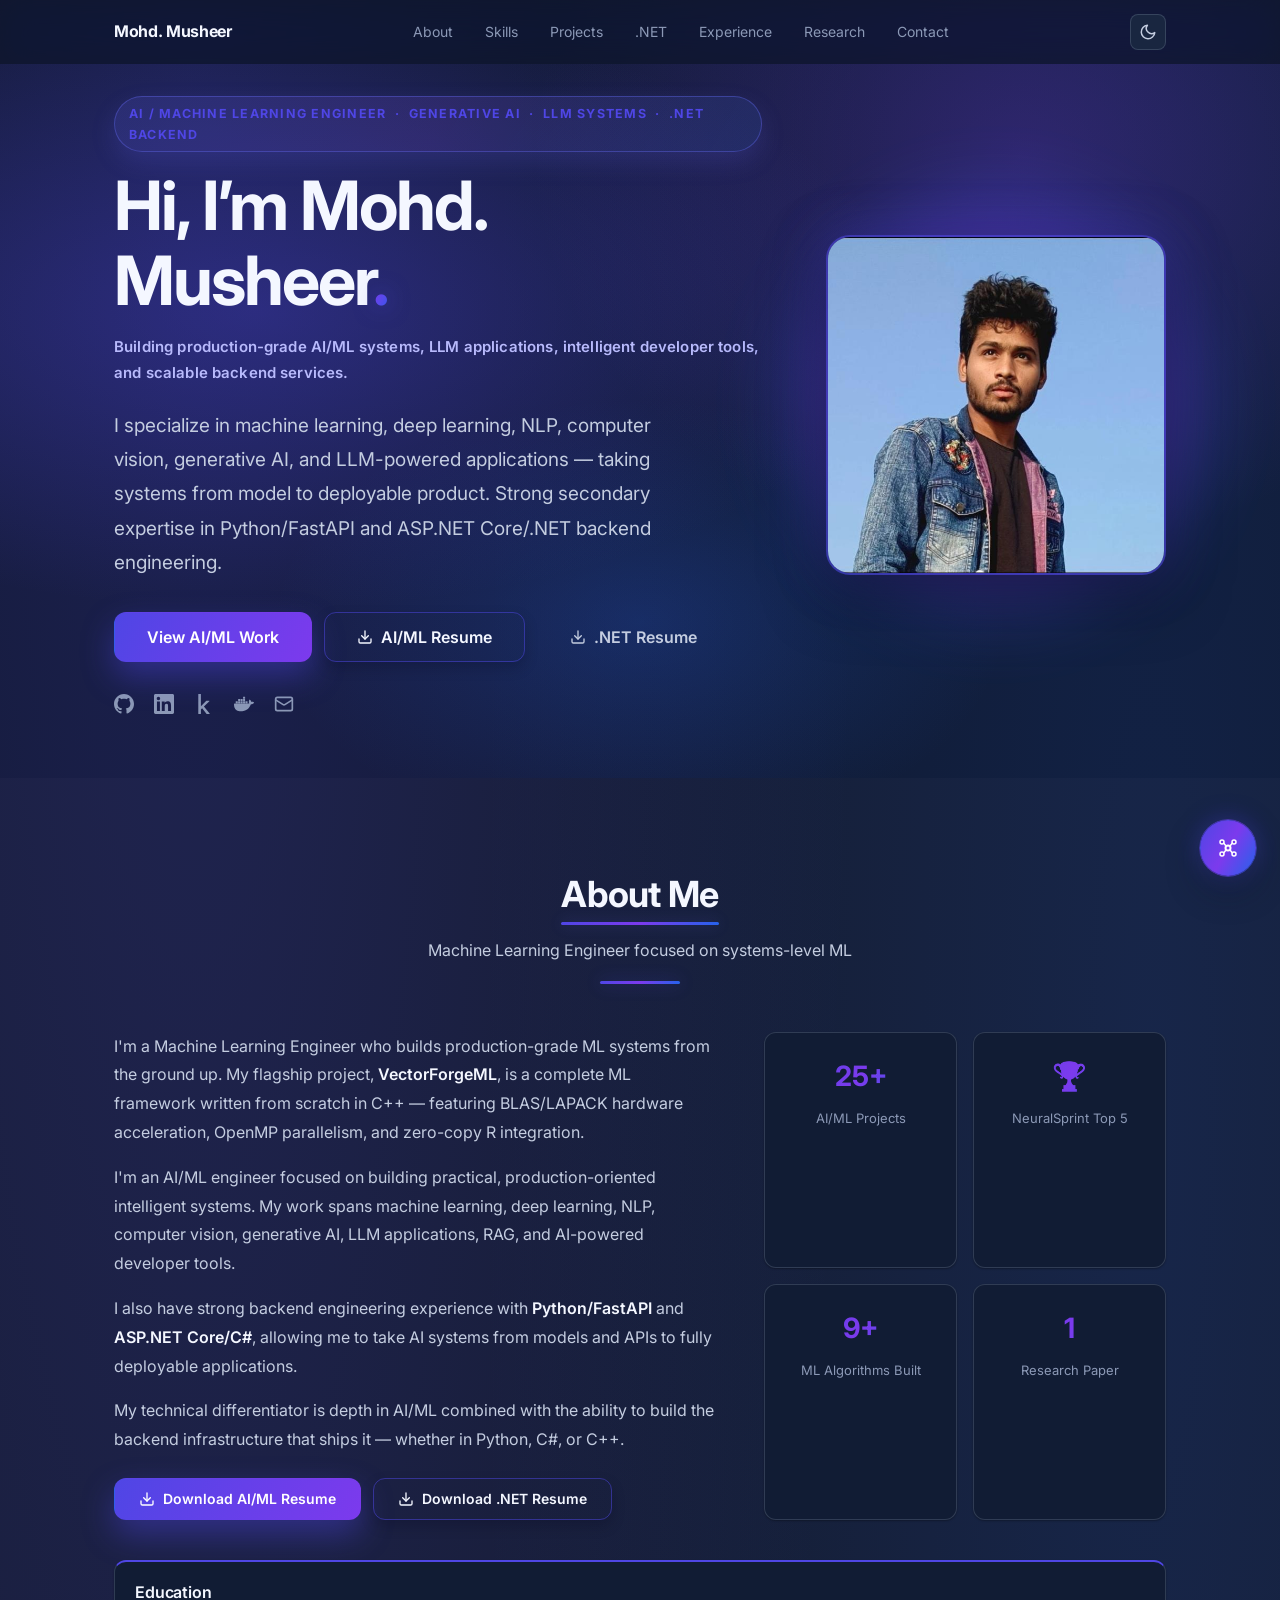
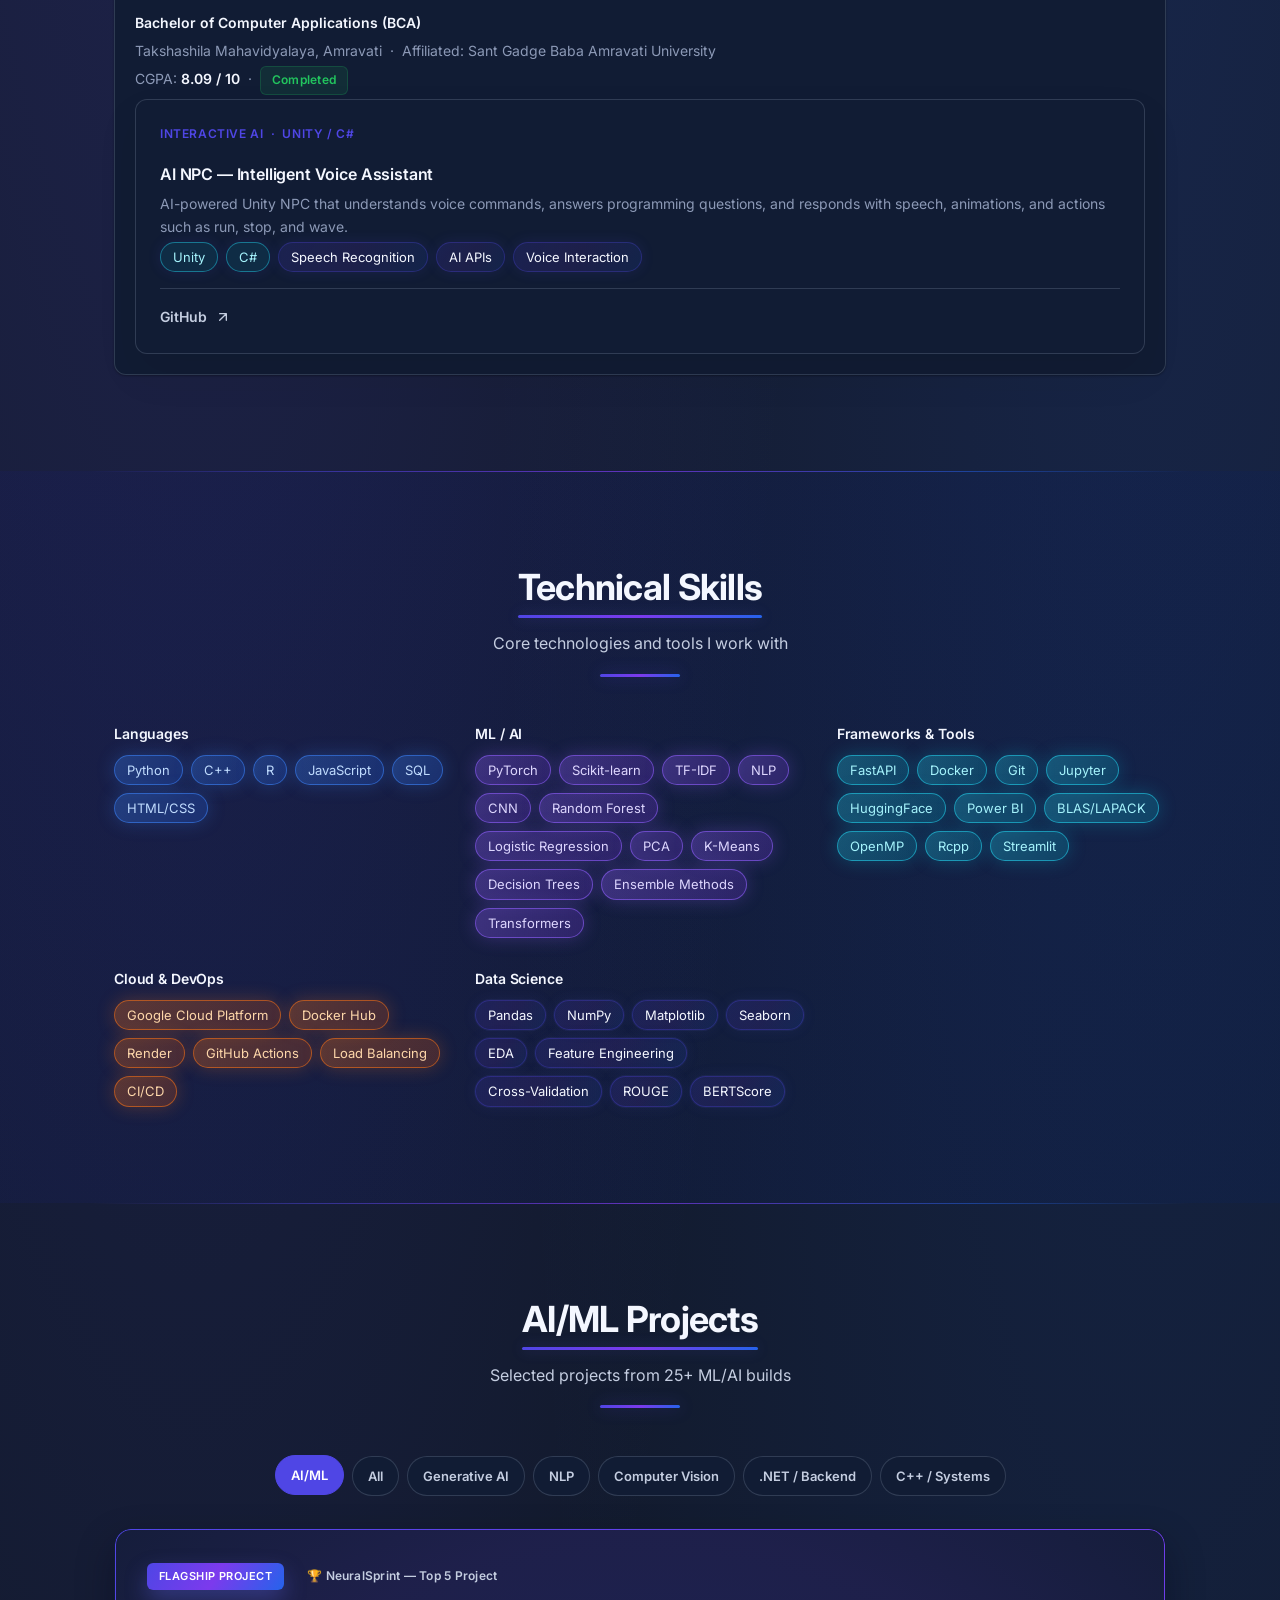
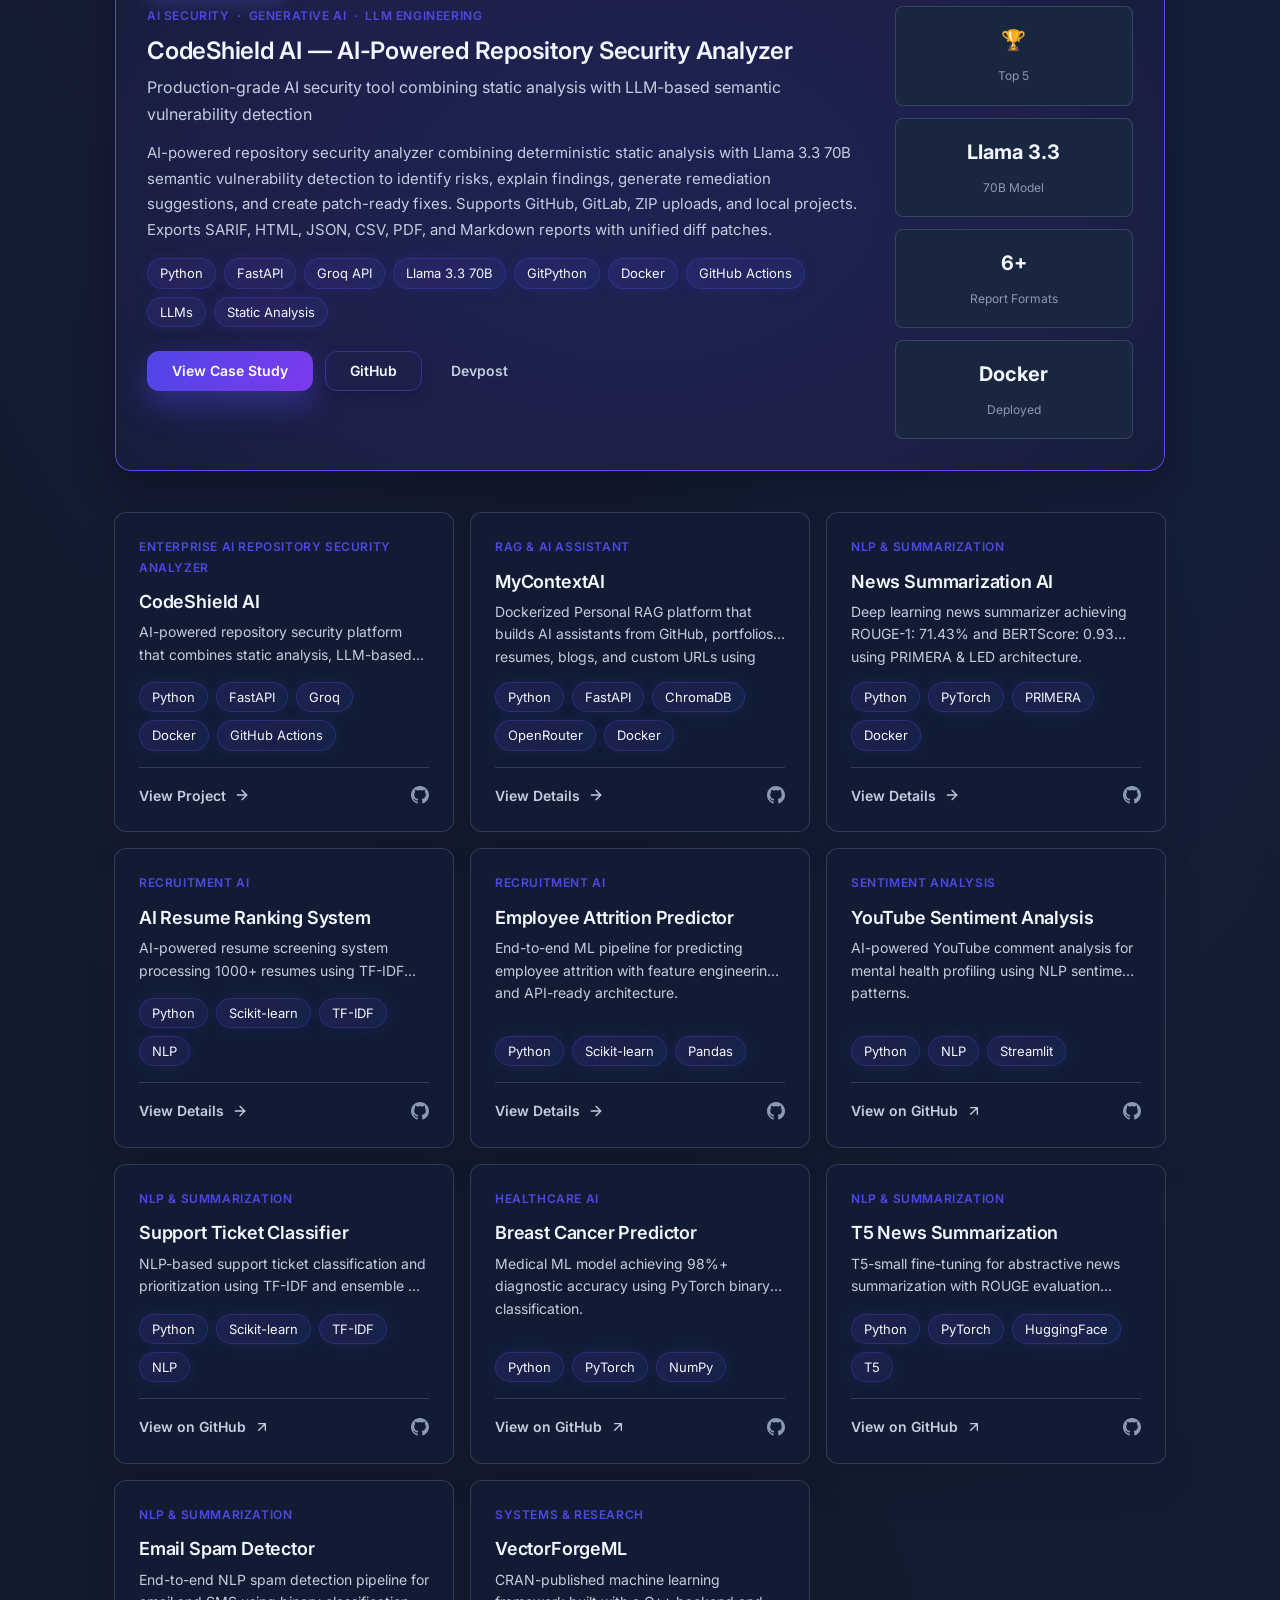
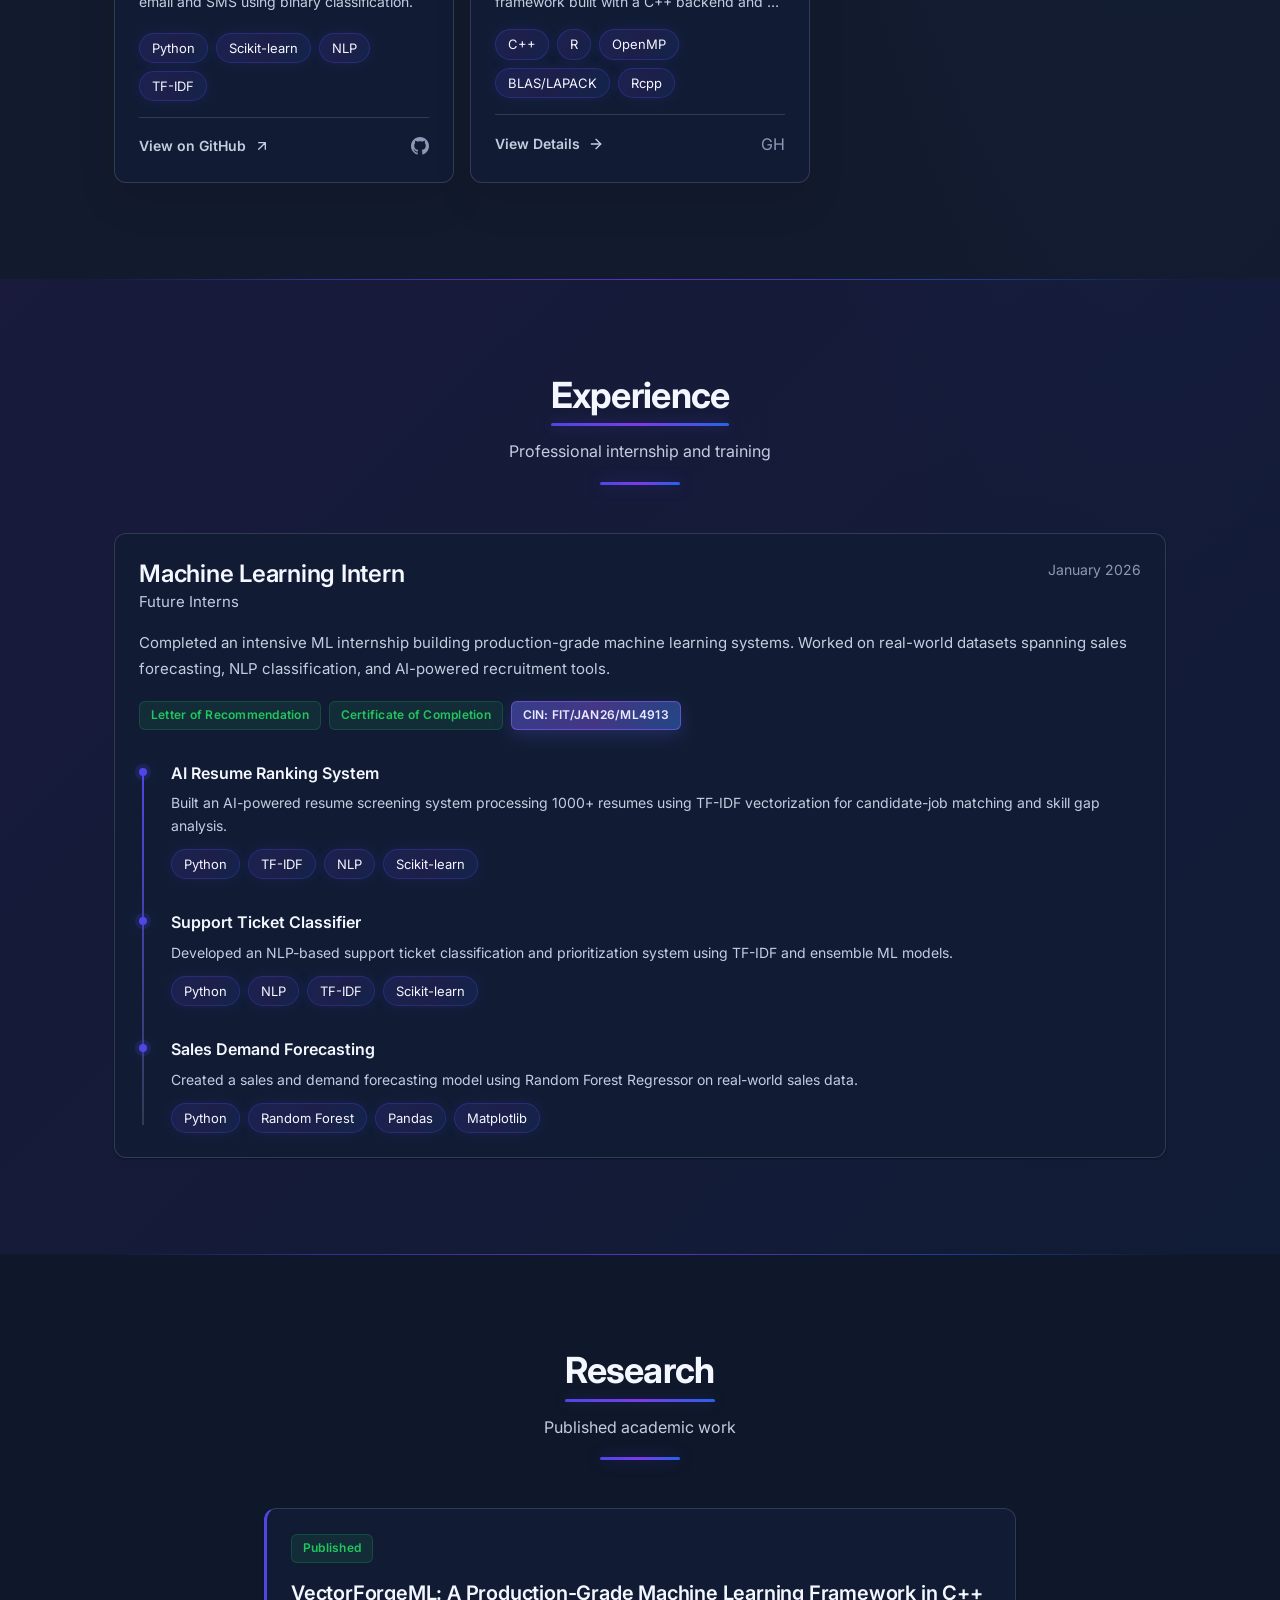
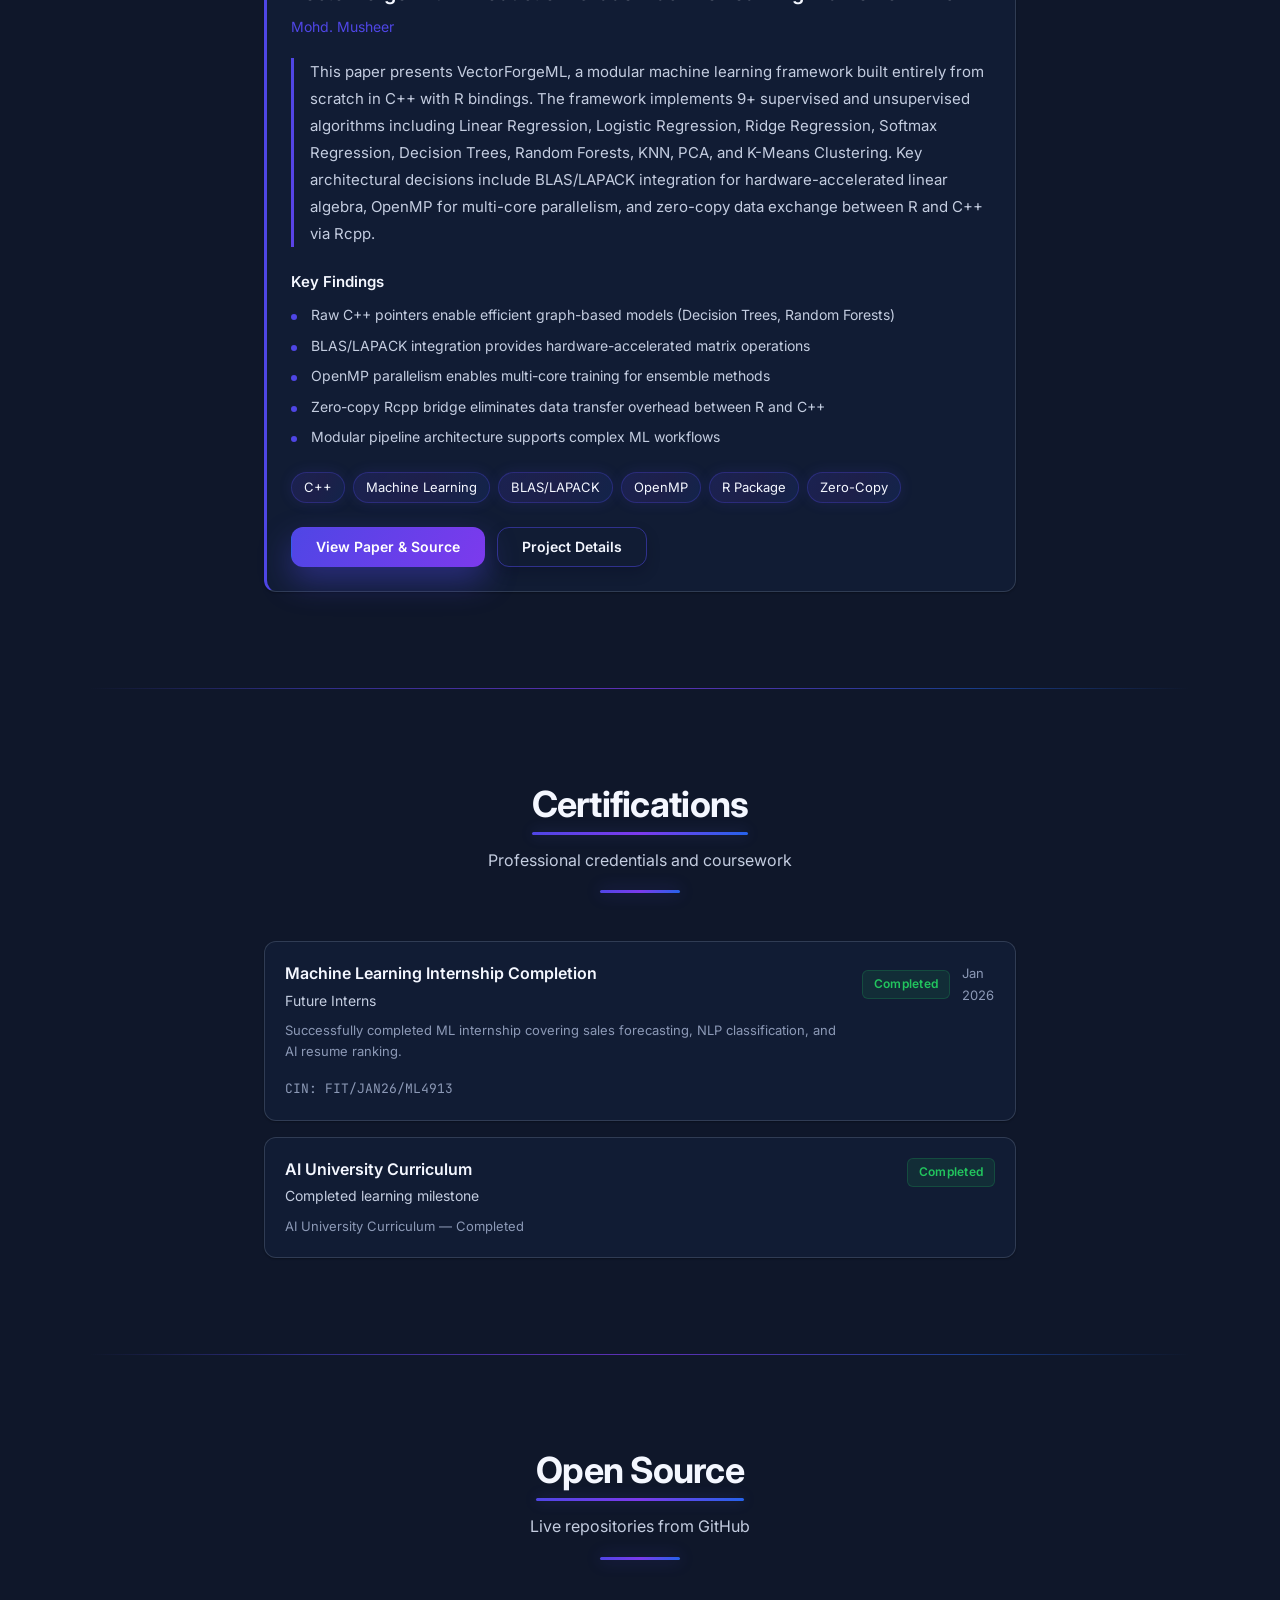
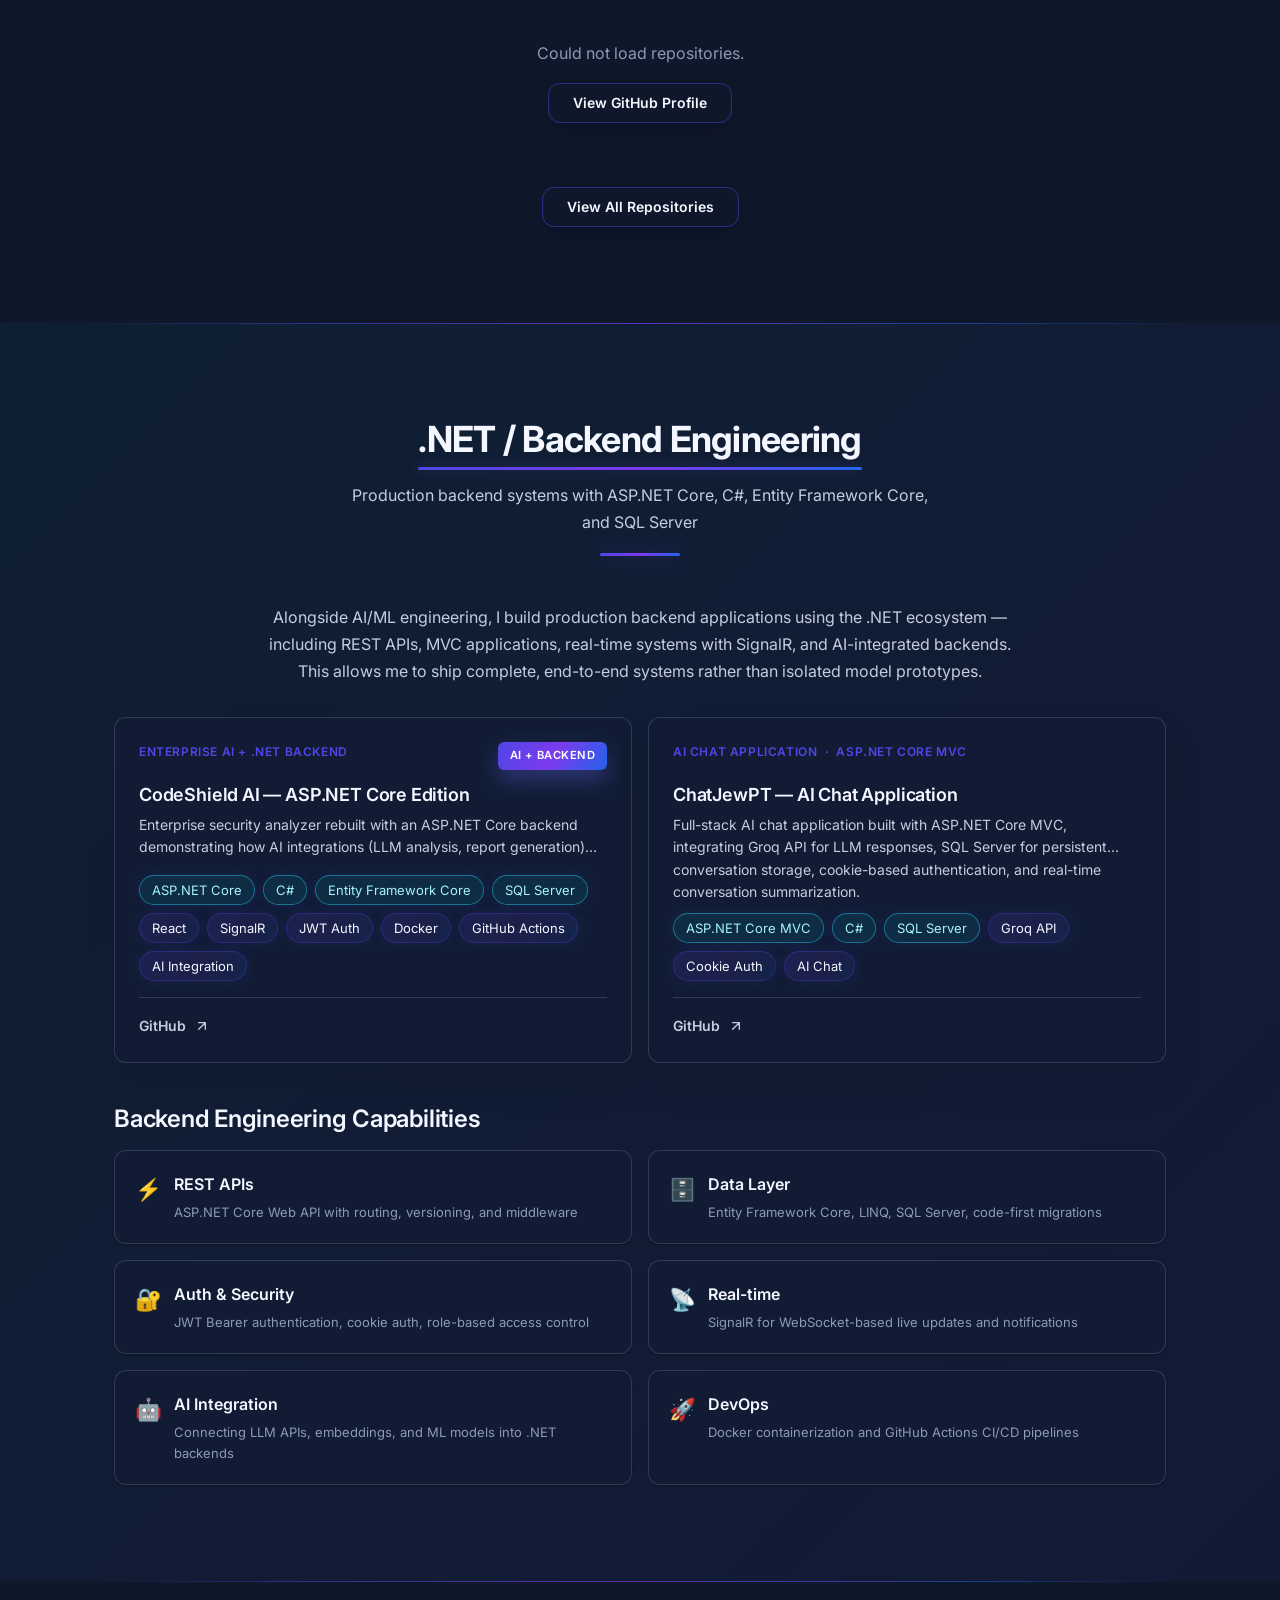
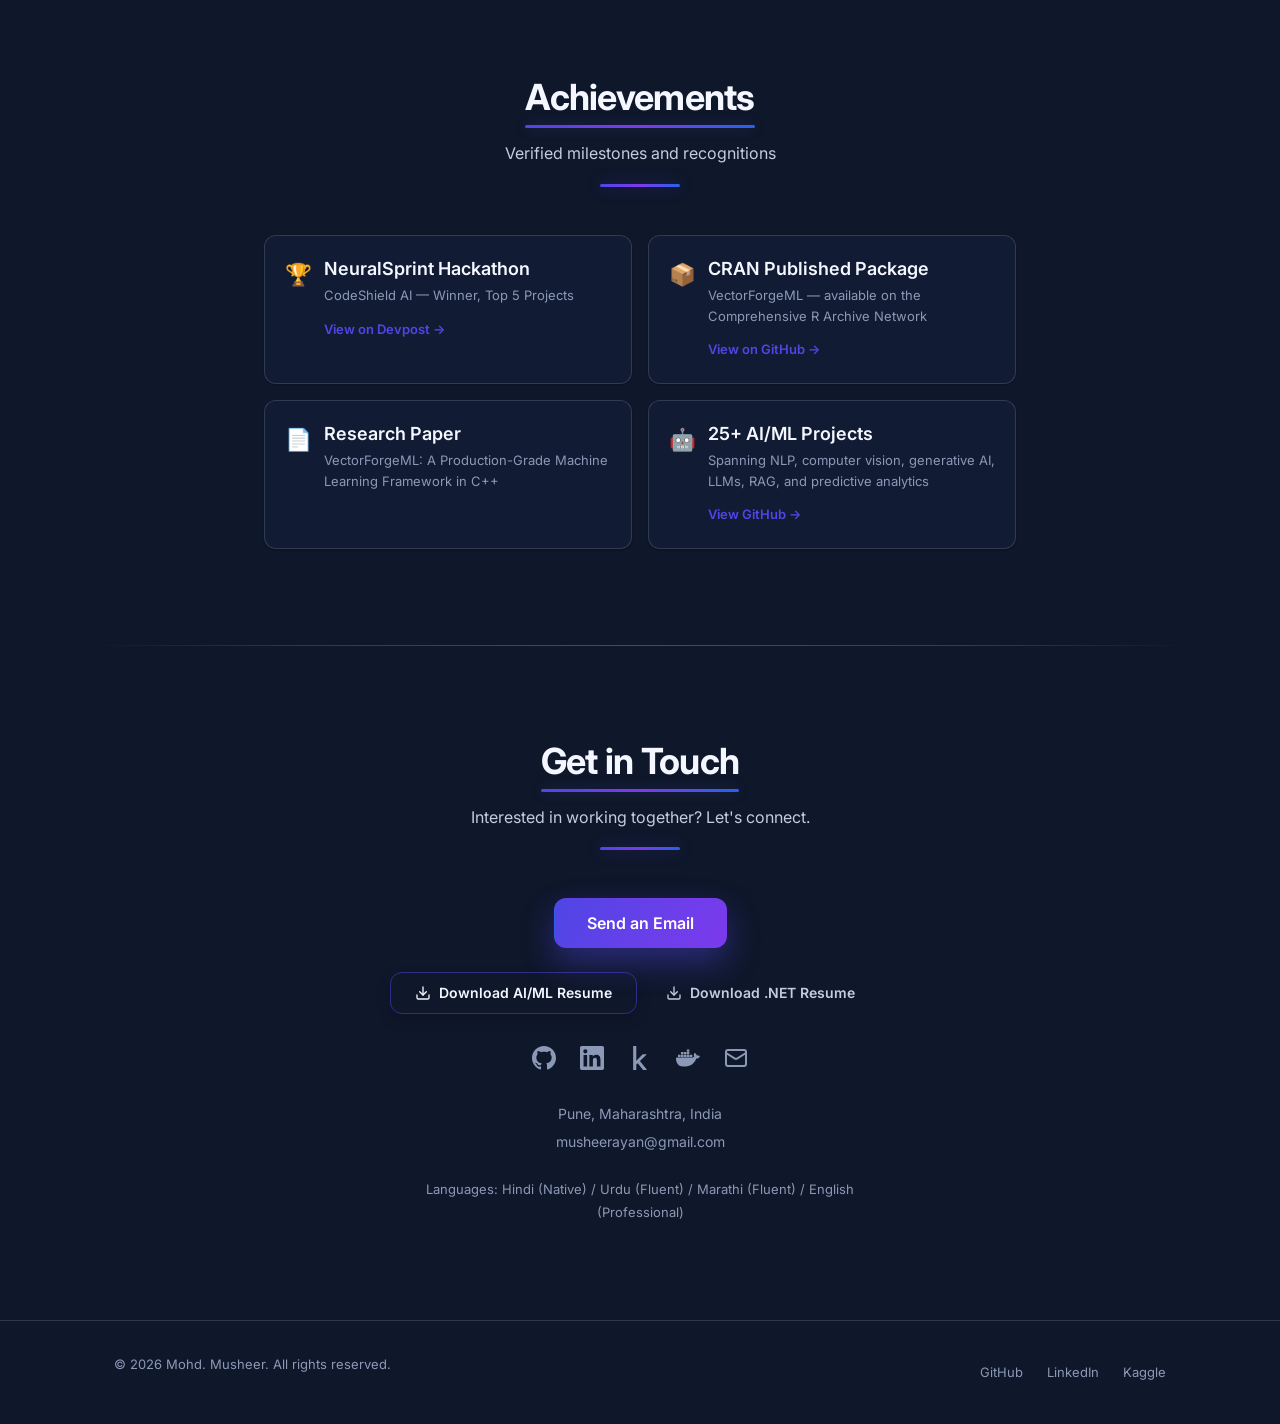
<file: index.html>
<!DOCTYPE html>
<html lang="en">

<head>
  <meta name="google-site-verification" content="2v3Vm_I7QxuozVMOxr_PA8rxeDSKzvWGS5AEVMY4oEE" />
  <meta charset="UTF-8">
  <meta name="viewport" content="width=device-width, initial-scale=1.0">

  <!-- Primary Meta Tags -->
  <title>Mohd. Musheer | AI/ML Engineer | Generative AI &amp; LLM Engineer</title>
  <meta name="title" content="Mohd. Musheer | AI/ML Engineer | Generative AI &amp; LLM Engineer">
  <meta name="description"
    content="Mohd. Musheer is an AI/ML Engineer building production-grade machine learning, Generative AI, LLM, RAG, NLP, computer vision, and .NET backend systems. Creator of VectorForgeML. Winner — NeuralSprint Top 5.">
  <meta name="keywords"
    content="Mohd Musheer, AI Engineer, Machine Learning Engineer, Generative AI Engineer, LLM Engineer, RAG Engineer, NLP Engineer, ASP.NET Core Developer, .NET Developer, C# Developer, Python ML, PyTorch, FastAPI, VectorForgeML, CodeShield AI, MyContextAI, musheer.me, Maharashtra ML Engineer, Indian AI Engineer, Hugging Face, Computer Vision, OpenCV">
  <meta name="author" content="Mohd. Musheer">
  <meta name="robots" content="index, follow, max-snippet:-1, max-image-preview:large, max-video-preview:-1">
  <link rel="canonical" href="https://musheer.me/">
  <meta name="theme-color" content="#4F46E5">

  <!-- Open Graph -->
  <meta property="og:type" content="website">
  <meta property="og:url" content="https://musheer.me/">
  <meta property="og:title" content="Mohd. Musheer | AI/ML Engineer | Generative AI &amp; LLM Engineer">
  <meta property="og:description"
    content="AI/ML Engineer building production-grade ML, Generative AI, LLM, RAG, NLP, Computer Vision systems and scalable .NET backend applications. Creator of VectorForgeML.">
  <meta property="og:image" content="https://musheer.me/assets/images/profilePhoto.png">
  <meta property="og:image:width" content="400">
  <meta property="og:image:height" content="400">
  <meta property="og:image:alt" content="Mohd. Musheer — AI/ML Engineer">
  <meta property="og:locale" content="en_US">
  <meta property="og:site_name" content="Mohd. Musheer — AI/ML Engineer Portfolio">

  <!-- Twitter -->
  <meta name="twitter:card" content="summary_large_image">
  <meta name="twitter:url" content="https://musheer.me/">
  <meta name="twitter:title" content="Mohd. Musheer | AI/ML Engineer | Generative AI &amp; LLM Engineer">
  <meta name="twitter:description"
    content="AI/ML Engineer building production-grade ML, GenAI, LLM, RAG, NLP, and .NET backend systems.">
  <meta name="twitter:image" content="https://musheer.me/assets/images/profilePhoto.png">
  <meta name="twitter:image:alt" content="Mohd. Musheer — AI/ML Engineer">

  <!-- Favicon -->
  <link rel="icon" type="image/svg+xml" href="./assets/icons/favicon.svg">

  <!-- Google Fonts -->
  <link rel="preconnect" href="https://fonts.googleapis.com">
  <link rel="preconnect" href="https://fonts.gstatic.com" crossorigin>
  <link
    href="https://fonts.googleapis.com/css2?family=Inter:wght@400;500;600;700&family=JetBrains+Mono:wght@400&display=swap"
    rel="stylesheet">

  <!-- Stylesheet -->
  <link rel="stylesheet" href="./style.css">

  <!-- Structured Data -->
  <script type="application/ld+json">
  {
    "@context": "https://schema.org",
    "@type": "Person",
    "name": "Mohd. Musheer",
    "alternateName": ["Mohd Musheer", "Mohammed Musheer", "Musheer"],
    "url": "https://musheer.me",
    "jobTitle": "AI / Machine Learning Engineer",
    "description": "AI/ML Engineer building production-grade machine learning, Generative AI, LLM applications, RAG systems, NLP, computer vision, and .NET backend systems. Creator of VectorForgeML and CodeShield AI, a NeuralSprint Top 5 project.",
    "image": "https://musheer.me/assets/images/profilePhoto.png",
    "email": "musheerayan@gmail.com",
    "nationality": { "@type": "Country", "name": "India" },
    "address": {
      "@type": "PostalAddress",
      "addressLocality": "Pune",
      "addressRegion": "Maharashtra",
      "addressCountry": "India"
    },
    "sameAs": [
      "https://github.com/mohd-musheer",
      "https://www.linkedin.com/in/mohdmusheer",
      "https://www.kaggle.com/almusheer",
      "https://hub.docker.com/u/mohdmusheer",
      "https://devpost.com/mohd-musheer"
    ],
    "knowsAbout": [
      "Machine Learning", "Deep Learning", "Generative AI", "Large Language Models", "RAG",
      "NLP", "Computer Vision", "AI Agents", "Python", "PyTorch", "Hugging Face Transformers",
      "FastAPI", "Docker", "C#", "ASP.NET Core", "Entity Framework Core", "SQL Server",
      "C++", "R", "BLAS/LAPACK", "OpenMP", "Rcpp", "Scikit-learn", "OpenCV",
      "ChromaDB", "PostgreSQL", "GitHub Actions", "CI/CD"
    ],
    "hasOccupation": {
      "@type": "Occupation",
      "name": "AI / Machine Learning Engineer",
      "occupationalCategory": "15-2051.00",
      "skills": "Machine Learning, Generative AI, LLMs, RAG, NLP, Computer Vision, Python, PyTorch, FastAPI, ASP.NET Core, C#, Docker"
    },
    "alumniOf": {
      "@type": "CollegeOrUniversity",
      "name": "Takshashila Mahavidyalaya, Amravati",
      "address": {
        "@type": "PostalAddress",
        "addressLocality": "Amravati",
        "addressRegion": "Maharashtra",
        "addressCountry": "India"
      }
    },
    "mainEntityOfPage": { "@type": "WebPage", "@id": "https://musheer.me/" }
  }
  </script>

  <!-- Website Structured Data -->
  <script type="application/ld+json">
  {
    "@context": "https://schema.org",
    "@type": "WebSite",
    "name": "Mohd. Musheer — AI/ML Engineer Portfolio",
    "alternateName": ["Musheer Portfolio", "Mohd Musheer Portfolio"],
    "url": "https://musheer.me",
    "description": "Portfolio of Mohd. Musheer — AI/ML Engineer specializing in Generative AI, LLMs, RAG, NLP, Computer Vision, and .NET backend engineering.",
    "author": { "@type": "Person", "name": "Mohd. Musheer" }
  }
  </script>
</head>

<body>

  <!-- ======== NAVIGATION ======== -->
  <nav class="nav" id="nav">
    <div class="container nav-inner">
      <a href="/" class="nav-logo">Mohd. Musheer</a>
      <div class="nav-links" id="nav-links">
        <a href="#about" class="nav-link">About</a>
        <a href="#skills" class="nav-link">Skills</a>
        <a href="#projects" class="nav-link">Projects</a>
        <a href="#dotnet" class="nav-link">.NET</a>
        <a href="#experience" class="nav-link">Experience</a>
        <a href="#research" class="nav-link">Research</a>
        <a href="#contact" class="nav-link">Contact</a>
      </div>
      <div class="nav-right">
        <button class="theme-toggle" id="theme-toggle" aria-label="Toggle theme">
          <svg class="theme-icon-moon" xmlns="http://www.w3.org/2000/svg" width="18" height="18" viewBox="0 0 24 24"
            fill="none" stroke="currentColor" stroke-width="2" stroke-linecap="round" stroke-linejoin="round">
            <path d="M21 12.79A9 9 0 1 1 11.21 3 7 7 0 0 0 21 12.79z" />
          </svg>
          <svg class="theme-icon-sun" xmlns="http://www.w3.org/2000/svg" width="18" height="18" viewBox="0 0 24 24"
            fill="none" stroke="currentColor" stroke-width="2" stroke-linecap="round" stroke-linejoin="round">
            <circle cx="12" cy="12" r="5" />
            <line x1="12" y1="1" x2="12" y2="3" />
            <line x1="12" y1="21" x2="12" y2="23" />
            <line x1="4.22" y1="4.22" x2="5.64" y2="5.64" />
            <line x1="18.36" y1="18.36" x2="19.78" y2="19.78" />
            <line x1="1" y1="12" x2="3" y2="12" />
            <line x1="21" y1="12" x2="23" y2="12" />
            <line x1="4.22" y1="19.78" x2="5.64" y2="18.36" />
            <line x1="18.36" y1="5.64" x2="19.78" y2="4.22" />
          </svg>
        </button>
        <button class="hamburger" id="hamburger" aria-label="Toggle menu" aria-expanded="false">
          <span></span><span></span><span></span>
        </button>
      </div>
    </div>
    <div class="mobile-menu" id="mobile-menu">
      <a href="#about" class="mobile-link">About</a>
      <a href="#skills" class="mobile-link">Skills</a>
      <a href="#projects" class="mobile-link">Projects</a>
      <a href="#dotnet" class="mobile-link">.NET</a>
      <a href="#experience" class="mobile-link">Experience</a>
      <a href="#research" class="mobile-link">Research</a>
      <a href="#contact" class="mobile-link">Contact</a>
    </div>
  </nav>

  <main>

    <!-- ======== HERO ======== -->
    <section class="hero" id="hero">
      <div class="container hero-inner">
        <div class="hero-content">
          <span class="hero-label">AI / Machine Learning Engineer &nbsp;&middot;&nbsp; Generative AI
            &nbsp;&middot;&nbsp; LLM Systems &nbsp;&middot;&nbsp; .NET Backend</span>
          <h1 class="hero-headline">Hi, I&rsquo;m Mohd. Musheer<span class="accent">.</span></h1>
          <p class="hero-sub">Building production-grade AI/ML systems, LLM applications, intelligent developer tools,
            and scalable backend services.</p>
          <p class="hero-summary">I specialize in machine learning, deep learning, NLP, computer vision, generative AI,
            and LLM-powered applications &mdash; taking systems from model to deployable product. Strong secondary
            expertise in Python/FastAPI and ASP.NET Core/.NET backend engineering.</p>
          <div class="hero-actions">
            <a href="#projects" class="btn btn-primary btn-lg" id="hero-view-work">View AI/ML Work</a>
            <a href="./assets/resumes/Mohd_Musheer_AI_ML_Resume.pdf" class="btn btn-outline btn-lg"
              id="hero-aiml-resume" target="_blank" rel="noopener noreferrer" download="Mohd_Musheer_AI_ML_Resume.pdf">
              <svg xmlns="http://www.w3.org/2000/svg" width="16" height="16" viewBox="0 0 24 24" fill="none"
                stroke="currentColor" stroke-width="2" stroke-linecap="round" stroke-linejoin="round"
                aria-hidden="true">
                <path d="M21 15v4a2 2 0 0 1-2 2H5a2 2 0 0 1-2-2v-4" />
                <polyline points="7 10 12 15 17 10" />
                <line x1="12" y1="15" x2="12" y2="3" />
              </svg>
              AI/ML Resume
            </a>
            <a href="./assets/resumes/Mohd_Musheer_DotNet_Resume.pdf" class="btn btn-ghost btn-lg"
              id="hero-dotnet-resume" target="_blank" rel="noopener noreferrer"
              download="Mohd_Musheer_DotNet_Resume.pdf">
              <svg xmlns="http://www.w3.org/2000/svg" width="16" height="16" viewBox="0 0 24 24" fill="none"
                stroke="currentColor" stroke-width="2" stroke-linecap="round" stroke-linejoin="round"
                aria-hidden="true">
                <path d="M21 15v4a2 2 0 0 1-2 2H5a2 2 0 0 1-2-2v-4" />
                <polyline points="7 10 12 15 17 10" />
                <line x1="12" y1="15" x2="12" y2="3" />
              </svg>
              .NET Resume
            </a>
          </div>
          <div class="hero-socials">
            <a href="https://github.com/mohd-musheer" target="_blank" rel="noopener" aria-label="GitHub"><svg
                xmlns="http://www.w3.org/2000/svg" width="20" height="20" viewBox="0 0 24 24" fill="currentColor">
                <path
                  d="M12 0c-6.626 0-12 5.373-12 12 0 5.302 3.438 9.8 8.207 11.387.599.111.793-.261.793-.577v-2.234c-3.338.726-4.033-1.416-4.033-1.416-.546-1.387-1.333-1.756-1.333-1.756-1.089-.745.083-.729.083-.729 1.205.084 1.839 1.237 1.839 1.237 1.07 1.834 2.807 1.304 3.492.997.107-.775.418-1.305.762-1.604-2.665-.305-5.467-1.334-5.467-5.931 0-1.311.469-2.381 1.236-3.221-.124-.303-.535-1.524.117-3.176 0 0 1.008-.322 3.301 1.23.957-.266 1.983-.399 3.003-.404 1.02.005 2.047.138 3.006.404 2.291-1.552 3.297-1.23 3.297-1.23.653 1.653.242 2.874.118 3.176.77.84 1.235 1.911 1.235 3.221 0 4.609-2.807 5.624-5.479 5.921.43.372.823 1.102.823 2.222v3.293c0 .319.192.694.801.576 4.765-1.589 8.199-6.086 8.199-11.386 0-6.627-5.373-12-12-12z" />
              </svg></a>
            <a href="https://www.linkedin.com/in/mohdmusheer" target="_blank" rel="noopener" aria-label="LinkedIn"><svg
                xmlns="http://www.w3.org/2000/svg" width="20" height="20" viewBox="0 0 24 24" fill="currentColor">
                <path
                  d="M20.447 20.452h-3.554v-5.569c0-1.328-.027-3.037-1.852-3.037-1.853 0-2.136 1.445-2.136 2.939v5.667H9.351V9h3.414v1.561h.046c.477-.9 1.637-1.85 3.37-1.85 3.601 0 4.267 2.37 4.267 5.455v6.286zM5.337 7.433c-1.144 0-2.063-.926-2.063-2.065 0-1.138.92-2.063 2.063-2.063 1.14 0 2.064.925 2.064 2.063 0 1.139-.925 2.065-2.064 2.065zm1.782 13.019H3.555V9h3.564v11.452zM22.225 0H1.771C.792 0 0 .774 0 1.729v20.542C0 23.227.792 24 1.771 24h20.451C23.2 24 24 23.227 24 22.271V1.729C24 .774 23.2 0 22.222 0h.003z" />
              </svg></a>
            <a href="https://www.kaggle.com/almusheer" target="_blank" rel="noopener" aria-label="Kaggle"><svg
                xmlns="http://www.w3.org/2000/svg" width="20" height="20" viewBox="0 0 24 24" fill="currentColor">
                <path
                  d="M18.825 23.859c-.022.092-.117.141-.281.141h-3.139c-.187 0-.351-.082-.492-.248l-5.178-6.589-1.448 1.374v5.111c0 .235-.117.352-.351.352H5.505c-.236 0-.354-.117-.354-.352V.353c0-.233.118-.353.354-.353h2.431c.234 0 .351.12.351.353v14.343l6.203-6.272c.165-.165.33-.246.495-.246h3.239c.144 0 .236.06.281.18.046.149.034.238-.036.27l-6.555 6.344 6.836 8.507c.095.104.117.208.075.323z" />
              </svg></a>
            <a href="https://hub.docker.com/u/mohdmusheer" target="_blank" rel="noopener" aria-label="Docker Hub"><svg
                xmlns="http://www.w3.org/2000/svg" width="20" height="20" viewBox="0 0 24 24" fill="currentColor">
                <path
                  d="M13.983 11.078h2.119a.186.186 0 00.186-.185V9.006a.186.186 0 00-.186-.186h-2.119a.185.185 0 00-.185.185v1.888c0 .102.083.185.185.185m-2.954-5.43h2.118a.186.186 0 00.186-.186V3.574a.186.186 0 00-.186-.185h-2.118a.185.185 0 00-.185.185v1.888c0 .102.082.185.185.186m0 2.716h2.118a.187.187 0 00.186-.186V6.29a.186.186 0 00-.186-.185h-2.118a.185.185 0 00-.185.185v1.887c0 .102.082.185.185.186m-2.93 0h2.12a.186.186 0 00.184-.186V6.29a.185.185 0 00-.185-.185H8.1a.185.185 0 00-.185.185v1.887c0 .102.083.185.185.186m-2.964 0h2.119a.186.186 0 00.185-.186V6.29a.186.186 0 00-.185-.185H5.136a.186.186 0 00-.186.185v1.887c0 .102.084.185.186.186m5.893 2.715h2.118a.186.186 0 00.186-.185V9.006a.186.186 0 00-.186-.186h-2.118a.185.185 0 00-.185.185v1.888c0 .102.082.185.185.185m-2.93 0h2.12a.185.185 0 00.184-.185V9.006a.185.185 0 00-.184-.186h-2.12a.185.185 0 00-.184.185v1.888c0 .102.083.185.185.185m-2.964 0h2.119a.186.186 0 00.185-.185V9.006a.186.186 0 00-.185-.186H5.136a.186.186 0 00-.186.185v1.888c0 .102.084.185.186.185m-2.92 0h2.12a.185.185 0 00.184-.185V9.006a.185.185 0 00-.184-.186h-2.12a.186.186 0 00-.186.186v1.887c0 .102.084.185.186.185M23.763 9.89c-.065-.051-.672-.51-1.954-.51-.338.001-.676.03-1.01.087-.248-1.7-1.653-2.53-1.716-2.566l-.344-.199-.226.327c-.284.438-.49.922-.612 1.43-.23.97-.09 1.882.403 2.661-.595.332-1.55.413-1.744.42H.751a.751.751 0 00-.75.748 11.376 11.376 0 00.692 4.062c.545 1.428 1.355 2.48 2.41 3.124 1.18.723 3.1 1.137 5.275 1.137.983.003 1.963-.086 2.93-.266a12.248 12.248 0 003.823-1.389c.98-.567 1.86-1.288 2.61-2.136 1.252-1.418 1.998-2.997 2.553-4.4h.221c1.372 0 2.215-.549 2.68-1.009.309-.293.55-.65.707-1.046l.098-.288Z" />
              </svg></a>
            <a href="mailto:musheerayan@gmail.com" aria-label="Email"><svg xmlns="http://www.w3.org/2000/svg" width="20"
                height="20" viewBox="0 0 24 24" fill="none" stroke="currentColor" stroke-width="2"
                stroke-linecap="round" stroke-linejoin="round">
                <rect x="2" y="4" width="20" height="16" rx="2" />
                <path d="m22 7-8.97 5.7a1.94 1.94 0 0 1-2.06 0L2 7" />
              </svg></a>
          </div>
        </div>
        <div class="hero-photo-wrapper">
          <div class="hero-photo-glow"></div>
          <div class="hero-photo">
            <img src="./assets/images/profilePhoto.png" alt="Mohd. Musheer — AI/ML Engineer" width="400" height="400"
              loading="eager">
          </div>
        </div>
      </div>
    </section>

    <!-- ======== ABOUT ======== -->
    <section class="section about" id="about">
      <div class="container">
        <div class="section-header">
          <h2>About Me</h2>
          <p>Machine Learning Engineer focused on systems-level ML</p>
          <div class="section-rule"></div>
        </div>
        <div class="about-content reveal">
          <div class="about-text">
            <p>I'm a Machine Learning Engineer who builds production-grade ML systems from the ground up. My flagship
              project, <strong>VectorForgeML</strong>, is a complete ML framework written from scratch in C++ —
              featuring BLAS/LAPACK hardware acceleration, OpenMP parallelism, and zero-copy R integration.</p>
            <p>I'm an AI/ML engineer focused on building practical, production-oriented intelligent systems. My work
              spans machine learning, deep learning, NLP, computer vision, generative AI, LLM applications, RAG, and
              AI-powered developer tools.</p>
            <p>I also have strong backend engineering experience with <strong>Python/FastAPI</strong> and
              <strong>ASP.NET Core/C#</strong>, allowing me to take AI systems from models and APIs to fully deployable
              applications.</p>
            <p>My technical differentiator is depth in AI/ML combined with the ability to build the backend
              infrastructure that ships it &mdash; whether in Python, C#, or C++.</p>
            <div class="about-resume-row">
              <a href="./assets/resumes/Mohd_Musheer_AI_ML_Resume.pdf" class="btn btn-primary" id="about-aiml-resume"
                target="_blank" rel="noopener noreferrer" download="Mohd_Musheer_AI_ML_Resume.pdf">
                <svg xmlns="http://www.w3.org/2000/svg" width="15" height="15" viewBox="0 0 24 24" fill="none"
                  stroke="currentColor" stroke-width="2" stroke-linecap="round" stroke-linejoin="round"
                  aria-hidden="true">
                  <path d="M21 15v4a2 2 0 0 1-2 2H5a2 2 0 0 1-2-2v-4" />
                  <polyline points="7 10 12 15 17 10" />
                  <line x1="12" y1="15" x2="12" y2="3" />
                </svg>
                Download AI/ML Resume
              </a>
              <a href="./assets/resumes/Mohd_Musheer_DotNet_Resume.pdf" class="btn btn-outline" id="about-dotnet-resume"
                target="_blank" rel="noopener noreferrer" download="Mohd_Musheer_DotNet_Resume.pdf">
                <svg xmlns="http://www.w3.org/2000/svg" width="15" height="15" viewBox="0 0 24 24" fill="none"
                  stroke="currentColor" stroke-width="2" stroke-linecap="round" stroke-linejoin="round"
                  aria-hidden="true">
                  <path d="M21 15v4a2 2 0 0 1-2 2H5a2 2 0 0 1-2-2v-4" />
                  <polyline points="7 10 12 15 17 10" />
                  <line x1="12" y1="15" x2="12" y2="3" />
                </svg>
                Download .NET Resume
              </a>
            </div>
          </div>
          <div class="about-stats">
            <div class="stat-card reveal-child">
              <span class="stat-value">25+</span>
              <span class="stat-label">AI/ML Projects</span>
            </div>
            <div class="stat-card reveal-child">
              <span class="stat-value">&#x1F3C6;</span>
              <span class="stat-label">NeuralSprint Top 5</span>
            </div>
            <div class="stat-card reveal-child">
              <span class="stat-value">9+</span>
              <span class="stat-label">ML Algorithms Built</span>
            </div>
            <div class="stat-card reveal-child">
              <span class="stat-value">1</span>
              <span class="stat-label">Research Paper</span>
            </div>
          </div>
        </div>
        <div class="about-education reveal">
          <h3>Education</h3>
          <p><strong>Bachelor of Computer Applications (BCA)</strong></p>
          <p>Takshashila Mahavidyalaya, Amravati &nbsp;&middot;&nbsp; Affiliated: Sant Gadge Baba Amravati University
          </p>
          <p>CGPA: <strong>8.09 / 10</strong> &nbsp;&middot;&nbsp; <span class="badge badge-success">Completed</span>
          </p>
          <article class="card dotnet-card reveal-child">
            <div class="dotnet-card-header">
              <span class="card-category">Interactive AI &nbsp;&middot;&nbsp; Unity / C#</span>
            </div>
            <h3 class="card-title">AI NPC &mdash; Intelligent Voice Assistant</h3>
            <p class="card-desc">AI-powered Unity NPC that understands voice commands, answers programming questions,
              and responds with speech, animations, and actions such as run, stop, and wave.</p>
            <div class="dotnet-stack-pills">
              <span class="tag tag-dotnet">Unity</span><span class="tag tag-dotnet">C#</span>
              <span class="tag">Speech Recognition</span><span class="tag">AI APIs</span>
              <span class="tag">Voice Interaction</span>
            </div>
            <div class="card-footer">
              <a href="https://github.com/mohd-musheer/AI-NPC-Unity" class="card-link" target="_blank" rel="noopener">GitHub <svg
                  xmlns="http://www.w3.org/2000/svg" width="16" height="16" viewBox="0 0 24 24" fill="none"
                  stroke="currentColor" stroke-width="2" stroke-linecap="round" stroke-linejoin="round">
                  <path d="M7 17l9.2-9.2M17 17V7H7" />
                </svg></a>
            </div>
          </article>
        </div>
      </div>
    </section>

    <!-- ======== SKILLS ======== -->
    <section class="section skills" id="skills">
      <div class="container">
        <div class="section-header">
          <h2>Technical Skills</h2>
          <p>Core technologies and tools I work with</p>
          <div class="section-rule"></div>
        </div>
        <div class="skills-grid reveal">
          <div class="reveal-child skill-group skill-group-languages">
            <h3 class="skill-group-title">Languages</h3>
            <div class="skill-tags">
              <span class="tag">Python</span>
              <span class="tag">C++</span>
              <span class="tag">R</span>
              <span class="tag">JavaScript</span>
              <span class="tag">SQL</span>
              <span class="tag">HTML/CSS</span>
            </div>
          </div>
          <div class="reveal-child skill-group skill-group-ml">
            <h3 class="skill-group-title">ML / AI</h3>
            <div class="skill-tags">
              <span class="tag">PyTorch</span>
              <span class="tag">Scikit-learn</span>
              <span class="tag">TF-IDF</span>
              <span class="tag">NLP</span>
              <span class="tag">CNN</span>
              <span class="tag">Random Forest</span>
              <span class="tag">Logistic Regression</span>
              <span class="tag">PCA</span>
              <span class="tag">K-Means</span>
              <span class="tag">Decision Trees</span>
              <span class="tag">Ensemble Methods</span>
              <span class="tag">Transformers</span>
            </div>
          </div>
          <div class="reveal-child skill-group skill-group-frameworks">
            <h3 class="skill-group-title">Frameworks & Tools</h3>
            <div class="skill-tags">
              <span class="tag">FastAPI</span>
              <span class="tag">Docker</span>
              <span class="tag">Git</span>
              <span class="tag">Jupyter</span>
              <span class="tag">HuggingFace</span>
              <span class="tag">Power BI</span>
              <span class="tag">BLAS/LAPACK</span>
              <span class="tag">OpenMP</span>
              <span class="tag">Rcpp</span>
              <span class="tag">Streamlit</span>
            </div>
          </div>
          <div class="reveal-child skill-group skill-group-devops">
            <h3 class="skill-group-title">Cloud & DevOps</h3>
            <div class="skill-tags">
              <span class="tag">Google Cloud Platform</span>
              <span class="tag">Docker Hub</span>
              <span class="tag">Render</span>
              <span class="tag">GitHub Actions</span>
              <span class="tag">Load Balancing</span>
              <span class="tag">CI/CD</span>
            </div>
          </div>
          <div class="reveal-child skill-group">
            <h3 class="skill-group-title">Data Science</h3>
            <div class="skill-tags">
              <span class="tag">Pandas</span>
              <span class="tag">NumPy</span>
              <span class="tag">Matplotlib</span>
              <span class="tag">Seaborn</span>
              <span class="tag">EDA</span>
              <span class="tag">Feature Engineering</span>
              <span class="tag">Cross-Validation</span>
              <span class="tag">ROUGE</span>
              <span class="tag">BERTScore</span>
            </div>
          </div>
        </div>
      </div>
    </section>

    <!-- ======== PROJECTS ======== -->
    <section class="section projects" id="projects">
      <div class="container">
        <div class="section-header">
          <h2>AI/ML Projects</h2>
          <p>Selected projects from 25+ ML/AI builds</p>
          <div class="section-rule"></div>
        </div>

        <!-- Filter Tabs -->
        <div class="project-filters" role="tablist" aria-label="Filter projects by category">
          <button class="filter-btn active" data-filter="aiml" role="tab" aria-selected="true">AI/ML</button>
          <button class="filter-btn" data-filter="all" role="tab" aria-selected="false">All</button>
          <button class="filter-btn" data-filter="genai" role="tab" aria-selected="false">Generative AI</button>
          <button class="filter-btn" data-filter="nlp" role="tab" aria-selected="false">NLP</button>
          <button class="filter-btn" data-filter="cv" role="tab" aria-selected="false">Computer Vision</button>
          <button class="filter-btn" data-filter="dotnet" role="tab" aria-selected="false">.NET / Backend</button>
          <button class="filter-btn" data-filter="systems" role="tab" aria-selected="false">C++ / Systems</button>
        </div>

        <!-- Featured: CodeShield AI -->
        <div class="project-featured reveal" data-category="aiml genai">
          <div class="project-featured-badge">
            <span class="badge badge-flagship">Flagship Project</span>
            <span class="badge badge-hackathon" style="margin-left: 8px;">&#x1F3C6; NeuralSprint &mdash; Top 5
              Project</span>
          </div>
          <div class="project-featured-inner">
            <div class="project-featured-info">
              <span class="card-category" style="margin-bottom:0.5rem;display:block;">AI Security &nbsp;&middot;&nbsp;
                Generative AI &nbsp;&middot;&nbsp; LLM Engineering</span>
              <h3>CodeShield AI &mdash; AI-Powered Repository Security Analyzer</h3>
              <p class="project-tagline">Production-grade AI security tool combining static analysis with LLM-based
                semantic vulnerability detection</p>
              <p class="project-desc">AI-powered repository security analyzer combining deterministic static analysis
                with Llama 3.3 70B semantic vulnerability detection to identify risks, explain findings, generate
                remediation suggestions, and create patch-ready fixes. Supports GitHub, GitLab, ZIP uploads, and local
                projects. Exports SARIF, HTML, JSON, CSV, PDF, and Markdown reports with unified diff patches.</p>
              <div class="project-tags">
                <span class="tag">Python</span><span class="tag">FastAPI</span>
                <span class="tag">Groq API</span><span class="tag">Llama 3.3 70B</span>
                <span class="tag">GitPython</span><span class="tag">Docker</span>
                <span class="tag">GitHub Actions</span><span class="tag">LLMs</span>
                <span class="tag">Static Analysis</span>
              </div>
              <div class="project-actions">
                <a href="./projects/codeshield-ai.html" class="btn btn-primary">View Case Study</a>
                <a href="https://github.com/mohd-musheer/CodeShield-AI" class="btn btn-outline" target="_blank"
                  rel="noopener">GitHub</a>
                <a href="https://devpost.com/software/codeshield-ai-bmkfu2" class="btn btn-ghost" target="_blank"
                  rel="noopener">Devpost</a>
              </div>
            </div>
            <div class="project-featured-metrics">
              <div class="metric"><span class="metric-val">&#x1F3C6;</span><span class="metric-label">Top 5</span></div>
              <div class="metric"><span class="metric-val">Llama 3.3</span><span class="metric-label">70B Model</span>
              </div>
              <div class="metric"><span class="metric-val">6+</span><span class="metric-label">Report Formats</span>
              </div>
              <div class="metric"><span class="metric-val">Docker</span><span class="metric-label">Deployed</span></div>
            </div>
          </div>
        </div>

        <!-- Project Grid -->
        <div class="project-grid reveal" id="project-grid">

          <!-- MyContextAI -->
          <article class="card project-card reveal-child" data-category="aiml genai dotnet">
            <span class="card-category">Enterprise AI Repository Security Analyzer</span>
            <h3 class="card-title">CodeShield AI</h3>
            <p class="card-desc">AI-powered repository security platform that combines static analysis, LLM-based
              semantic vulnerability detection, cross-file reasoning, and automated security reporting for GitHub,
              GitLab, ZIP archives, and local projects.</p>
            <div class="card-tags">
              <span class="tag">Python</span>
              <span class="tag">FastAPI</span>
              <span class="tag">Groq</span>
              <span class="tag">Docker</span>
              <span class="tag">GitHub Actions</span>
            </div>
            <div class="card-footer">
              <a href="./projects/codeshield-ai.html" class="card-link">View Project <svg
                  xmlns="http://www.w3.org/2000/svg" width="16" height="16" viewBox="0 0 24 24" fill="none"
                  stroke="currentColor" stroke-width="2" stroke-linecap="round" stroke-linejoin="round">
                  <path d="M5 12h14" />
                  <path d="m12 5 7 7-7 7" />
                </svg></a>
              <a href="https://github.com/mohd-musheer/CodeShield-AI" target="_blank" rel="noopener" class="card-icon"
                aria-label="CodeShield AI on GitHub"><svg xmlns="http://www.w3.org/2000/svg" width="18" height="18"
                  viewBox="0 0 24 24" fill="currentColor">
                  <path
                    d="M12 0c-6.626 0-12 5.373-12 12 0 5.302 3.438 9.8 8.207 11.387.599.111.793-.261.793-.577v-2.234c-3.338.726-4.033-1.416-4.033-1.416-.546-1.387-1.333-1.756-1.333-1.756-1.089-.745.083-.729.083-.729 1.205.084 1.839 1.237 1.839 1.237 1.07 1.834 2.807 1.304 3.492.997.107-.775.418-1.305.762-1.604-2.665-.305-5.467-1.334-5.467-5.931 0-1.311.469-2.381 1.236-3.221-.124-.303-.535-1.524.117-3.176 0 0 1.008-.322 3.301 1.23.957-.266 1.983-.399 3.003-.404 1.02.005 2.047.138 3.006.404 2.291-1.552 3.297-1.23 3.297-1.23.653 1.653.242 2.874.118 3.176.77.84 1.235 1.911 1.235 3.221 0 4.609-2.807 5.624-5.479 5.921.43.372.823 1.102.823 2.222v3.293c0 .319.192.694.801.576 4.765-1.589 8.199-6.086 8.199-11.386 0-6.627-5.373-12-12-12z" />
                </svg></a>
            </div>
          </article>

          <!-- MyContextAI -->
          <article class="card project-card reveal-child" data-category="aiml genai">
            <span class="card-category">RAG & AI Assistant</span>

            <h3 class="card-title">MyContextAI</h3>

            <p class="card-desc">
              Dockerized Personal RAG platform that builds AI assistants from GitHub,
              portfolios, resumes, blogs, and custom URLs using ChromaDB semantic retrieval.
            </p>

            <div class="card-tags">
              <span class="tag">Python</span>
              <span class="tag">FastAPI</span>
              <span class="tag">ChromaDB</span>
              <span class="tag">OpenRouter</span>
              <span class="tag">Docker</span>
            </div>

            <div class="card-footer">
              <a href="./projects/mycontextai.html" class="card-link">
                View Details
                <svg xmlns="http://www.w3.org/2000/svg" width="16" height="16" viewBox="0 0 24 24" fill="none"
                  stroke="currentColor" stroke-width="2" stroke-linecap="round" stroke-linejoin="round">
                  <path d="M5 12h14" />
                  <path d="m12 5 7 7-7 7" />
                </svg>
              </a>

              <a href="https://github.com/mohd-musheer/MyContextAI" target="_blank" rel="noopener" class="card-icon"
                aria-label="GitHub">
                <svg xmlns="http://www.w3.org/2000/svg" width="18" height="18" viewBox="0 0 24 24" fill="currentColor">
                  <path d="M12 0c-6.626 0-12 5.373-12 12
                  0 5.302 3.438 9.8 8.207 11.387.599.111.793-.261.793-.577v-2.234
                  c-3.338.726-4.033-1.416-4.033-1.416-.546-1.387-1.333-1.756-1.333-1.756
                  -1.089-.745.083-.729.083-.729
                  1.205.084 1.839 1.237 1.839 1.237
                  1.07 1.834 2.807 1.304 3.492.997
                  .107-.775.418-1.305.762-1.604
                  -2.665-.305-5.467-1.334-5.467-5.931
                  0-1.311.469-2.381 1.236-3.221
                  -.124-.303-.535-1.524.117-3.176
                  0 0 1.008-.322 3.301 1.23
                  .957-.266 1.983-.399 3.003-.404
                  1.02.005 2.047.138 3.006.404
                  2.291-1.552 3.297-1.23 3.297-1.23
                  .653 1.653.242 2.874.118 3.176
                  .77.84 1.235 1.911 1.235 3.221
                  0 4.609-2.807 5.624-5.479 5.921
                  .43.372.823 1.102.823 2.222v3.293
                  c0 .319.192.694.801.576
                  4.765-1.589 8.199-6.086
                  8.199-11.386
                  0-6.627-5.373-12-12-12z" />
                </svg>
              </a>
            </div>
          </article>

          <!-- News Summarization AI -->
          <article class="card project-card reveal-child" data-category="aiml nlp">
            <span class="card-category">NLP & Summarization</span>
            <h3 class="card-title">News Summarization AI</h3>
            <p class="card-desc">Deep learning news summarizer achieving ROUGE-1: 71.43% and BERTScore: 0.93 using
              PRIMERA &amp; LED architecture.</p>
            <div class="card-tags">
              <span class="tag">Python</span>
              <span class="tag">PyTorch</span>
              <span class="tag">PRIMERA</span>
              <span class="tag">Docker</span>
            </div>
            <div class="card-footer">
              <a href="./projects/indian-news-summarizer.html" class="card-link">View Details <svg
                  xmlns="http://www.w3.org/2000/svg" width="16" height="16" viewBox="0 0 24 24" fill="none"
                  stroke="currentColor" stroke-width="2" stroke-linecap="round" stroke-linejoin="round">
                  <path d="M5 12h14" />
                  <path d="m12 5 7 7-7 7" />
                </svg></a>
              <a href="https://github.com/mohd-musheer/News-Summarization-AI" target="_blank" rel="noopener"
                class="card-icon" aria-label="GitHub"><svg xmlns="http://www.w3.org/2000/svg" width="18" height="18"
                  viewBox="0 0 24 24" fill="currentColor">
                  <path
                    d="M12 0c-6.626 0-12 5.373-12 12 0 5.302 3.438 9.8 8.207 11.387.599.111.793-.261.793-.577v-2.234c-3.338.726-4.033-1.416-4.033-1.416-.546-1.387-1.333-1.756-1.333-1.756-1.089-.745.083-.729.083-.729 1.205.084 1.839 1.237 1.839 1.237 1.07 1.834 2.807 1.304 3.492.997.107-.775.418-1.305.762-1.604-2.665-.305-5.467-1.334-5.467-5.931 0-1.311.469-2.381 1.236-3.221-.124-.303-.535-1.524.117-3.176 0 0 1.008-.322 3.301 1.23.957-.266 1.983-.399 3.003-.404 1.02.005 2.047.138 3.006.404 2.291-1.552 3.297-1.23 3.297-1.23.653 1.653.242 2.874.118 3.176.77.84 1.235 1.911 1.235 3.221 0 4.609-2.807 5.624-5.479 5.921.43.372.823 1.102.823 2.222v3.293c0 .319.192.694.801.576 4.765-1.589 8.199-6.086 8.199-11.386 0-6.627-5.373-12-12-12z" />
                </svg></a>
            </div>
          </article>

          <!-- AI Resume Ranking System -->
          <article class="card project-card reveal-child" data-category="aiml ml nlp">
            <span class="card-category">Recruitment AI</span>
            <h3 class="card-title">AI Resume Ranking System</h3>
            <p class="card-desc">AI-powered resume screening system processing 1000+ resumes using TF-IDF vectorization
              for candidate-job matching.</p>
            <div class="card-tags">
              <span class="tag">Python</span>
              <span class="tag">Scikit-learn</span>
              <span class="tag">TF-IDF</span>
              <span class="tag">NLP</span>
            </div>
            <div class="card-footer">
              <a href="./projects/resume-ranker.html" class="card-link">View Details <svg
                  xmlns="http://www.w3.org/2000/svg" width="16" height="16" viewBox="0 0 24 24" fill="none"
                  stroke="currentColor" stroke-width="2" stroke-linecap="round" stroke-linejoin="round">
                  <path d="M5 12h14" />
                  <path d="m12 5 7 7-7 7" />
                </svg></a>
              <a href="https://github.com/mohd-musheer/AI-Resume-Rranking-System" target="_blank" rel="noopener"
                class="card-icon" aria-label="GitHub"><svg xmlns="http://www.w3.org/2000/svg" width="18" height="18"
                  viewBox="0 0 24 24" fill="currentColor">
                  <path
                    d="M12 0c-6.626 0-12 5.373-12 12 0 5.302 3.438 9.8 8.207 11.387.599.111.793-.261.793-.577v-2.234c-3.338.726-4.033-1.416-4.033-1.416-.546-1.387-1.333-1.756-1.333-1.756-1.089-.745.083-.729.083-.729 1.205.084 1.839 1.237 1.839 1.237 1.07 1.834 2.807 1.304 3.492.997.107-.775.418-1.305.762-1.604-2.665-.305-5.467-1.334-5.467-5.931 0-1.311.469-2.381 1.236-3.221-.124-.303-.535-1.524.117-3.176 0 0 1.008-.322 3.301 1.23.957-.266 1.983-.399 3.003-.404 1.02.005 2.047.138 3.006.404 2.291-1.552 3.297-1.23 3.297-1.23.653 1.653.242 2.874.118 3.176.77.84 1.235 1.911 1.235 3.221 0 4.609-2.807 5.624-5.479 5.921.43.372.823 1.102.823 2.222v3.293c0 .319.192.694.801.576 4.765-1.589 8.199-6.086 8.199-11.386 0-6.627-5.373-12-12-12z" />
                </svg></a>
            </div>
          </article>

          <!-- Employee Attrition Model -->
          <article class="card project-card reveal-child" data-category="aiml ml">
            <span class="card-category">Recruitment AI</span>
            <h3 class="card-title">Employee Attrition Predictor</h3>
            <p class="card-desc">End-to-end ML pipeline for predicting employee attrition with feature engineering and
              API-ready architecture.</p>
            <div class="card-tags">
              <span class="tag">Python</span>
              <span class="tag">Scikit-learn</span>
              <span class="tag">Pandas</span>
            </div>
            <div class="card-footer">
              <a href="./projects/attrition-predictor.html" class="card-link">View Details <svg
                  xmlns="http://www.w3.org/2000/svg" width="16" height="16" viewBox="0 0 24 24" fill="none"
                  stroke="currentColor" stroke-width="2" stroke-linecap="round" stroke-linejoin="round">
                  <path d="M5 12h14" />
                  <path d="m12 5 7 7-7 7" />
                </svg></a>
              <a href="https://github.com/mohd-musheer/Employee-Attrition-Model" target="_blank" rel="noopener"
                class="card-icon" aria-label="GitHub"><svg xmlns="http://www.w3.org/2000/svg" width="18" height="18"
                  viewBox="0 0 24 24" fill="currentColor">
                  <path
                    d="M12 0c-6.626 0-12 5.373-12 12 0 5.302 3.438 9.8 8.207 11.387.599.111.793-.261.793-.577v-2.234c-3.338.726-4.033-1.416-4.033-1.416-.546-1.387-1.333-1.756-1.333-1.756-1.089-.745.083-.729.083-.729 1.205.084 1.839 1.237 1.839 1.237 1.07 1.834 2.807 1.304 3.492.997.107-.775.418-1.305.762-1.604-2.665-.305-5.467-1.334-5.467-5.931 0-1.311.469-2.381 1.236-3.221-.124-.303-.535-1.524.117-3.176 0 0 1.008-.322 3.301 1.23.957-.266 1.983-.399 3.003-.404 1.02.005 2.047.138 3.006.404 2.291-1.552 3.297-1.23 3.297-1.23.653 1.653.242 2.874.118 3.176.77.84 1.235 1.911 1.235 3.221 0 4.609-2.807 5.624-5.479 5.921.43.372.823 1.102.823 2.222v3.293c0 .319.192.694.801.576 4.765-1.589 8.199-6.086 8.199-11.386 0-6.627-5.373-12-12-12z" />
                </svg></a>
            </div>
          </article>

          <!-- YouTube Sentiment -->
          <article class="card project-card reveal-child" data-category="aiml nlp">
            <span class="card-category">Sentiment Analysis</span>
            <h3 class="card-title">YouTube Sentiment Analysis</h3>
            <p class="card-desc">AI-powered YouTube comment analysis for mental health profiling using NLP sentiment
              patterns.</p>
            <div class="card-tags">
              <span class="tag">Python</span>
              <span class="tag">NLP</span>
              <span class="tag">Streamlit</span>
            </div>
            <div class="card-footer">
              <a href="https://github.com/mohd-musheer/YouTube-Comments-Sentiment-Analysis" target="_blank"
                rel="noopener" class="card-link">View on GitHub <svg xmlns="http://www.w3.org/2000/svg" width="16"
                  height="16" viewBox="0 0 24 24" fill="none" stroke="currentColor" stroke-width="2"
                  stroke-linecap="round" stroke-linejoin="round">
                  <path d="M7 17l9.2-9.2M17 17V7H7" />
                </svg></a>
              <a href="https://github.com/mohd-musheer/YouTube-Comments-Sentiment-Analysis" target="_blank"
                rel="noopener" class="card-icon" aria-label="GitHub"><svg xmlns="http://www.w3.org/2000/svg" width="18"
                  height="18" viewBox="0 0 24 24" fill="currentColor">
                  <path
                    d="M12 0c-6.626 0-12 5.373-12 12 0 5.302 3.438 9.8 8.207 11.387.599.111.793-.261.793-.577v-2.234c-3.338.726-4.033-1.416-4.033-1.416-.546-1.387-1.333-1.756-1.333-1.756-1.089-.745.083-.729.083-.729 1.205.084 1.839 1.237 1.839 1.237 1.07 1.834 2.807 1.304 3.492.997.107-.775.418-1.305.762-1.604-2.665-.305-5.467-1.334-5.467-5.931 0-1.311.469-2.381 1.236-3.221-.124-.303-.535-1.524.117-3.176 0 0 1.008-.322 3.301 1.23.957-.266 1.983-.399 3.003-.404 1.02.005 2.047.138 3.006.404 2.291-1.552 3.297-1.23 3.297-1.23.653 1.653.242 2.874.118 3.176.77.84 1.235 1.911 1.235 3.221 0 4.609-2.807 5.624-5.479 5.921.43.372.823 1.102.823 2.222v3.293c0 .319.192.694.801.576 4.765-1.589 8.199-6.086 8.199-11.386 0-6.627-5.373-12-12-12z" />
                </svg></a>
            </div>
          </article>

          <!-- Support Ticket Classifier -->
          <article class="card project-card reveal-child" data-category="aiml nlp">
            <span class="card-category">NLP & Summarization</span>
            <h3 class="card-title">Support Ticket Classifier</h3>
            <p class="card-desc">NLP-based support ticket classification and prioritization using TF-IDF and ensemble ML
              models.</p>
            <div class="card-tags">
              <span class="tag">Python</span>
              <span class="tag">Scikit-learn</span>
              <span class="tag">TF-IDF</span>
              <span class="tag">NLP</span>
            </div>
            <div class="card-footer">
              <a href="https://github.com/mohd-musheer/Support-Ticket-Classifier" target="_blank" rel="noopener"
                class="card-link">View on GitHub <svg xmlns="http://www.w3.org/2000/svg" width="16" height="16"
                  viewBox="0 0 24 24" fill="none" stroke="currentColor" stroke-width="2" stroke-linecap="round"
                  stroke-linejoin="round">
                  <path d="M7 17l9.2-9.2M17 17V7H7" />
                </svg></a>
              <a href="https://github.com/mohd-musheer/Support-Ticket-Classifier" target="_blank" rel="noopener"
                class="card-icon" aria-label="GitHub"><svg xmlns="http://www.w3.org/2000/svg" width="18" height="18"
                  viewBox="0 0 24 24" fill="currentColor">
                  <path
                    d="M12 0c-6.626 0-12 5.373-12 12 0 5.302 3.438 9.8 8.207 11.387.599.111.793-.261.793-.577v-2.234c-3.338.726-4.033-1.416-4.033-1.416-.546-1.387-1.333-1.756-1.333-1.756-1.089-.745.083-.729.083-.729 1.205.084 1.839 1.237 1.839 1.237 1.07 1.834 2.807 1.304 3.492.997.107-.775.418-1.305.762-1.604-2.665-.305-5.467-1.334-5.467-5.931 0-1.311.469-2.381 1.236-3.221-.124-.303-.535-1.524.117-3.176 0 0 1.008-.322 3.301 1.23.957-.266 1.983-.399 3.003-.404 1.02.005 2.047.138 3.006.404 2.291-1.552 3.297-1.23 3.297-1.23.653 1.653.242 2.874.118 3.176.77.84 1.235 1.911 1.235 3.221 0 4.609-2.807 5.624-5.479 5.921.43.372.823 1.102.823 2.222v3.293c0 .319.192.694.801.576 4.765-1.589 8.199-6.086 8.199-11.386 0-6.627-5.373-12-12-12z" />
                </svg></a>
            </div>
          </article>



          <!-- Breast Cancer Predictor -->
          <article class="card project-card reveal-child" data-category="aiml cv">
            <span class="card-category">Healthcare AI</span>
            <h3 class="card-title">Breast Cancer Predictor</h3>
            <p class="card-desc">Medical ML model achieving 98%+ diagnostic accuracy using PyTorch binary
              classification.</p>
            <div class="card-tags">
              <span class="tag">Python</span>
              <span class="tag">PyTorch</span>
              <span class="tag">NumPy</span>
            </div>
            <div class="card-footer">
              <a href="https://github.com/mohd-musheer/PyTorch-Breast-Cancer-Predictor" target="_blank" rel="noopener"
                class="card-link">View on GitHub <svg xmlns="http://www.w3.org/2000/svg" width="16" height="16"
                  viewBox="0 0 24 24" fill="none" stroke="currentColor" stroke-width="2" stroke-linecap="round"
                  stroke-linejoin="round">
                  <path d="M7 17l9.2-9.2M17 17V7H7" />
                </svg></a>
              <a href="https://github.com/mohd-musheer/PyTorch-Breast-Cancer-Predictor" target="_blank" rel="noopener"
                class="card-icon" aria-label="GitHub"><svg xmlns="http://www.w3.org/2000/svg" width="18" height="18"
                  viewBox="0 0 24 24" fill="currentColor">
                  <path
                    d="M12 0c-6.626 0-12 5.373-12 12 0 5.302 3.438 9.8 8.207 11.387.599.111.793-.261.793-.577v-2.234c-3.338.726-4.033-1.416-4.033-1.416-.546-1.387-1.333-1.756-1.333-1.756-1.089-.745.083-.729.083-.729 1.205.084 1.839 1.237 1.839 1.237 1.07 1.834 2.807 1.304 3.492.997.107-.775.418-1.305.762-1.604-2.665-.305-5.467-1.334-5.467-5.931 0-1.311.469-2.381 1.236-3.221-.124-.303-.535-1.524.117-3.176 0 0 1.008-.322 3.301 1.23.957-.266 1.983-.399 3.003-.404 1.02.005 2.047.138 3.006.404 2.291-1.552 3.297-1.23 3.297-1.23.653 1.653.242 2.874.118 3.176.77.84 1.235 1.911 1.235 3.221 0 4.609-2.807 5.624-5.479 5.921.43.372.823 1.102.823 2.222v3.293c0 .319.192.694.801.576 4.765-1.589 8.199-6.086 8.199-11.386 0-6.627-5.373-12-12-12z" />
                </svg></a>
            </div>
          </article>

          <!-- T5 Summarization -->
          <article class="card project-card reveal-child" data-category="aiml nlp">
            <span class="card-category">NLP & Summarization</span>
            <h3 class="card-title">T5 News Summarization</h3>
            <p class="card-desc">T5-small fine-tuning for abstractive news summarization with ROUGE evaluation metrics.
            </p>
            <div class="card-tags">
              <span class="tag">Python</span>
              <span class="tag">PyTorch</span>
              <span class="tag">HuggingFace</span>
              <span class="tag">T5</span>
            </div>
            <div class="card-footer">
              <a href="https://github.com/mohd-musheer/T5-News-Summarization-Finetuning" target="_blank" rel="noopener"
                class="card-link">View on GitHub <svg xmlns="http://www.w3.org/2000/svg" width="16" height="16"
                  viewBox="0 0 24 24" fill="none" stroke="currentColor" stroke-width="2" stroke-linecap="round"
                  stroke-linejoin="round">
                  <path d="M7 17l9.2-9.2M17 17V7H7" />
                </svg></a>
              <a href="https://github.com/mohd-musheer/T5-News-Summarization-Finetuning" target="_blank" rel="noopener"
                class="card-icon" aria-label="GitHub"><svg xmlns="http://www.w3.org/2000/svg" width="18" height="18"
                  viewBox="0 0 24 24" fill="currentColor">
                  <path
                    d="M12 0c-6.626 0-12 5.373-12 12 0 5.302 3.438 9.8 8.207 11.387.599.111.793-.261.793-.577v-2.234c-3.338.726-4.033-1.416-4.033-1.416-.546-1.387-1.333-1.756-1.333-1.756-1.089-.745.083-.729.083-.729 1.205.084 1.839 1.237 1.839 1.237 1.07 1.834 2.807 1.304 3.492.997.107-.775.418-1.305.762-1.604-2.665-.305-5.467-1.334-5.467-5.931 0-1.311.469-2.381 1.236-3.221-.124-.303-.535-1.524.117-3.176 0 0 1.008-.322 3.301 1.23.957-.266 1.983-.399 3.003-.404 1.02.005 2.047.138 3.006.404 2.291-1.552 3.297-1.23 3.297-1.23.653 1.653.242 2.874.118 3.176.77.84 1.235 1.911 1.235 3.221 0 4.609-2.807 5.624-5.479 5.921.43.372.823 1.102.823 2.222v3.293c0 .319.192.694.801.576 4.765-1.589 8.199-6.086 8.199-11.386 0-6.627-5.373-12-12-12z" />
                </svg></a>
            </div>
          </article>

          <!-- Email Spam Detector -->
          <article class="card project-card reveal-child" data-category="aiml nlp">
            <span class="card-category">NLP & Summarization</span>
            <h3 class="card-title">Email Spam Detector</h3>
            <p class="card-desc">End-to-end NLP spam detection pipeline for email and SMS using binary classification.
            </p>
            <div class="card-tags">
              <span class="tag">Python</span>
              <span class="tag">Scikit-learn</span>
              <span class="tag">NLP</span>
              <span class="tag">TF-IDF</span>
            </div>
            <div class="card-footer">
              <a href="https://github.com/mohd-musheer/Email-Spam-Detector" target="_blank" rel="noopener"
                class="card-link">View on GitHub <svg xmlns="http://www.w3.org/2000/svg" width="16" height="16"
                  viewBox="0 0 24 24" fill="none" stroke="currentColor" stroke-width="2" stroke-linecap="round"
                  stroke-linejoin="round">
                  <path d="M7 17l9.2-9.2M17 17V7H7" />
                </svg></a>
              <a href="https://github.com/mohd-musheer/Email-Spam-Detector" target="_blank" rel="noopener"
                class="card-icon" aria-label="GitHub"><svg xmlns="http://www.w3.org/2000/svg" width="18" height="18"
                  viewBox="0 0 24 24" fill="currentColor">
                  <path
                    d="M12 0c-6.626 0-12 5.373-12 12 0 5.302 3.438 9.8 8.207 11.387.599.111.793-.261.793-.577v-2.234c-3.338.726-4.033-1.416-4.033-1.416-.546-1.387-1.333-1.756-1.333-1.756-1.089-.745.083-.729.083-.729 1.205.084 1.839 1.237 1.839 1.237 1.07 1.834 2.807 1.304 3.492.997.107-.775.418-1.305.762-1.604-2.665-.305-5.467-1.334-5.467-5.931 0-1.311.469-2.381 1.236-3.221-.124-.303-.535-1.524.117-3.176 0 0 1.008-.322 3.301 1.23.957-.266 1.983-.399 3.003-.404 1.02.005 2.047.138 3.006.404 2.291-1.552 3.297-1.23 3.297-1.23.653 1.653.242 2.874.118 3.176.77.84 1.235 1.911 1.235 3.221 0 4.609-2.807 5.624-5.479 5.921.43.372.823 1.102.823 2.222v3.293c0 .319.192.694.801.576 4.765-1.589 8.199-6.086 8.199-11.386 0-6.627-5.373-12-12-12z" />
                </svg></a>
            </div>
          </article>

          <!-- VectorForgeML -->
          <article class="card project-card reveal-child" data-category="aiml systems">
            <span class="card-category">Systems &amp; Research</span>
            <h3 class="card-title">VectorForgeML</h3>
            <p class="card-desc">CRAN-published machine learning framework built with a C++ backend and R
              integration, focused on algorithms, performance optimization, and research.</p>
            <div class="card-tags">
              <span class="tag">C++</span><span class="tag">R</span><span class="tag">OpenMP</span>
              <span class="tag">BLAS/LAPACK</span><span class="tag">Rcpp</span>
            </div>
            <div class="card-footer">
              <a href="./projects/vectorforgeml.html" class="card-link">View Details <svg
                  xmlns="http://www.w3.org/2000/svg" width="16" height="16" viewBox="0 0 24 24" fill="none"
                  stroke="currentColor" stroke-width="2" stroke-linecap="round" stroke-linejoin="round">
                  <path d="M5 12h14" /><path d="m12 5 7 7-7 7" />
                </svg></a>
              <a href="https://github.com/mohd-musheer/VectorForgeML" target="_blank" rel="noopener" class="card-icon"
                aria-label="VectorForgeML on GitHub"><span aria-hidden="true">GH</span></a>
            </div>
          </article>



        </div>
      </div>
    </section>

    <!-- ======== EXPERIENCE ======== -->
    <section class="section internship" id="experience">
      <div class="container">
        <div class="section-header">
          <h2>Experience</h2>
          <p>Professional internship and training</p>
          <div class="section-rule"></div>
        </div>
        <div class="internship-card reveal">
          <div class="internship-header">
            <div>
              <h3>Machine Learning Intern</h3>
              <p class="internship-company">Future Interns</p>
            </div>
            <span class="internship-date">January 2026</span>
          </div>
          <p class="internship-desc">Completed an intensive ML internship building production-grade machine learning
            systems. Worked on real-world datasets spanning sales forecasting, NLP classification, and AI-powered
            recruitment tools.</p>
          <div class="internship-badges">
            <span class="badge badge-success">Letter of Recommendation</span>
            <span class="badge badge-success">Certificate of Completion</span>
            <span class="badge badge-accent">CIN: FIT/JAN26/ML4913</span>
          </div>
          <div class="timeline">
            <div class="timeline-item">
              <div class="timeline-dot"></div>
              <div class="timeline-content">
                <h4>AI Resume Ranking System</h4>
                <p>Built an AI-powered resume screening system processing 1000+ resumes using TF-IDF vectorization for
                  candidate-job matching and skill gap analysis.</p>
                <div class="card-tags">
                  <span class="tag">Python</span>
                  <span class="tag">TF-IDF</span>
                  <span class="tag">NLP</span>
                  <span class="tag">Scikit-learn</span>
                </div>
              </div>
            </div>
            <div class="timeline-item">
              <div class="timeline-dot"></div>
              <div class="timeline-content">
                <h4>Support Ticket Classifier</h4>
                <p>Developed an NLP-based support ticket classification and prioritization system using TF-IDF and
                  ensemble ML models.</p>
                <div class="card-tags">
                  <span class="tag">Python</span>
                  <span class="tag">NLP</span>
                  <span class="tag">TF-IDF</span>
                  <span class="tag">Scikit-learn</span>
                </div>
              </div>
            </div>
            <div class="timeline-item">
              <div class="timeline-dot"></div>
              <div class="timeline-content">
                <h4>Sales Demand Forecasting</h4>
                <p>Created a sales and demand forecasting model using Random Forest Regressor on real-world sales data.
                </p>
                <div class="card-tags">
                  <span class="tag">Python</span>
                  <span class="tag">Random Forest</span>
                  <span class="tag">Pandas</span>
                  <span class="tag">Matplotlib</span>
                </div>
              </div>
            </div>
          </div>
        </div>
      </div>
    </section>

    <!-- ======== RESEARCH ======== -->
    <section class="section research" id="research">
      <div class="container container-narrow">
        <div class="section-header">
          <h2>Research</h2>
          <p>Published academic work</p>
          <div class="section-rule"></div>
        </div>
        <article class="research-card reveal">
          <span class="badge badge-success">Published</span>
          <h3>VectorForgeML: A Production-Grade Machine Learning Framework in C++</h3>
          <p class="research-author">Mohd. Musheer</p>
          <blockquote class="research-abstract">This paper presents VectorForgeML, a modular machine learning framework
            built entirely from scratch in C++ with R bindings. The framework implements 9+ supervised and unsupervised
            algorithms including Linear Regression, Logistic Regression, Ridge Regression, Softmax Regression, Decision
            Trees, Random Forests, KNN, PCA, and K-Means Clustering. Key architectural decisions include BLAS/LAPACK
            integration for hardware-accelerated linear algebra, OpenMP for multi-core parallelism, and zero-copy data
            exchange between R and C++ via Rcpp.</blockquote>
          <div class="research-findings">
            <h4>Key Findings</h4>
            <ul>
              <li>Raw C++ pointers enable efficient graph-based models (Decision Trees, Random Forests)</li>
              <li>BLAS/LAPACK integration provides hardware-accelerated matrix operations</li>
              <li>OpenMP parallelism enables multi-core training for ensemble methods</li>
              <li>Zero-copy Rcpp bridge eliminates data transfer overhead between R and C++</li>
              <li>Modular pipeline architecture supports complex ML workflows</li>
            </ul>
          </div>
          <div class="research-keywords">
            <span class="tag">C++</span>
            <span class="tag">Machine Learning</span>
            <span class="tag">BLAS/LAPACK</span>
            <span class="tag">OpenMP</span>
            <span class="tag">R Package</span>
            <span class="tag">Zero-Copy</span>
          </div>
          <div class="research-actions">
            <a href="https://github.com/mohd-musheer/VectorForgeML" class="btn btn-primary" target="_blank"
              rel="noopener">View Paper & Source</a>
            <a href="./projects/vectorforgeml.html" class="btn btn-outline">Project Details</a>
          </div>
        </article>
      </div>
    </section>

    <!-- ======== CERTIFICATIONS ======== -->
    <section class="section certifications" id="certifications">
      <div class="container container-narrow">
        <div class="section-header">
          <h2>Certifications</h2>
          <p>Professional credentials and coursework</p>
          <div class="section-rule"></div>
        </div>
        <div class="cert-list reveal">
          <div class="cert-item reveal-child">
            <div class="cert-info">
              <h4>Machine Learning Internship Completion</h4>
              <p class="cert-issuer">Future Interns</p>
              <p class="cert-desc">Successfully completed ML internship covering sales forecasting, NLP classification,
                and AI resume ranking.</p>
              <span class="cert-credential">CIN: FIT/JAN26/ML4913</span>
            </div>
            <div class="cert-meta">
              <span class="badge badge-success">Completed</span>
              <span class="cert-date">Jan 2026</span>
            </div>
          </div>
          <div class="cert-item reveal-child">
            <div class="cert-info">
              <h4>AI University Curriculum</h4>
              <p class="cert-issuer">Completed learning milestone</p>
              <p class="cert-desc">AI University Curriculum &mdash; Completed</p>
            </div>
            <div class="cert-meta">
              <span class="badge badge-success">Completed</span>
            </div>
          </div>
        </div>
      </div>
    </section>

    <!-- ======== GITHUB ======== -->
    <section class="section github" id="github">
      <div class="container">
        <div class="section-header">
          <h2>Open Source</h2>
          <p>Live repositories from GitHub</p>
          <div class="section-rule"></div>
        </div>
        <div class="github-grid" id="github-repos">
          <div class="skeleton-card" aria-hidden="true"></div>
          <div class="skeleton-card" aria-hidden="true"></div>
          <div class="skeleton-card" aria-hidden="true"></div>
          <div class="skeleton-card" aria-hidden="true"></div>
          <div class="skeleton-card" aria-hidden="true"></div>
          <div class="skeleton-card" aria-hidden="true"></div>
          <div class="skeleton-card" aria-hidden="true"></div>
          <div class="skeleton-card" aria-hidden="true"></div>
        </div>
        <div class="github-fallback" id="github-fallback" hidden>
          <p>Could not load repositories.</p>
          <a href="https://github.com/mohd-musheer?tab=repositories" class="btn btn-outline" target="_blank"
            rel="noopener">View GitHub Profile</a>
        </div>
        <div class="github-cta">
          <a href="https://github.com/mohd-musheer" class="btn btn-outline" target="_blank" rel="noopener">View All
            Repositories</a>
        </div>
      </div>
    </section>

    <!-- ======== .NET / BACKEND ENGINEERING ======== -->
    <section class="section dotnet-section" id="dotnet">
      <div class="container">
        <div class="section-header">
          <h2>.NET / Backend Engineering</h2>
          <p>Production backend systems with ASP.NET Core, C#, Entity Framework Core, and SQL Server</p>
          <div class="section-rule"></div>
        </div>
        <div class="dotnet-intro reveal">
          <p>Alongside AI/ML engineering, I build production backend applications using the .NET ecosystem &mdash;
            including REST APIs, MVC applications, real-time systems with SignalR, and AI-integrated backends. This
            allows me to ship complete, end-to-end systems rather than isolated model prototypes.</p>
        </div>
        <div class="dotnet-grid reveal">
          <article class="card dotnet-card reveal-child">
            <div class="dotnet-card-header">
              <span class="card-category">Enterprise AI + .NET Backend</span>
              <span class="badge badge-flagship" style="font-size:0.7rem;">AI + Backend</span>
            </div>
            <h3 class="card-title">CodeShield AI &mdash; ASP.NET Core Edition</h3>
            <p class="card-desc">Enterprise security analyzer rebuilt with an ASP.NET Core backend demonstrating how AI
              integrations (LLM analysis, report generation) layer onto production .NET architecture with Entity
              Framework Core, SQL Server, React frontend, SignalR real-time updates, JWT authentication, Docker, and
              GitHub Actions CI/CD.</p>
            <div class="dotnet-stack-pills">
              <span class="tag tag-dotnet">ASP.NET Core</span><span class="tag tag-dotnet">C#</span>
              <span class="tag tag-dotnet">Entity Framework Core</span><span class="tag tag-dotnet">SQL Server</span>
              <span class="tag">React</span><span class="tag">SignalR</span><span class="tag">JWT Auth</span>
              <span class="tag">Docker</span><span class="tag">GitHub Actions</span><span class="tag">AI
                Integration</span>
            </div>
            <div class="card-footer">
              <a href="https://github.com/mohd-musheer/CodeShield-AI" class="card-link" target="_blank"
                rel="noopener">GitHub <svg xmlns="http://www.w3.org/2000/svg" width="16" height="16" viewBox="0 0 24 24"
                  fill="none" stroke="currentColor" stroke-width="2" stroke-linecap="round" stroke-linejoin="round">
                  <path d="M7 17l9.2-9.2M17 17V7H7" />
                </svg></a>
            </div>
          </article>
          <article class="card dotnet-card reveal-child">
            <div class="dotnet-card-header">
              <span class="card-category">AI Chat Application &nbsp;&middot;&nbsp; ASP.NET Core MVC</span>
            </div>
            <h3 class="card-title">ChatJewPT &mdash; AI Chat Application</h3>
            <p class="card-desc">Full-stack AI chat application built with ASP.NET Core MVC, integrating Groq API for
              LLM responses, SQL Server for persistent conversation storage, cookie-based authentication, and real-time
              conversation summarization.</p>
            <div class="dotnet-stack-pills">
              <span class="tag tag-dotnet">ASP.NET Core MVC</span><span class="tag tag-dotnet">C#</span>
              <span class="tag tag-dotnet">SQL Server</span><span class="tag">Groq API</span>
              <span class="tag">Cookie Auth</span><span class="tag">AI Chat</span>
            </div>
            <div class="card-footer">
              <a href="https://github.com/mohd-musheer" class="card-link" target="_blank" rel="noopener">GitHub <svg
                  xmlns="http://www.w3.org/2000/svg" width="16" height="16" viewBox="0 0 24 24" fill="none"
                  stroke="currentColor" stroke-width="2" stroke-linecap="round" stroke-linejoin="round">
                  <path d="M7 17l9.2-9.2M17 17V7H7" />
                </svg></a>
            </div>
          </article>
        </div>
        <div class="dotnet-capabilities reveal">
          <h3>Backend Engineering Capabilities</h3>
          <div class="dotnet-caps-grid">
            <div class="cap-item"><span class="cap-icon">&#x26A1;</span>
              <div><strong>REST APIs</strong>
                <p>ASP.NET Core Web API with routing, versioning, and middleware</p>
              </div>
            </div>
            <div class="cap-item"><span class="cap-icon">&#x1F5C4;&#xFE0F;</span>
              <div><strong>Data Layer</strong>
                <p>Entity Framework Core, LINQ, SQL Server, code-first migrations</p>
              </div>
            </div>
            <div class="cap-item"><span class="cap-icon">&#x1F510;</span>
              <div><strong>Auth &amp; Security</strong>
                <p>JWT Bearer authentication, cookie auth, role-based access control</p>
              </div>
            </div>
            <div class="cap-item"><span class="cap-icon">&#x1F4E1;</span>
              <div><strong>Real-time</strong>
                <p>SignalR for WebSocket-based live updates and notifications</p>
              </div>
            </div>
            <div class="cap-item"><span class="cap-icon">&#x1F916;</span>
              <div><strong>AI Integration</strong>
                <p>Connecting LLM APIs, embeddings, and ML models into .NET backends</p>
              </div>
            </div>
            <div class="cap-item"><span class="cap-icon">&#x1F680;</span>
              <div><strong>DevOps</strong>
                <p>Docker containerization and GitHub Actions CI/CD pipelines</p>
              </div>
            </div>
          </div>
        </div>
      </div>
    </section>

    <!-- ======== ACHIEVEMENTS ======== -->
    <section class="section achievements" id="achievements">
      <div class="container container-narrow">
        <div class="section-header">
          <h2>Achievements</h2>
          <p>Verified milestones and recognitions</p>
          <div class="section-rule"></div>
        </div>
        <div class="achievements-grid reveal">
          <div class="achievement-card reveal-child">
            <span class="achievement-icon">&#x1F3C6;</span>
            <div class="achievement-body">
              <h4>NeuralSprint Hackathon</h4>
              <p>CodeShield AI &mdash; Winner, Top 5 Projects</p>
              <a href="https://devpost.com/software/codeshield-ai-bmkfu2" target="_blank" rel="noopener"
                class="achievement-link">View on Devpost &rarr;</a>
            </div>
          </div>
          <div class="achievement-card reveal-child">
            <span class="achievement-icon">&#x1F4E6;</span>
            <div class="achievement-body">
              <h4>CRAN Published Package</h4>
              <p>VectorForgeML &mdash; available on the Comprehensive R Archive Network</p>
              <a href="https://github.com/mohd-musheer/VectorForgeML" target="_blank" rel="noopener"
                class="achievement-link">View on GitHub &rarr;</a>
            </div>
          </div>
          <div class="achievement-card reveal-child">
            <span class="achievement-icon">&#x1F4C4;</span>
            <div class="achievement-body">
              <h4>Research Paper</h4>
              <p>VectorForgeML: A Production-Grade Machine Learning Framework in C++</p>
            </div>
          </div>
          <div class="achievement-card reveal-child">
            <span class="achievement-icon">&#x1F916;</span>
            <div class="achievement-body">
              <h4>25+ AI/ML Projects</h4>
              <p>Spanning NLP, computer vision, generative AI, LLMs, RAG, and predictive analytics</p>
              <a href="https://github.com/mohd-musheer" target="_blank" rel="noopener" class="achievement-link">View
                GitHub &rarr;</a>
            </div>
          </div>
        </div>
      </div>
    </section>

    <!-- ======== CONTACT ======== -->
    <section class="section contact" id="contact">
        <div class="container container-narrow text-center">
          <div class="section-header">
            <h2>Get in Touch</h2>
            <p>Interested in working together? Let's connect.</p>
            <div class="section-rule"></div>
          </div>
          <div class="contact-content reveal">
            <a href="mailto:musheerayan@gmail.com" class="btn btn-primary btn-lg" id="contact-email">Send an Email</a>
            <div class="contact-resume-row">
              <a href="./assets/resumes/Mohd_Musheer_AI_ML_Resume.pdf" class="btn btn-outline" id="contact-aiml-resume"
                target="_blank" rel="noopener noreferrer" download="Mohd_Musheer_AI_ML_Resume.pdf">
                <svg xmlns="http://www.w3.org/2000/svg" width="15" height="15" viewBox="0 0 24 24" fill="none"
                  stroke="currentColor" stroke-width="2" stroke-linecap="round" stroke-linejoin="round"
                  aria-hidden="true">
                  <path d="M21 15v4a2 2 0 0 1-2 2H5a2 2 0 0 1-2-2v-4" />
                  <polyline points="7 10 12 15 17 10" />
                  <line x1="12" y1="15" x2="12" y2="3" />
                </svg>
                Download AI/ML Resume
              </a>
              <a href="./assets/resumes/Mohd_Musheer_DotNet_Resume.pdf" class="btn btn-ghost" id="contact-dotnet-resume"
                target="_blank" rel="noopener noreferrer" download="Mohd_Musheer_DotNet_Resume.pdf">
                <svg xmlns="http://www.w3.org/2000/svg" width="15" height="15" viewBox="0 0 24 24" fill="none"
                  stroke="currentColor" stroke-width="2" stroke-linecap="round" stroke-linejoin="round"
                  aria-hidden="true">
                  <path d="M21 15v4a2 2 0 0 1-2 2H5a2 2 0 0 1-2-2v-4" />
                  <polyline points="7 10 12 15 17 10" />
                  <line x1="12" y1="15" x2="12" y2="3" />
                </svg>
                Download .NET Resume
              </a>
            </div>
            <div class="contact-socials">
              <a href="https://github.com/mohd-musheer" target="_blank" rel="noopener" aria-label="GitHub"><svg
                  xmlns="http://www.w3.org/2000/svg" width="24" height="24" viewBox="0 0 24 24" fill="currentColor">
                  <path
                    d="M12 0c-6.626 0-12 5.373-12 12 0 5.302 3.438 9.8 8.207 11.387.599.111.793-.261.793-.577v-2.234c-3.338.726-4.033-1.416-4.033-1.416-.546-1.387-1.333-1.756-1.333-1.756-1.089-.745.083-.729.083-.729 1.205.084 1.839 1.237 1.839 1.237 1.07 1.834 2.807 1.304 3.492.997.107-.775.418-1.305.762-1.604-2.665-.305-5.467-1.334-5.467-5.931 0-1.311.469-2.381 1.236-3.221-.124-.303-.535-1.524.117-3.176 0 0 1.008-.322 3.301 1.23.957-.266 1.983-.399 3.003-.404 1.02.005 2.047.138 3.006.404 2.291-1.552 3.297-1.23 3.297-1.23.653 1.653.242 2.874.118 3.176.77.84 1.235 1.911 1.235 3.221 0 4.609-2.807 5.624-5.479 5.921.43.372.823 1.102.823 2.222v3.293c0 .319.192.694.801.576 4.765-1.589 8.199-6.086 8.199-11.386 0-6.627-5.373-12-12-12z" />
                </svg></a>
              <a href="https://www.linkedin.com/in/mohdmusheer" target="_blank" rel="noopener"
                aria-label="LinkedIn"><svg xmlns="http://www.w3.org/2000/svg" width="24" height="24" viewBox="0 0 24 24"
                  fill="currentColor">
                  <path
                    d="M20.447 20.452h-3.554v-5.569c0-1.328-.027-3.037-1.852-3.037-1.853 0-2.136 1.445-2.136 2.939v5.667H9.351V9h3.414v1.561h.046c.477-.9 1.637-1.85 3.37-1.85 3.601 0 4.267 2.37 4.267 5.455v6.286zM5.337 7.433c-1.144 0-2.063-.926-2.063-2.065 0-1.138.92-2.063 2.063-2.063 1.14 0 2.064.925 2.064 2.063 0 1.139-.925 2.065-2.064 2.065zm1.782 13.019H3.555V9h3.564v11.452zM22.225 0H1.771C.792 0 0 .774 0 1.729v20.542C0 23.227.792 24 1.771 24h20.451C23.2 24 24 23.227 24 22.271V1.729C24 .774 23.2 0 22.222 0h.003z" />
                </svg></a>
              <a href="https://www.kaggle.com/almusheer" target="_blank" rel="noopener" aria-label="Kaggle"><svg
                  xmlns="http://www.w3.org/2000/svg" width="24" height="24" viewBox="0 0 24 24" fill="currentColor">
                  <path
                    d="M18.825 23.859c-.022.092-.117.141-.281.141h-3.139c-.187 0-.351-.082-.492-.248l-5.178-6.589-1.448 1.374v5.111c0 .235-.117.352-.351.352H5.505c-.236 0-.354-.117-.354-.352V.353c0-.233.118-.353.354-.353h2.431c.234 0 .351.12.351.353v14.343l6.203-6.272c.165-.165.33-.246.495-.246h3.239c.144 0 .236.06.281.18.046.149.034.238-.036.27l-6.555 6.344 6.836 8.507c.095.104.117.208.075.323z" />
                </svg></a>
              <a href="https://hub.docker.com/u/mohdmusheer" target="_blank" rel="noopener" aria-label="Docker Hub"><svg
                  xmlns="http://www.w3.org/2000/svg" width="24" height="24" viewBox="0 0 24 24" fill="currentColor">
                  <path
                    d="M13.983 11.078h2.119a.186.186 0 00.186-.185V9.006a.186.186 0 00-.186-.186h-2.119a.185.185 0 00-.185.185v1.888c0 .102.083.185.185.185m-2.954-5.43h2.118a.186.186 0 00.186-.186V3.574a.186.186 0 00-.186-.185h-2.118a.185.185 0 00-.185.185v1.888c0 .102.082.185.185.186m0 2.716h2.118a.187.187 0 00.186-.186V6.29a.186.186 0 00-.186-.185h-2.118a.185.185 0 00-.185.185v1.887c0 .102.082.185.185.186m-2.93 0h2.12a.186.186 0 00.184-.186V6.29a.185.185 0 00-.185-.185H8.1a.185.185 0 00-.185.185v1.887c0 .102.083.185.185.186m-2.964 0h2.119a.186.186 0 00.185-.186V6.29a.186.186 0 00-.185-.185H5.136a.186.186 0 00-.186.185v1.887c0 .102.084.185.186.186m5.893 2.715h2.118a.186.186 0 00.186-.185V9.006a.186.186 0 00-.186-.186h-2.118a.185.185 0 00-.185.185v1.888c0 .102.082.185.185.185m-2.93 0h2.12a.185.185 0 00.184-.185V9.006a.185.185 0 00-.184-.186h-2.12a.185.185 0 00-.184.185v1.888c0 .102.083.185.185.185m-2.964 0h2.119a.186.186 0 00.185-.185V9.006a.186.186 0 00-.185-.186H5.136a.186.186 0 00-.186.185v1.888c0 .102.084.185.186.185m-2.92 0h2.12a.185.185 0 00.184-.185V9.006a.185.185 0 00-.184-.186h-2.12a.186.186 0 00-.186.186v1.887c0 .102.084.185.186.185M23.763 9.89c-.065-.051-.672-.51-1.954-.51-.338.001-.676.03-1.01.087-.248-1.7-1.653-2.53-1.716-2.566l-.344-.199-.226.327c-.284.438-.49.922-.612 1.43-.23.97-.09 1.882.403 2.661-.595.332-1.55.413-1.744.42H.751a.751.751 0 00-.75.748 11.376 11.376 0 00.692 4.062c.545 1.428 1.355 2.48 2.41 3.124 1.18.723 3.1 1.137 5.275 1.137.983.003 1.963-.086 2.93-.266a12.248 12.248 0 003.823-1.389c.98-.567 1.86-1.288 2.61-2.136 1.252-1.418 1.998-2.997 2.553-4.4h.221c1.372 0 2.215-.549 2.68-1.009.309-.293.55-.65.707-1.046l.098-.288Z" />
                </svg></a>
              <a href="mailto:musheerayan@gmail.com" aria-label="Email"><svg xmlns="http://www.w3.org/2000/svg"
                  width="24" height="24" viewBox="0 0 24 24" fill="none" stroke="currentColor" stroke-width="2"
                  stroke-linecap="round" stroke-linejoin="round">
                  <rect x="2" y="4" width="20" height="16" rx="2" />
                  <path d="m22 7-8.97 5.7a1.94 1.94 0 0 1-2.06 0L2 7" />
                </svg></a>
            </div>
            <div class="contact-info">
              <p>Pune, Maharashtra, India</p>
              <p>musheerayan@gmail.com</p>
            </div>
            <div class="contact-languages">
              <span class="text-muted">Languages:</span> Hindi (Native) / Urdu (Fluent) / Marathi (Fluent) / English
              (Professional)
            </div>
          </div>
        </div>
    </section>

  </main>

  <!-- ======== FOOTER ======== -->
  <footer class="footer">
    <div class="container footer-inner">
      <p>&copy; 2026 Mohd. Musheer. All rights reserved.</p>
      <div class="footer-links">
        <a href="https://github.com/mohd-musheer" target="_blank" rel="noopener">GitHub</a>
        <a href="https://www.linkedin.com/in/mohdmusheer" target="_blank" rel="noopener">LinkedIn</a>
        <a href="https://www.kaggle.com/almusheer" target="_blank" rel="noopener">Kaggle</a>
      </div>
    </div>
  </footer>

  <!-- ======== AI CHATBOT ======== -->
  <div class="chatbot" id="chatbot">
    <button class="chatbot-toggle" id="chatbot-toggle" aria-label="Ask Musheer AI">
      <svg xmlns="http://www.w3.org/2000/svg" width="24" height="24" viewBox="0 0 24 24" fill="none"
        stroke="currentColor" stroke-width="1.5" stroke-linecap="round" stroke-linejoin="round">
        <circle cx="6" cy="6" r="2" />
        <circle cx="18" cy="6" r="2" />
        <circle cx="6" cy="18" r="2" />
        <circle cx="18" cy="18" r="2" />
        <circle cx="12" cy="12" r="2.5" stroke-width="2" />
        <line x1="7.8" y1="7.2" x2="10" y2="10" />
        <line x1="16.2" y1="7.2" x2="14" y2="10" />
        <line x1="7.8" y1="16.8" x2="10" y2="14" />
        <line x1="16.2" y1="16.8" x2="14" y2="14" />
      </svg>
    </button>
    <div class="chatbot-window" id="chatbot-window">
      <div class="chatbot-header">
        <span class="chatbot-title">Ask Musheer AI</span>
        <button class="chatbot-close" id="chatbot-close" aria-label="Close chat">&times;</button>
      </div>
      <div class="chatbot-messages" id="chatbot-messages">
        <div class="chatbot-msg chatbot-msg-bot">
          Hi! I'm Musheer's AI assistant. Ask me about his AI/ML skills, projects, .NET experience, or resume.
          <div class="chatbot-quick-actions">
            <button class="chatbot-quick-btn" data-query="Tell me about CodeShield AI">CodeShield AI</button>
            <button class="chatbot-quick-btn" data-query="What are your AI/ML skills?">AI/ML Skills</button>
            <button class="chatbot-quick-btn" data-query="Tell me about VectorForgeML">VectorForgeML</button>
            <button class="chatbot-quick-btn" data-query="What .NET experience do you have?">.NET Skills</button>
          </div>
        </div>
      </div>
      <div class="chatbot-input-area">
        <input type="text" id="chatbot-input" placeholder="Ask about skills, projects..." autocomplete="off">
        <button class="chatbot-send" id="chatbot-send" aria-label="Send message">
          <svg xmlns="http://www.w3.org/2000/svg" width="16" height="16" viewBox="0 0 24 24" fill="none"
            stroke="currentColor" stroke-width="2.5" stroke-linecap="round" stroke-linejoin="round">
            <line x1="22" y1="2" x2="11" y2="13" />
            <polygon points="22 2 15 22 11 13 2 9 22 2" />
          </svg>
        </button>
      </div>
    </div>
  </div>

  <script src="./main.js" defer></script>
</body>

</html>
</file>
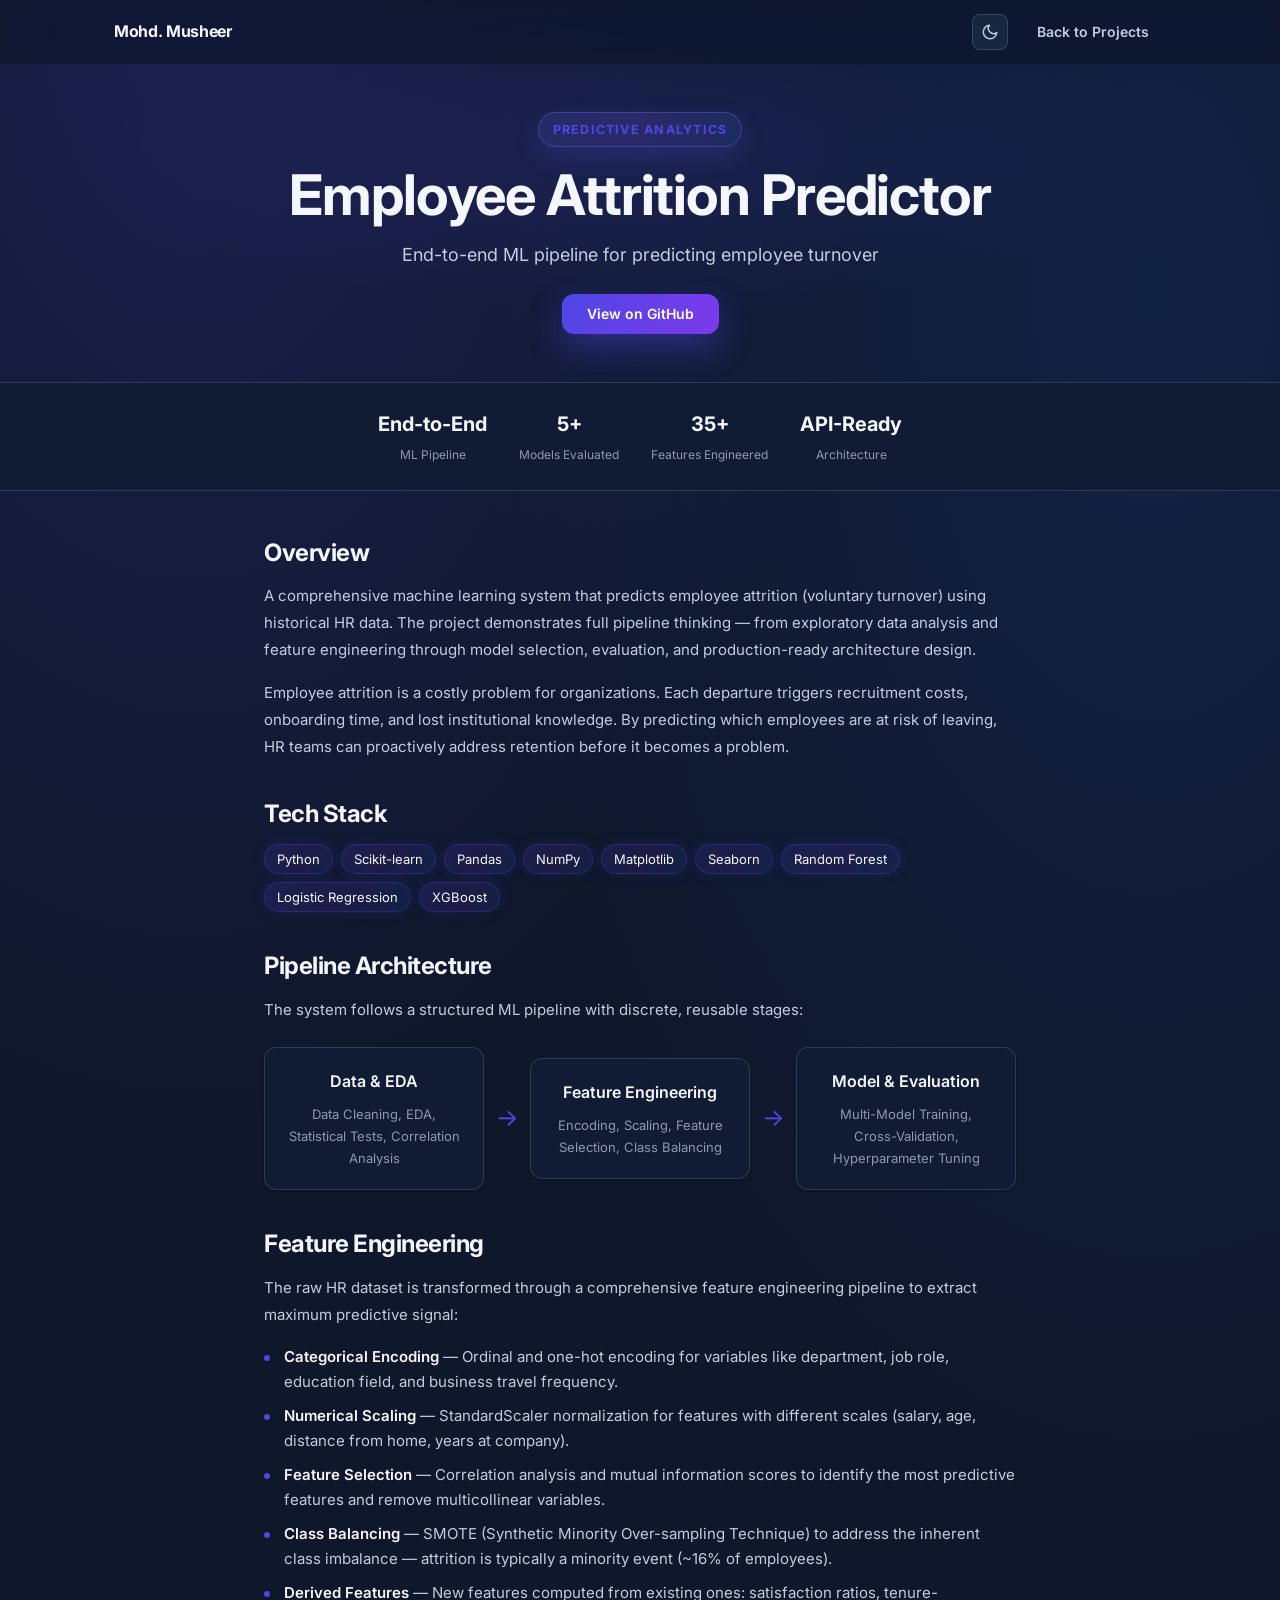
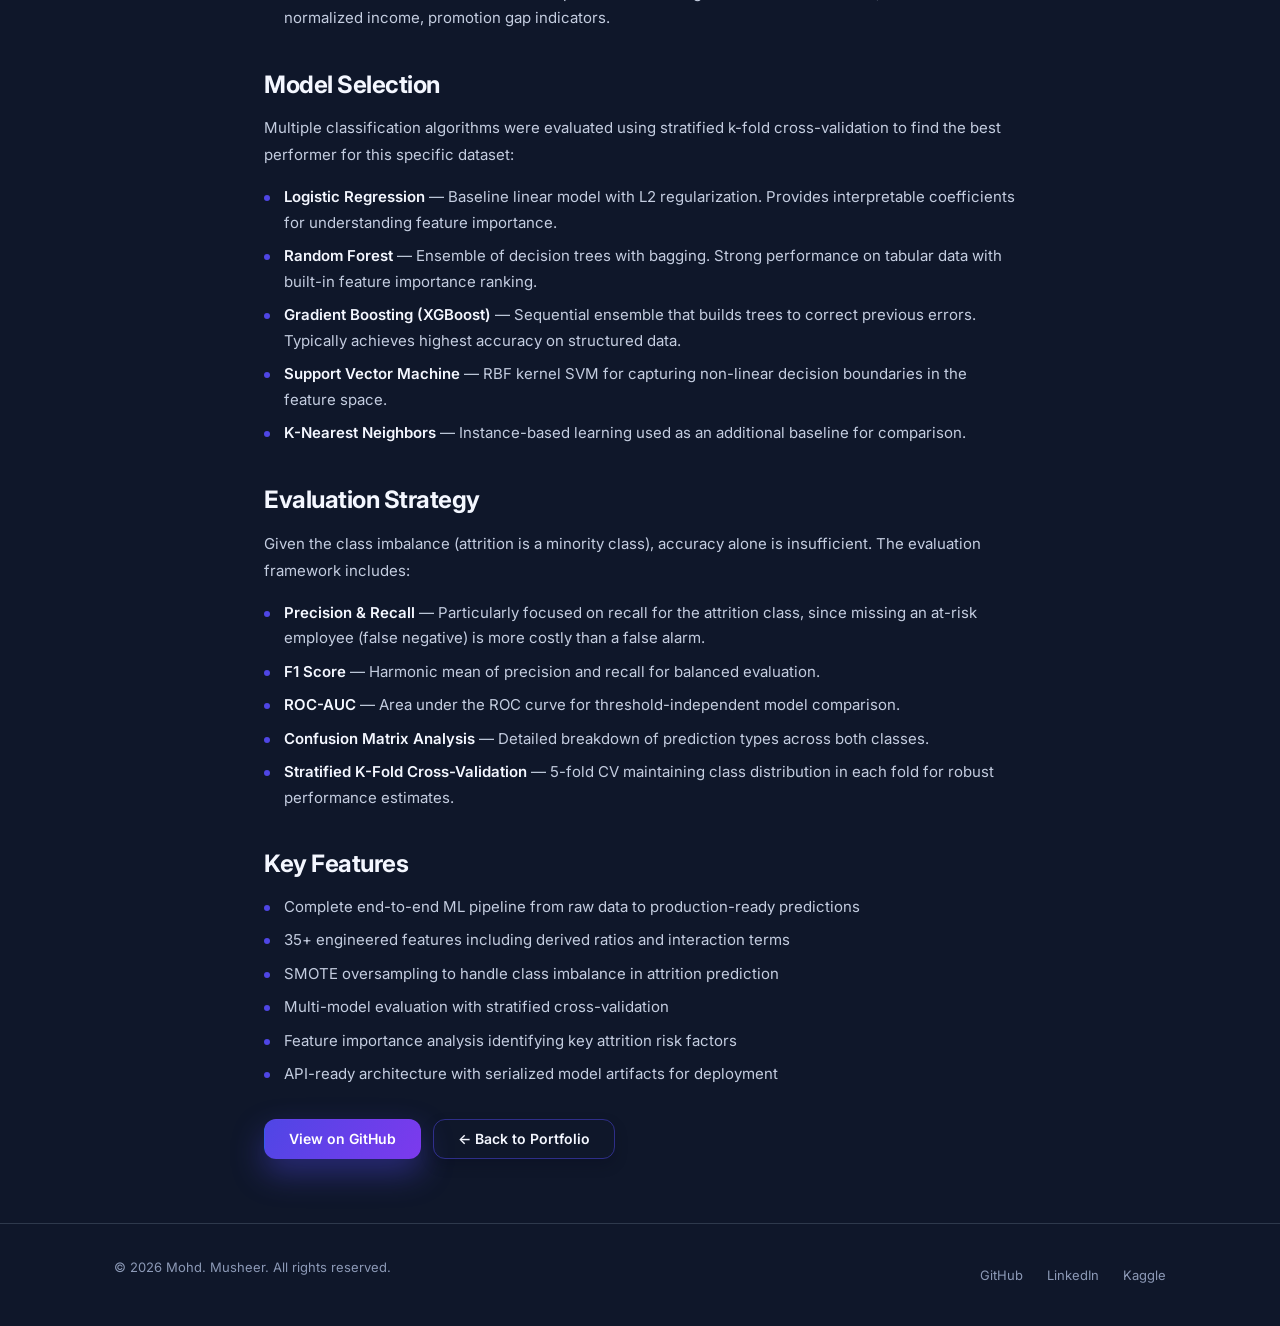
<file: projects/attrition-predictor.html>
<!DOCTYPE html>
<html lang="en">
<head>
  <meta charset="UTF-8">
  <meta name="viewport" content="width=device-width, initial-scale=1.0">

  <!-- Primary Meta Tags -->
  <title>Employee Attrition Predictor — ML Pipeline | Mohd. Musheer</title>
  <meta name="title" content="Employee Attrition Predictor — ML Pipeline | Mohd. Musheer">
  <meta name="description" content="End-to-end machine learning pipeline by Mohd. Musheer for predicting employee attrition with 35+ engineered features, SMOTE class balancing, multi-model evaluation, and API-ready production architecture.">
  <meta name="keywords" content="Employee Attrition Predictor, ML Pipeline, Predictive Analytics, Scikit-learn, Python, Feature Engineering, Random Forest, Logistic Regression, SMOTE, Mohd Musheer, Mohd. Musheer, musheer, musheer AI, musheer ML, HR Analytics, Employee Turnover Prediction, AI Engineer India, musheer.me">
  <meta name="author" content="Mohd. Musheer">
  <meta name="robots" content="index, follow, max-snippet:-1, max-image-preview:large, max-video-preview:-1">
  <link rel="canonical" href="https://musheer.me/projects/attrition-predictor.html">
  <meta name="theme-color" content="#4F46E5">

  <!-- Open Graph -->
  <meta property="og:type" content="website">
  <meta property="og:url" content="https://musheer.me/projects/attrition-predictor.html">
  <meta property="og:title" content="Employee Attrition Predictor — ML Pipeline | Mohd. Musheer">
  <meta property="og:description" content="End-to-end ML pipeline for predicting employee attrition with feature engineering and production-ready architecture. By Mohd. Musheer.">
  <meta property="og:image" content="https://musheer.me/assets/images/favicon.svg">
  <meta property="og:image:width" content="400">
  <meta property="og:image:height" content="400">
  <meta property="og:image:alt" content="Mohd. Musheer — Employee Attrition Predictor">
  <meta property="og:locale" content="en_US">
  <meta property="og:site_name" content="Mohd. Musheer — AI/ML Engineer Portfolio">

  <!-- Twitter -->
  <meta name="twitter:card" content="summary_large_image">
  <meta name="twitter:url" content="https://musheer.me/projects/attrition-predictor.html">
  <meta name="twitter:title" content="Employee Attrition Predictor — ML Pipeline | Mohd. Musheer">
  <meta name="twitter:description" content="End-to-end ML pipeline for predicting employee attrition with feature engineering and production-ready architecture.">
  <meta name="twitter:image" content="https://musheer.me/assets/images/favicon.svg">
  <meta name="twitter:image:alt" content="Mohd. Musheer — Employee Attrition Predictor">

  <!-- Favicon -->
  <link rel="icon" type="image/svg+xml" href="../assets/icons/favicon.svg">

  <!-- Google Fonts -->
  <link rel="preconnect" href="https://fonts.googleapis.com">
  <link rel="preconnect" href="https://fonts.gstatic.com" crossorigin>
  <link href="https://fonts.googleapis.com/css2?family=Inter:wght@400;500;600;700&family=JetBrains+Mono:wght@400&display=swap" rel="stylesheet">

  <!-- Stylesheet -->
  <link rel="stylesheet" href="../style.css">

  <!-- Structured Data -->
  <script type="application/ld+json">
  {
    "@context": "https://schema.org",
    "@type": "SoftwareSourceCode",
    "name": "Employee Attrition Predictor",
    "description": "End-to-end ML pipeline for predicting employee attrition with feature engineering, model selection, and API-ready production architecture.",
    "author": {
      "@type": "Person",
      "name": "Mohd. Musheer",
      "url": "https://musheer.me"
    },
    "programmingLanguage": ["Python"],
    "codeRepository": "https://github.com/mohd-musheer/Employee-Attrition-Model"
  }
  </script>
</head>
<body>

  <!-- ======== NAVIGATION ======== -->
  <nav class="nav project-nav" id="nav">
    <div class="container nav-inner">
      <a href="/" class="nav-logo">Mohd. Musheer</a>
      <div class="nav-right">
        <button class="theme-toggle" id="theme-toggle" aria-label="Toggle theme">
          <svg class="theme-icon-moon" xmlns="http://www.w3.org/2000/svg" width="18" height="18" viewBox="0 0 24 24" fill="none" stroke="currentColor" stroke-width="2" stroke-linecap="round" stroke-linejoin="round"><path d="M21 12.79A9 9 0 1 1 11.21 3 7 7 0 0 0 21 12.79z"/></svg>
          <svg class="theme-icon-sun" xmlns="http://www.w3.org/2000/svg" width="18" height="18" viewBox="0 0 24 24" fill="none" stroke="currentColor" stroke-width="2" stroke-linecap="round" stroke-linejoin="round"><circle cx="12" cy="12" r="5"/><line x1="12" y1="1" x2="12" y2="3"/><line x1="12" y1="21" x2="12" y2="23"/><line x1="4.22" y1="4.22" x2="5.64" y2="5.64"/><line x1="18.36" y1="18.36" x2="19.78" y2="19.78"/><line x1="1" y1="12" x2="3" y2="12"/><line x1="21" y1="12" x2="23" y2="12"/><line x1="4.22" y1="19.78" x2="5.64" y2="18.36"/><line x1="18.36" y1="5.64" x2="19.78" y2="4.22"/></svg>
        </button>
        <a href="/#projects" class="btn btn-ghost">Back to Projects</a>
      </div>
    </div>
  </nav>

  <main>

    <!-- ======== PROJECT HERO ======== -->
    <section class="project-page-hero">
      <div class="container">
        <span class="hero-label">Predictive Analytics</span>
        <h1>Employee Attrition Predictor</h1>
        <p class="project-tagline">End-to-end ML pipeline for predicting employee turnover</p>
        <div class="project-actions">
          <a href="https://github.com/mohd-musheer/Employee-Attrition-Model" class="btn btn-primary" target="_blank" rel="noopener">View on GitHub</a>
        </div>
      </div>
    </section>

    <!-- ======== METRICS BAR ======== -->
    <section class="project-metrics-bar">
      <div class="container">
        <div class="metrics-row">
          <div class="metric-tile">
            <span class="metric-tile-value">End-to-End</span>
            <span class="metric-tile-label">ML Pipeline</span>
          </div>
          <div class="metric-tile">
            <span class="metric-tile-value">5+</span>
            <span class="metric-tile-label">Models Evaluated</span>
          </div>
          <div class="metric-tile">
            <span class="metric-tile-value">35+</span>
            <span class="metric-tile-label">Features Engineered</span>
          </div>
          <div class="metric-tile">
            <span class="metric-tile-value">API-Ready</span>
            <span class="metric-tile-label">Architecture</span>
          </div>
        </div>
      </div>
    </section>

    <!-- ======== PROJECT CONTENT ======== -->
    <div class="project-content">
      <div class="container container-narrow">

        <!-- Overview -->
        <h2>Overview</h2>
        <p>A comprehensive machine learning system that predicts employee attrition (voluntary turnover) using historical HR data. The project demonstrates full pipeline thinking — from exploratory data analysis and feature engineering through model selection, evaluation, and production-ready architecture design.</p>
        <p>Employee attrition is a costly problem for organizations. Each departure triggers recruitment costs, onboarding time, and lost institutional knowledge. By predicting which employees are at risk of leaving, HR teams can proactively address retention before it becomes a problem.</p>

        <!-- Tech Stack -->
        <h2>Tech Stack</h2>
        <div class="project-tags">
          <span class="tag">Python</span>
          <span class="tag">Scikit-learn</span>
          <span class="tag">Pandas</span>
          <span class="tag">NumPy</span>
          <span class="tag">Matplotlib</span>
          <span class="tag">Seaborn</span>
          <span class="tag">Random Forest</span>
          <span class="tag">Logistic Regression</span>
          <span class="tag">XGBoost</span>
        </div>

        <!-- Pipeline -->
        <h2>Pipeline Architecture</h2>
        <p>The system follows a structured ML pipeline with discrete, reusable stages:</p>

        <div class="arch-diagram">
          <div class="arch-box">
            <div class="arch-box-title">Data &amp; EDA</div>
            <div class="arch-box-desc">Data Cleaning, EDA, Statistical Tests, Correlation Analysis</div>
          </div>
          <span class="arch-arrow">&rarr;</span>
          <div class="arch-box">
            <div class="arch-box-title">Feature Engineering</div>
            <div class="arch-box-desc">Encoding, Scaling, Feature Selection, Class Balancing</div>
          </div>
          <span class="arch-arrow">&rarr;</span>
          <div class="arch-box">
            <div class="arch-box-title">Model &amp; Evaluation</div>
            <div class="arch-box-desc">Multi-Model Training, Cross-Validation, Hyperparameter Tuning</div>
          </div>
        </div>

        <!-- Feature Engineering -->
        <h2>Feature Engineering</h2>
        <p>The raw HR dataset is transformed through a comprehensive feature engineering pipeline to extract maximum predictive signal:</p>
        <ul>
          <li><strong>Categorical Encoding</strong> — Ordinal and one-hot encoding for variables like department, job role, education field, and business travel frequency.</li>
          <li><strong>Numerical Scaling</strong> — StandardScaler normalization for features with different scales (salary, age, distance from home, years at company).</li>
          <li><strong>Feature Selection</strong> — Correlation analysis and mutual information scores to identify the most predictive features and remove multicollinear variables.</li>
          <li><strong>Class Balancing</strong> — SMOTE (Synthetic Minority Over-sampling Technique) to address the inherent class imbalance — attrition is typically a minority event (~16% of employees).</li>
          <li><strong>Derived Features</strong> — New features computed from existing ones: satisfaction ratios, tenure-normalized income, promotion gap indicators.</li>
        </ul>

        <!-- Model Selection -->
        <h2>Model Selection</h2>
        <p>Multiple classification algorithms were evaluated using stratified k-fold cross-validation to find the best performer for this specific dataset:</p>
        <ul>
          <li><strong>Logistic Regression</strong> — Baseline linear model with L2 regularization. Provides interpretable coefficients for understanding feature importance.</li>
          <li><strong>Random Forest</strong> — Ensemble of decision trees with bagging. Strong performance on tabular data with built-in feature importance ranking.</li>
          <li><strong>Gradient Boosting (XGBoost)</strong> — Sequential ensemble that builds trees to correct previous errors. Typically achieves highest accuracy on structured data.</li>
          <li><strong>Support Vector Machine</strong> — RBF kernel SVM for capturing non-linear decision boundaries in the feature space.</li>
          <li><strong>K-Nearest Neighbors</strong> — Instance-based learning used as an additional baseline for comparison.</li>
        </ul>

        <!-- Evaluation -->
        <h2>Evaluation Strategy</h2>
        <p>Given the class imbalance (attrition is a minority class), accuracy alone is insufficient. The evaluation framework includes:</p>
        <ul>
          <li><strong>Precision &amp; Recall</strong> — Particularly focused on recall for the attrition class, since missing an at-risk employee (false negative) is more costly than a false alarm.</li>
          <li><strong>F1 Score</strong> — Harmonic mean of precision and recall for balanced evaluation.</li>
          <li><strong>ROC-AUC</strong> — Area under the ROC curve for threshold-independent model comparison.</li>
          <li><strong>Confusion Matrix Analysis</strong> — Detailed breakdown of prediction types across both classes.</li>
          <li><strong>Stratified K-Fold Cross-Validation</strong> — 5-fold CV maintaining class distribution in each fold for robust performance estimates.</li>
        </ul>

        <!-- Key Features -->
        <h2>Key Features</h2>
        <ul>
          <li>Complete end-to-end ML pipeline from raw data to production-ready predictions</li>
          <li>35+ engineered features including derived ratios and interaction terms</li>
          <li>SMOTE oversampling to handle class imbalance in attrition prediction</li>
          <li>Multi-model evaluation with stratified cross-validation</li>
          <li>Feature importance analysis identifying key attrition risk factors</li>
          <li>API-ready architecture with serialized model artifacts for deployment</li>
        </ul>

        <!-- Links -->
        <div class="project-cta">
          <a href="https://github.com/mohd-musheer/Employee-Attrition-Model" class="btn btn-primary" target="_blank" rel="noopener">View on GitHub</a>
          <a href="/" class="btn btn-outline">&larr; Back to Portfolio</a>
        </div>

      </div>
    </div>

  </main>

  <!-- ======== FOOTER ======== -->
  <footer class="footer">
    <div class="container footer-inner">
      <p>&copy; 2026 Mohd. Musheer. All rights reserved.</p>
      <div class="footer-links">
        <a href="https://github.com/mohd-musheer" target="_blank" rel="noopener">GitHub</a>
        <a href="https://www.linkedin.com/in/mohdmusheer" target="_blank" rel="noopener">LinkedIn</a>
        <a href="https://www.kaggle.com/almusheer" target="_blank" rel="noopener">Kaggle</a>
      </div>
    </div>
  </footer>

  <script>
  (function() {
    var stored = localStorage.getItem('theme');
    if (stored) document.documentElement.setAttribute('data-theme', stored);
    var toggle = document.getElementById('theme-toggle');
    if (toggle) toggle.addEventListener('click', function() {
      var current = document.documentElement.getAttribute('data-theme');
      var next = current === 'light' ? 'dark' : 'light';
      if (next === 'dark') {
        document.documentElement.removeAttribute('data-theme');
        localStorage.setItem('theme', 'dark');
      } else {
        document.documentElement.setAttribute('data-theme', 'light');
        localStorage.setItem('theme', 'light');
      }
    });
    var nav = document.getElementById('nav');
    if (nav) {
      var ticking = false;
      window.addEventListener('scroll', function() {
        if (!ticking) {
          requestAnimationFrame(function() {
            nav.classList.toggle('scrolled', window.scrollY > 0);
            ticking = false;
          });
          ticking = true;
        }
      });
    }
  })();
  </script>
</body>
</html>
</file>
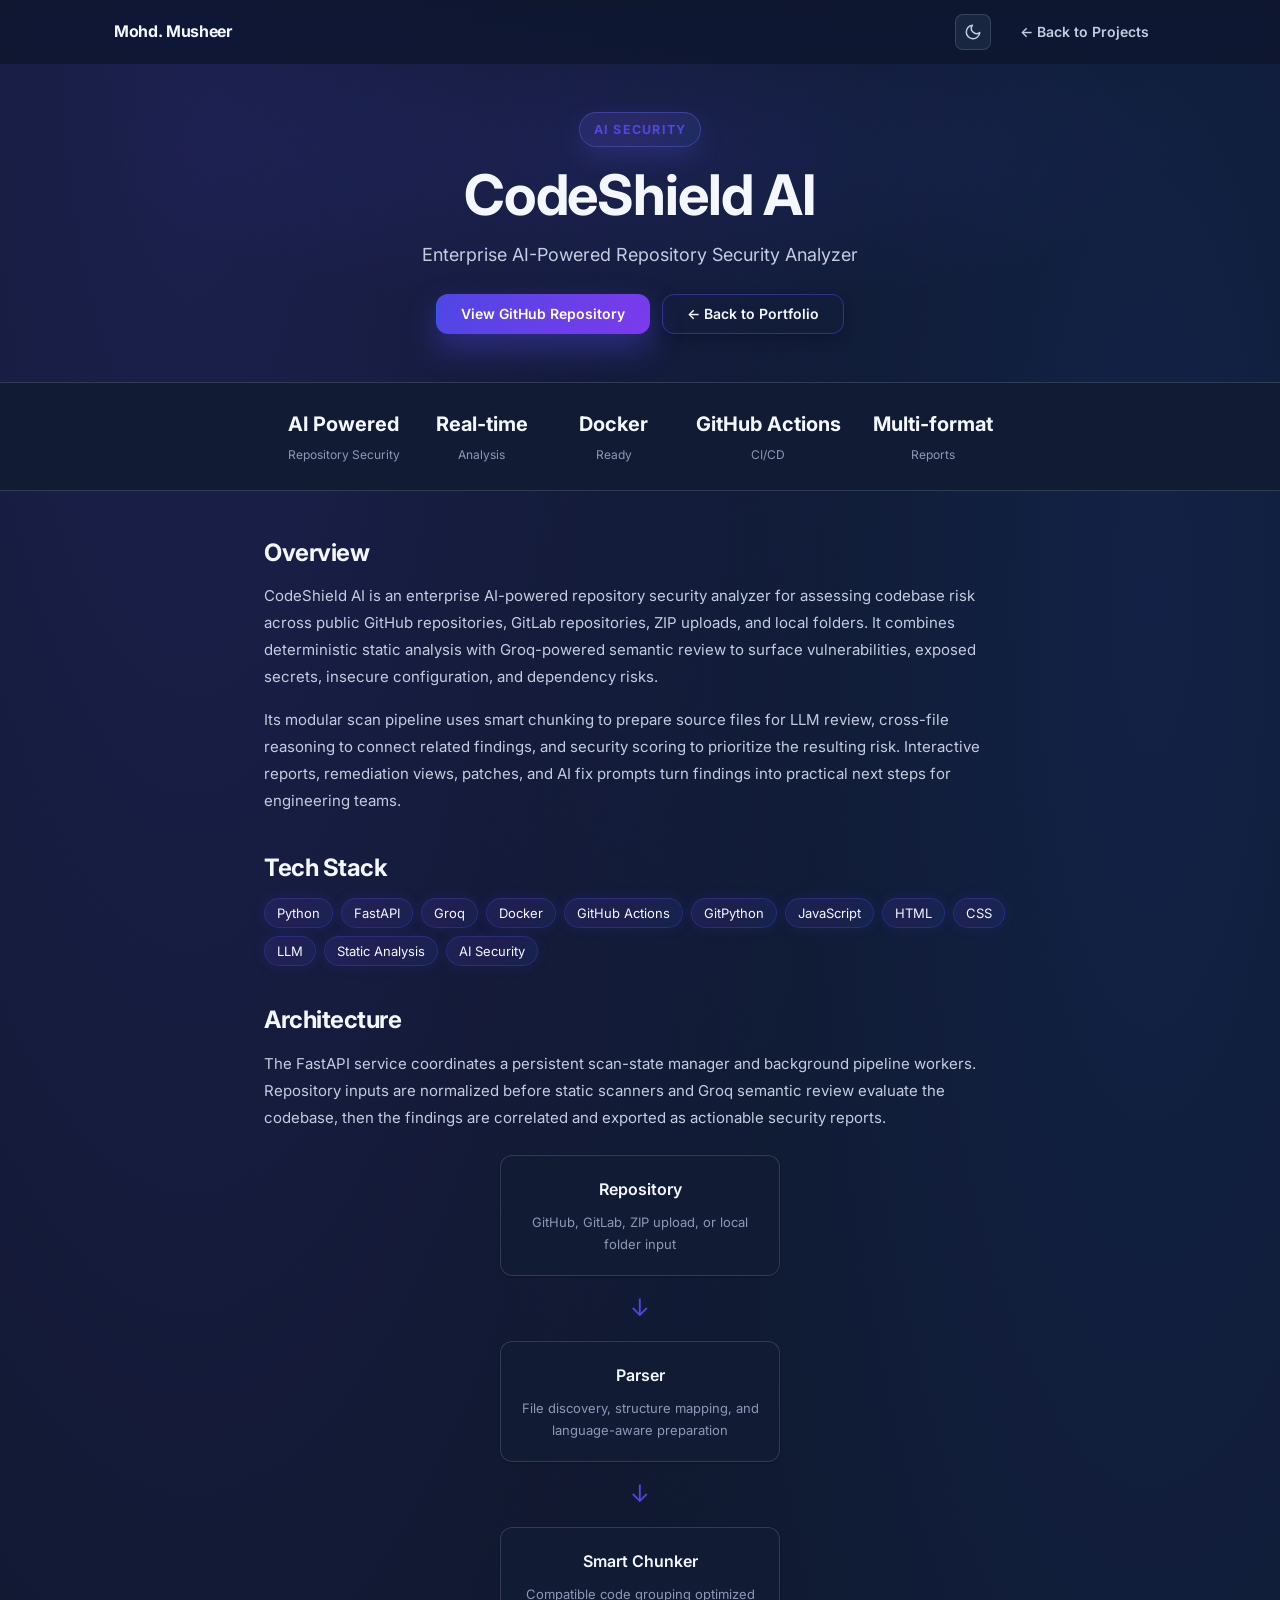
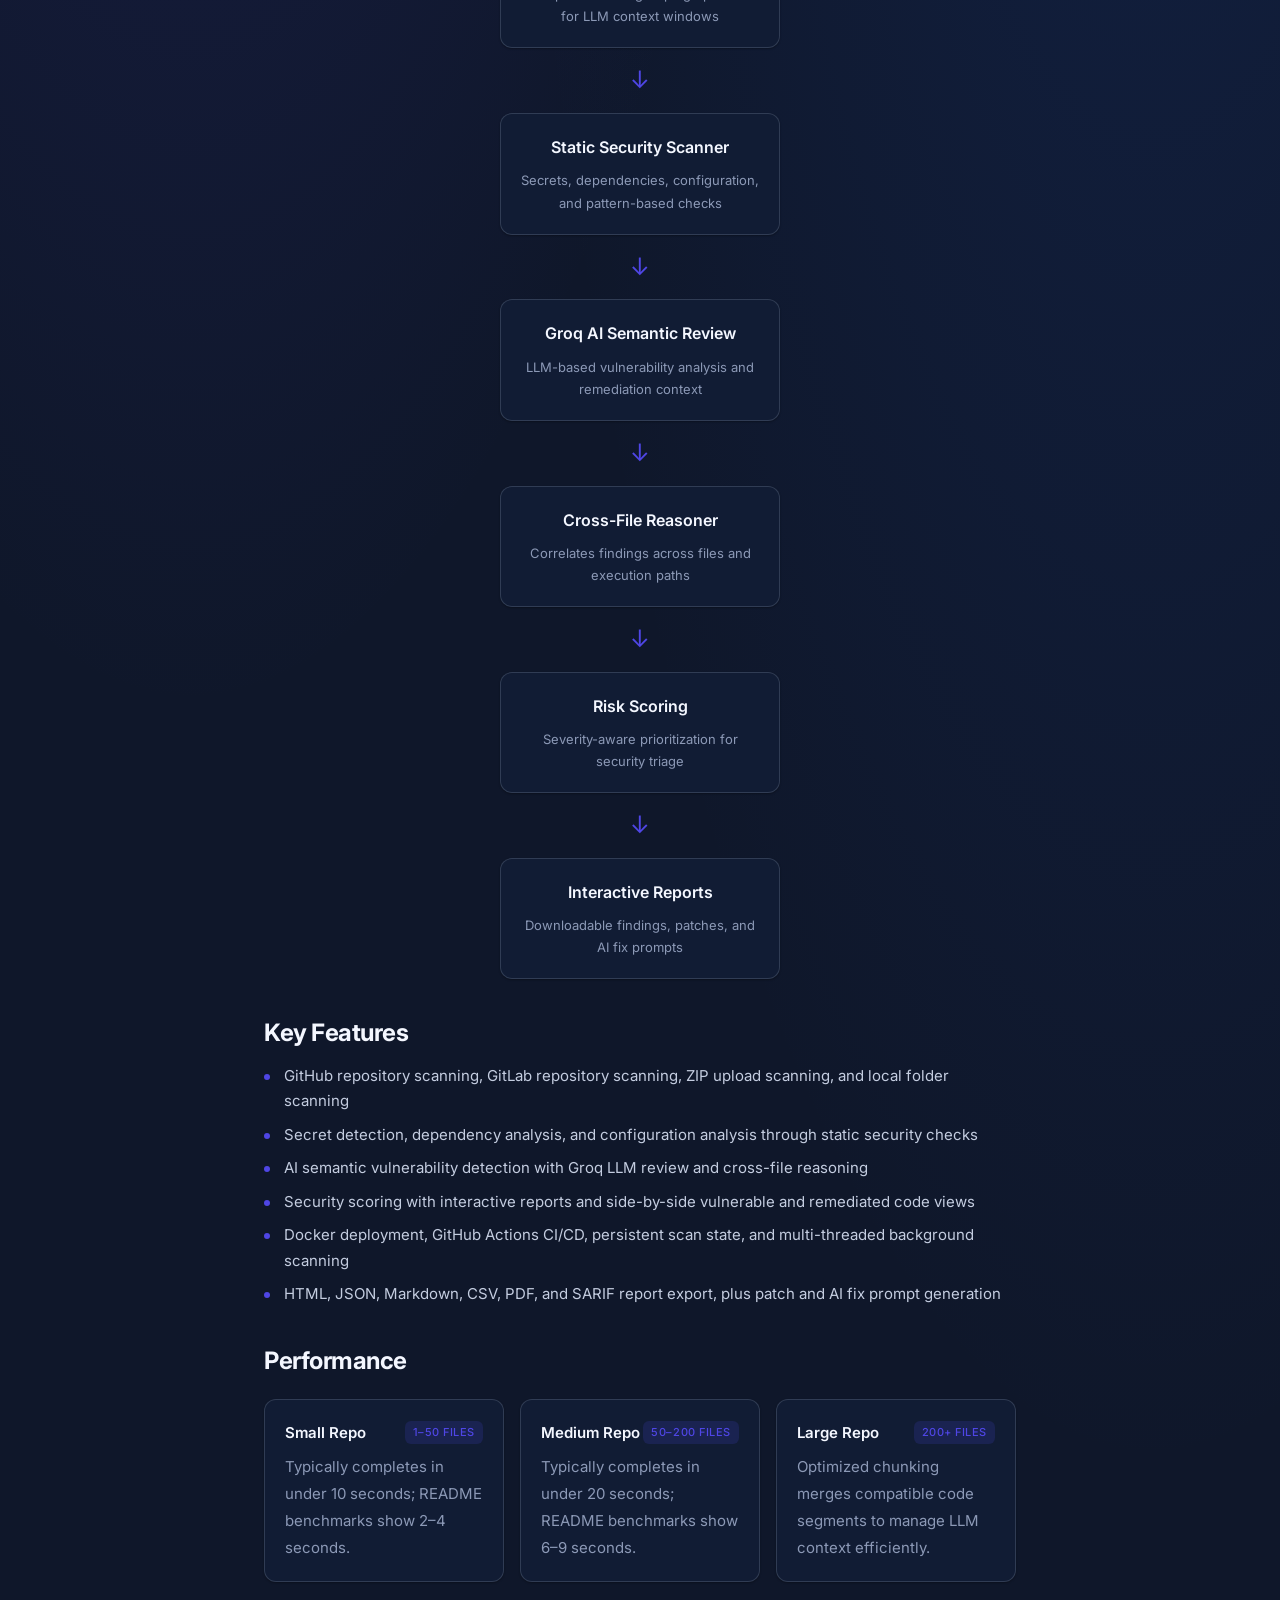
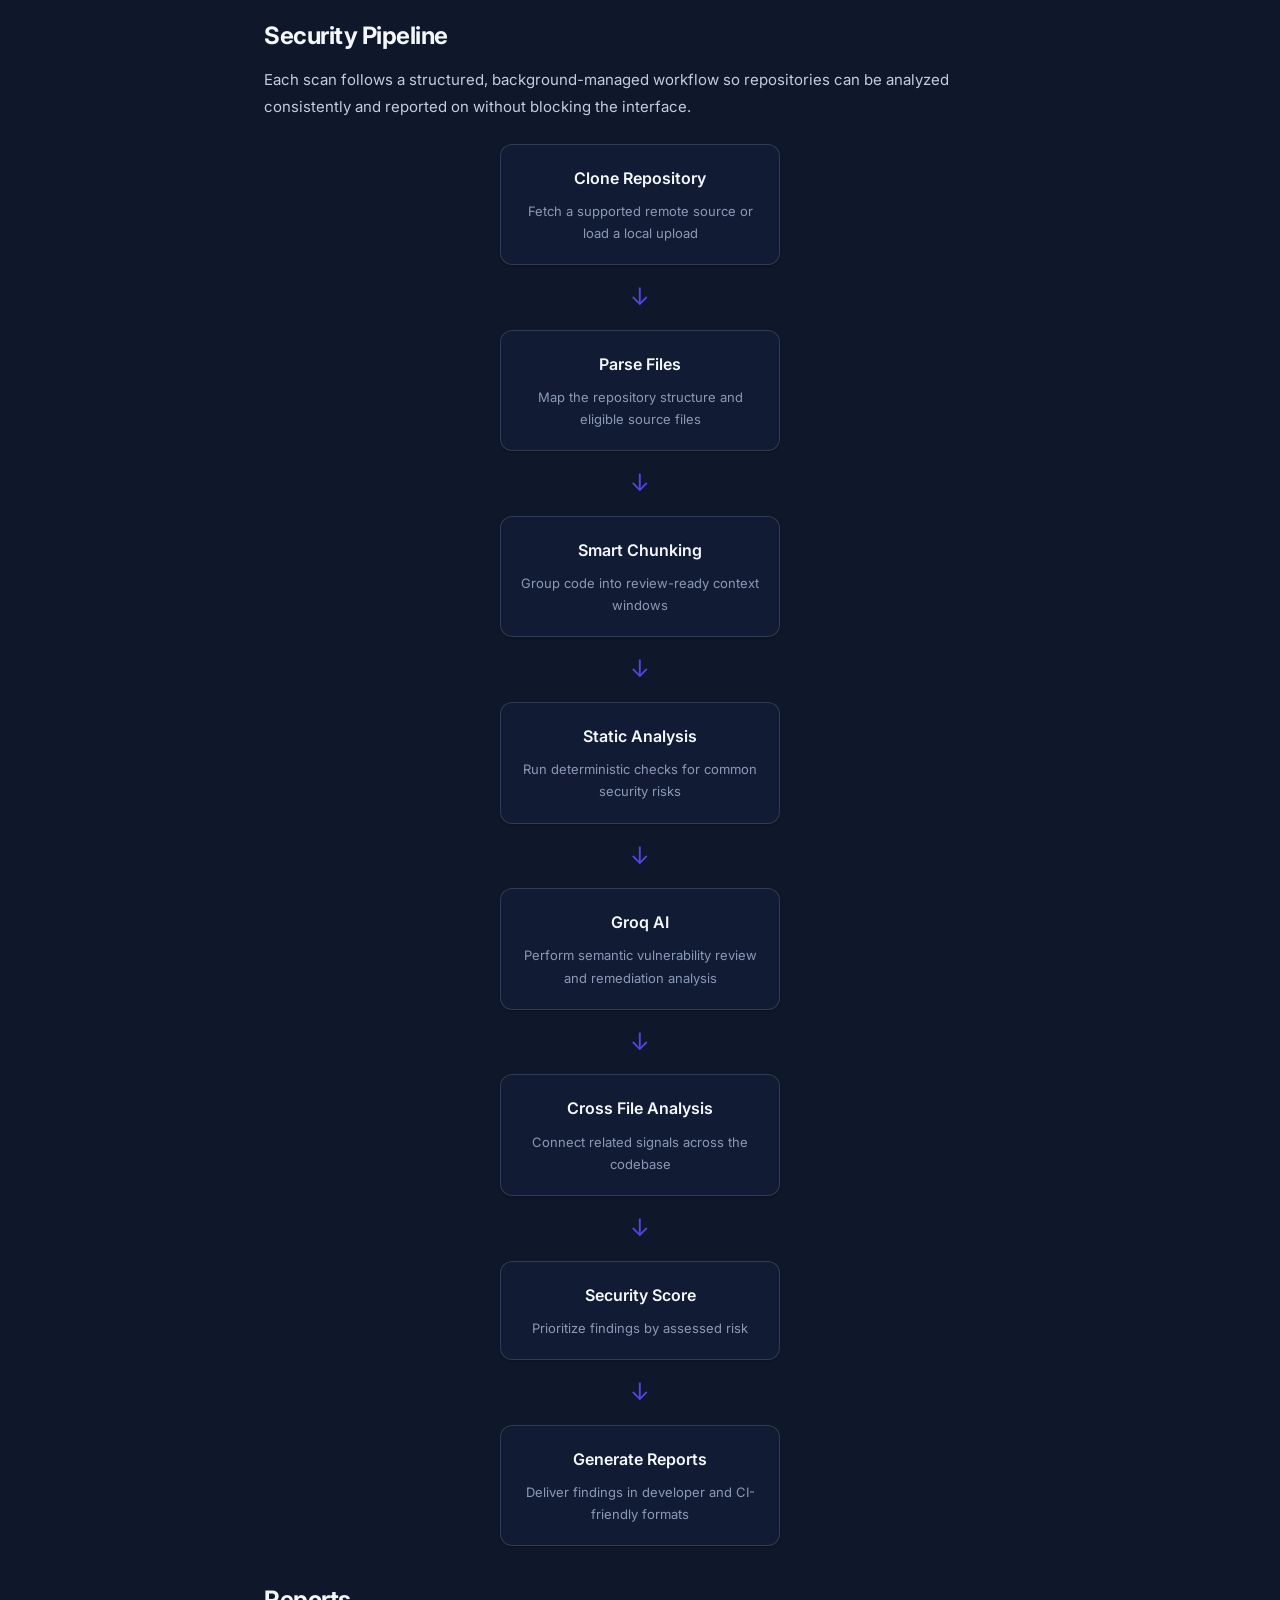
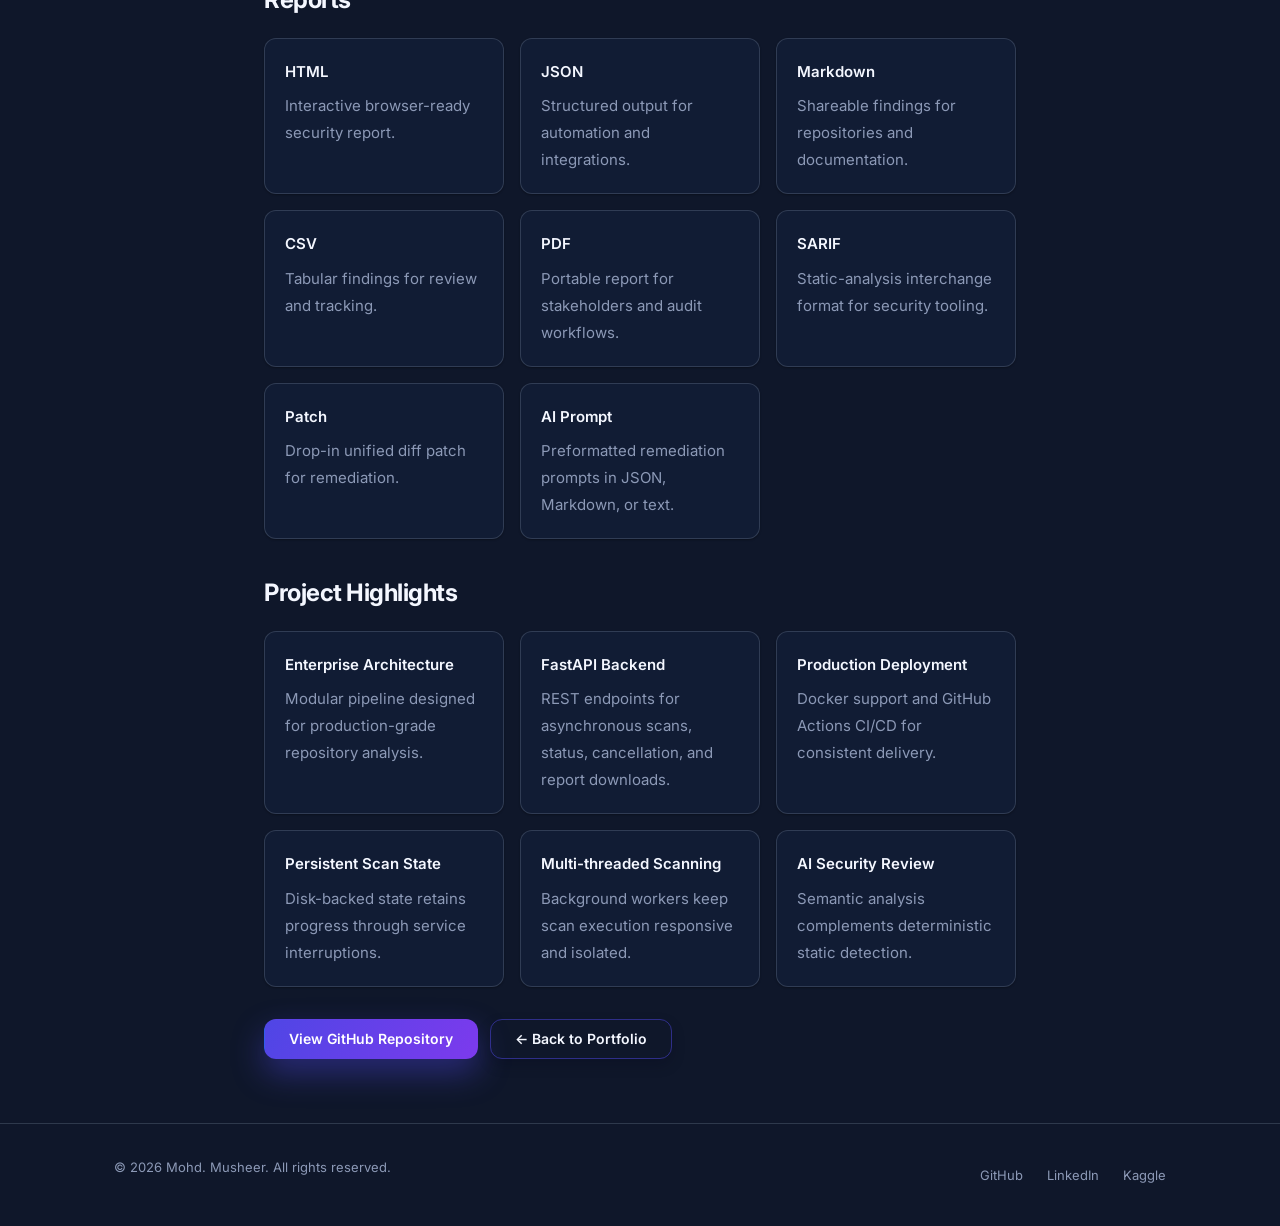
<file: projects/codeshield-ai.html>
<!DOCTYPE html>
<html lang="en">
<head>
  <meta charset="UTF-8">
  <meta name="viewport" content="width=device-width, initial-scale=1.0">

  <!-- Primary Meta Tags -->
  <title>CodeShield AI — Enterprise Repository Security Analyzer | Mohd. Musheer</title>
  <meta name="title" content="CodeShield AI — Enterprise Repository Security Analyzer | Mohd. Musheer">
  <meta name="description" content="CodeShield AI is an enterprise AI-powered repository security analyzer combining static analysis, Groq semantic review, cross-file reasoning, risk scoring, and multi-format security reports.">
  <meta name="keywords" content="CodeShield AI, repository security analyzer, AI security, static analysis, Groq, FastAPI, Docker, GitHub Actions, GitHub security, GitLab security, vulnerability detection, secret detection, SARIF, Mohd Musheer">
  <meta name="author" content="Mohd. Musheer">
  <meta name="robots" content="index, follow, max-snippet:-1, max-image-preview:large, max-video-preview:-1">
  <link rel="canonical" href="https://musheer.me/projects/codeshield-ai.html">
  <meta name="theme-color" content="#4F46E5">

  <!-- Open Graph -->
  <meta property="og:type" content="website">
  <meta property="og:url" content="https://musheer.me/projects/codeshield-ai.html">
  <meta property="og:title" content="CodeShield AI — Enterprise Repository Security Analyzer | Mohd. Musheer">
  <meta property="og:description" content="AI-powered repository security analysis with static scanning, Groq semantic review, cross-file reasoning, risk scoring, and actionable reports.">
  <meta property="og:image" content="https://musheer.me/assets/images/favicon.svg">
  <meta property="og:image:width" content="400">
  <meta property="og:image:height" content="400">
  <meta property="og:image:alt" content="Mohd. Musheer — CodeShield AI project">
  <meta property="og:locale" content="en_US">
  <meta property="og:site_name" content="Mohd. Musheer — AI/ML Engineer Portfolio">

  <!-- Twitter -->
  <meta name="twitter:card" content="summary_large_image">
  <meta name="twitter:url" content="https://musheer.me/projects/codeshield-ai.html">
  <meta name="twitter:title" content="CodeShield AI — Enterprise Repository Security Analyzer | Mohd. Musheer">
  <meta name="twitter:description" content="AI-powered repository security analysis with static scanning, Groq semantic review, and actionable reports.">
  <meta name="twitter:image" content="https://musheer.me/assets/images/favicon.svg">
  <meta name="twitter:image:alt" content="Mohd. Musheer — CodeShield AI project">

  <!-- Favicon -->
  <link rel="icon" type="image/svg+xml" href="../assets/icons/favicon.svg">

  <!-- Google Fonts -->
  <link rel="preconnect" href="https://fonts.googleapis.com">
  <link rel="preconnect" href="https://fonts.gstatic.com" crossorigin>
  <link href="https://fonts.googleapis.com/css2?family=Inter:wght@400;500;600;700&family=JetBrains+Mono:wght@400&display=swap" rel="stylesheet">

  <!-- Stylesheet -->
  <link rel="stylesheet" href="../style.css">

  <!-- Structured Data -->
  <script type="application/ld+json">
  {
    "@context": "https://schema.org",
    "@type": "SoftwareSourceCode",
    "name": "CodeShield AI",
    "description": "Enterprise AI-powered repository security analyzer that combines static scanners with Groq LLM semantic analysis, cross-file reasoning, risk scoring, and multi-format reports.",
    "author": {
      "@type": "Person",
      "name": "Mohd. Musheer",
      "url": "https://musheer.me"
    },
    "programmingLanguage": ["Python", "JavaScript", "HTML", "CSS"],
    "codeRepository": "https://github.com/mohd-musheer/CodeShield-AI",
    "runtimePlatform": "Docker",
    "operatingSystem": "Cross-platform",
    "license": "https://opensource.org/licenses/Apache-2.0",
    "keywords": "repository security, static analysis, AI security, Groq, FastAPI, Docker, SARIF"
  }
  </script>
</head>
<body>

  <!-- ======== NAVIGATION ======== -->
  <nav class="nav project-nav" id="nav">
    <div class="container nav-inner">
      <a href="/" class="nav-logo">Mohd. Musheer</a>
      <div class="nav-right">
        <button class="theme-toggle" id="theme-toggle" aria-label="Toggle theme">
          <svg class="theme-icon-moon" xmlns="http://www.w3.org/2000/svg" width="18" height="18" viewBox="0 0 24 24" fill="none" stroke="currentColor" stroke-width="2" stroke-linecap="round" stroke-linejoin="round"><path d="M21 12.79A9 9 0 1 1 11.21 3 7 7 0 0 0 21 12.79z"/></svg>
          <svg class="theme-icon-sun" xmlns="http://www.w3.org/2000/svg" width="18" height="18" viewBox="0 0 24 24" fill="none" stroke="currentColor" stroke-width="2" stroke-linecap="round" stroke-linejoin="round"><circle cx="12" cy="12" r="5"/><line x1="12" y1="1" x2="12" y2="3"/><line x1="12" y1="21" x2="12" y2="23"/><line x1="4.22" y1="4.22" x2="5.64" y2="5.64"/><line x1="18.36" y1="18.36" x2="19.78" y2="19.78"/><line x1="1" y1="12" x2="3" y2="12"/><line x1="21" y1="12" x2="23" y2="12"/><line x1="4.22" y1="19.78" x2="5.64" y2="18.36"/><line x1="18.36" y1="5.64" x2="19.78" y2="4.22"/></svg>
        </button>
        <a href="/#projects" class="btn btn-ghost">&larr; Back to Projects</a>
      </div>
    </div>
  </nav>

  <main>

    <!-- ======== PROJECT HERO ======== -->
    <section class="project-page-hero">
      <div class="container">
        <span class="hero-label">AI Security</span>
        <h1>CodeShield AI</h1>
        <p class="project-tagline">Enterprise AI-Powered Repository Security Analyzer</p>
        <div class="project-actions">
          <a href="https://github.com/mohd-musheer/CodeShield-AI" class="btn btn-primary" target="_blank" rel="noopener">View GitHub Repository</a>
          <a href="/" class="btn btn-outline">&larr; Back to Portfolio</a>
        </div>
      </div>
    </section>

    <!-- ======== METRICS BAR ======== -->
    <section class="project-metrics-bar">
      <div class="container">
        <div class="metrics-row">
          <div class="metric-tile"><span class="metric-tile-value">AI Powered</span><span class="metric-tile-label">Repository Security</span></div>
          <div class="metric-tile"><span class="metric-tile-value">Real-time</span><span class="metric-tile-label">Analysis</span></div>
          <div class="metric-tile"><span class="metric-tile-value">Docker</span><span class="metric-tile-label">Ready</span></div>
          <div class="metric-tile"><span class="metric-tile-value">GitHub Actions</span><span class="metric-tile-label">CI/CD</span></div>
          <div class="metric-tile"><span class="metric-tile-value">Multi-format</span><span class="metric-tile-label">Reports</span></div>
        </div>
      </div>
    </section>

    <!-- ======== PROJECT CONTENT ======== -->
    <div class="project-content">
      <div class="container container-narrow">

        <h2>Overview</h2>
        <p>CodeShield AI is an enterprise AI-powered repository security analyzer for assessing codebase risk across public GitHub repositories, GitLab repositories, ZIP uploads, and local folders. It combines deterministic static analysis with Groq-powered semantic review to surface vulnerabilities, exposed secrets, insecure configuration, and dependency risks.</p>
        <p>Its modular scan pipeline uses smart chunking to prepare source files for LLM review, cross-file reasoning to connect related findings, and security scoring to prioritize the resulting risk. Interactive reports, remediation views, patches, and AI fix prompts turn findings into practical next steps for engineering teams.</p>

        <h2>Tech Stack</h2>
        <div class="project-tags">
          <span class="tag">Python</span><span class="tag">FastAPI</span><span class="tag">Groq</span><span class="tag">Docker</span><span class="tag">GitHub Actions</span><span class="tag">GitPython</span><span class="tag">JavaScript</span><span class="tag">HTML</span><span class="tag">CSS</span><span class="tag">LLM</span><span class="tag">Static Analysis</span><span class="tag">AI Security</span>
        </div>

        <h2>Architecture</h2>
        <p>The FastAPI service coordinates a persistent scan-state manager and background pipeline workers. Repository inputs are normalized before static scanners and Groq semantic review evaluate the codebase, then the findings are correlated and exported as actionable security reports.</p>
        <div class="arch-diagram" style="flex-direction: column;">
          <div class="arch-box"><div class="arch-box-title">Repository</div><div class="arch-box-desc">GitHub, GitLab, ZIP upload, or local folder input</div></div>
          <span class="arch-arrow" style="transform: none;">&darr;</span>
          <div class="arch-box"><div class="arch-box-title">Parser</div><div class="arch-box-desc">File discovery, structure mapping, and language-aware preparation</div></div>
          <span class="arch-arrow" style="transform: none;">&darr;</span>
          <div class="arch-box"><div class="arch-box-title">Smart Chunker</div><div class="arch-box-desc">Compatible code grouping optimized for LLM context windows</div></div>
          <span class="arch-arrow" style="transform: none;">&darr;</span>
          <div class="arch-box"><div class="arch-box-title">Static Security Scanner</div><div class="arch-box-desc">Secrets, dependencies, configuration, and pattern-based checks</div></div>
          <span class="arch-arrow" style="transform: none;">&darr;</span>
          <div class="arch-box"><div class="arch-box-title">Groq AI Semantic Review</div><div class="arch-box-desc">LLM-based vulnerability analysis and remediation context</div></div>
          <span class="arch-arrow" style="transform: none;">&darr;</span>
          <div class="arch-box"><div class="arch-box-title">Cross-File Reasoner</div><div class="arch-box-desc">Correlates findings across files and execution paths</div></div>
          <span class="arch-arrow" style="transform: none;">&darr;</span>
          <div class="arch-box"><div class="arch-box-title">Risk Scoring</div><div class="arch-box-desc">Severity-aware prioritization for security triage</div></div>
          <span class="arch-arrow" style="transform: none;">&darr;</span>
          <div class="arch-box"><div class="arch-box-title">Interactive Reports</div><div class="arch-box-desc">Downloadable findings, patches, and AI fix prompts</div></div>
        </div>

        <h2>Key Features</h2>
        <ul>
          <li>GitHub repository scanning, GitLab repository scanning, ZIP upload scanning, and local folder scanning</li>
          <li>Secret detection, dependency analysis, and configuration analysis through static security checks</li>
          <li>AI semantic vulnerability detection with Groq LLM review and cross-file reasoning</li>
          <li>Security scoring with interactive reports and side-by-side vulnerable and remediated code views</li>
          <li>Docker deployment, GitHub Actions CI/CD, persistent scan state, and multi-threaded background scanning</li>
          <li>HTML, JSON, Markdown, CSV, PDF, and SARIF report export, plus patch and AI fix prompt generation</li>
        </ul>

        <h2>Performance</h2>
        <div class="algo-grid">
          <div class="algo-card"><div class="algo-header"><span class="algo-name">Small Repo</span><span class="algo-type supervised">1–50 files</span></div><p class="algo-impl">Typically completes in under 10 seconds; README benchmarks show 2–4 seconds.</p></div>
          <div class="algo-card"><div class="algo-header"><span class="algo-name">Medium Repo</span><span class="algo-type supervised">50–200 files</span></div><p class="algo-impl">Typically completes in under 20 seconds; README benchmarks show 6–9 seconds.</p></div>
          <div class="algo-card"><div class="algo-header"><span class="algo-name">Large Repo</span><span class="algo-type supervised">200+ files</span></div><p class="algo-impl">Optimized chunking merges compatible code segments to manage LLM context efficiently.</p></div>
        </div>

        <h2>Security Pipeline</h2>
        <p>Each scan follows a structured, background-managed workflow so repositories can be analyzed consistently and reported on without blocking the interface.</p>
        <div class="arch-diagram" style="flex-direction: column;">
          <div class="arch-box"><div class="arch-box-title">Clone Repository</div><div class="arch-box-desc">Fetch a supported remote source or load a local upload</div></div>
          <span class="arch-arrow" style="transform: none;">&darr;</span>
          <div class="arch-box"><div class="arch-box-title">Parse Files</div><div class="arch-box-desc">Map the repository structure and eligible source files</div></div>
          <span class="arch-arrow" style="transform: none;">&darr;</span>
          <div class="arch-box"><div class="arch-box-title">Smart Chunking</div><div class="arch-box-desc">Group code into review-ready context windows</div></div>
          <span class="arch-arrow" style="transform: none;">&darr;</span>
          <div class="arch-box"><div class="arch-box-title">Static Analysis</div><div class="arch-box-desc">Run deterministic checks for common security risks</div></div>
          <span class="arch-arrow" style="transform: none;">&darr;</span>
          <div class="arch-box"><div class="arch-box-title">Groq AI</div><div class="arch-box-desc">Perform semantic vulnerability review and remediation analysis</div></div>
          <span class="arch-arrow" style="transform: none;">&darr;</span>
          <div class="arch-box"><div class="arch-box-title">Cross File Analysis</div><div class="arch-box-desc">Connect related signals across the codebase</div></div>
          <span class="arch-arrow" style="transform: none;">&darr;</span>
          <div class="arch-box"><div class="arch-box-title">Security Score</div><div class="arch-box-desc">Prioritize findings by assessed risk</div></div>
          <span class="arch-arrow" style="transform: none;">&darr;</span>
          <div class="arch-box"><div class="arch-box-title">Generate Reports</div><div class="arch-box-desc">Deliver findings in developer and CI-friendly formats</div></div>
        </div>

        <h2>Reports</h2>
        <div class="algo-grid">
          <div class="algo-card"><div class="algo-header"><span class="algo-name">HTML</span></div><p class="algo-impl">Interactive browser-ready security report.</p></div>
          <div class="algo-card"><div class="algo-header"><span class="algo-name">JSON</span></div><p class="algo-impl">Structured output for automation and integrations.</p></div>
          <div class="algo-card"><div class="algo-header"><span class="algo-name">Markdown</span></div><p class="algo-impl">Shareable findings for repositories and documentation.</p></div>
          <div class="algo-card"><div class="algo-header"><span class="algo-name">CSV</span></div><p class="algo-impl">Tabular findings for review and tracking.</p></div>
          <div class="algo-card"><div class="algo-header"><span class="algo-name">PDF</span></div><p class="algo-impl">Portable report for stakeholders and audit workflows.</p></div>
          <div class="algo-card"><div class="algo-header"><span class="algo-name">SARIF</span></div><p class="algo-impl">Static-analysis interchange format for security tooling.</p></div>
          <div class="algo-card"><div class="algo-header"><span class="algo-name">Patch</span></div><p class="algo-impl">Drop-in unified diff patch for remediation.</p></div>
          <div class="algo-card"><div class="algo-header"><span class="algo-name">AI Prompt</span></div><p class="algo-impl">Preformatted remediation prompts in JSON, Markdown, or text.</p></div>
        </div>

        <h2>Project Highlights</h2>
        <div class="algo-grid">
          <div class="algo-card"><div class="algo-header"><span class="algo-name">Enterprise Architecture</span></div><p class="algo-impl">Modular pipeline designed for production-grade repository analysis.</p></div>
          <div class="algo-card"><div class="algo-header"><span class="algo-name">FastAPI Backend</span></div><p class="algo-impl">REST endpoints for asynchronous scans, status, cancellation, and report downloads.</p></div>
          <div class="algo-card"><div class="algo-header"><span class="algo-name">Production Deployment</span></div><p class="algo-impl">Docker support and GitHub Actions CI/CD for consistent delivery.</p></div>
          <div class="algo-card"><div class="algo-header"><span class="algo-name">Persistent Scan State</span></div><p class="algo-impl">Disk-backed state retains progress through service interruptions.</p></div>
          <div class="algo-card"><div class="algo-header"><span class="algo-name">Multi-threaded Scanning</span></div><p class="algo-impl">Background workers keep scan execution responsive and isolated.</p></div>
          <div class="algo-card"><div class="algo-header"><span class="algo-name">AI Security Review</span></div><p class="algo-impl">Semantic analysis complements deterministic static detection.</p></div>
        </div>

        <div class="project-cta">
          <a href="https://github.com/mohd-musheer/CodeShield-AI" class="btn btn-primary" target="_blank" rel="noopener">View GitHub Repository</a>
          <a href="/" class="btn btn-outline">&larr; Back to Portfolio</a>
        </div>
      </div>
    </div>
  </main>

  <!-- ======== FOOTER ======== -->
  <footer class="footer">
    <div class="container footer-inner">
      <p>&copy; 2026 Mohd. Musheer. All rights reserved.</p>
      <div class="footer-links">
        <a href="https://github.com/mohd-musheer" target="_blank" rel="noopener">GitHub</a>
        <a href="https://www.linkedin.com/in/mohdmusheer" target="_blank" rel="noopener">LinkedIn</a>
        <a href="https://www.kaggle.com/almusheer" target="_blank" rel="noopener">Kaggle</a>
      </div>
    </div>
  </footer>

  <script>
  (function() {
    var stored = localStorage.getItem('theme');
    if (stored) document.documentElement.setAttribute('data-theme', stored);
    var toggle = document.getElementById('theme-toggle');
    if (toggle) toggle.addEventListener('click', function() {
      var current = document.documentElement.getAttribute('data-theme');
      var next = current === 'light' ? 'dark' : 'light';
      if (next === 'dark') {
        document.documentElement.removeAttribute('data-theme');
        localStorage.setItem('theme', 'dark');
      } else {
        document.documentElement.setAttribute('data-theme', 'light');
        localStorage.setItem('theme', 'light');
      }
    });
    var nav = document.getElementById('nav');
    if (nav) {
      var ticking = false;
      window.addEventListener('scroll', function() {
        if (!ticking) {
          requestAnimationFrame(function() {
            nav.classList.toggle('scrolled', window.scrollY > 0);
            ticking = false;
          });
          ticking = true;
        }
      });
    }
  })();
  </script>
</body>
</html>
</file>
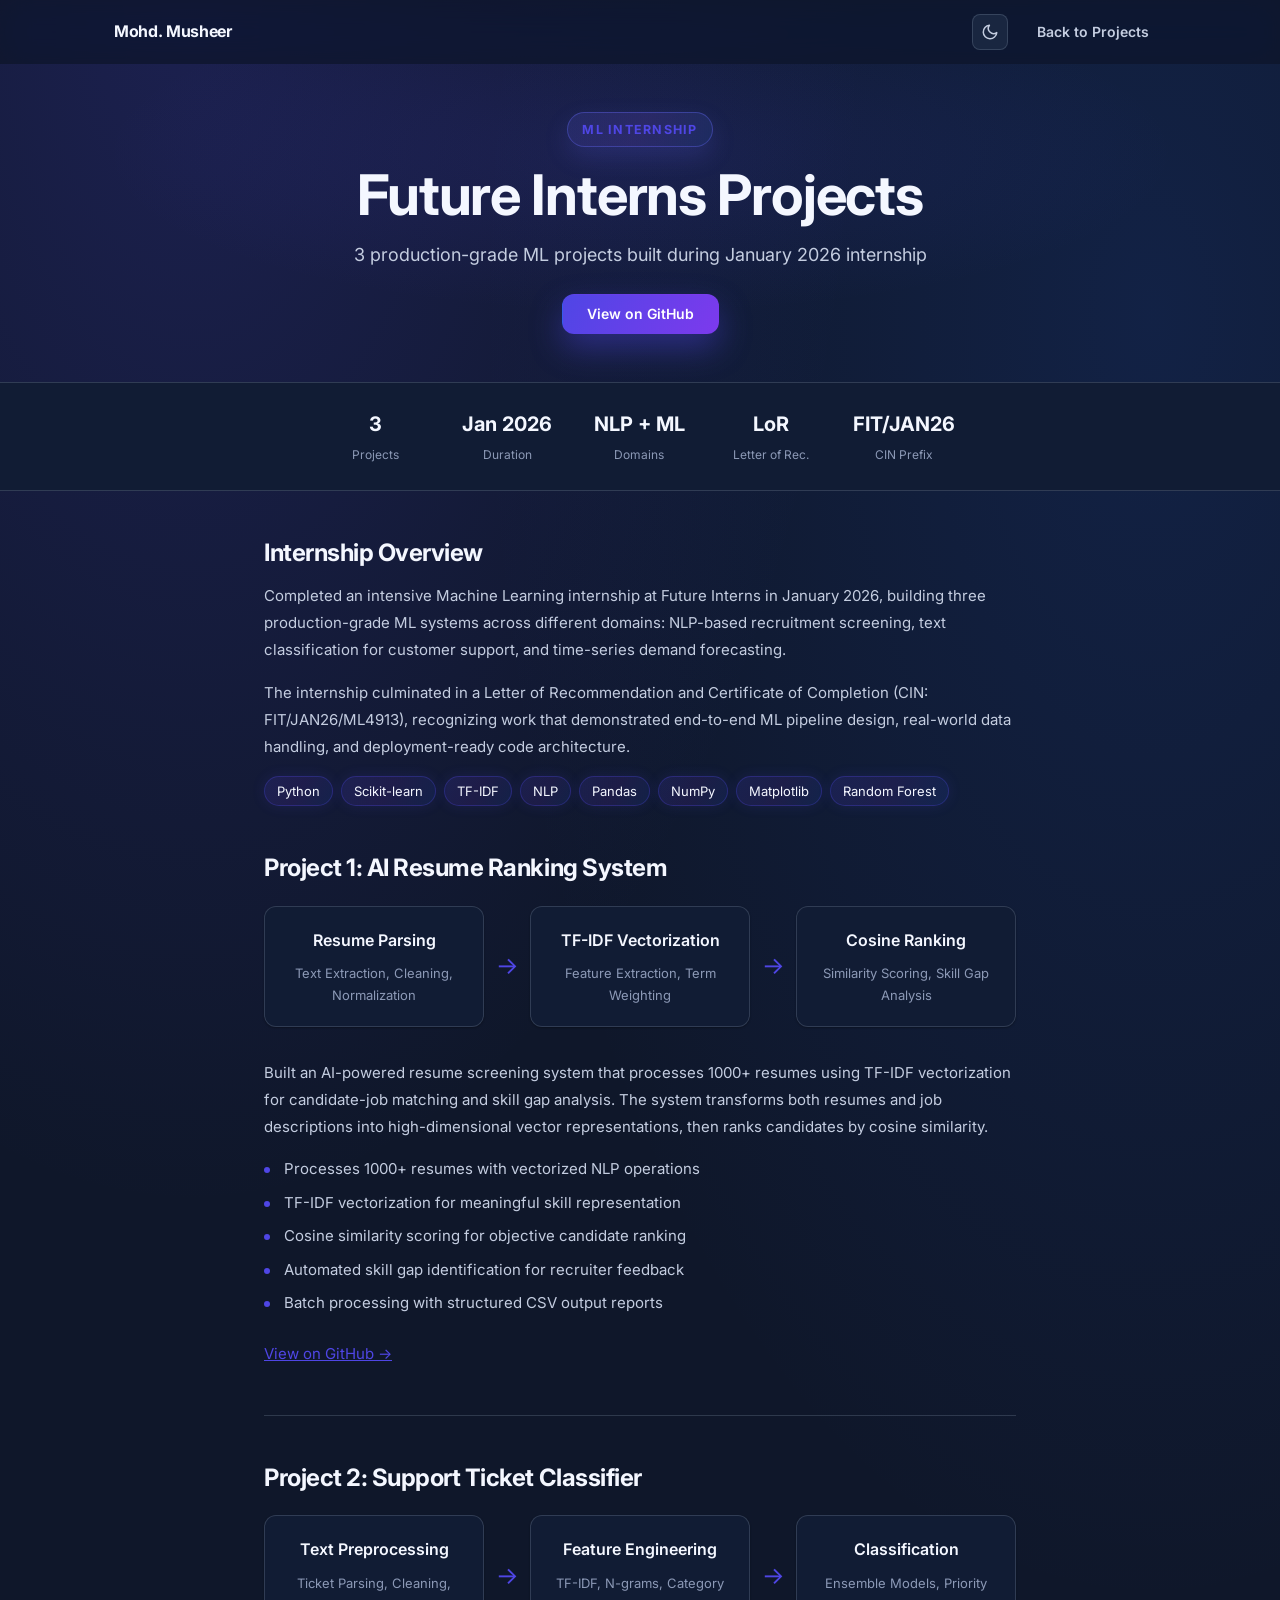
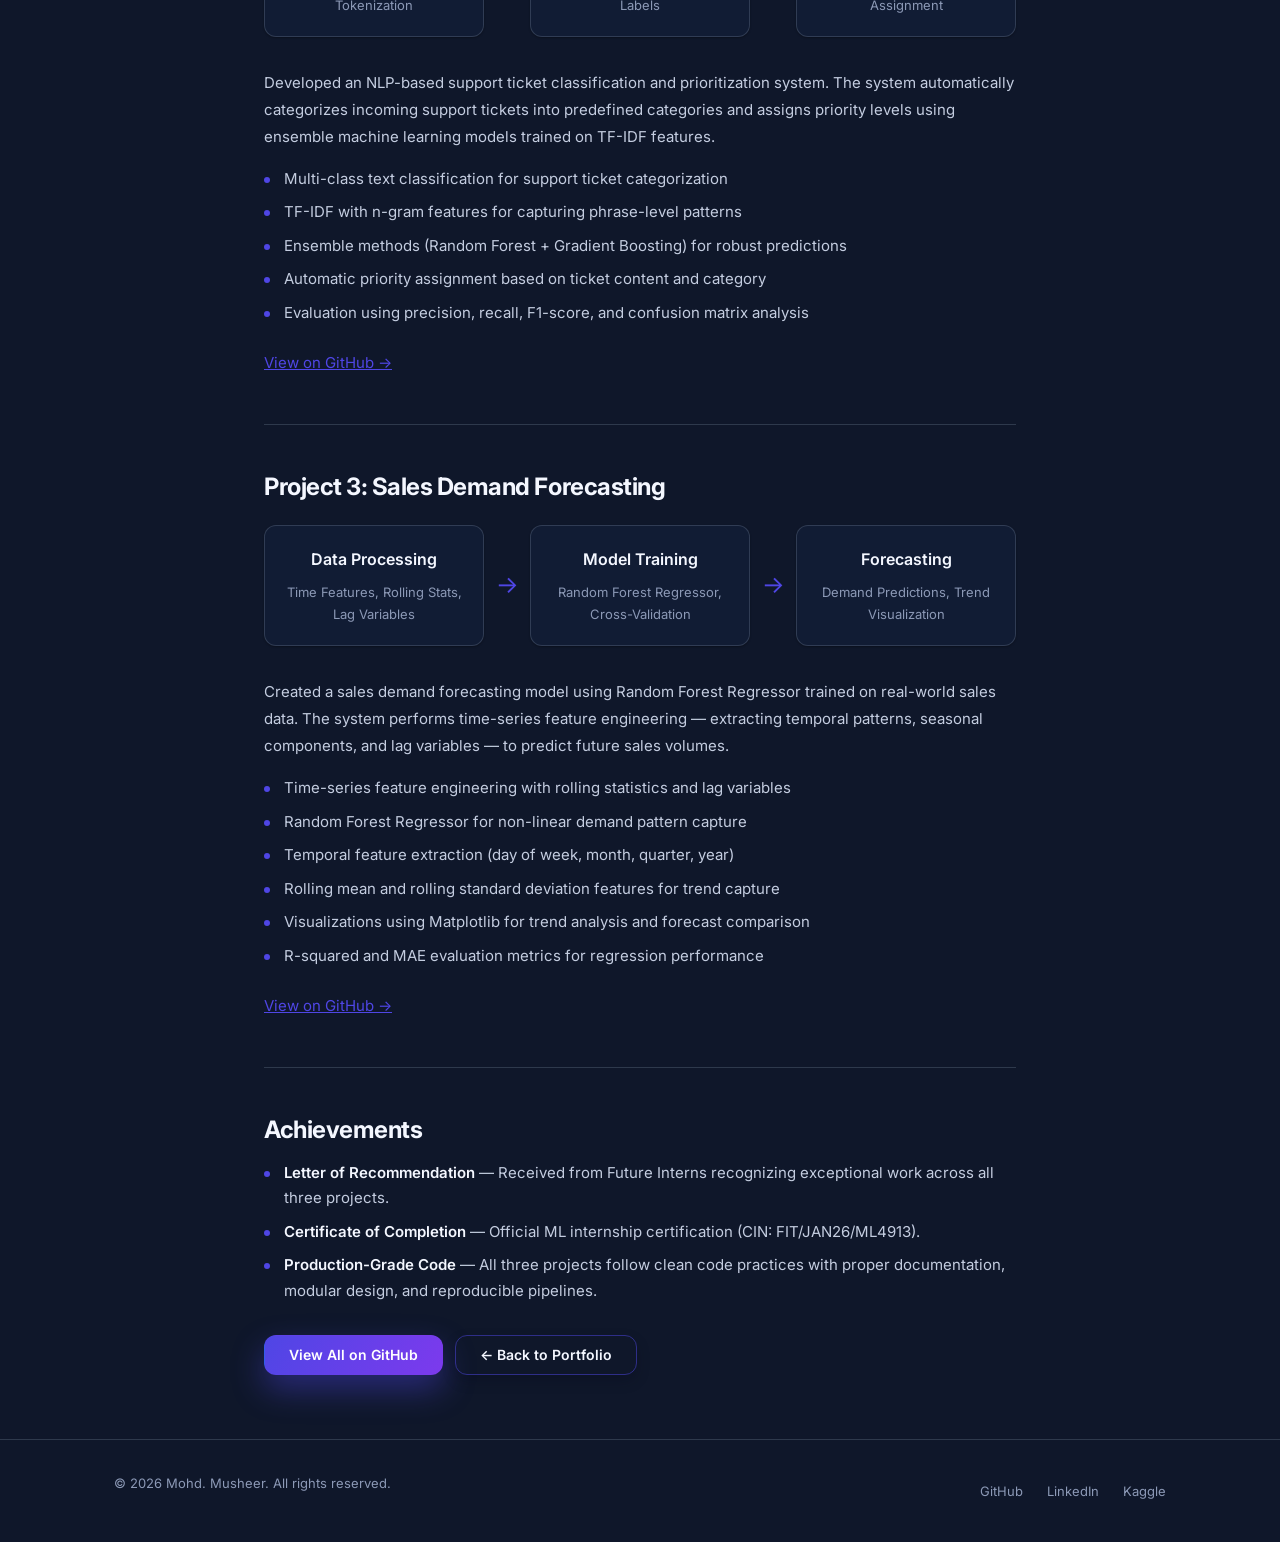
<file: projects/future-intern-projects.html>
<!DOCTYPE html>
<html lang="en">
<head>
  <meta charset="UTF-8">
  <meta name="viewport" content="width=device-width, initial-scale=1.0">

  <!-- Primary Meta Tags -->
  <title>Future Interns ML Projects — Internship Work | Mohd. Musheer</title>
  <meta name="title" content="Future Interns ML Projects — Internship Work | Mohd. Musheer">
  <meta name="description" content="Machine learning projects by Mohd. Musheer completed during the Future Interns ML internship (Jan 2026): AI Resume Ranking System, Support Ticket Classifier, and Sales Demand Forecasting.">
  <meta name="keywords" content="Future Interns, ML Internship, Resume Ranking, Support Ticket Classifier, Sales Forecasting, Python, NLP, TF-IDF, Scikit-learn, Mohd Musheer, Mohd. Musheer, musheer, musheer AI, musheer ML, Machine Learning Intern, AI Internship India, musheer.me, Future Interns ML, January 2026 Internship">
  <meta name="author" content="Mohd. Musheer">
  <meta name="robots" content="index, follow, max-snippet:-1, max-image-preview:large, max-video-preview:-1">
  <link rel="canonical" href="https://musheer.me/projects/future-intern-projects.html">
  <meta name="theme-color" content="#4F46E5">

  <!-- Open Graph -->
  <meta property="og:type" content="website">
  <meta property="og:url" content="https://musheer.me/projects/future-intern-projects.html">
  <meta property="og:title" content="Future Interns ML Projects — Internship Work | Mohd. Musheer">
  <meta property="og:description" content="3 production-grade ML projects built during the Future Interns ML internship in January 2026. By Mohd. Musheer.">
  <meta property="og:image" content="https://musheer.me/assets/images/favicon.svg">
  <meta property="og:image:width" content="400">
  <meta property="og:image:height" content="400">
  <meta property="og:image:alt" content="Mohd. Musheer — Future Interns ML Internship Projects">
  <meta property="og:locale" content="en_US">
  <meta property="og:site_name" content="Mohd. Musheer — AI/ML Engineer Portfolio">

  <!-- Twitter -->
  <meta name="twitter:card" content="summary_large_image">
  <meta name="twitter:url" content="https://musheer.me/projects/future-intern-projects.html">
  <meta name="twitter:title" content="Future Interns ML Projects — Internship Work | Mohd. Musheer">
  <meta name="twitter:description" content="3 production-grade ML projects built during the Future Interns ML internship in January 2026.">
  <meta name="twitter:image" content="https://musheer.me/assets/images/favicon.svg">
  <meta name="twitter:image:alt" content="Mohd. Musheer — Future Interns ML Internship Projects">

  <!-- Favicon -->
  <link rel="icon" type="image/svg+xml" href="../assets/icons/favicon.svg">

  <!-- Google Fonts -->
  <link rel="preconnect" href="https://fonts.googleapis.com">
  <link rel="preconnect" href="https://fonts.gstatic.com" crossorigin>
  <link href="https://fonts.googleapis.com/css2?family=Inter:wght@400;500;600;700&family=JetBrains+Mono:wght@400&display=swap" rel="stylesheet">

  <!-- Stylesheet -->
  <link rel="stylesheet" href="../style.css">
</head>
<body>

  <!-- ======== NAVIGATION ======== -->
  <nav class="nav project-nav" id="nav">
    <div class="container nav-inner">
      <a href="/" class="nav-logo">Mohd. Musheer</a>
      <div class="nav-right">
        <button class="theme-toggle" id="theme-toggle" aria-label="Toggle theme">
          <svg class="theme-icon-moon" xmlns="http://www.w3.org/2000/svg" width="18" height="18" viewBox="0 0 24 24" fill="none" stroke="currentColor" stroke-width="2" stroke-linecap="round" stroke-linejoin="round"><path d="M21 12.79A9 9 0 1 1 11.21 3 7 7 0 0 0 21 12.79z"/></svg>
          <svg class="theme-icon-sun" xmlns="http://www.w3.org/2000/svg" width="18" height="18" viewBox="0 0 24 24" fill="none" stroke="currentColor" stroke-width="2" stroke-linecap="round" stroke-linejoin="round"><circle cx="12" cy="12" r="5"/><line x1="12" y1="1" x2="12" y2="3"/><line x1="12" y1="21" x2="12" y2="23"/><line x1="4.22" y1="4.22" x2="5.64" y2="5.64"/><line x1="18.36" y1="18.36" x2="19.78" y2="19.78"/><line x1="1" y1="12" x2="3" y2="12"/><line x1="21" y1="12" x2="23" y2="12"/><line x1="4.22" y1="19.78" x2="5.64" y2="18.36"/><line x1="18.36" y1="5.64" x2="19.78" y2="4.22"/></svg>
        </button>
        <a href="/#projects" class="btn btn-ghost">Back to Projects</a>
      </div>
    </div>
  </nav>

  <main>

    <!-- ======== PROJECT HERO ======== -->
    <section class="project-page-hero">
      <div class="container">
        <span class="hero-label">ML Internship</span>
        <h1>Future Interns Projects</h1>
        <p class="project-tagline">3 production-grade ML projects built during January 2026 internship</p>
        <div class="project-actions">
          <a href="https://github.com/mohd-musheer" class="btn btn-primary" target="_blank" rel="noopener">View on GitHub</a>
        </div>
      </div>
    </section>

    <!-- ======== METRICS BAR ======== -->
    <section class="project-metrics-bar">
      <div class="container">
        <div class="metrics-row">
          <div class="metric-tile">
            <span class="metric-tile-value">3</span>
            <span class="metric-tile-label">Projects</span>
          </div>
          <div class="metric-tile">
            <span class="metric-tile-value">Jan 2026</span>
            <span class="metric-tile-label">Duration</span>
          </div>
          <div class="metric-tile">
            <span class="metric-tile-value">NLP + ML</span>
            <span class="metric-tile-label">Domains</span>
          </div>
          <div class="metric-tile">
            <span class="metric-tile-value">LoR</span>
            <span class="metric-tile-label">Letter of Rec.</span>
          </div>
          <div class="metric-tile">
            <span class="metric-tile-value">FIT/JAN26</span>
            <span class="metric-tile-label">CIN Prefix</span>
          </div>
        </div>
      </div>
    </section>

    <!-- ======== PROJECT CONTENT ======== -->
    <div class="project-content">
      <div class="container container-narrow">

        <!-- Overview -->
        <h2>Internship Overview</h2>
        <p>Completed an intensive Machine Learning internship at Future Interns in January 2026, building three production-grade ML systems across different domains: NLP-based recruitment screening, text classification for customer support, and time-series demand forecasting.</p>
        <p>The internship culminated in a Letter of Recommendation and Certificate of Completion (CIN: FIT/JAN26/ML4913), recognizing work that demonstrated end-to-end ML pipeline design, real-world data handling, and deployment-ready code architecture.</p>

        <div class="project-tags" style="margin-bottom: 3rem;">
          <span class="tag">Python</span>
          <span class="tag">Scikit-learn</span>
          <span class="tag">TF-IDF</span>
          <span class="tag">NLP</span>
          <span class="tag">Pandas</span>
          <span class="tag">NumPy</span>
          <span class="tag">Matplotlib</span>
          <span class="tag">Random Forest</span>
        </div>

        <!-- Project 1: Resume Ranking -->
        <h2>Project 1: AI Resume Ranking System</h2>

        <div class="arch-diagram" style="margin-bottom: 2rem;">
          <div class="arch-box">
            <div class="arch-box-title">Resume Parsing</div>
            <div class="arch-box-desc">Text Extraction, Cleaning, Normalization</div>
          </div>
          <span class="arch-arrow">&rarr;</span>
          <div class="arch-box">
            <div class="arch-box-title">TF-IDF Vectorization</div>
            <div class="arch-box-desc">Feature Extraction, Term Weighting</div>
          </div>
          <span class="arch-arrow">&rarr;</span>
          <div class="arch-box">
            <div class="arch-box-title">Cosine Ranking</div>
            <div class="arch-box-desc">Similarity Scoring, Skill Gap Analysis</div>
          </div>
        </div>

        <p>Built an AI-powered resume screening system that processes 1000+ resumes using TF-IDF vectorization for candidate-job matching and skill gap analysis. The system transforms both resumes and job descriptions into high-dimensional vector representations, then ranks candidates by cosine similarity.</p>

        <ul>
          <li>Processes 1000+ resumes with vectorized NLP operations</li>
          <li>TF-IDF vectorization for meaningful skill representation</li>
          <li>Cosine similarity scoring for objective candidate ranking</li>
          <li>Automated skill gap identification for recruiter feedback</li>
          <li>Batch processing with structured CSV output reports</li>
        </ul>

        <p><a href="https://github.com/mohd-musheer/AI-Resume-Rranking-System" target="_blank" rel="noopener" style="color: var(--accent); text-decoration: underline;">View on GitHub &rarr;</a></p>

        <!-- Divider -->
        <hr style="border: none; border-top: 1px solid var(--border-default); margin: 3rem 0;">

        <!-- Project 2: Support Ticket Classifier -->
        <h2>Project 2: Support Ticket Classifier</h2>

        <div class="arch-diagram" style="margin-bottom: 2rem;">
          <div class="arch-box">
            <div class="arch-box-title">Text Preprocessing</div>
            <div class="arch-box-desc">Ticket Parsing, Cleaning, Tokenization</div>
          </div>
          <span class="arch-arrow">&rarr;</span>
          <div class="arch-box">
            <div class="arch-box-title">Feature Engineering</div>
            <div class="arch-box-desc">TF-IDF, N-grams, Category Labels</div>
          </div>
          <span class="arch-arrow">&rarr;</span>
          <div class="arch-box">
            <div class="arch-box-title">Classification</div>
            <div class="arch-box-desc">Ensemble Models, Priority Assignment</div>
          </div>
        </div>

        <p>Developed an NLP-based support ticket classification and prioritization system. The system automatically categorizes incoming support tickets into predefined categories and assigns priority levels using ensemble machine learning models trained on TF-IDF features.</p>

        <ul>
          <li>Multi-class text classification for support ticket categorization</li>
          <li>TF-IDF with n-gram features for capturing phrase-level patterns</li>
          <li>Ensemble methods (Random Forest + Gradient Boosting) for robust predictions</li>
          <li>Automatic priority assignment based on ticket content and category</li>
          <li>Evaluation using precision, recall, F1-score, and confusion matrix analysis</li>
        </ul>

        <p><a href="https://github.com/mohd-musheer/Support-Ticket-Classifier" target="_blank" rel="noopener" style="color: var(--accent); text-decoration: underline;">View on GitHub &rarr;</a></p>

        <!-- Divider -->
        <hr style="border: none; border-top: 1px solid var(--border-default); margin: 3rem 0;">

        <!-- Project 3: Sales Forecasting -->
        <h2>Project 3: Sales Demand Forecasting</h2>

        <div class="arch-diagram" style="margin-bottom: 2rem;">
          <div class="arch-box">
            <div class="arch-box-title">Data Processing</div>
            <div class="arch-box-desc">Time Features, Rolling Stats, Lag Variables</div>
          </div>
          <span class="arch-arrow">&rarr;</span>
          <div class="arch-box">
            <div class="arch-box-title">Model Training</div>
            <div class="arch-box-desc">Random Forest Regressor, Cross-Validation</div>
          </div>
          <span class="arch-arrow">&rarr;</span>
          <div class="arch-box">
            <div class="arch-box-title">Forecasting</div>
            <div class="arch-box-desc">Demand Predictions, Trend Visualization</div>
          </div>
        </div>

        <p>Created a sales demand forecasting model using Random Forest Regressor trained on real-world sales data. The system performs time-series feature engineering — extracting temporal patterns, seasonal components, and lag variables — to predict future sales volumes.</p>

        <ul>
          <li>Time-series feature engineering with rolling statistics and lag variables</li>
          <li>Random Forest Regressor for non-linear demand pattern capture</li>
          <li>Temporal feature extraction (day of week, month, quarter, year)</li>
          <li>Rolling mean and rolling standard deviation features for trend capture</li>
          <li>Visualizations using Matplotlib for trend analysis and forecast comparison</li>
          <li>R-squared and MAE evaluation metrics for regression performance</li>
        </ul>

        <p><a href="https://github.com/mohd-musheer/Sales-Demand-Forecasting" target="_blank" rel="noopener" style="color: var(--accent); text-decoration: underline;">View on GitHub &rarr;</a></p>

        <!-- Achievements -->
        <hr style="border: none; border-top: 1px solid var(--border-default); margin: 3rem 0;">

        <h2>Achievements</h2>
        <ul>
          <li><strong>Letter of Recommendation</strong> — Received from Future Interns recognizing exceptional work across all three projects.</li>
          <li><strong>Certificate of Completion</strong> — Official ML internship certification (CIN: FIT/JAN26/ML4913).</li>
          <li><strong>Production-Grade Code</strong> — All three projects follow clean code practices with proper documentation, modular design, and reproducible pipelines.</li>
        </ul>

        <!-- Links -->
        <div class="project-cta">
          <a href="https://github.com/mohd-musheer" class="btn btn-primary" target="_blank" rel="noopener">View All on GitHub</a>
          <a href="/" class="btn btn-outline">&larr; Back to Portfolio</a>
        </div>

      </div>
    </div>

  </main>

  <!-- ======== FOOTER ======== -->
  <footer class="footer">
    <div class="container footer-inner">
      <p>&copy; 2026 Mohd. Musheer. All rights reserved.</p>
      <div class="footer-links">
        <a href="https://github.com/mohd-musheer" target="_blank" rel="noopener">GitHub</a>
        <a href="https://www.linkedin.com/in/mohdmusheer" target="_blank" rel="noopener">LinkedIn</a>
        <a href="https://www.kaggle.com/almusheer" target="_blank" rel="noopener">Kaggle</a>
      </div>
    </div>
  </footer>

  <script>
  (function() {
    var stored = localStorage.getItem('theme');
    if (stored) document.documentElement.setAttribute('data-theme', stored);
    var toggle = document.getElementById('theme-toggle');
    if (toggle) toggle.addEventListener('click', function() {
      var current = document.documentElement.getAttribute('data-theme');
      var next = current === 'light' ? 'dark' : 'light';
      if (next === 'dark') {
        document.documentElement.removeAttribute('data-theme');
        localStorage.setItem('theme', 'dark');
      } else {
        document.documentElement.setAttribute('data-theme', 'light');
        localStorage.setItem('theme', 'light');
      }
    });
    var nav = document.getElementById('nav');
    if (nav) {
      var ticking = false;
      window.addEventListener('scroll', function() {
        if (!ticking) {
          requestAnimationFrame(function() {
            nav.classList.toggle('scrolled', window.scrollY > 0);
            ticking = false;
          });
          ticking = true;
        }
      });
    }
  })();
  </script>
</body>
</html>
</file>
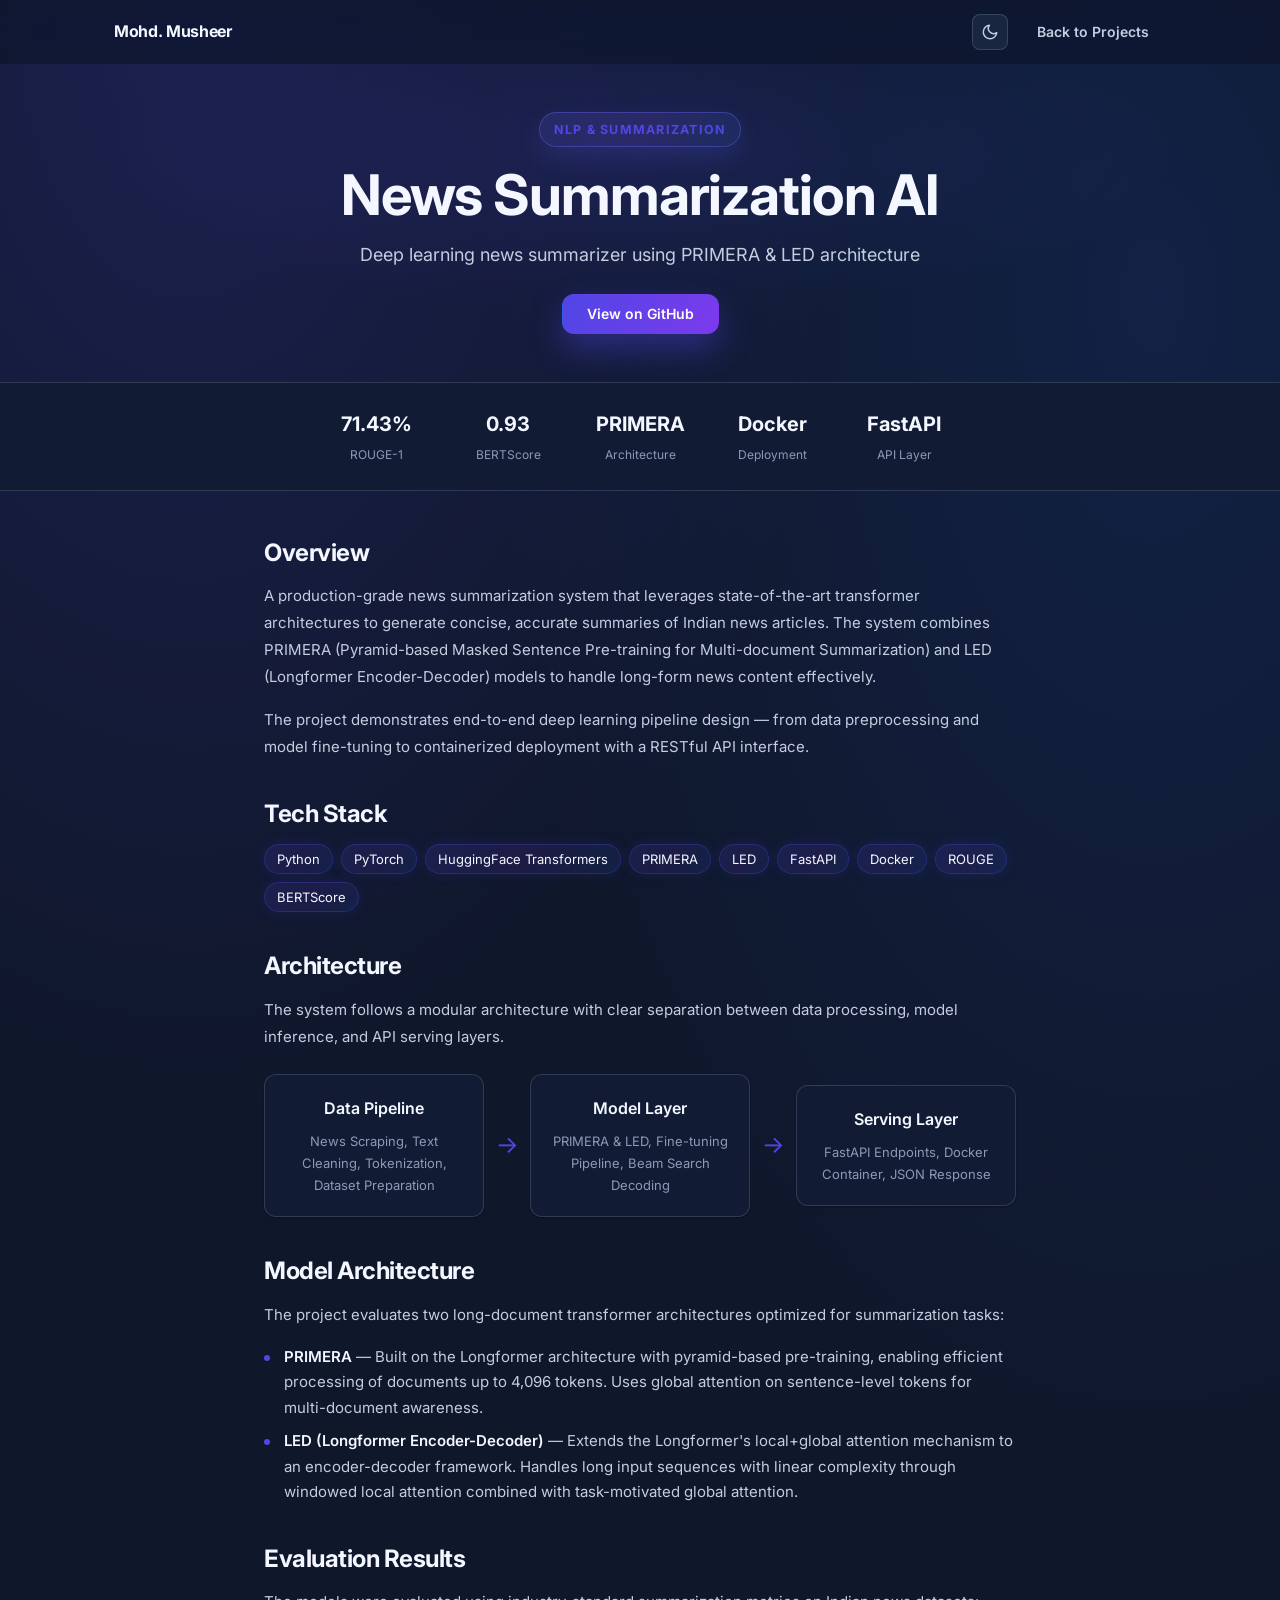
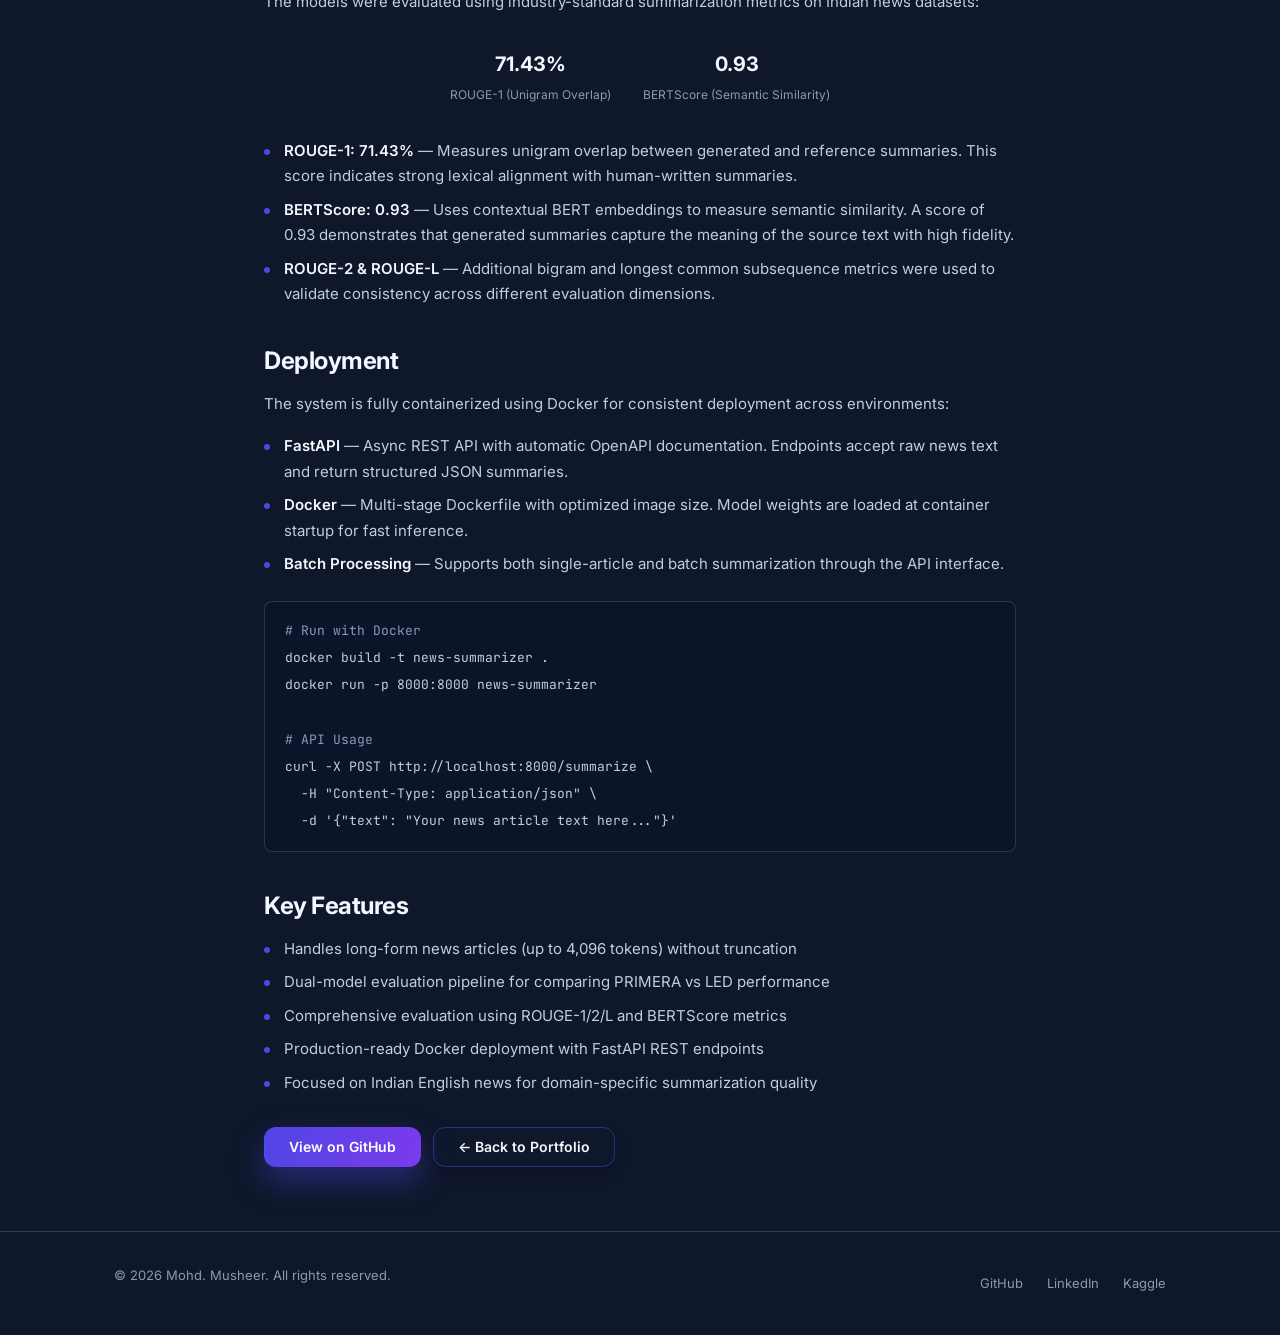
<file: projects/indian-news-summarizer.html>
<!DOCTYPE html>
<html lang="en">
<head>
  <meta charset="UTF-8">
  <meta name="viewport" content="width=device-width, initial-scale=1.0">

  <!-- Primary Meta Tags -->
  <title>News Summarization AI — Deep Learning NLP | Mohd. Musheer</title>
  <meta name="title" content="News Summarization AI — Deep Learning NLP | Mohd. Musheer">
  <meta name="description" content="Deep learning news summarization system by Mohd. Musheer achieving ROUGE-1: 71.43% and BERTScore: 0.93 using PRIMERA and LED transformer architecture. Dockerized with FastAPI for production deployment.">
  <meta name="keywords" content="News Summarization AI, NLP, PRIMERA, LED, Deep Learning, PyTorch, FastAPI, Docker, ROUGE, BERTScore, Mohd Musheer, Mohd. Musheer, musheer, musheer AI, musheer NLP, Indian News Summarizer, Transformer NLP, Text Summarization, AI Engineer India, musheer.me">
  <meta name="author" content="Mohd. Musheer">
  <meta name="robots" content="index, follow, max-snippet:-1, max-image-preview:large, max-video-preview:-1">
  <link rel="canonical" href="https://musheer.me/projects/indian-news-summarizer.html">
  <meta name="theme-color" content="#4F46E5">

  <!-- Open Graph -->
  <meta property="og:type" content="website">
  <meta property="og:url" content="https://musheer.me/projects/indian-news-summarizer.html">
  <meta property="og:title" content="News Summarization AI — Deep Learning NLP | Mohd. Musheer">
  <meta property="og:description" content="Deep learning news summarizer achieving ROUGE-1: 71.43% and BERTScore: 0.93 using PRIMERA and LED architecture. By Mohd. Musheer.">
  <meta property="og:image" content="https://musheer.me/assets/images/favicon.svg">
  <meta property="og:image:width" content="400">
  <meta property="og:image:height" content="400">
  <meta property="og:image:alt" content="Mohd. Musheer — News Summarization AI Project">
  <meta property="og:locale" content="en_US">
  <meta property="og:site_name" content="Mohd. Musheer — AI/ML Engineer Portfolio">

  <!-- Twitter -->
  <meta name="twitter:card" content="summary_large_image">
  <meta name="twitter:url" content="https://musheer.me/projects/indian-news-summarizer.html">
  <meta name="twitter:title" content="News Summarization AI — Deep Learning NLP | Mohd. Musheer">
  <meta name="twitter:description" content="Deep learning news summarizer achieving ROUGE-1: 71.43% and BERTScore: 0.93 using PRIMERA and LED architecture.">
  <meta name="twitter:image" content="https://musheer.me/assets/images/favicon.svg">
  <meta name="twitter:image:alt" content="Mohd. Musheer — News Summarization AI Project">

  <!-- Favicon -->
  <link rel="icon" type="image/svg+xml" href="../assets/icons/favicon.svg">

  <!-- Google Fonts -->
  <link rel="preconnect" href="https://fonts.googleapis.com">
  <link rel="preconnect" href="https://fonts.gstatic.com" crossorigin>
  <link href="https://fonts.googleapis.com/css2?family=Inter:wght@400;500;600;700&family=JetBrains+Mono:wght@400&display=swap" rel="stylesheet">

  <!-- Stylesheet -->
  <link rel="stylesheet" href="../style.css">

  <!-- Structured Data -->
  <script type="application/ld+json">
  {
    "@context": "https://schema.org",
    "@type": "SoftwareSourceCode",
    "name": "News Summarization AI",
    "description": "Deep learning news summarization system achieving ROUGE-1: 71.43% and BERTScore: 0.93 using PRIMERA and LED transformer architectures.",
    "author": {
      "@type": "Person",
      "name": "Mohd. Musheer",
      "url": "https://musheer.me"
    },
    "programmingLanguage": ["Python"],
    "codeRepository": "https://github.com/mohd-musheer/News-Summarization-AI"
  }
  </script>
</head>
<body>

  <!-- ======== NAVIGATION ======== -->
  <nav class="nav project-nav" id="nav">
    <div class="container nav-inner">
      <a href="/" class="nav-logo">Mohd. Musheer</a>
      <div class="nav-right">
        <button class="theme-toggle" id="theme-toggle" aria-label="Toggle theme">
          <svg class="theme-icon-moon" xmlns="http://www.w3.org/2000/svg" width="18" height="18" viewBox="0 0 24 24" fill="none" stroke="currentColor" stroke-width="2" stroke-linecap="round" stroke-linejoin="round"><path d="M21 12.79A9 9 0 1 1 11.21 3 7 7 0 0 0 21 12.79z"/></svg>
          <svg class="theme-icon-sun" xmlns="http://www.w3.org/2000/svg" width="18" height="18" viewBox="0 0 24 24" fill="none" stroke="currentColor" stroke-width="2" stroke-linecap="round" stroke-linejoin="round"><circle cx="12" cy="12" r="5"/><line x1="12" y1="1" x2="12" y2="3"/><line x1="12" y1="21" x2="12" y2="23"/><line x1="4.22" y1="4.22" x2="5.64" y2="5.64"/><line x1="18.36" y1="18.36" x2="19.78" y2="19.78"/><line x1="1" y1="12" x2="3" y2="12"/><line x1="21" y1="12" x2="23" y2="12"/><line x1="4.22" y1="19.78" x2="5.64" y2="18.36"/><line x1="18.36" y1="5.64" x2="19.78" y2="4.22"/></svg>
        </button>
        <a href="/#projects" class="btn btn-ghost">Back to Projects</a>
      </div>
    </div>
  </nav>

  <main>

    <!-- ======== PROJECT HERO ======== -->
    <section class="project-page-hero">
      <div class="container">
        <span class="hero-label">NLP &amp; Summarization</span>
        <h1>News Summarization AI</h1>
        <p class="project-tagline">Deep learning news summarizer using PRIMERA &amp; LED architecture</p>
        <div class="project-actions">
          <a href="https://github.com/mohd-musheer/News-Summarization-AI" class="btn btn-primary" target="_blank" rel="noopener">View on GitHub</a>
        </div>
      </div>
    </section>

    <!-- ======== METRICS BAR ======== -->
    <section class="project-metrics-bar">
      <div class="container">
        <div class="metrics-row">
          <div class="metric-tile">
            <span class="metric-tile-value">71.43%</span>
            <span class="metric-tile-label">ROUGE-1</span>
          </div>
          <div class="metric-tile">
            <span class="metric-tile-value">0.93</span>
            <span class="metric-tile-label">BERTScore</span>
          </div>
          <div class="metric-tile">
            <span class="metric-tile-value">PRIMERA</span>
            <span class="metric-tile-label">Architecture</span>
          </div>
          <div class="metric-tile">
            <span class="metric-tile-value">Docker</span>
            <span class="metric-tile-label">Deployment</span>
          </div>
          <div class="metric-tile">
            <span class="metric-tile-value">FastAPI</span>
            <span class="metric-tile-label">API Layer</span>
          </div>
        </div>
      </div>
    </section>

    <!-- ======== PROJECT CONTENT ======== -->
    <div class="project-content">
      <div class="container container-narrow">

        <!-- Overview -->
        <h2>Overview</h2>
        <p>A production-grade news summarization system that leverages state-of-the-art transformer architectures to generate concise, accurate summaries of Indian news articles. The system combines PRIMERA (Pyramid-based Masked Sentence Pre-training for Multi-document Summarization) and LED (Longformer Encoder-Decoder) models to handle long-form news content effectively.</p>
        <p>The project demonstrates end-to-end deep learning pipeline design — from data preprocessing and model fine-tuning to containerized deployment with a RESTful API interface.</p>

        <!-- Tech Stack -->
        <h2>Tech Stack</h2>
        <div class="project-tags">
          <span class="tag">Python</span>
          <span class="tag">PyTorch</span>
          <span class="tag">HuggingFace Transformers</span>
          <span class="tag">PRIMERA</span>
          <span class="tag">LED</span>
          <span class="tag">FastAPI</span>
          <span class="tag">Docker</span>
          <span class="tag">ROUGE</span>
          <span class="tag">BERTScore</span>
        </div>

        <!-- Architecture -->
        <h2>Architecture</h2>
        <p>The system follows a modular architecture with clear separation between data processing, model inference, and API serving layers.</p>

        <div class="arch-diagram">
          <div class="arch-box">
            <div class="arch-box-title">Data Pipeline</div>
            <div class="arch-box-desc">News Scraping, Text Cleaning, Tokenization, Dataset Preparation</div>
          </div>
          <span class="arch-arrow">&rarr;</span>
          <div class="arch-box">
            <div class="arch-box-title">Model Layer</div>
            <div class="arch-box-desc">PRIMERA &amp; LED, Fine-tuning Pipeline, Beam Search Decoding</div>
          </div>
          <span class="arch-arrow">&rarr;</span>
          <div class="arch-box">
            <div class="arch-box-title">Serving Layer</div>
            <div class="arch-box-desc">FastAPI Endpoints, Docker Container, JSON Response</div>
          </div>
        </div>

        <!-- Model Details -->
        <h2>Model Architecture</h2>
        <p>The project evaluates two long-document transformer architectures optimized for summarization tasks:</p>
        <ul>
          <li><strong>PRIMERA</strong> — Built on the Longformer architecture with pyramid-based pre-training, enabling efficient processing of documents up to 4,096 tokens. Uses global attention on sentence-level tokens for multi-document awareness.</li>
          <li><strong>LED (Longformer Encoder-Decoder)</strong> — Extends the Longformer's local+global attention mechanism to an encoder-decoder framework. Handles long input sequences with linear complexity through windowed local attention combined with task-motivated global attention.</li>
        </ul>

        <!-- Results -->
        <h2>Evaluation Results</h2>
        <p>The models were evaluated using industry-standard summarization metrics on Indian news datasets:</p>

        <div class="metrics-row" style="margin: 2rem 0;">
          <div class="metric-tile">
            <span class="metric-tile-value">71.43%</span>
            <span class="metric-tile-label">ROUGE-1 (Unigram Overlap)</span>
          </div>
          <div class="metric-tile">
            <span class="metric-tile-value">0.93</span>
            <span class="metric-tile-label">BERTScore (Semantic Similarity)</span>
          </div>
        </div>

        <ul>
          <li><strong>ROUGE-1: 71.43%</strong> — Measures unigram overlap between generated and reference summaries. This score indicates strong lexical alignment with human-written summaries.</li>
          <li><strong>BERTScore: 0.93</strong> — Uses contextual BERT embeddings to measure semantic similarity. A score of 0.93 demonstrates that generated summaries capture the meaning of the source text with high fidelity.</li>
          <li><strong>ROUGE-2 &amp; ROUGE-L</strong> — Additional bigram and longest common subsequence metrics were used to validate consistency across different evaluation dimensions.</li>
        </ul>

        <!-- Deployment -->
        <h2>Deployment</h2>
        <p>The system is fully containerized using Docker for consistent deployment across environments:</p>
        <ul>
          <li><strong>FastAPI</strong> — Async REST API with automatic OpenAPI documentation. Endpoints accept raw news text and return structured JSON summaries.</li>
          <li><strong>Docker</strong> — Multi-stage Dockerfile with optimized image size. Model weights are loaded at container startup for fast inference.</li>
          <li><strong>Batch Processing</strong> — Supports both single-article and batch summarization through the API interface.</li>
        </ul>

        <pre><code><span class="code-comment"># Run with Docker</span>
docker build -t news-summarizer .
docker run -p 8000:8000 news-summarizer

<span class="code-comment"># API Usage</span>
curl -X POST http://localhost:8000/summarize \
  -H "Content-Type: application/json" \
  -d '{"text": "Your news article text here..."}'</code></pre>

        <!-- Key Features -->
        <h2>Key Features</h2>
        <ul>
          <li>Handles long-form news articles (up to 4,096 tokens) without truncation</li>
          <li>Dual-model evaluation pipeline for comparing PRIMERA vs LED performance</li>
          <li>Comprehensive evaluation using ROUGE-1/2/L and BERTScore metrics</li>
          <li>Production-ready Docker deployment with FastAPI REST endpoints</li>
          <li>Focused on Indian English news for domain-specific summarization quality</li>
        </ul>

        <!-- Links -->
        <div class="project-cta">
          <a href="https://github.com/mohd-musheer/News-Summarization-AI" class="btn btn-primary" target="_blank" rel="noopener">View on GitHub</a>
          <a href="/" class="btn btn-outline">&larr; Back to Portfolio</a>
        </div>

      </div>
    </div>

  </main>

  <!-- ======== FOOTER ======== -->
  <footer class="footer">
    <div class="container footer-inner">
      <p>&copy; 2026 Mohd. Musheer. All rights reserved.</p>
      <div class="footer-links">
        <a href="https://github.com/mohd-musheer" target="_blank" rel="noopener">GitHub</a>
        <a href="https://www.linkedin.com/in/mohdmusheer" target="_blank" rel="noopener">LinkedIn</a>
        <a href="https://www.kaggle.com/almusheer" target="_blank" rel="noopener">Kaggle</a>
      </div>
    </div>
  </footer>

  <script>
  (function() {
    var stored = localStorage.getItem('theme');
    if (stored) document.documentElement.setAttribute('data-theme', stored);
    var toggle = document.getElementById('theme-toggle');
    if (toggle) toggle.addEventListener('click', function() {
      var current = document.documentElement.getAttribute('data-theme');
      var next = current === 'light' ? 'dark' : 'light';
      if (next === 'dark') {
        document.documentElement.removeAttribute('data-theme');
        localStorage.setItem('theme', 'dark');
      } else {
        document.documentElement.setAttribute('data-theme', 'light');
        localStorage.setItem('theme', 'light');
      }
    });
    var nav = document.getElementById('nav');
    if (nav) {
      var ticking = false;
      window.addEventListener('scroll', function() {
        if (!ticking) {
          requestAnimationFrame(function() {
            nav.classList.toggle('scrolled', window.scrollY > 0);
            ticking = false;
          });
          ticking = true;
        }
      });
    }
  })();
  </script>
</body>
</html>
</file>
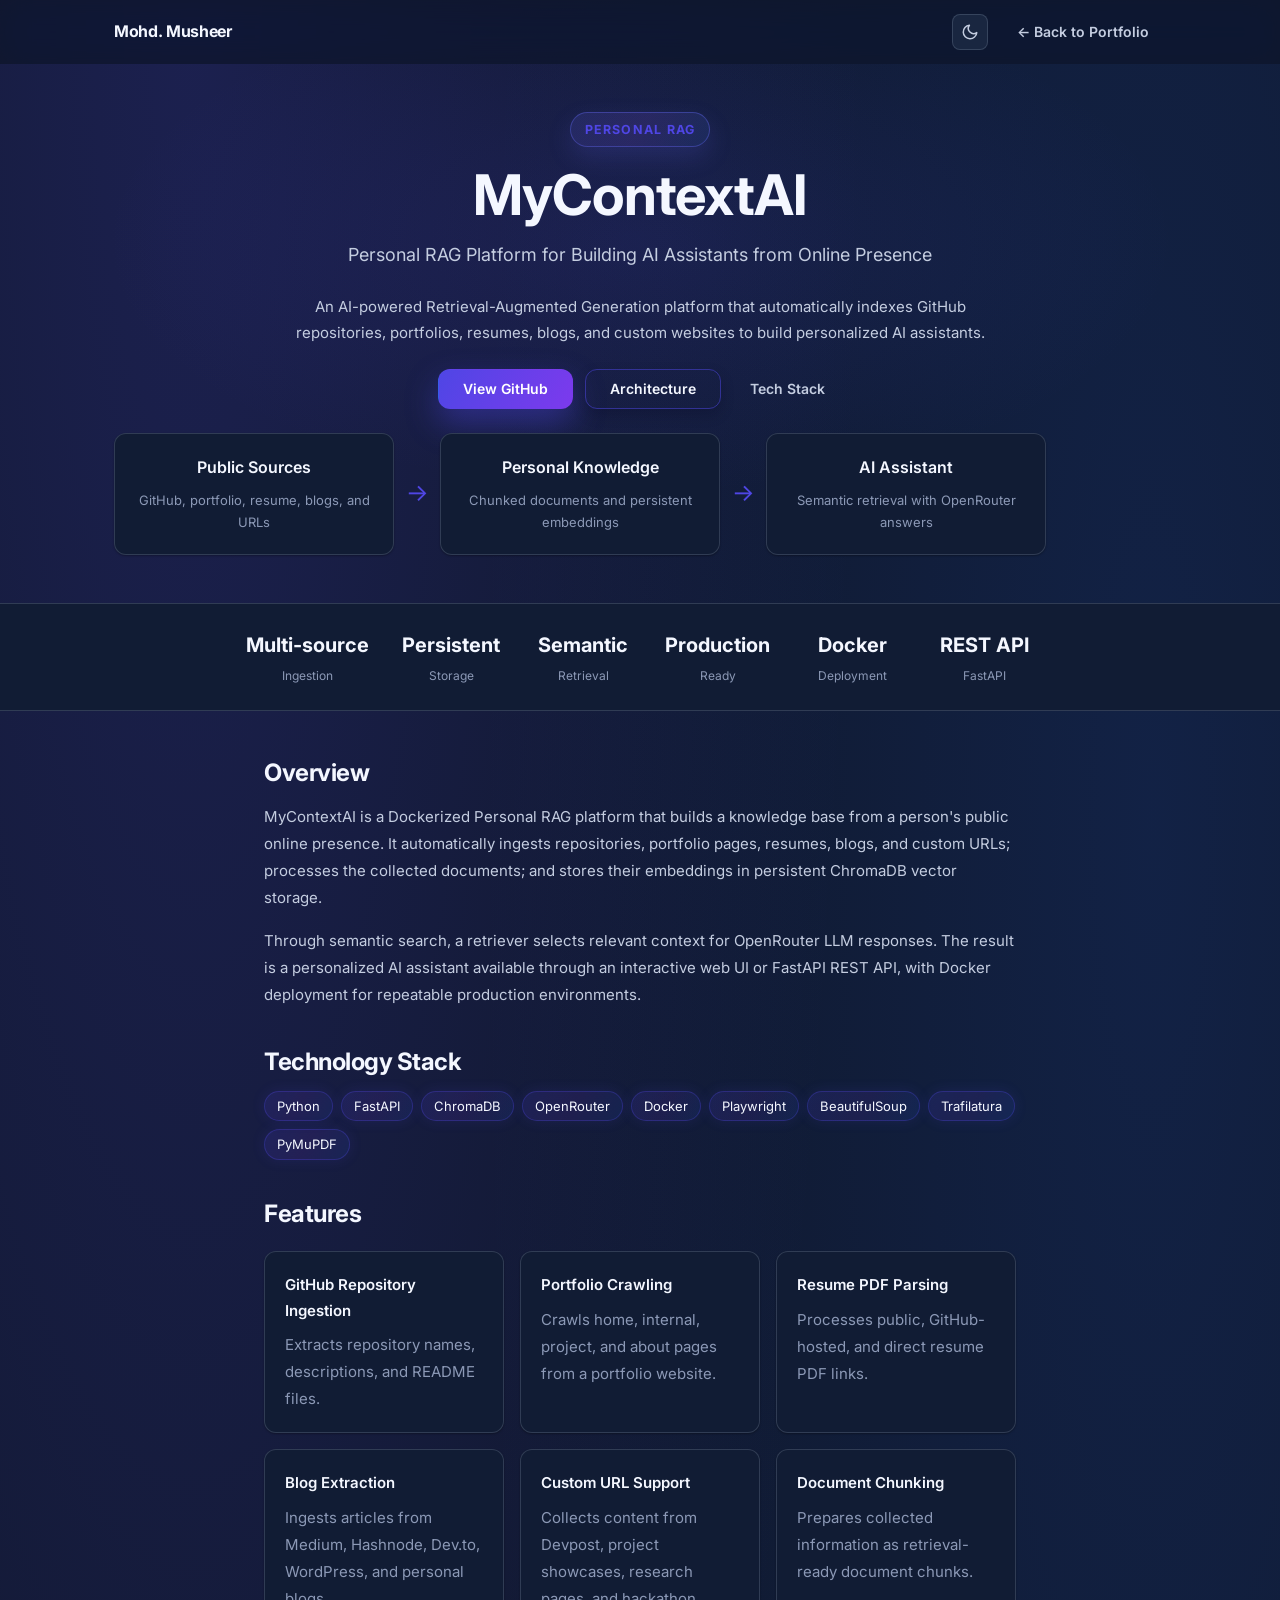
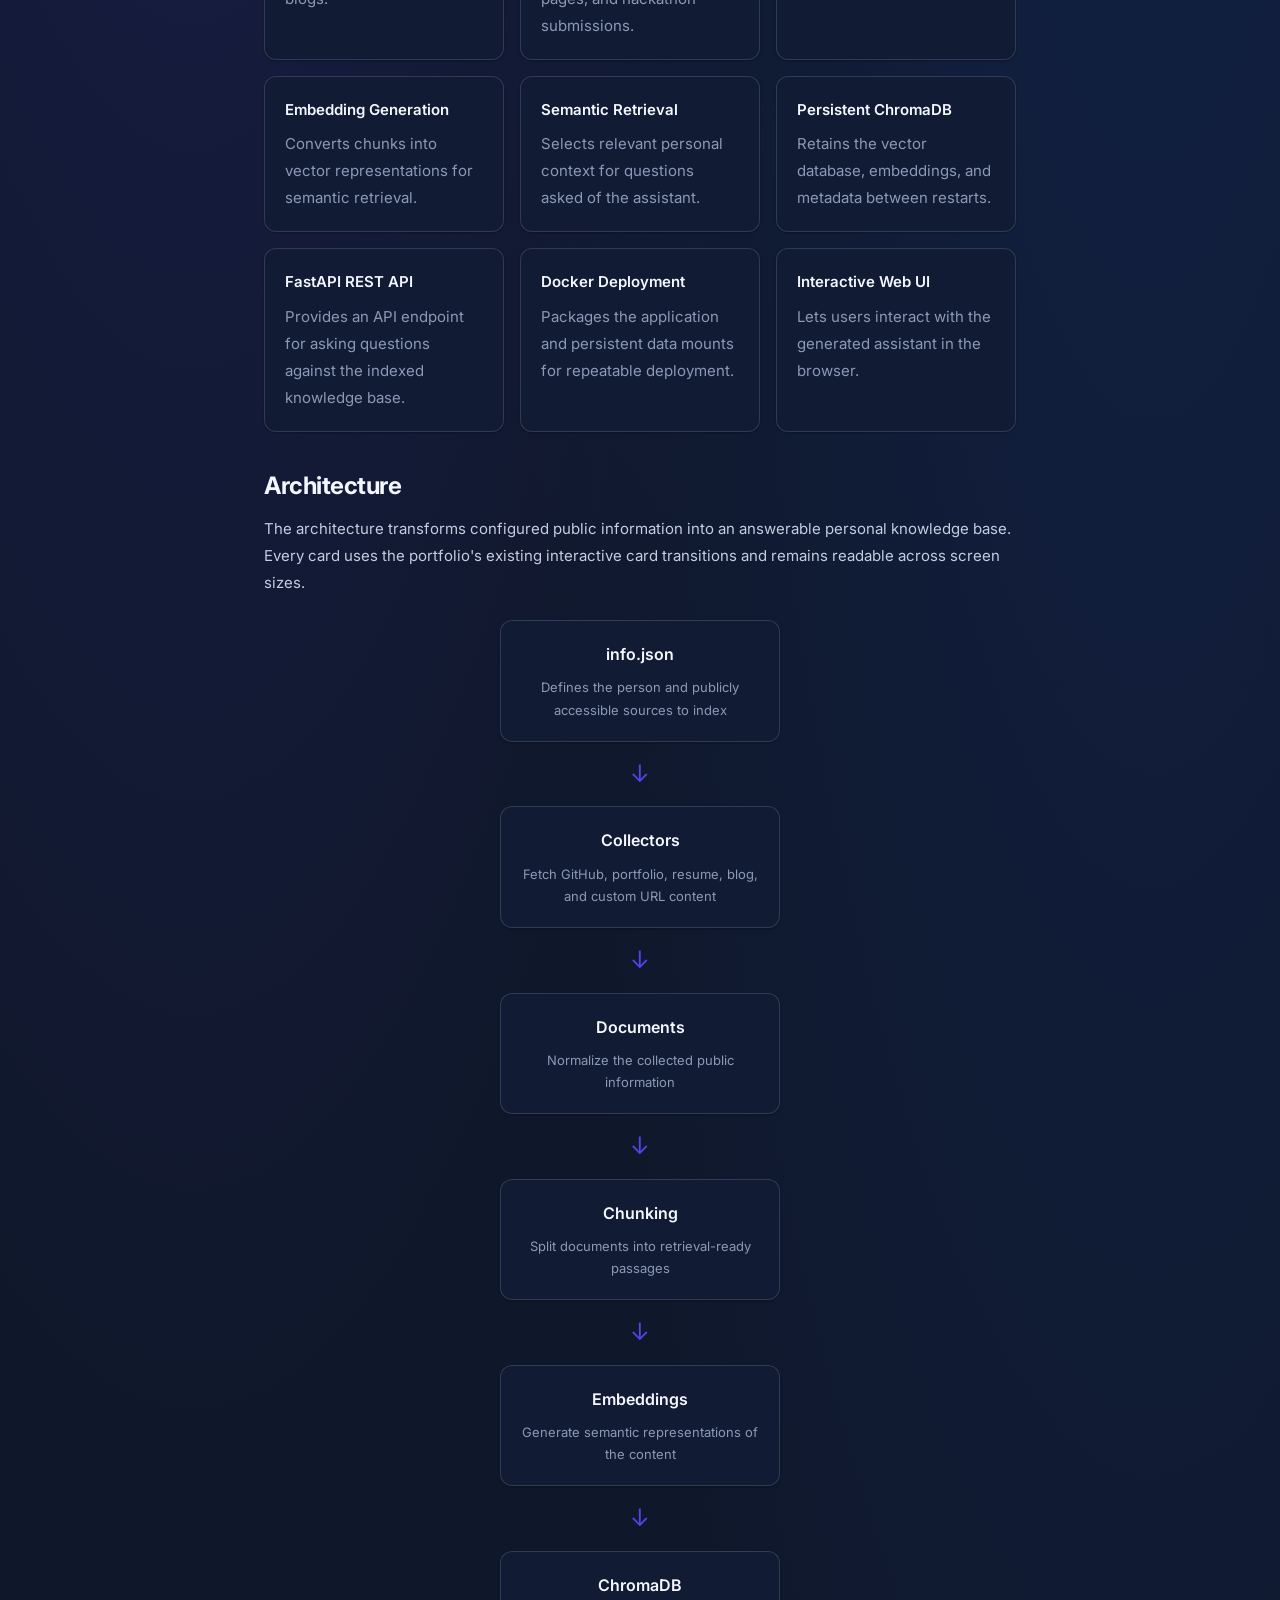
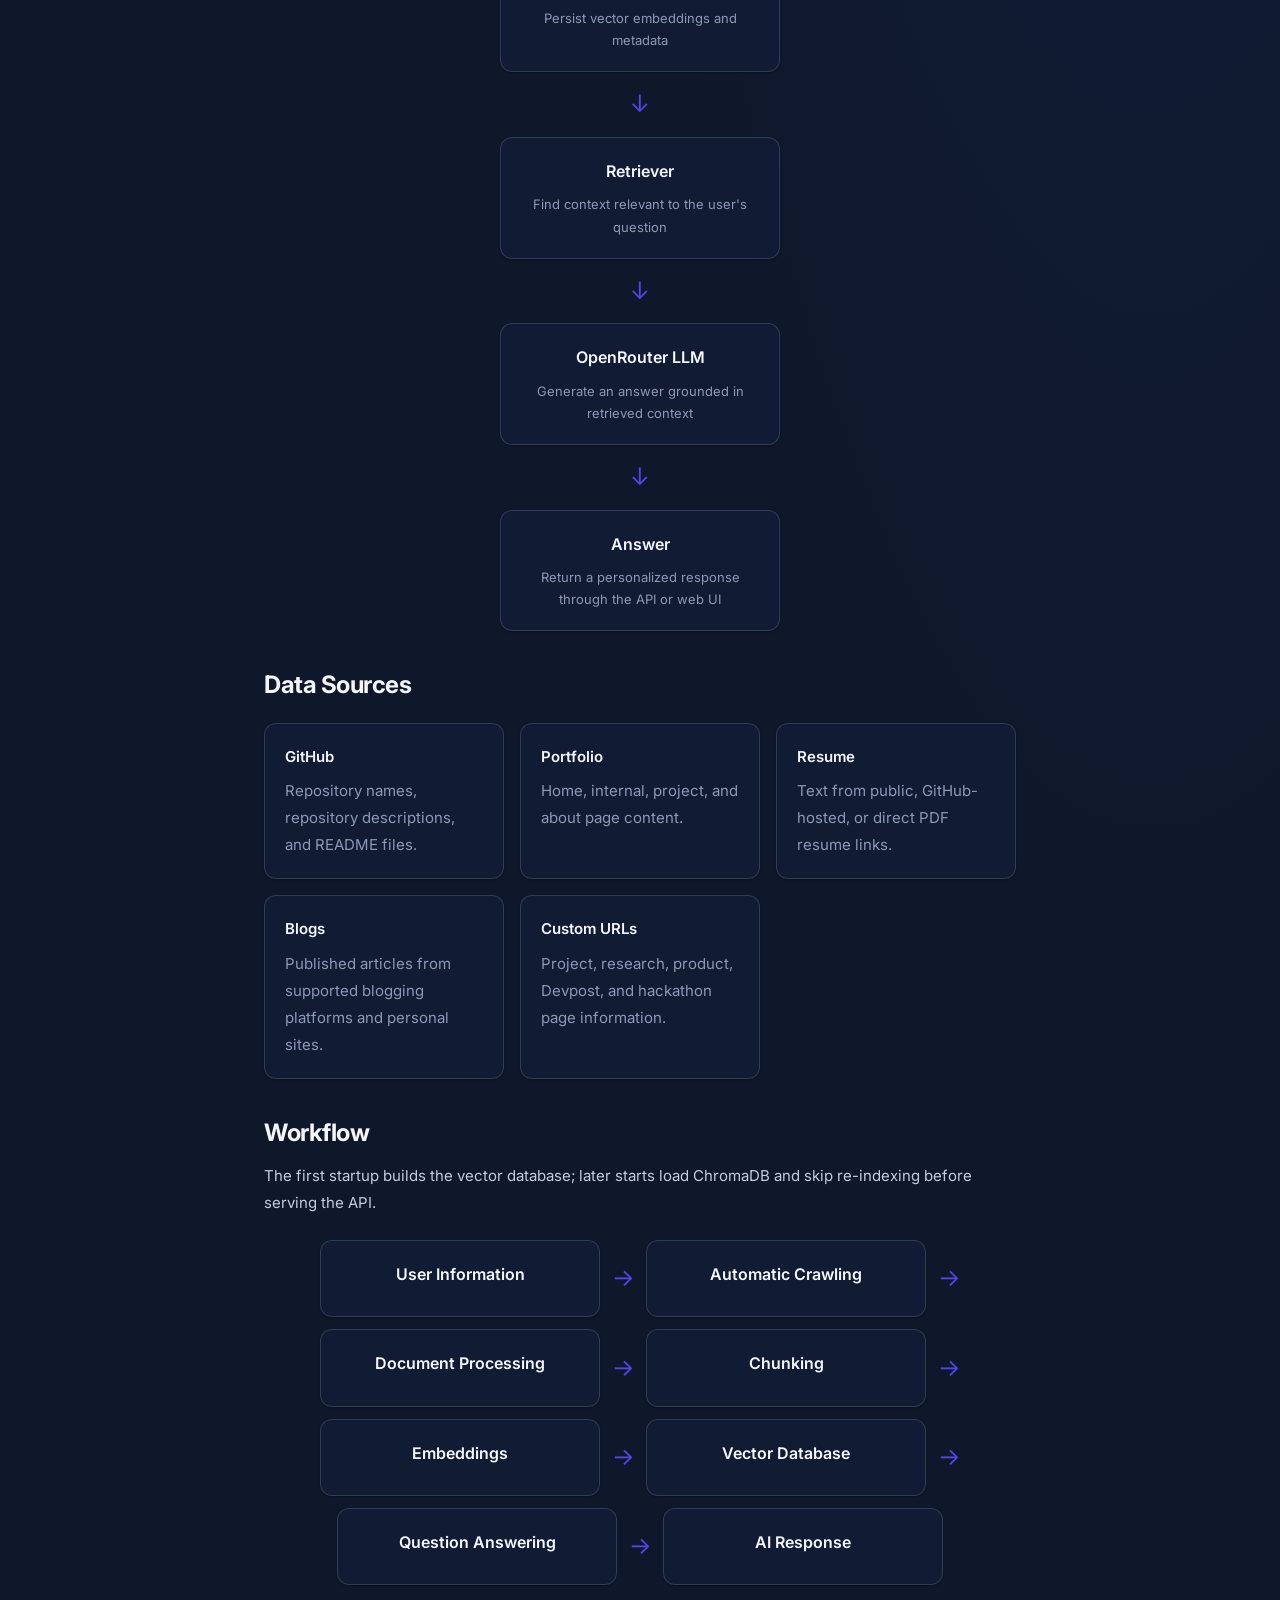
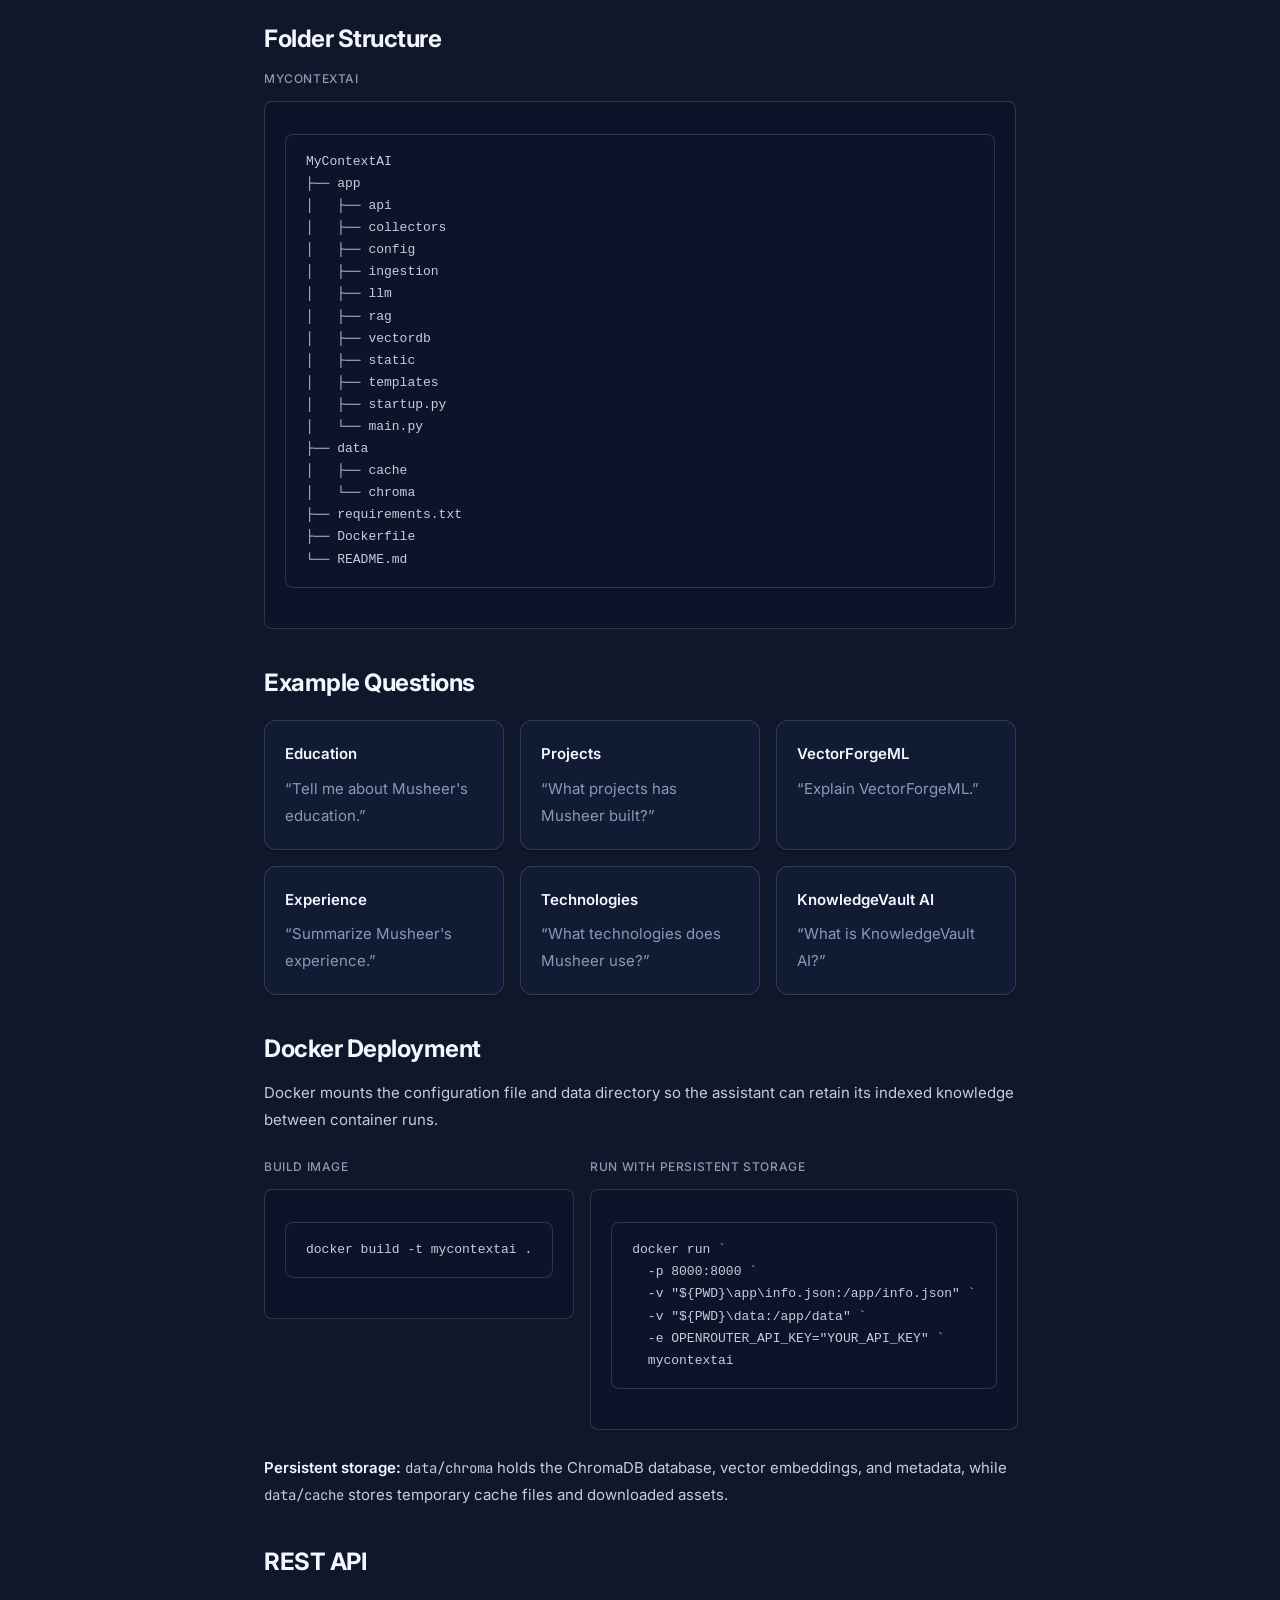
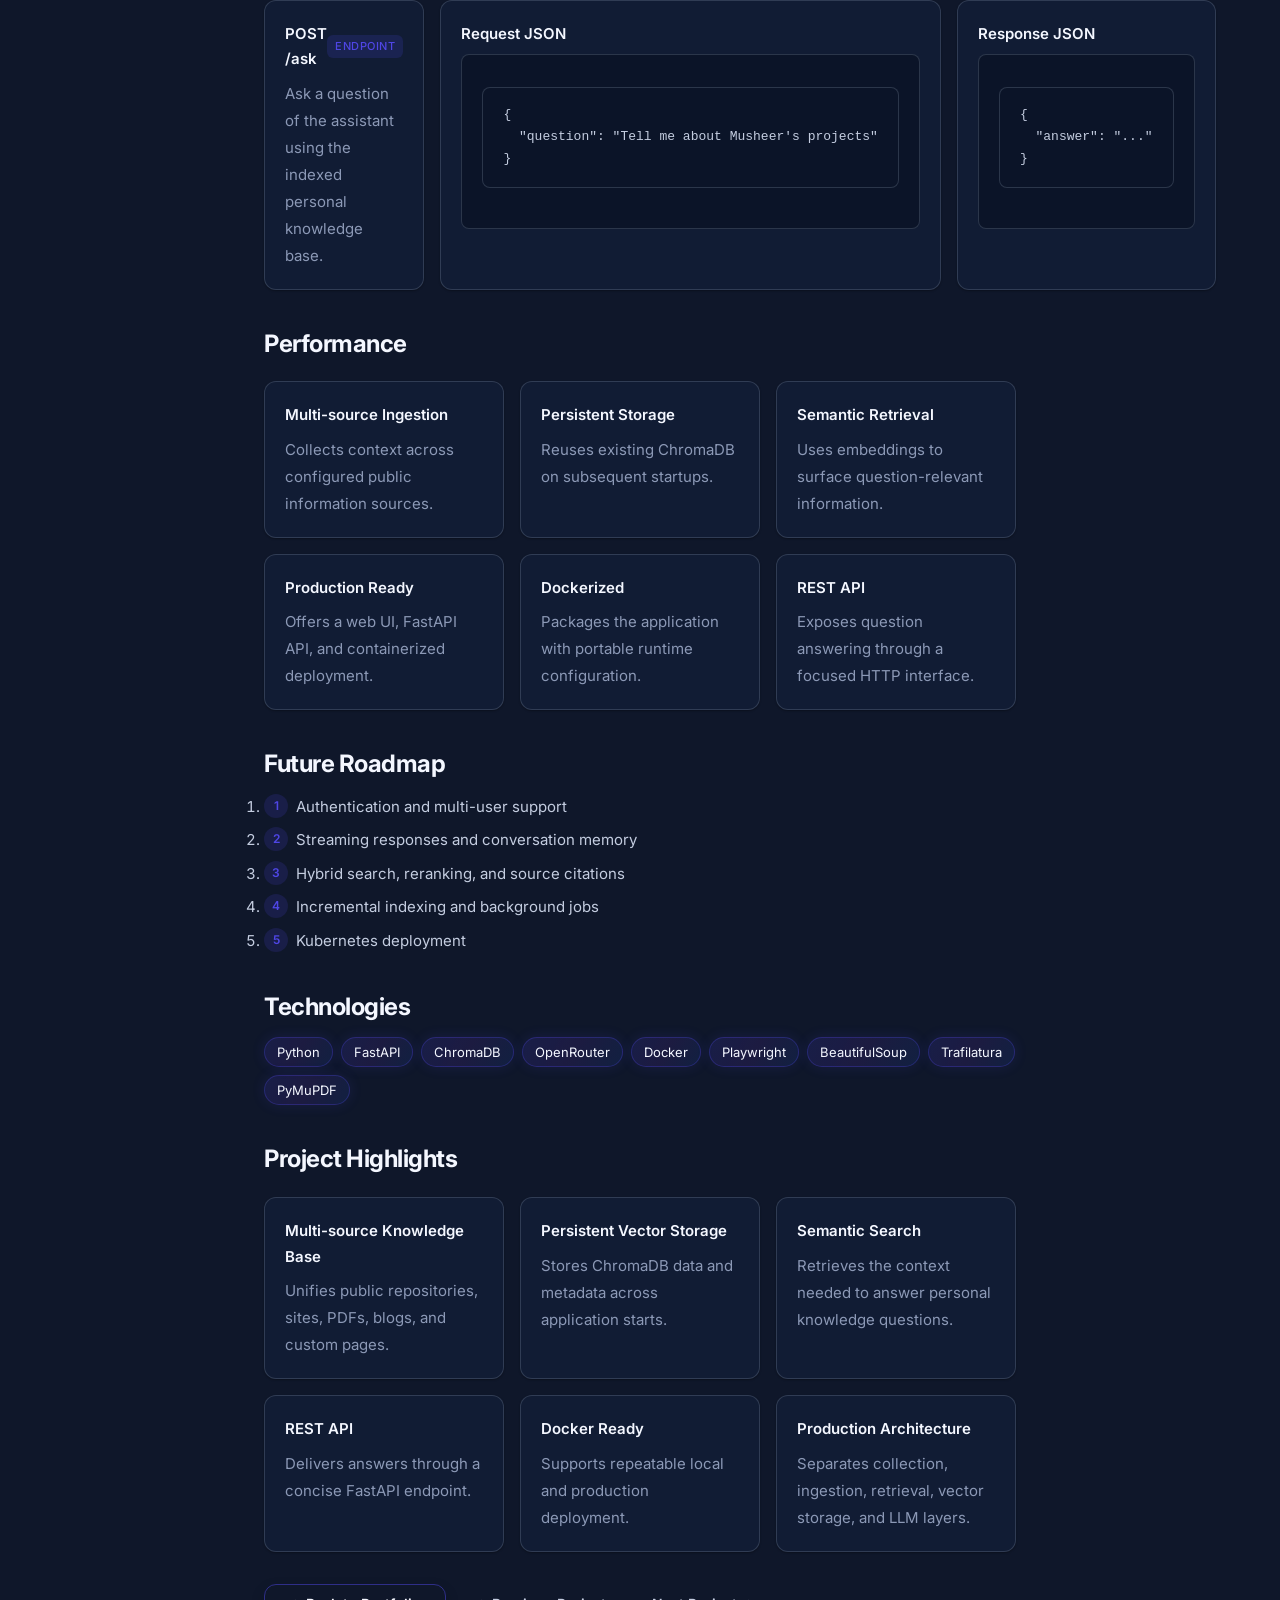
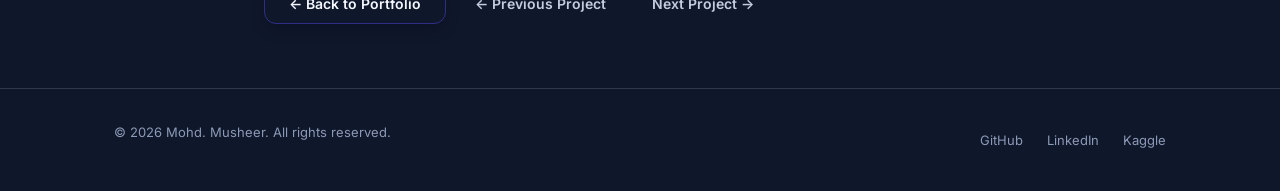
<file: projects/mycontextai.html>
<!DOCTYPE html>
<html lang="en">
<head>
  <meta charset="UTF-8">
  <meta name="viewport" content="width=device-width, initial-scale=1.0">

  <!-- Primary Meta Tags -->
  <title>MyContextAI — Personal RAG Platform | Mohd. Musheer</title>
  <meta name="title" content="MyContextAI — Personal RAG Platform | Mohd. Musheer">
  <meta name="description" content="MyContextAI is a Dockerized personal RAG platform that indexes GitHub, portfolios, resumes, blogs, and custom URLs to build personalized AI assistants.">
  <meta name="keywords" content="MyContextAI, personal RAG, AI assistant, ChromaDB, FastAPI, OpenRouter, Docker, semantic search, GitHub ingestion, portfolio crawler, Mohd Musheer">
  <meta name="author" content="Mohd. Musheer">
  <meta name="robots" content="index, follow, max-snippet:-1, max-image-preview:large, max-video-preview:-1">
  <link rel="canonical" href="https://musheer.me/projects/mycontextai.html">
  <meta name="theme-color" content="#4F46E5">

  <!-- Open Graph -->
  <meta property="og:type" content="website">
  <meta property="og:url" content="https://musheer.me/projects/mycontextai.html">
  <meta property="og:title" content="MyContextAI — Personal RAG Platform | Mohd. Musheer">
  <meta property="og:description" content="A Dockerized personal RAG platform that creates personalized AI assistants from public online information.">
  <meta property="og:image" content="https://musheer.me/assets/images/favicon.svg">
  <meta property="og:image:width" content="400">
  <meta property="og:image:height" content="400">
  <meta property="og:image:alt" content="Mohd. Musheer — MyContextAI project">
  <meta property="og:locale" content="en_US">
  <meta property="og:site_name" content="Mohd. Musheer — AI/ML Engineer Portfolio">

  <!-- Twitter -->
  <meta name="twitter:card" content="summary_large_image">
  <meta name="twitter:url" content="https://musheer.me/projects/mycontextai.html">
  <meta name="twitter:title" content="MyContextAI — Personal RAG Platform | Mohd. Musheer">
  <meta name="twitter:description" content="Build a personalized AI assistant from GitHub, portfolios, resumes, blogs, and custom URLs.">
  <meta name="twitter:image" content="https://musheer.me/assets/images/favicon.svg">
  <meta name="twitter:image:alt" content="Mohd. Musheer — MyContextAI project">

  <link rel="icon" type="image/svg+xml" href="../assets/icons/favicon.svg">
  <link rel="preconnect" href="https://fonts.googleapis.com">
  <link rel="preconnect" href="https://fonts.gstatic.com" crossorigin>
  <link href="https://fonts.googleapis.com/css2?family=Inter:wght@400;500;600;700&family=JetBrains+Mono:wght@400&display=swap" rel="stylesheet">
  <link rel="stylesheet" href="../style.css">

  <!-- Structured Data -->
  <script type="application/ld+json">
  {
    "@context": "https://schema.org",
    "@type": "SoftwareSourceCode",
    "name": "MyContextAI",
    "description": "A Dockerized personal RAG system that collects public information from online sources, stores embeddings in ChromaDB, and answers questions through a FastAPI API and web interface.",
    "author": { "@type": "Person", "name": "Mohd. Musheer", "url": "https://musheer.me" },
    "programmingLanguage": ["Python"],
    "codeRepository": "https://github.com/mohd-musheer/MyContextAI",
    "runtimePlatform": "Docker",
    "operatingSystem": "Cross-platform",
    "license": "https://opensource.org/licenses/MIT",
    "keywords": "personal RAG, ChromaDB, FastAPI, OpenRouter, semantic retrieval, AI assistant"
  }
  </script>
</head>
<body>

  <!-- ======== NAVIGATION ======== -->
  <nav class="nav project-nav" id="nav">
    <div class="container nav-inner">
      <a href="/" class="nav-logo">Mohd. Musheer</a>
      <div class="nav-right">
        <button class="theme-toggle" id="theme-toggle" aria-label="Toggle theme">
          <svg class="theme-icon-moon" xmlns="http://www.w3.org/2000/svg" width="18" height="18" viewBox="0 0 24 24" fill="none" stroke="currentColor" stroke-width="2" stroke-linecap="round" stroke-linejoin="round"><path d="M21 12.79A9 9 0 1 1 11.21 3 7 7 0 0 0 21 12.79z"/></svg>
          <svg class="theme-icon-sun" xmlns="http://www.w3.org/2000/svg" width="18" height="18" viewBox="0 0 24 24" fill="none" stroke="currentColor" stroke-width="2" stroke-linecap="round" stroke-linejoin="round"><circle cx="12" cy="12" r="5"/><line x1="12" y1="1" x2="12" y2="3"/><line x1="12" y1="21" x2="12" y2="23"/><line x1="4.22" y1="4.22" x2="5.64" y2="5.64"/><line x1="18.36" y1="18.36" x2="19.78" y2="19.78"/><line x1="1" y1="12" x2="3" y2="12"/><line x1="21" y1="12" x2="23" y2="12"/><line x1="4.22" y1="19.78" x2="5.64" y2="18.36"/><line x1="18.36" y1="5.64" x2="19.78" y2="4.22"/></svg>
        </button>
        <a href="/" class="btn btn-ghost">&larr; Back to Portfolio</a>
      </div>
    </div>
  </nav>

  <main>
    <!-- ======== PROJECT HERO ======== -->
    <section class="project-page-hero">
      <div class="container">
        <span class="hero-label">Personal RAG</span>
        <h1>MyContextAI</h1>
        <p class="project-tagline">Personal RAG Platform for Building AI Assistants from Online Presence</p>
        <p class="project-tagline" style="font-size: 0.9375rem; max-width: 720px;">An AI-powered Retrieval-Augmented Generation platform that automatically indexes GitHub repositories, portfolios, resumes, blogs, and custom websites to build personalized AI assistants.</p>
        <div class="project-actions">
          <a href="https://github.com/mohd-musheer/MyContextAI" class="btn btn-primary" target="_blank" rel="noopener">View GitHub</a>
          <a href="#architecture" class="btn btn-outline">Architecture</a>
          <a href="#tech-stack" class="btn btn-ghost">Tech Stack</a>
        </div>
        <div class="arch-diagram" style="position: relative; margin-bottom: 0;">
          <div class="arch-box"><div class="arch-box-title">Public Sources</div><div class="arch-box-desc">GitHub, portfolio, resume, blogs, and URLs</div></div>
          <span class="arch-arrow">&rarr;</span>
          <div class="arch-box"><div class="arch-box-title">Personal Knowledge</div><div class="arch-box-desc">Chunked documents and persistent embeddings</div></div>
          <span class="arch-arrow">&rarr;</span>
          <div class="arch-box"><div class="arch-box-title">AI Assistant</div><div class="arch-box-desc">Semantic retrieval with OpenRouter answers</div></div>
        </div>
      </div>
    </section>

    <!-- ======== METRICS BAR ======== -->
    <section class="project-metrics-bar">
      <div class="container">
        <div class="metrics-row">
          <div class="metric-tile"><span class="metric-tile-value">Multi-source</span><span class="metric-tile-label">Ingestion</span></div>
          <div class="metric-tile"><span class="metric-tile-value">Persistent</span><span class="metric-tile-label">Storage</span></div>
          <div class="metric-tile"><span class="metric-tile-value">Semantic</span><span class="metric-tile-label">Retrieval</span></div>
          <div class="metric-tile"><span class="metric-tile-value">Production</span><span class="metric-tile-label">Ready</span></div>
          <div class="metric-tile"><span class="metric-tile-value">Docker</span><span class="metric-tile-label">Deployment</span></div>
          <div class="metric-tile"><span class="metric-tile-value">REST API</span><span class="metric-tile-label">FastAPI</span></div>
        </div>
      </div>
    </section>

    <!-- ======== PROJECT CONTENT ======== -->
    <div class="project-content">
      <div class="container container-narrow">
        <h2>Overview</h2>
        <p>MyContextAI is a Dockerized Personal RAG platform that builds a knowledge base from a person's public online presence. It automatically ingests repositories, portfolio pages, resumes, blogs, and custom URLs; processes the collected documents; and stores their embeddings in persistent ChromaDB vector storage.</p>
        <p>Through semantic search, a retriever selects relevant context for OpenRouter LLM responses. The result is a personalized AI assistant available through an interactive web UI or FastAPI REST API, with Docker deployment for repeatable production environments.</p>

        <h2 id="tech-stack">Technology Stack</h2>
        <div class="project-tags">
          <span class="tag">Python</span><span class="tag">FastAPI</span><span class="tag">ChromaDB</span><span class="tag">OpenRouter</span><span class="tag">Docker</span><span class="tag">Playwright</span><span class="tag">BeautifulSoup</span><span class="tag">Trafilatura</span><span class="tag">PyMuPDF</span>
        </div>

        <h2>Features</h2>
        <div class="algo-grid">
          <div class="algo-card"><div class="algo-header"><span class="algo-name">GitHub Repository Ingestion</span></div><p class="algo-impl">Extracts repository names, descriptions, and README files.</p></div>
          <div class="algo-card"><div class="algo-header"><span class="algo-name">Portfolio Crawling</span></div><p class="algo-impl">Crawls home, internal, project, and about pages from a portfolio website.</p></div>
          <div class="algo-card"><div class="algo-header"><span class="algo-name">Resume PDF Parsing</span></div><p class="algo-impl">Processes public, GitHub-hosted, and direct resume PDF links.</p></div>
          <div class="algo-card"><div class="algo-header"><span class="algo-name">Blog Extraction</span></div><p class="algo-impl">Ingests articles from Medium, Hashnode, Dev.to, WordPress, and personal blogs.</p></div>
          <div class="algo-card"><div class="algo-header"><span class="algo-name">Custom URL Support</span></div><p class="algo-impl">Collects content from Devpost, project showcases, research pages, and hackathon submissions.</p></div>
          <div class="algo-card"><div class="algo-header"><span class="algo-name">Document Chunking</span></div><p class="algo-impl">Prepares collected information as retrieval-ready document chunks.</p></div>
          <div class="algo-card"><div class="algo-header"><span class="algo-name">Embedding Generation</span></div><p class="algo-impl">Converts chunks into vector representations for semantic retrieval.</p></div>
          <div class="algo-card"><div class="algo-header"><span class="algo-name">Semantic Retrieval</span></div><p class="algo-impl">Selects relevant personal context for questions asked of the assistant.</p></div>
          <div class="algo-card"><div class="algo-header"><span class="algo-name">Persistent ChromaDB</span></div><p class="algo-impl">Retains the vector database, embeddings, and metadata between restarts.</p></div>
          <div class="algo-card"><div class="algo-header"><span class="algo-name">FastAPI REST API</span></div><p class="algo-impl">Provides an API endpoint for asking questions against the indexed knowledge base.</p></div>
          <div class="algo-card"><div class="algo-header"><span class="algo-name">Docker Deployment</span></div><p class="algo-impl">Packages the application and persistent data mounts for repeatable deployment.</p></div>
          <div class="algo-card"><div class="algo-header"><span class="algo-name">Interactive Web UI</span></div><p class="algo-impl">Lets users interact with the generated assistant in the browser.</p></div>
        </div>

        <h2 id="architecture">Architecture</h2>
        <p>The architecture transforms configured public information into an answerable personal knowledge base. Every card uses the portfolio's existing interactive card transitions and remains readable across screen sizes.</p>
        <div class="arch-diagram" style="flex-direction: column;">
          <div class="arch-box"><div class="arch-box-title">info.json</div><div class="arch-box-desc">Defines the person and publicly accessible sources to index</div></div>
          <span class="arch-arrow" style="transform: none;">&darr;</span>
          <div class="arch-box"><div class="arch-box-title">Collectors</div><div class="arch-box-desc">Fetch GitHub, portfolio, resume, blog, and custom URL content</div></div>
          <span class="arch-arrow" style="transform: none;">&darr;</span>
          <div class="arch-box"><div class="arch-box-title">Documents</div><div class="arch-box-desc">Normalize the collected public information</div></div>
          <span class="arch-arrow" style="transform: none;">&darr;</span>
          <div class="arch-box"><div class="arch-box-title">Chunking</div><div class="arch-box-desc">Split documents into retrieval-ready passages</div></div>
          <span class="arch-arrow" style="transform: none;">&darr;</span>
          <div class="arch-box"><div class="arch-box-title">Embeddings</div><div class="arch-box-desc">Generate semantic representations of the content</div></div>
          <span class="arch-arrow" style="transform: none;">&darr;</span>
          <div class="arch-box"><div class="arch-box-title">ChromaDB</div><div class="arch-box-desc">Persist vector embeddings and metadata</div></div>
          <span class="arch-arrow" style="transform: none;">&darr;</span>
          <div class="arch-box"><div class="arch-box-title">Retriever</div><div class="arch-box-desc">Find context relevant to the user's question</div></div>
          <span class="arch-arrow" style="transform: none;">&darr;</span>
          <div class="arch-box"><div class="arch-box-title">OpenRouter LLM</div><div class="arch-box-desc">Generate an answer grounded in retrieved context</div></div>
          <span class="arch-arrow" style="transform: none;">&darr;</span>
          <div class="arch-box"><div class="arch-box-title">Answer</div><div class="arch-box-desc">Return a personalized response through the API or web UI</div></div>
        </div>

        <h2>Data Sources</h2>
        <div class="algo-grid">
          <div class="algo-card"><div class="algo-header"><span class="algo-name">GitHub</span></div><p class="algo-impl">Repository names, repository descriptions, and README files.</p></div>
          <div class="algo-card"><div class="algo-header"><span class="algo-name">Portfolio</span></div><p class="algo-impl">Home, internal, project, and about page content.</p></div>
          <div class="algo-card"><div class="algo-header"><span class="algo-name">Resume</span></div><p class="algo-impl">Text from public, GitHub-hosted, or direct PDF resume links.</p></div>
          <div class="algo-card"><div class="algo-header"><span class="algo-name">Blogs</span></div><p class="algo-impl">Published articles from supported blogging platforms and personal sites.</p></div>
          <div class="algo-card"><div class="algo-header"><span class="algo-name">Custom URLs</span></div><p class="algo-impl">Project, research, product, Devpost, and hackathon page information.</p></div>
        </div>

        <h2>Workflow</h2>
        <p>The first startup builds the vector database; later starts load ChromaDB and skip re-indexing before serving the API.</p>
        <div class="arch-diagram" style="flex-wrap: wrap; justify-content: center;">
          <div class="arch-box"><div class="arch-box-title">User Information</div></div><span class="arch-arrow">&rarr;</span>
          <div class="arch-box"><div class="arch-box-title">Automatic Crawling</div></div><span class="arch-arrow">&rarr;</span>
          <div class="arch-box"><div class="arch-box-title">Document Processing</div></div><span class="arch-arrow">&rarr;</span>
          <div class="arch-box"><div class="arch-box-title">Chunking</div></div><span class="arch-arrow">&rarr;</span>
          <div class="arch-box"><div class="arch-box-title">Embeddings</div></div><span class="arch-arrow">&rarr;</span>
          <div class="arch-box"><div class="arch-box-title">Vector Database</div></div><span class="arch-arrow">&rarr;</span>
          <div class="arch-box"><div class="arch-box-title">Question Answering</div></div><span class="arch-arrow">&rarr;</span>
          <div class="arch-box"><div class="arch-box-title">AI Response</div></div>
        </div>

        <h2>Folder Structure</h2>
        <div class="code-label">MyContextAI</div>
        <div class="code-block"><pre>MyContextAI
├── app
│   ├── api
│   ├── collectors
│   ├── config
│   ├── ingestion
│   ├── llm
│   ├── rag
│   ├── vectordb
│   ├── static
│   ├── templates
│   ├── startup.py
│   └── main.py
├── data
│   ├── cache
│   └── chroma
├── requirements.txt
├── Dockerfile
└── README.md</pre></div>

        <h2>Example Questions</h2>
        <div class="algo-grid">
          <div class="algo-card"><div class="algo-header"><span class="algo-name">Education</span></div><p class="algo-impl">“Tell me about Musheer's education.”</p></div>
          <div class="algo-card"><div class="algo-header"><span class="algo-name">Projects</span></div><p class="algo-impl">“What projects has Musheer built?”</p></div>
          <div class="algo-card"><div class="algo-header"><span class="algo-name">VectorForgeML</span></div><p class="algo-impl">“Explain VectorForgeML.”</p></div>
          <div class="algo-card"><div class="algo-header"><span class="algo-name">Experience</span></div><p class="algo-impl">“Summarize Musheer's experience.”</p></div>
          <div class="algo-card"><div class="algo-header"><span class="algo-name">Technologies</span></div><p class="algo-impl">“What technologies does Musheer use?”</p></div>
          <div class="algo-card"><div class="algo-header"><span class="algo-name">KnowledgeVault AI</span></div><p class="algo-impl">“What is KnowledgeVault AI?”</p></div>
        </div>

        <h2>Docker Deployment</h2>
        <p>Docker mounts the configuration file and data directory so the assistant can retain its indexed knowledge between container runs.</p>
        <div class="code-examples-grid">
          <div><div class="code-label">Build image</div><div class="code-block"><pre>docker build -t mycontextai .</pre></div></div>
          <div><div class="code-label">Run with persistent storage</div><div class="code-block"><pre>docker run `
  -p 8000:8000 `
  -v "${PWD}\app\info.json:/app/info.json" `
  -v "${PWD}\data:/app/data" `
  -e OPENROUTER_API_KEY="YOUR_API_KEY" `
  mycontextai</pre></div></div>
        </div>
        <p><strong>Persistent storage:</strong> <code>data/chroma</code> holds the ChromaDB database, vector embeddings, and metadata, while <code>data/cache</code> stores temporary cache files and downloaded assets.</p>

        <h2>REST API</h2>
        <div class="algo-grid">
          <div class="algo-card"><div class="algo-header"><span class="algo-name">POST /ask</span><span class="algo-type supervised">Endpoint</span></div><p class="algo-impl">Ask a question of the assistant using the indexed personal knowledge base.</p></div>
          <div class="algo-card"><div class="algo-header"><span class="algo-name">Request JSON</span></div><div class="code-block"><pre>{
  "question": "Tell me about Musheer's projects"
}</pre></div></div>
          <div class="algo-card"><div class="algo-header"><span class="algo-name">Response JSON</span></div><div class="code-block"><pre>{
  "answer": "..."
}</pre></div></div>
        </div>

        <h2>Performance</h2>
        <div class="algo-grid">
          <div class="algo-card"><div class="algo-header"><span class="algo-name">Multi-source Ingestion</span></div><p class="algo-impl">Collects context across configured public information sources.</p></div>
          <div class="algo-card"><div class="algo-header"><span class="algo-name">Persistent Storage</span></div><p class="algo-impl">Reuses existing ChromaDB on subsequent startups.</p></div>
          <div class="algo-card"><div class="algo-header"><span class="algo-name">Semantic Retrieval</span></div><p class="algo-impl">Uses embeddings to surface question-relevant information.</p></div>
          <div class="algo-card"><div class="algo-header"><span class="algo-name">Production Ready</span></div><p class="algo-impl">Offers a web UI, FastAPI API, and containerized deployment.</p></div>
          <div class="algo-card"><div class="algo-header"><span class="algo-name">Dockerized</span></div><p class="algo-impl">Packages the application with portable runtime configuration.</p></div>
          <div class="algo-card"><div class="algo-header"><span class="algo-name">REST API</span></div><p class="algo-impl">Exposes question answering through a focused HTTP interface.</p></div>
        </div>

        <h2>Future Roadmap</h2>
        <ol>
          <li>Authentication and multi-user support</li>
          <li>Streaming responses and conversation memory</li>
          <li>Hybrid search, reranking, and source citations</li>
          <li>Incremental indexing and background jobs</li>
          <li>Kubernetes deployment</li>
        </ol>

        <h2>Technologies</h2>
        <div class="project-tags">
          <span class="tag">Python</span><span class="tag">FastAPI</span><span class="tag">ChromaDB</span><span class="tag">OpenRouter</span><span class="tag">Docker</span><span class="tag">Playwright</span><span class="tag">BeautifulSoup</span><span class="tag">Trafilatura</span><span class="tag">PyMuPDF</span>
        </div>

        <h2>Project Highlights</h2>
        <div class="algo-grid">
          <div class="algo-card"><div class="algo-header"><span class="algo-name">Multi-source Knowledge Base</span></div><p class="algo-impl">Unifies public repositories, sites, PDFs, blogs, and custom pages.</p></div>
          <div class="algo-card"><div class="algo-header"><span class="algo-name">Persistent Vector Storage</span></div><p class="algo-impl">Stores ChromaDB data and metadata across application starts.</p></div>
          <div class="algo-card"><div class="algo-header"><span class="algo-name">Semantic Search</span></div><p class="algo-impl">Retrieves the context needed to answer personal knowledge questions.</p></div>
          <div class="algo-card"><div class="algo-header"><span class="algo-name">REST API</span></div><p class="algo-impl">Delivers answers through a concise FastAPI endpoint.</p></div>
          <div class="algo-card"><div class="algo-header"><span class="algo-name">Docker Ready</span></div><p class="algo-impl">Supports repeatable local and production deployment.</p></div>
          <div class="algo-card"><div class="algo-header"><span class="algo-name">Production Architecture</span></div><p class="algo-impl">Separates collection, ingestion, retrieval, vector storage, and LLM layers.</p></div>
        </div>

        <nav class="project-cta" aria-label="Project navigation">
          <a href="/" class="btn btn-outline">&larr; Back to Portfolio</a>
          <a href="codeshield-ai.html" class="btn btn-ghost" aria-label="Previous project: CodeShield AI">&larr; Previous Project</a>
          <a href="vectorforgeml.html" class="btn btn-ghost" aria-label="Next project: VectorForgeML">Next Project &rarr;</a>
        </nav>
      </div>
    </div>
  </main>

  <!-- ======== FOOTER ======== -->
  <footer class="footer">
    <div class="container footer-inner">
      <p>&copy; 2026 Mohd. Musheer. All rights reserved.</p>
      <div class="footer-links">
        <a href="https://github.com/mohd-musheer" target="_blank" rel="noopener">GitHub</a>
        <a href="https://www.linkedin.com/in/mohdmusheer" target="_blank" rel="noopener">LinkedIn</a>
        <a href="https://www.kaggle.com/almusheer" target="_blank" rel="noopener">Kaggle</a>
      </div>
    </div>
  </footer>

  <script>
  (function() {
    var stored = localStorage.getItem('theme');
    if (stored) document.documentElement.setAttribute('data-theme', stored);
    var toggle = document.getElementById('theme-toggle');
    if (toggle) toggle.addEventListener('click', function() {
      var current = document.documentElement.getAttribute('data-theme');
      var next = current === 'light' ? 'dark' : 'light';
      if (next === 'dark') {
        document.documentElement.removeAttribute('data-theme');
        localStorage.setItem('theme', 'dark');
      } else {
        document.documentElement.setAttribute('data-theme', 'light');
        localStorage.setItem('theme', 'light');
      }
    });
    var nav = document.getElementById('nav');
    if (nav) {
      var ticking = false;
      window.addEventListener('scroll', function() {
        if (!ticking) {
          requestAnimationFrame(function() {
            nav.classList.toggle('scrolled', window.scrollY > 0);
            ticking = false;
          });
          ticking = true;
        }
      });
    }
  })();
  </script>
</body>
</html>
</file>
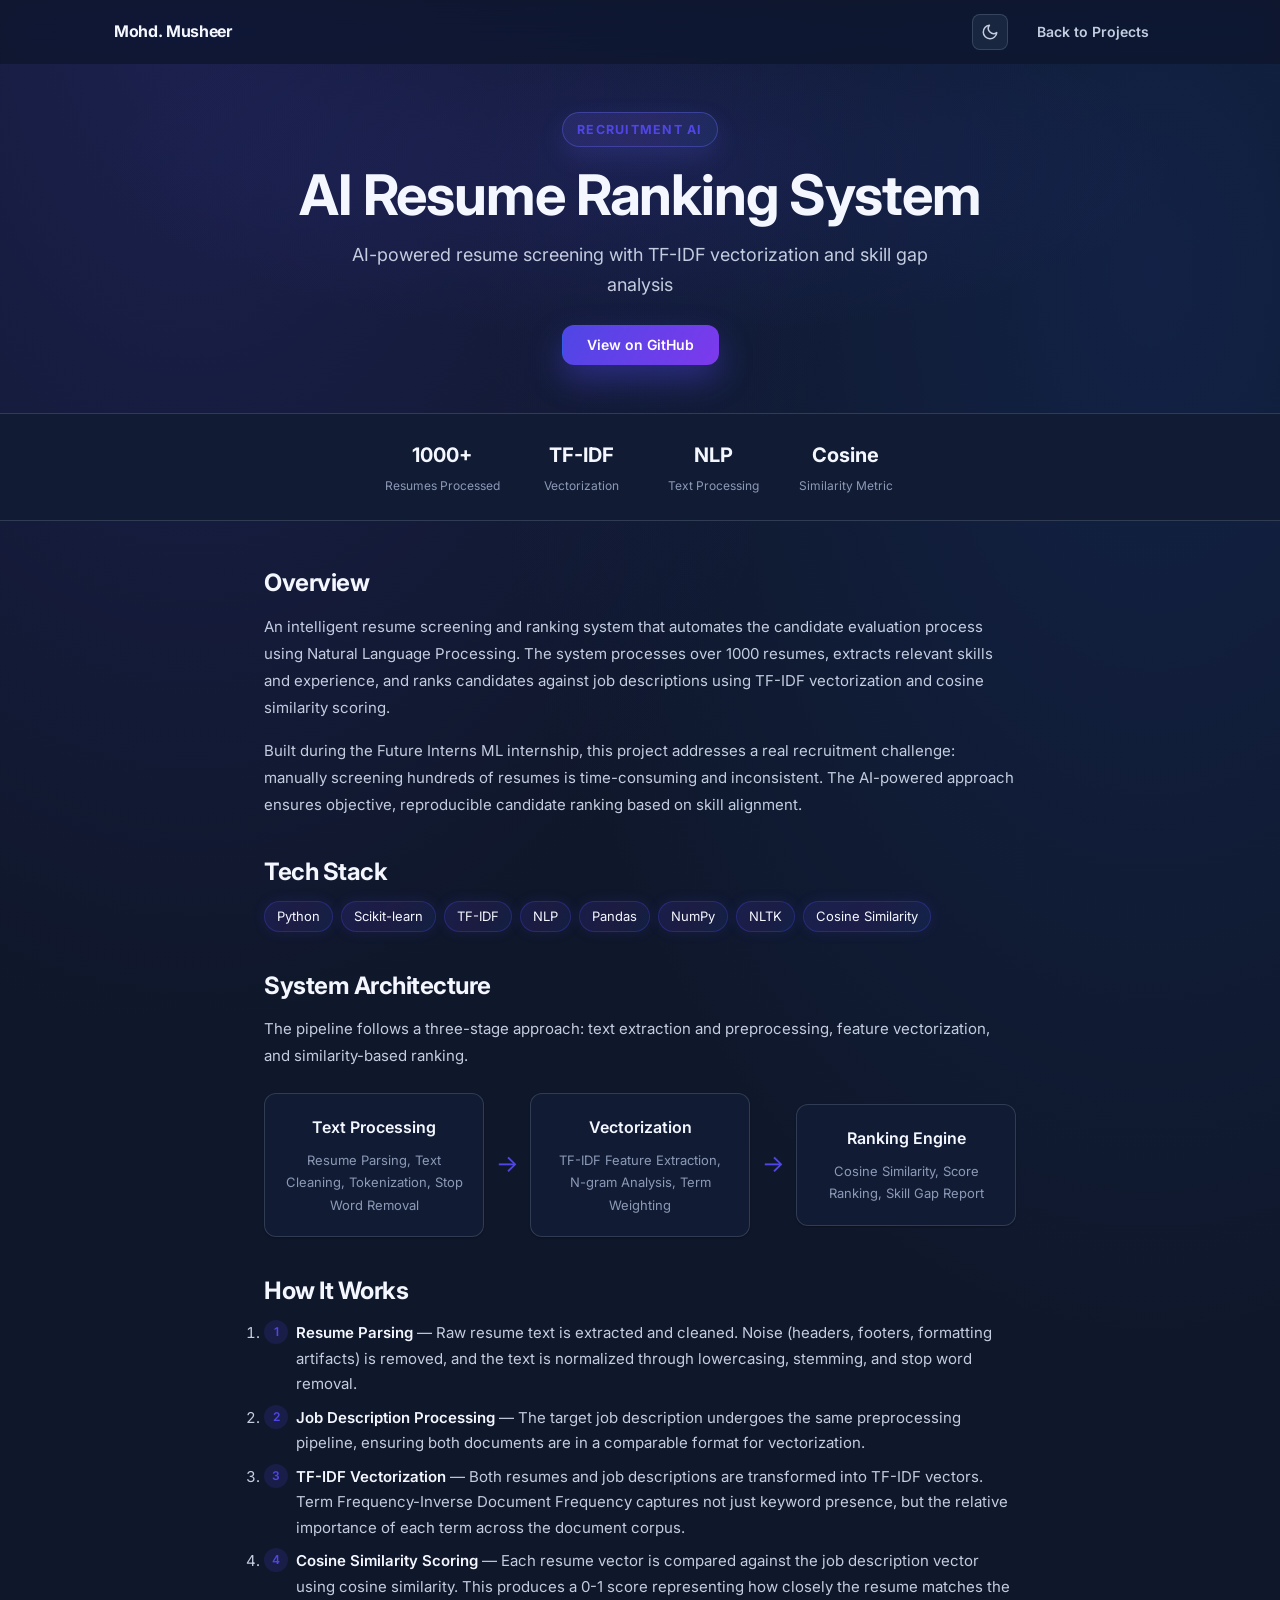
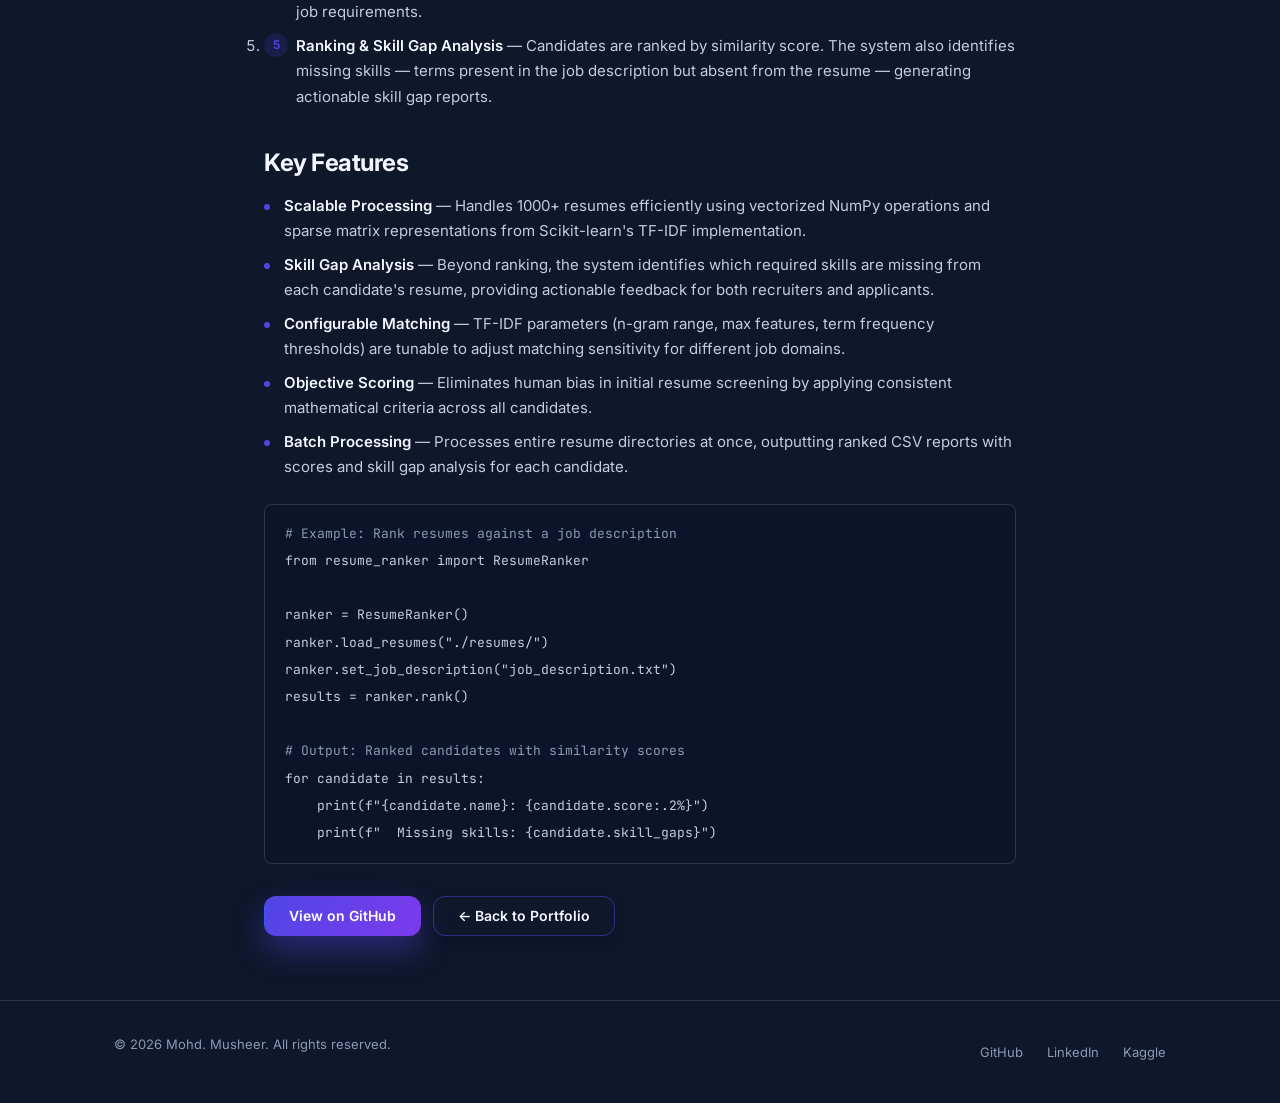
<file: projects/resume-ranker.html>
<!DOCTYPE html>
<html lang="en">
<head>
  <meta charset="UTF-8">
  <meta name="viewport" content="width=device-width, initial-scale=1.0">

  <!-- Primary Meta Tags -->
  <title>AI Resume Ranking System — NLP Recruitment Tool | Mohd. Musheer</title>
  <meta name="title" content="AI Resume Ranking System — NLP Recruitment Tool | Mohd. Musheer">
  <meta name="description" content="AI-powered resume screening system by Mohd. Musheer processing 1000+ resumes using TF-IDF vectorization for intelligent candidate-job matching and automated skill gap analysis.">
  <meta name="keywords" content="AI Resume Ranking, Resume Screening AI, TF-IDF, NLP, Scikit-learn, Python, Recruitment AI, Skill Gap Analysis, Cosine Similarity, Mohd Musheer, Mohd. Musheer, musheer, musheer AI, musheer ML, AI Resume Matcher, NLP Engineer India, musheer.me">
  <meta name="author" content="Mohd. Musheer">
  <meta name="robots" content="index, follow, max-snippet:-1, max-image-preview:large, max-video-preview:-1">
  <link rel="canonical" href="https://musheer.me/projects/resume-ranker.html">
  <meta name="theme-color" content="#4F46E5">

  <!-- Open Graph -->
  <meta property="og:type" content="website">
  <meta property="og:url" content="https://musheer.me/projects/resume-ranker.html">
  <meta property="og:title" content="AI Resume Ranking System — NLP Recruitment Tool | Mohd. Musheer">
  <meta property="og:description" content="AI-powered resume screening system processing 1000+ resumes using TF-IDF vectorization for candidate-job matching. By Mohd. Musheer.">
  <meta property="og:image" content="https://musheer.me/assets/images/favicon.svg">
  <meta property="og:image:width" content="400">
  <meta property="og:image:height" content="400">
  <meta property="og:image:alt" content="Mohd. Musheer — AI Resume Ranking System">
  <meta property="og:locale" content="en_US">
  <meta property="og:site_name" content="Mohd. Musheer — AI/ML Engineer Portfolio">

  <!-- Twitter -->
  <meta name="twitter:card" content="summary_large_image">
  <meta name="twitter:url" content="https://musheer.me/projects/resume-ranker.html">
  <meta name="twitter:title" content="AI Resume Ranking System — NLP Recruitment Tool | Mohd. Musheer">
  <meta name="twitter:description" content="AI-powered resume screening system processing 1000+ resumes using TF-IDF vectorization for candidate-job matching.">
  <meta name="twitter:image" content="https://musheer.me/assets/images/favicon.svg">
  <meta name="twitter:image:alt" content="Mohd. Musheer — AI Resume Ranking System">

  <!-- Favicon -->
  <link rel="icon" type="image/svg+xml" href="../assets/icons/favicon.svg">

  <!-- Google Fonts -->
  <link rel="preconnect" href="https://fonts.googleapis.com">
  <link rel="preconnect" href="https://fonts.gstatic.com" crossorigin>
  <link href="https://fonts.googleapis.com/css2?family=Inter:wght@400;500;600;700&family=JetBrains+Mono:wght@400&display=swap" rel="stylesheet">

  <!-- Stylesheet -->
  <link rel="stylesheet" href="../style.css">

  <!-- Structured Data -->
  <script type="application/ld+json">
  {
    "@context": "https://schema.org",
    "@type": "SoftwareSourceCode",
    "name": "AI Resume Ranking System",
    "description": "AI-powered resume screening system processing 1000+ resumes using TF-IDF vectorization for candidate-job matching and skill gap analysis.",
    "author": {
      "@type": "Person",
      "name": "Mohd. Musheer",
      "url": "https://musheer.me"
    },
    "programmingLanguage": ["Python"],
    "codeRepository": "https://github.com/mohd-musheer/AI-Resume-Rranking-System"
  }
  </script>
</head>
<body>

  <!-- ======== NAVIGATION ======== -->
  <nav class="nav project-nav" id="nav">
    <div class="container nav-inner">
      <a href="/" class="nav-logo">Mohd. Musheer</a>
      <div class="nav-right">
        <button class="theme-toggle" id="theme-toggle" aria-label="Toggle theme">
          <svg class="theme-icon-moon" xmlns="http://www.w3.org/2000/svg" width="18" height="18" viewBox="0 0 24 24" fill="none" stroke="currentColor" stroke-width="2" stroke-linecap="round" stroke-linejoin="round"><path d="M21 12.79A9 9 0 1 1 11.21 3 7 7 0 0 0 21 12.79z"/></svg>
          <svg class="theme-icon-sun" xmlns="http://www.w3.org/2000/svg" width="18" height="18" viewBox="0 0 24 24" fill="none" stroke="currentColor" stroke-width="2" stroke-linecap="round" stroke-linejoin="round"><circle cx="12" cy="12" r="5"/><line x1="12" y1="1" x2="12" y2="3"/><line x1="12" y1="21" x2="12" y2="23"/><line x1="4.22" y1="4.22" x2="5.64" y2="5.64"/><line x1="18.36" y1="18.36" x2="19.78" y2="19.78"/><line x1="1" y1="12" x2="3" y2="12"/><line x1="21" y1="12" x2="23" y2="12"/><line x1="4.22" y1="19.78" x2="5.64" y2="18.36"/><line x1="18.36" y1="5.64" x2="19.78" y2="4.22"/></svg>
        </button>
        <a href="/#projects" class="btn btn-ghost">Back to Projects</a>
      </div>
    </div>
  </nav>

  <main>

    <!-- ======== PROJECT HERO ======== -->
    <section class="project-page-hero">
      <div class="container">
        <span class="hero-label">Recruitment AI</span>
        <h1>AI Resume Ranking System</h1>
        <p class="project-tagline">AI-powered resume screening with TF-IDF vectorization and skill gap analysis</p>
        <div class="project-actions">
          <a href="https://github.com/mohd-musheer/AI-Resume-Rranking-System" class="btn btn-primary" target="_blank" rel="noopener">View on GitHub</a>
        </div>
      </div>
    </section>

    <!-- ======== METRICS BAR ======== -->
    <section class="project-metrics-bar">
      <div class="container">
        <div class="metrics-row">
          <div class="metric-tile">
            <span class="metric-tile-value">1000+</span>
            <span class="metric-tile-label">Resumes Processed</span>
          </div>
          <div class="metric-tile">
            <span class="metric-tile-value">TF-IDF</span>
            <span class="metric-tile-label">Vectorization</span>
          </div>
          <div class="metric-tile">
            <span class="metric-tile-value">NLP</span>
            <span class="metric-tile-label">Text Processing</span>
          </div>
          <div class="metric-tile">
            <span class="metric-tile-value">Cosine</span>
            <span class="metric-tile-label">Similarity Metric</span>
          </div>
        </div>
      </div>
    </section>

    <!-- ======== PROJECT CONTENT ======== -->
    <div class="project-content">
      <div class="container container-narrow">

        <!-- Overview -->
        <h2>Overview</h2>
        <p>An intelligent resume screening and ranking system that automates the candidate evaluation process using Natural Language Processing. The system processes over 1000 resumes, extracts relevant skills and experience, and ranks candidates against job descriptions using TF-IDF vectorization and cosine similarity scoring.</p>
        <p>Built during the Future Interns ML internship, this project addresses a real recruitment challenge: manually screening hundreds of resumes is time-consuming and inconsistent. The AI-powered approach ensures objective, reproducible candidate ranking based on skill alignment.</p>

        <!-- Tech Stack -->
        <h2>Tech Stack</h2>
        <div class="project-tags">
          <span class="tag">Python</span>
          <span class="tag">Scikit-learn</span>
          <span class="tag">TF-IDF</span>
          <span class="tag">NLP</span>
          <span class="tag">Pandas</span>
          <span class="tag">NumPy</span>
          <span class="tag">NLTK</span>
          <span class="tag">Cosine Similarity</span>
        </div>

        <!-- Architecture -->
        <h2>System Architecture</h2>
        <p>The pipeline follows a three-stage approach: text extraction and preprocessing, feature vectorization, and similarity-based ranking.</p>

        <div class="arch-diagram">
          <div class="arch-box">
            <div class="arch-box-title">Text Processing</div>
            <div class="arch-box-desc">Resume Parsing, Text Cleaning, Tokenization, Stop Word Removal</div>
          </div>
          <span class="arch-arrow">&rarr;</span>
          <div class="arch-box">
            <div class="arch-box-title">Vectorization</div>
            <div class="arch-box-desc">TF-IDF Feature Extraction, N-gram Analysis, Term Weighting</div>
          </div>
          <span class="arch-arrow">&rarr;</span>
          <div class="arch-box">
            <div class="arch-box-title">Ranking Engine</div>
            <div class="arch-box-desc">Cosine Similarity, Score Ranking, Skill Gap Report</div>
          </div>
        </div>

        <!-- How It Works -->
        <h2>How It Works</h2>
        <ol>
          <li><strong>Resume Parsing</strong> — Raw resume text is extracted and cleaned. Noise (headers, footers, formatting artifacts) is removed, and the text is normalized through lowercasing, stemming, and stop word removal.</li>
          <li><strong>Job Description Processing</strong> — The target job description undergoes the same preprocessing pipeline, ensuring both documents are in a comparable format for vectorization.</li>
          <li><strong>TF-IDF Vectorization</strong> — Both resumes and job descriptions are transformed into TF-IDF vectors. Term Frequency-Inverse Document Frequency captures not just keyword presence, but the relative importance of each term across the document corpus.</li>
          <li><strong>Cosine Similarity Scoring</strong> — Each resume vector is compared against the job description vector using cosine similarity. This produces a 0-1 score representing how closely the resume matches the job requirements.</li>
          <li><strong>Ranking &amp; Skill Gap Analysis</strong> — Candidates are ranked by similarity score. The system also identifies missing skills — terms present in the job description but absent from the resume — generating actionable skill gap reports.</li>
        </ol>

        <!-- Key Features -->
        <h2>Key Features</h2>
        <ul>
          <li><strong>Scalable Processing</strong> — Handles 1000+ resumes efficiently using vectorized NumPy operations and sparse matrix representations from Scikit-learn's TF-IDF implementation.</li>
          <li><strong>Skill Gap Analysis</strong> — Beyond ranking, the system identifies which required skills are missing from each candidate's resume, providing actionable feedback for both recruiters and applicants.</li>
          <li><strong>Configurable Matching</strong> — TF-IDF parameters (n-gram range, max features, term frequency thresholds) are tunable to adjust matching sensitivity for different job domains.</li>
          <li><strong>Objective Scoring</strong> — Eliminates human bias in initial resume screening by applying consistent mathematical criteria across all candidates.</li>
          <li><strong>Batch Processing</strong> — Processes entire resume directories at once, outputting ranked CSV reports with scores and skill gap analysis for each candidate.</li>
        </ul>

        <pre><code><span class="code-comment"># Example: Rank resumes against a job description</span>
from resume_ranker import ResumeRanker

ranker = ResumeRanker()
ranker.load_resumes("./resumes/")
ranker.set_job_description("job_description.txt")
results = ranker.rank()

<span class="code-comment"># Output: Ranked candidates with similarity scores</span>
for candidate in results:
    print(f"{candidate.name}: {candidate.score:.2%}")
    print(f"  Missing skills: {candidate.skill_gaps}")</code></pre>

        <!-- Links -->
        <div class="project-cta">
          <a href="https://github.com/mohd-musheer/AI-Resume-Rranking-System" class="btn btn-primary" target="_blank" rel="noopener">View on GitHub</a>
          <a href="/" class="btn btn-outline">&larr; Back to Portfolio</a>
        </div>

      </div>
    </div>

  </main>

  <!-- ======== FOOTER ======== -->
  <footer class="footer">
    <div class="container footer-inner">
      <p>&copy; 2026 Mohd. Musheer. All rights reserved.</p>
      <div class="footer-links">
        <a href="https://github.com/mohd-musheer" target="_blank" rel="noopener">GitHub</a>
        <a href="https://www.linkedin.com/in/mohdmusheer" target="_blank" rel="noopener">LinkedIn</a>
        <a href="https://www.kaggle.com/almusheer" target="_blank" rel="noopener">Kaggle</a>
      </div>
    </div>
  </footer>

  <script>
  (function() {
    var stored = localStorage.getItem('theme');
    if (stored) document.documentElement.setAttribute('data-theme', stored);
    var toggle = document.getElementById('theme-toggle');
    if (toggle) toggle.addEventListener('click', function() {
      var current = document.documentElement.getAttribute('data-theme');
      var next = current === 'light' ? 'dark' : 'light';
      if (next === 'dark') {
        document.documentElement.removeAttribute('data-theme');
        localStorage.setItem('theme', 'dark');
      } else {
        document.documentElement.setAttribute('data-theme', 'light');
        localStorage.setItem('theme', 'light');
      }
    });
    var nav = document.getElementById('nav');
    if (nav) {
      var ticking = false;
      window.addEventListener('scroll', function() {
        if (!ticking) {
          requestAnimationFrame(function() {
            nav.classList.toggle('scrolled', window.scrollY > 0);
            ticking = false;
          });
          ticking = true;
        }
      });
    }
  })();
  </script>
</body>
</html>
</file>
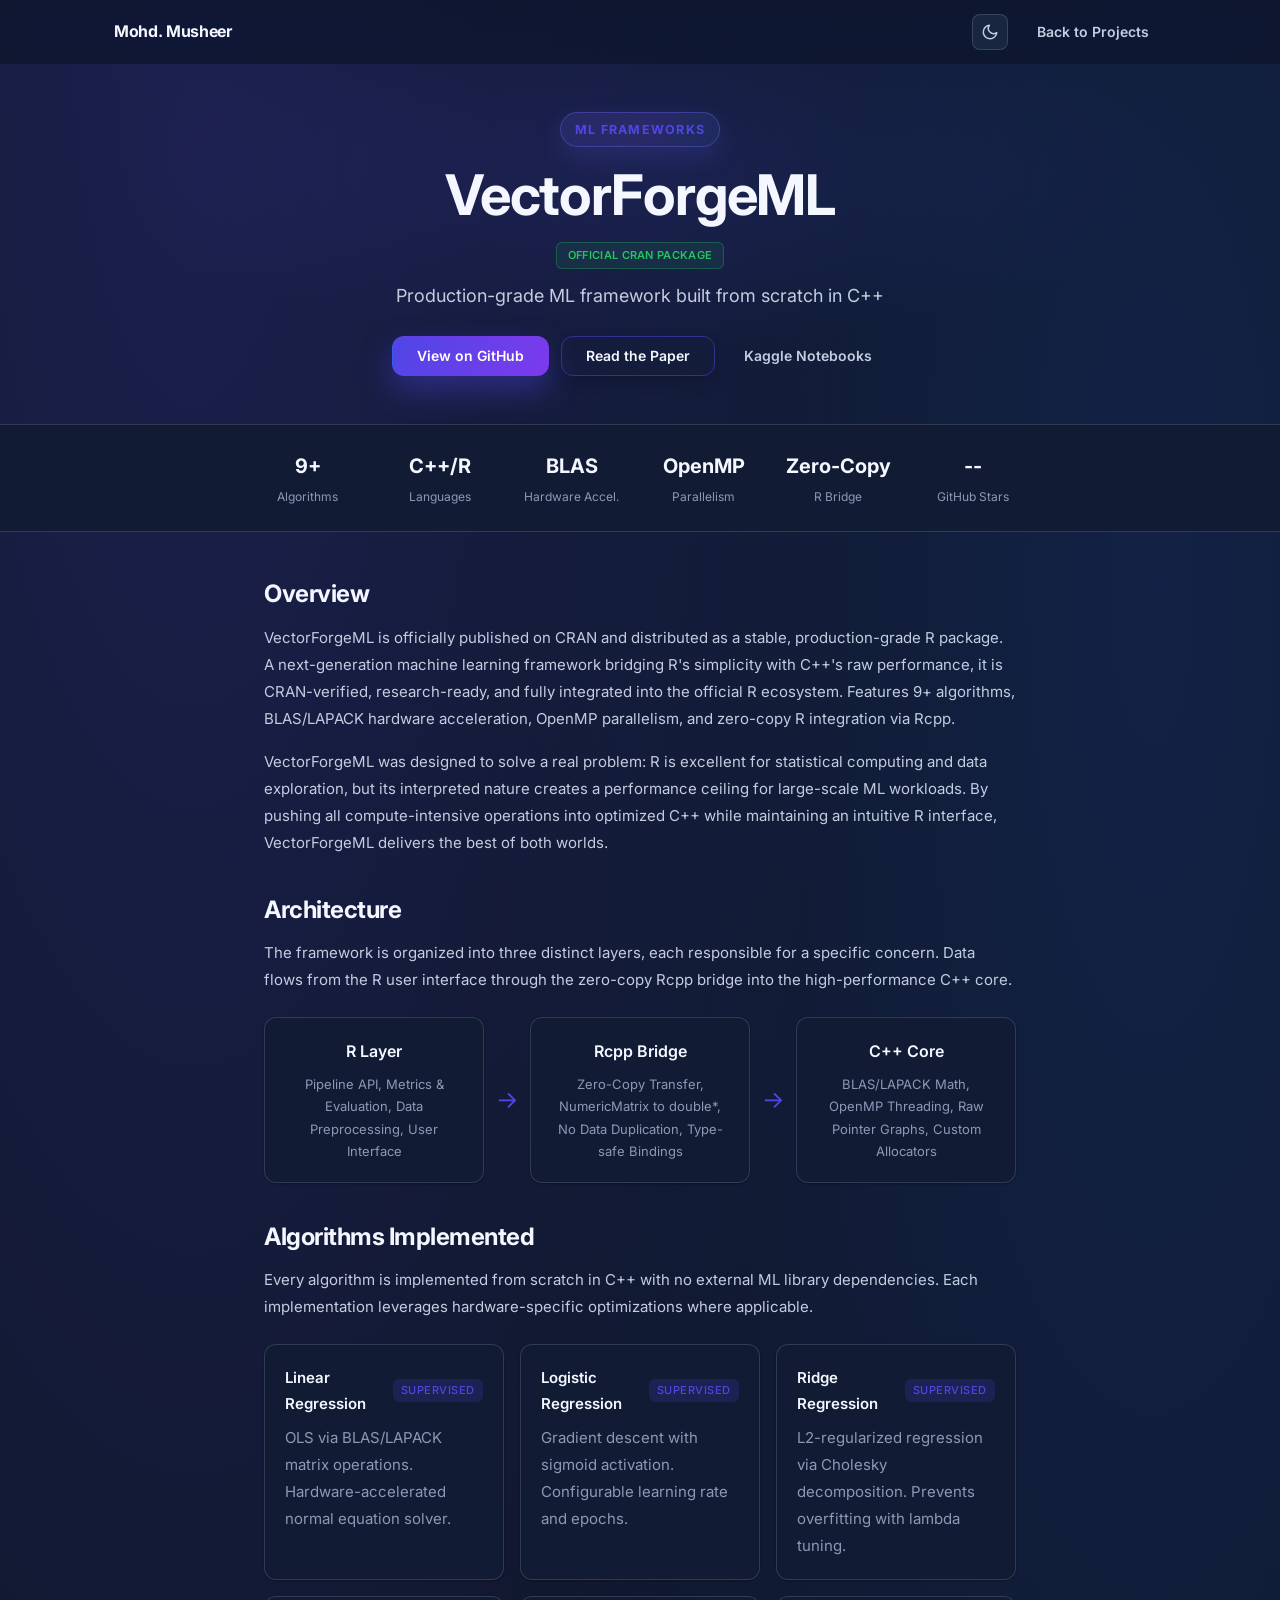
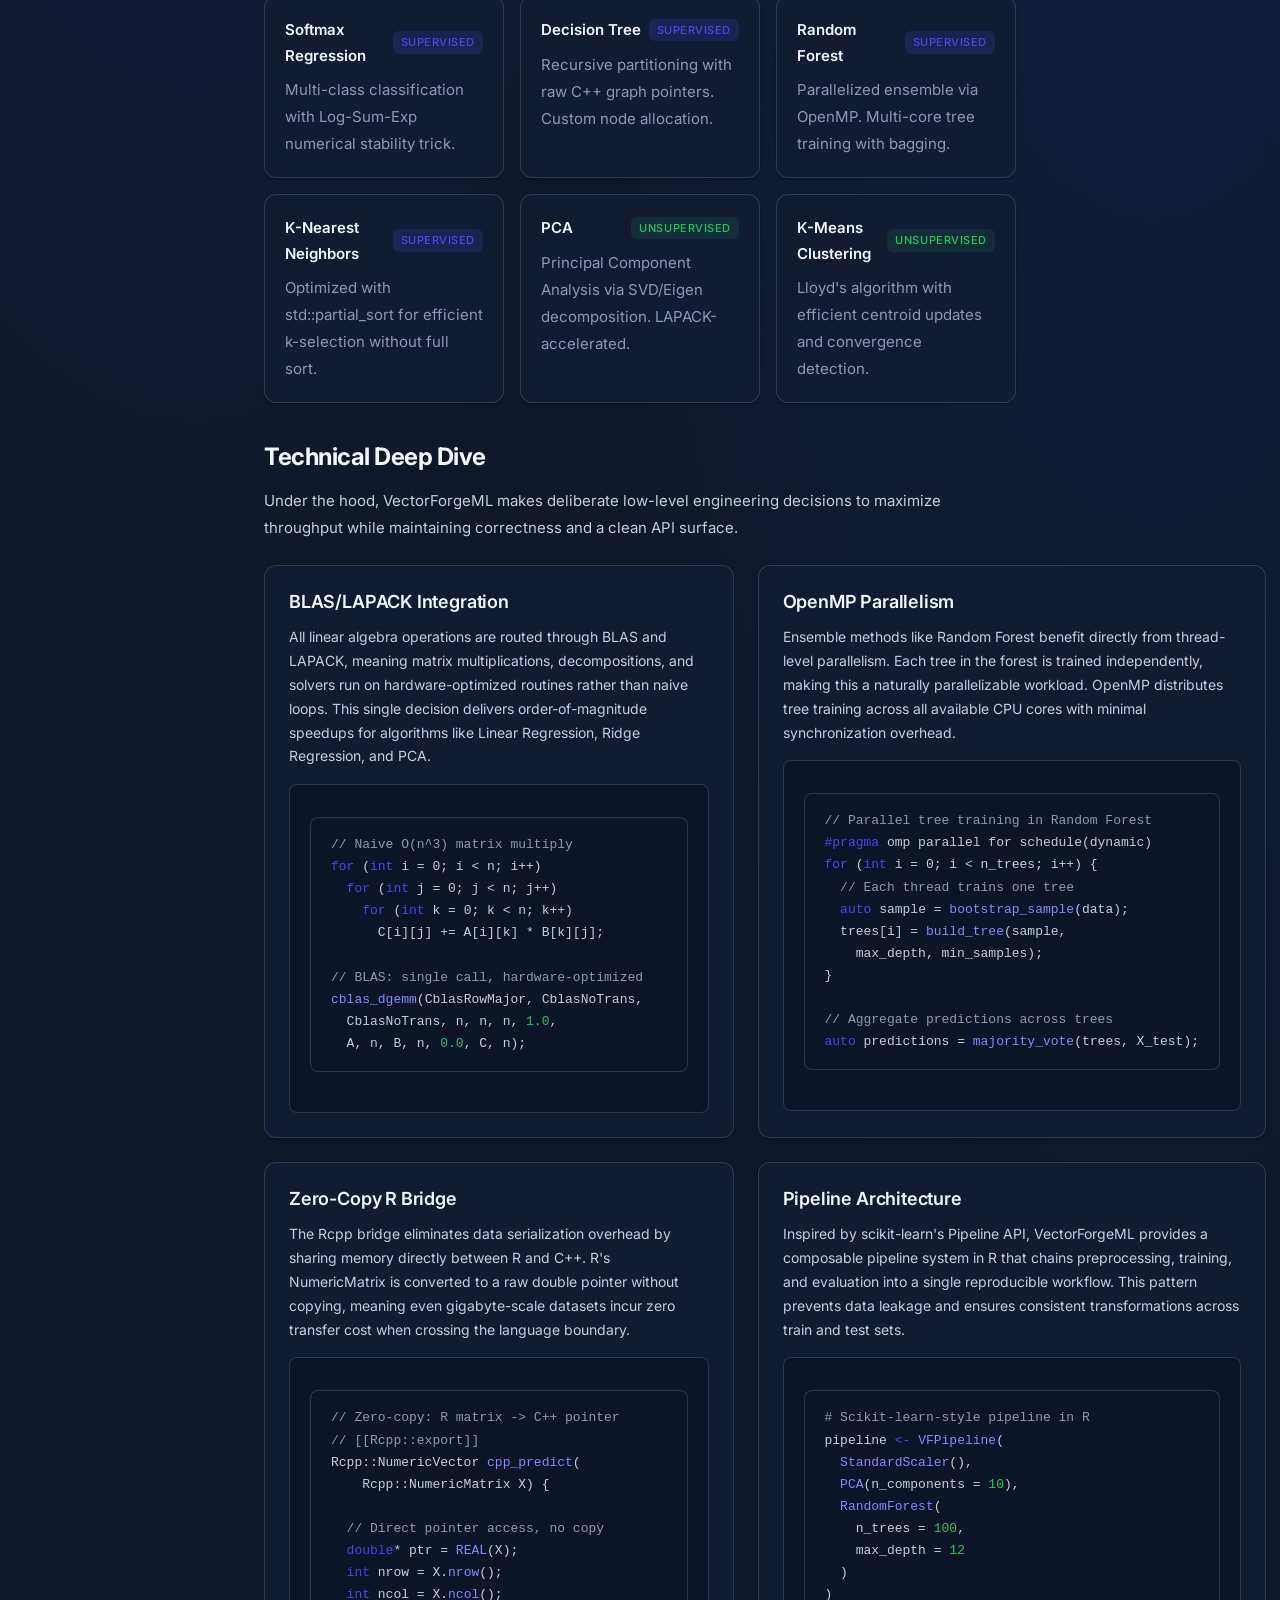
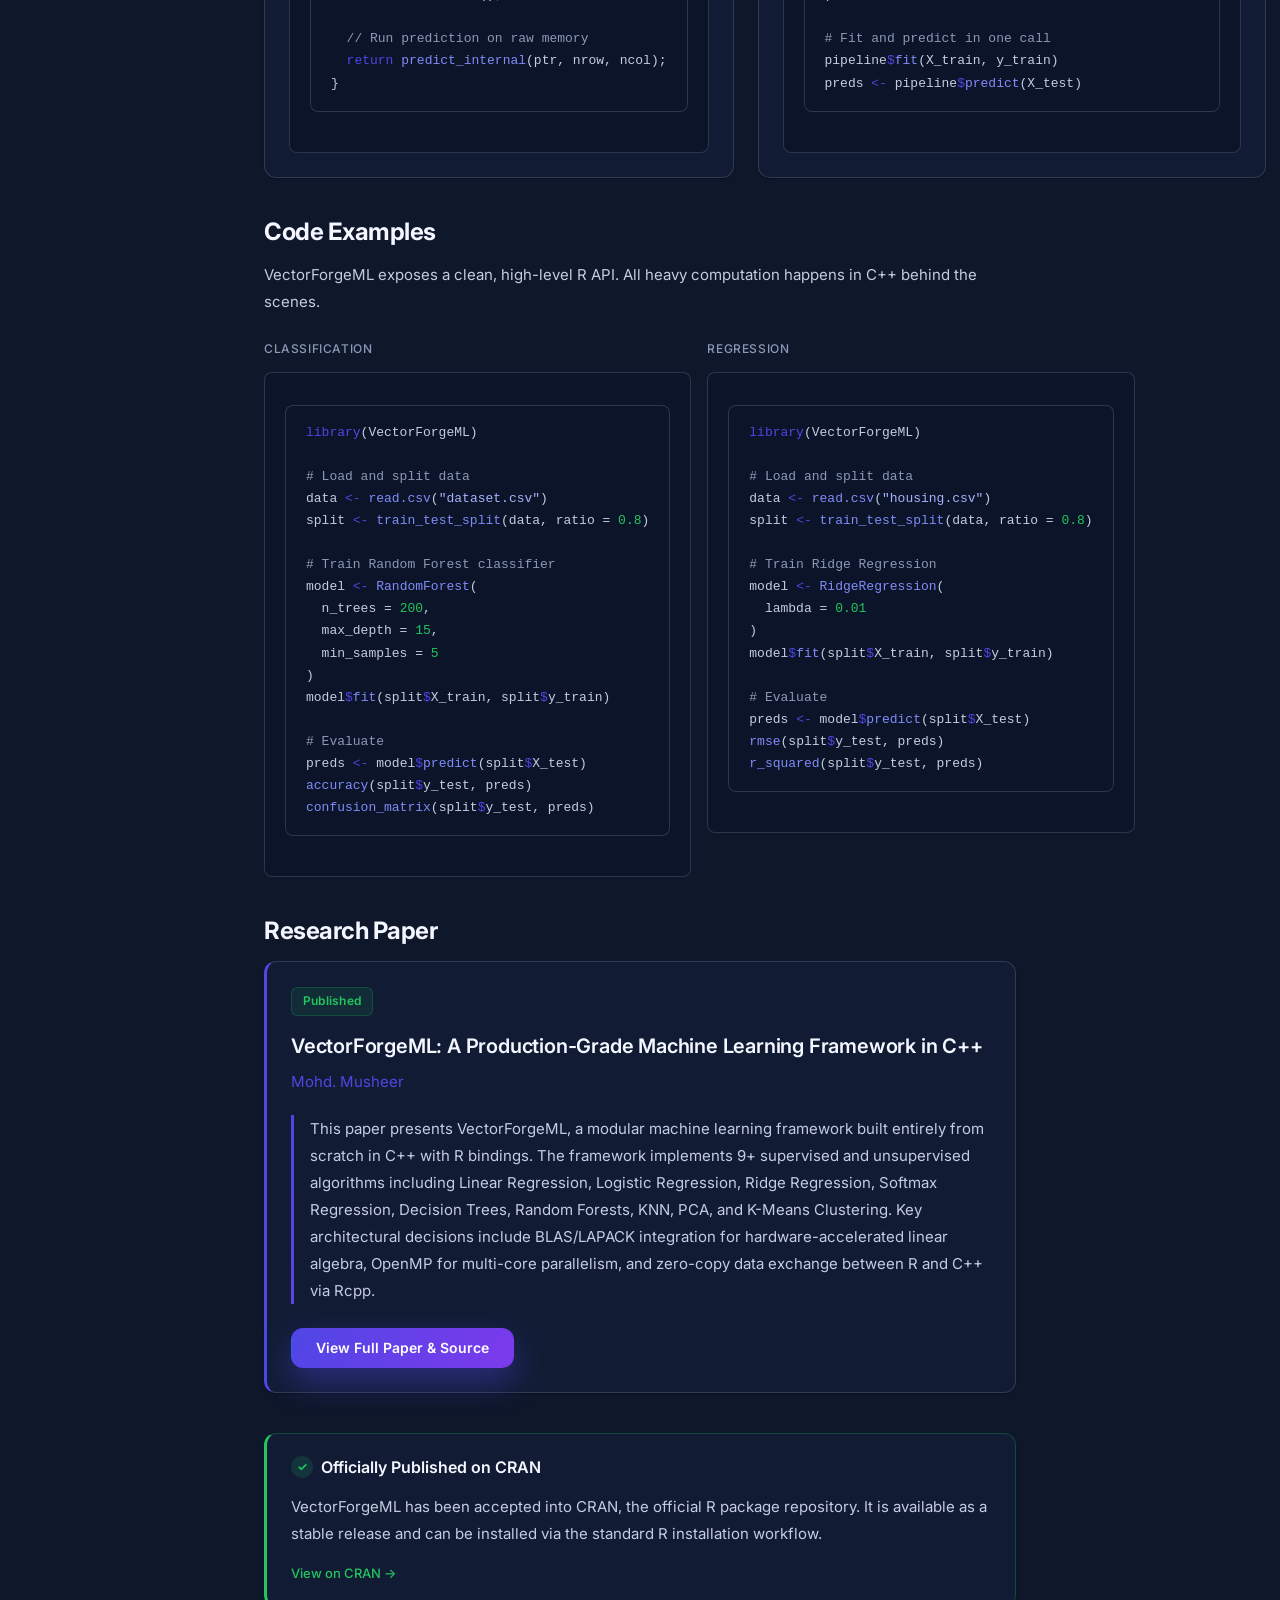
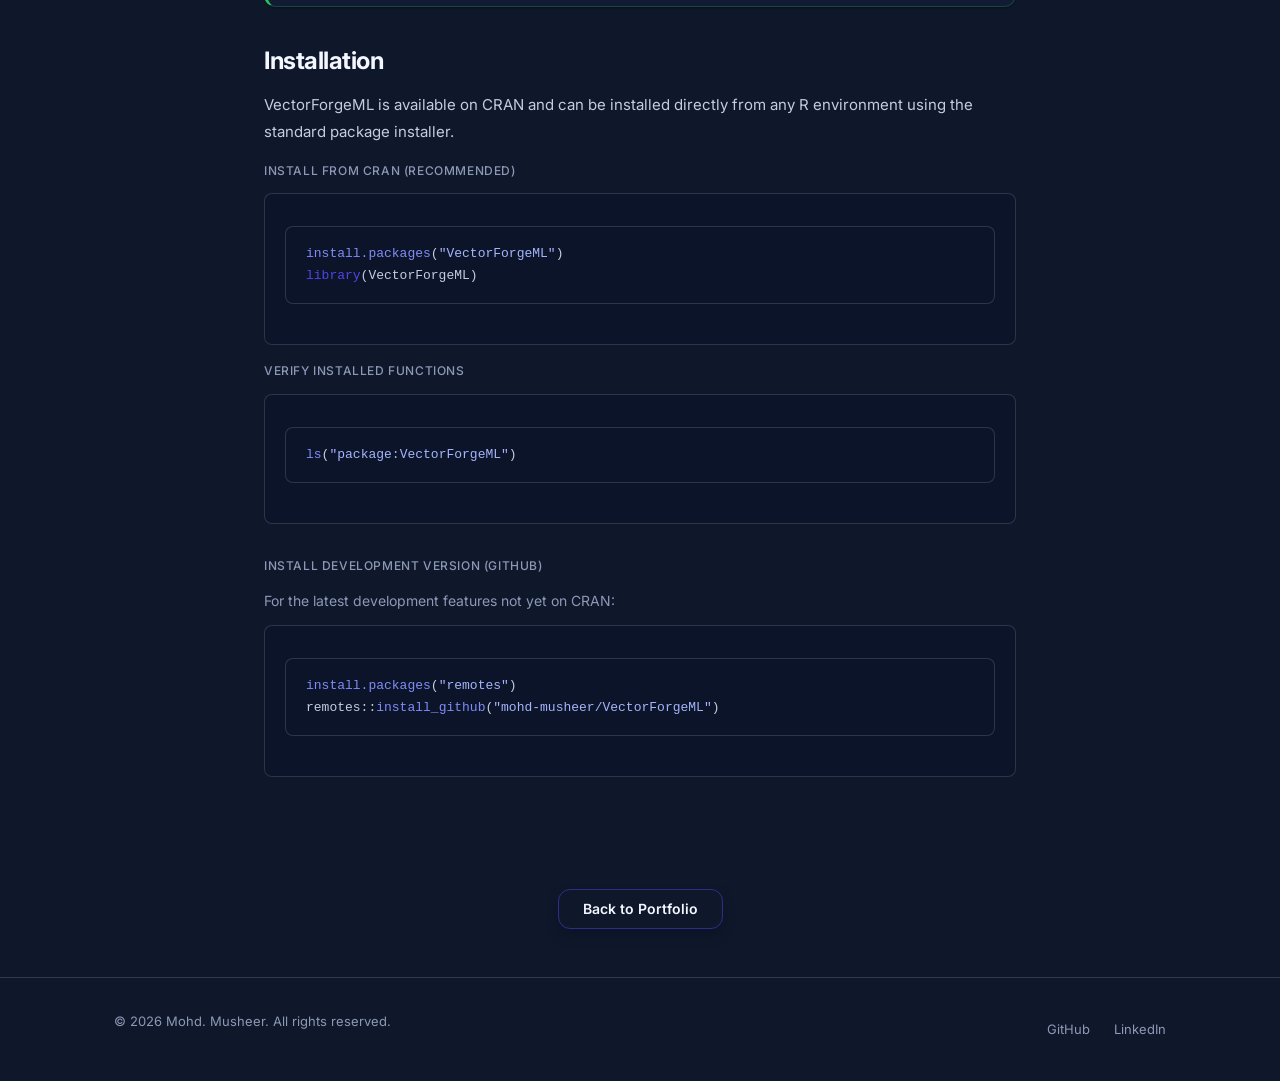
<file: projects/vectorforgeml.html>
<!DOCTYPE html>
<html lang="en">
<head>
  <meta charset="UTF-8">
  <meta name="viewport" content="width=device-width, initial-scale=1.0">

  <!-- Primary Meta Tags -->
  <title>VectorForgeML — C++ Machine Learning Framework | Mohd. Musheer</title>
  <meta name="title" content="VectorForgeML — C++ Machine Learning Framework | Mohd. Musheer">
  <meta name="description" content="VectorForgeML is a production-grade machine learning framework built from scratch in C++ by Mohd. Musheer. Features BLAS/LAPACK hardware acceleration, OpenMP parallelism, 9+ ML algorithms, and zero-copy R integration via Rcpp.">
  <meta name="keywords" content="VectorForgeML, C++ ML Framework, Machine Learning Framework, BLAS, LAPACK, OpenMP, Rcpp, R Package, Linear Regression, Random Forest, PCA, K-Means, Decision Tree, Mohd Musheer, Mohd. Musheer, musheer, musheer AI, musheer ML, Musheer VectorForgeML, C++ Machine Learning, Production ML Framework, AI Engineer India">
  <meta name="author" content="Mohd. Musheer">
  <meta name="robots" content="index, follow, max-snippet:-1, max-image-preview:large, max-video-preview:-1">
  <link rel="canonical" href="https://musheer.me/projects/vectorforgeml.html">
  <meta name="theme-color" content="#4F46E5">

  <!-- Open Graph -->
  <meta property="og:type" content="website">
  <meta property="og:url" content="https://musheer.me/projects/vectorforgeml.html">
  <meta property="og:title" content="VectorForgeML — C++ Machine Learning Framework | Mohd. Musheer">
  <meta property="og:description" content="Production-grade ML framework built from scratch in C++ with BLAS/LAPACK acceleration, OpenMP parallelism, and zero-copy R integration. By Mohd. Musheer.">
  <meta property="og:image" content="https://musheer.me/assets/images/favicon.svg">
  <meta property="og:image:width" content="400">
  <meta property="og:image:height" content="400">
  <meta property="og:image:alt" content="Mohd. Musheer — Creator of VectorForgeML">
  <meta property="og:locale" content="en_US">
  <meta property="og:site_name" content="Mohd. Musheer — AI/ML Engineer Portfolio">

  <!-- Twitter -->
  <meta name="twitter:card" content="summary_large_image">
  <meta name="twitter:url" content="https://musheer.me/projects/vectorforgeml.html">
  <meta name="twitter:title" content="VectorForgeML — C++ Machine Learning Framework | Mohd. Musheer">
  <meta name="twitter:description" content="Production-grade ML framework built from scratch in C++ with BLAS/LAPACK acceleration, OpenMP parallelism, and zero-copy R integration.">
  <meta name="twitter:image" content="https://musheer.me/assets/images/favicon.svg">
  <meta name="twitter:image:alt" content="Mohd. Musheer — Creator of VectorForgeML">

  <!-- Favicon -->
  <link rel="icon" type="image/svg+xml" href="../assets/icons/favicon.svg">

  <!-- Google Fonts -->
  <link rel="preconnect" href="https://fonts.googleapis.com">
  <link rel="preconnect" href="https://fonts.gstatic.com" crossorigin>
  <link href="https://fonts.googleapis.com/css2?family=Inter:wght@400;500;600;700&family=JetBrains+Mono:wght@400&display=swap" rel="stylesheet">

  <!-- Stylesheet -->
  <link rel="stylesheet" href="../style.css">

  <!-- Structured Data -->
  <script type="application/ld+json">
  {
    "@context": "https://schema.org",
    "@type": "SoftwareSourceCode",
    "name": "VectorForgeML",
    "description": "A production-grade machine learning framework built from scratch in C++ with BLAS/LAPACK hardware acceleration, OpenMP parallelism, 9+ algorithms, and zero-copy R integration via Rcpp.",
    "author": {
      "@type": "Person",
      "name": "Mohd. Musheer",
      "url": "https://musheer.me"
    },
    "programmingLanguage": ["C++", "R"],
    "codeRepository": "https://github.com/mohd-musheer/VectorForgeML",
    "runtimePlatform": "R",
    "operatingSystem": "Cross-platform",
    "license": "https://opensource.org/licenses/MIT",
    "keywords": "machine learning, C++, BLAS, LAPACK, OpenMP, Rcpp, R package, linear regression, random forest, PCA, k-means"
  }
  </script>
</head>
<body>

  <!-- ======== NAVIGATION ======== -->
  <nav class="nav project-nav" id="nav">
    <div class="container nav-inner">
      <a href="/" class="nav-logo">Mohd. Musheer</a>
      <div class="nav-right">
        <button class="theme-toggle" id="theme-toggle" aria-label="Toggle theme">
          <svg class="theme-icon-moon" xmlns="http://www.w3.org/2000/svg" width="18" height="18" viewBox="0 0 24 24" fill="none" stroke="currentColor" stroke-width="2" stroke-linecap="round" stroke-linejoin="round"><path d="M21 12.79A9 9 0 1 1 11.21 3 7 7 0 0 0 21 12.79z"/></svg>
          <svg class="theme-icon-sun" xmlns="http://www.w3.org/2000/svg" width="18" height="18" viewBox="0 0 24 24" fill="none" stroke="currentColor" stroke-width="2" stroke-linecap="round" stroke-linejoin="round"><circle cx="12" cy="12" r="5"/><line x1="12" y1="1" x2="12" y2="3"/><line x1="12" y1="21" x2="12" y2="23"/><line x1="4.22" y1="4.22" x2="5.64" y2="5.64"/><line x1="18.36" y1="18.36" x2="19.78" y2="19.78"/><line x1="1" y1="12" x2="3" y2="12"/><line x1="21" y1="12" x2="23" y2="12"/><line x1="4.22" y1="19.78" x2="5.64" y2="18.36"/><line x1="18.36" y1="5.64" x2="19.78" y2="4.22"/></svg>
        </button>
        <a href="/#projects" class="btn btn-ghost">Back to Projects</a>
      </div>
    </div>
  </nav>

  <main>

    <!-- ======== PROJECT HERO ======== -->
    <section class="project-page-hero">
      <div class="container">
        <span class="hero-label">ML Frameworks</span>
        <h1>VectorForgeML</h1>
        <span class="badge badge-cran">Official CRAN Package</span>
        <p class="project-tagline">Production-grade ML framework built from scratch in C++</p>
        <div class="project-actions">
          <a href="https://github.com/mohd-musheer/VectorForgeML" class="btn btn-primary" target="_blank" rel="noopener">View on GitHub</a>
          <a href="#research" class="btn btn-outline">Read the Paper</a>
          <a href="https://www.kaggle.com/almusheer/code" class="btn btn-ghost" target="_blank" rel="noopener">Kaggle Notebooks</a>
        </div>
      </div>
    </section>

    <!-- ======== METRICS BAR ======== -->
    <section class="project-metrics-bar">
      <div class="container">
        <div class="metrics-row">
          <div class="metric-tile">
            <span class="metric-tile-value">9+</span>
            <span class="metric-tile-label">Algorithms</span>
          </div>
          <div class="metric-tile">
            <span class="metric-tile-value">C++/R</span>
            <span class="metric-tile-label">Languages</span>
          </div>
          <div class="metric-tile">
            <span class="metric-tile-value">BLAS</span>
            <span class="metric-tile-label">Hardware Accel.</span>
          </div>
          <div class="metric-tile">
            <span class="metric-tile-value">OpenMP</span>
            <span class="metric-tile-label">Parallelism</span>
          </div>
          <div class="metric-tile">
            <span class="metric-tile-value">Zero-Copy</span>
            <span class="metric-tile-label">R Bridge</span>
          </div>
          <div class="metric-tile">
            <span class="metric-tile-value">--</span>
            <span class="metric-tile-label">GitHub Stars</span>
          </div>
        </div>
      </div>
    </section>

    <!-- ======== PROJECT CONTENT ======== -->
    <div class="project-content">
      <div class="container container-narrow">

        <!-- Overview -->
        <h2>Overview</h2>
        <p>VectorForgeML is officially published on CRAN and distributed as a stable, production-grade R package. A next-generation machine learning framework bridging R's simplicity with C++'s raw performance, it is CRAN-verified, research-ready, and fully integrated into the official R ecosystem. Features 9+ algorithms, BLAS/LAPACK hardware acceleration, OpenMP parallelism, and zero-copy R integration via Rcpp.</p>
        <p>VectorForgeML was designed to solve a real problem: R is excellent for statistical computing and data exploration, but its interpreted nature creates a performance ceiling for large-scale ML workloads. By pushing all compute-intensive operations into optimized C++ while maintaining an intuitive R interface, VectorForgeML delivers the best of both worlds.</p>

        <!-- Architecture -->
        <h2>Architecture</h2>
        <p>The framework is organized into three distinct layers, each responsible for a specific concern. Data flows from the R user interface through the zero-copy Rcpp bridge into the high-performance C++ core.</p>

        <div class="arch-diagram">
          <div class="arch-box">
            <div class="arch-box-title">R Layer</div>
            <div class="arch-box-desc">Pipeline API, Metrics &amp; Evaluation, Data Preprocessing, User Interface</div>
          </div>
          <span class="arch-arrow">&rarr;</span>
          <div class="arch-box">
            <div class="arch-box-title">Rcpp Bridge</div>
            <div class="arch-box-desc">Zero-Copy Transfer, NumericMatrix to double*, No Data Duplication, Type-safe Bindings</div>
          </div>
          <span class="arch-arrow">&rarr;</span>
          <div class="arch-box">
            <div class="arch-box-title">C++ Core</div>
            <div class="arch-box-desc">BLAS/LAPACK Math, OpenMP Threading, Raw Pointer Graphs, Custom Allocators</div>
          </div>
        </div>

        <!-- Algorithms Implemented -->
        <h2>Algorithms Implemented</h2>
        <p>Every algorithm is implemented from scratch in C++ with no external ML library dependencies. Each implementation leverages hardware-specific optimizations where applicable.</p>

        <div class="algo-grid">
          <div class="algo-card">
            <div class="algo-header">
              <span class="algo-name">Linear Regression</span>
              <span class="algo-type supervised">Supervised</span>
            </div>
            <p class="algo-impl">OLS via BLAS/LAPACK matrix operations. Hardware-accelerated normal equation solver.</p>
          </div>

          <div class="algo-card">
            <div class="algo-header">
              <span class="algo-name">Logistic Regression</span>
              <span class="algo-type supervised">Supervised</span>
            </div>
            <p class="algo-impl">Gradient descent with sigmoid activation. Configurable learning rate and epochs.</p>
          </div>

          <div class="algo-card">
            <div class="algo-header">
              <span class="algo-name">Ridge Regression</span>
              <span class="algo-type supervised">Supervised</span>
            </div>
            <p class="algo-impl">L2-regularized regression via Cholesky decomposition. Prevents overfitting with lambda tuning.</p>
          </div>

          <div class="algo-card">
            <div class="algo-header">
              <span class="algo-name">Softmax Regression</span>
              <span class="algo-type supervised">Supervised</span>
            </div>
            <p class="algo-impl">Multi-class classification with Log-Sum-Exp numerical stability trick.</p>
          </div>

          <div class="algo-card">
            <div class="algo-header">
              <span class="algo-name">Decision Tree</span>
              <span class="algo-type supervised">Supervised</span>
            </div>
            <p class="algo-impl">Recursive partitioning with raw C++ graph pointers. Custom node allocation.</p>
          </div>

          <div class="algo-card">
            <div class="algo-header">
              <span class="algo-name">Random Forest</span>
              <span class="algo-type supervised">Supervised</span>
            </div>
            <p class="algo-impl">Parallelized ensemble via OpenMP. Multi-core tree training with bagging.</p>
          </div>

          <div class="algo-card">
            <div class="algo-header">
              <span class="algo-name">K-Nearest Neighbors</span>
              <span class="algo-type supervised">Supervised</span>
            </div>
            <p class="algo-impl">Optimized with std::partial_sort for efficient k-selection without full sort.</p>
          </div>

          <div class="algo-card">
            <div class="algo-header">
              <span class="algo-name">PCA</span>
              <span class="algo-type unsupervised">Unsupervised</span>
            </div>
            <p class="algo-impl">Principal Component Analysis via SVD/Eigen decomposition. LAPACK-accelerated.</p>
          </div>

          <div class="algo-card">
            <div class="algo-header">
              <span class="algo-name">K-Means Clustering</span>
              <span class="algo-type unsupervised">Unsupervised</span>
            </div>
            <p class="algo-impl">Lloyd's algorithm with efficient centroid updates and convergence detection.</p>
          </div>
        </div>

        <!-- Technical Deep Dive -->
        <h2>Technical Deep Dive</h2>
        <p>Under the hood, VectorForgeML makes deliberate low-level engineering decisions to maximize throughput while maintaining correctness and a clean API surface.</p>

        <div class="deepdive-grid">

          <!-- BLAS/LAPACK Integration -->
          <div class="deepdive-item">
            <h3>BLAS/LAPACK Integration</h3>
            <p>All linear algebra operations are routed through BLAS and LAPACK, meaning matrix multiplications, decompositions, and solvers run on hardware-optimized routines rather than naive loops. This single decision delivers order-of-magnitude speedups for algorithms like Linear Regression, Ridge Regression, and PCA.</p>
            <div class="code-block">
<pre><span class="comment">// Naive O(n^3) matrix multiply</span>
<span class="keyword">for</span> (<span class="keyword">int</span> i = 0; i &lt; n; i++)
  <span class="keyword">for</span> (<span class="keyword">int</span> j = 0; j &lt; n; j++)
    <span class="keyword">for</span> (<span class="keyword">int</span> k = 0; k &lt; n; k++)
      C[i][j] += A[i][k] * B[k][j];

<span class="comment">// BLAS: single call, hardware-optimized</span>
<span class="fn">cblas_dgemm</span>(CblasRowMajor, CblasNoTrans,
  CblasNoTrans, n, n, n, <span class="accent-text">1.0</span>,
  A, n, B, n, <span class="accent-text">0.0</span>, C, n);</pre>
            </div>
          </div>

          <!-- OpenMP Parallelism -->
          <div class="deepdive-item">
            <h3>OpenMP Parallelism</h3>
            <p>Ensemble methods like Random Forest benefit directly from thread-level parallelism. Each tree in the forest is trained independently, making this a naturally parallelizable workload. OpenMP distributes tree training across all available CPU cores with minimal synchronization overhead.</p>
            <div class="code-block">
<pre><span class="comment">// Parallel tree training in Random Forest</span>
<span class="keyword">#pragma</span> omp parallel for schedule(dynamic)
<span class="keyword">for</span> (<span class="keyword">int</span> i = 0; i &lt; n_trees; i++) {
  <span class="comment">// Each thread trains one tree</span>
  <span class="keyword">auto</span> sample = <span class="fn">bootstrap_sample</span>(data);
  trees[i] = <span class="fn">build_tree</span>(sample,
    max_depth, min_samples);
}

<span class="comment">// Aggregate predictions across trees</span>
<span class="keyword">auto</span> predictions = <span class="fn">majority_vote</span>(trees, X_test);</pre>
            </div>
          </div>

          <!-- Zero-Copy R Bridge -->
          <div class="deepdive-item">
            <h3>Zero-Copy R Bridge</h3>
            <p>The Rcpp bridge eliminates data serialization overhead by sharing memory directly between R and C++. R's NumericMatrix is converted to a raw double pointer without copying, meaning even gigabyte-scale datasets incur zero transfer cost when crossing the language boundary.</p>
            <div class="code-block">
<pre><span class="comment">// Zero-copy: R matrix -&gt; C++ pointer</span>
<span class="comment">// [[Rcpp::export]]</span>
Rcpp::NumericVector <span class="fn">cpp_predict</span>(
    Rcpp::NumericMatrix X) {

  <span class="comment">// Direct pointer access, no copy</span>
  <span class="keyword">double</span>* ptr = <span class="fn">REAL</span>(X);
  <span class="keyword">int</span> nrow = X.<span class="fn">nrow</span>();
  <span class="keyword">int</span> ncol = X.<span class="fn">ncol</span>();

  <span class="comment">// Run prediction on raw memory</span>
  <span class="keyword">return</span> <span class="fn">predict_internal</span>(ptr, nrow, ncol);
}</pre>
            </div>
          </div>

          <!-- Pipeline Architecture -->
          <div class="deepdive-item">
            <h3>Pipeline Architecture</h3>
            <p>Inspired by scikit-learn's Pipeline API, VectorForgeML provides a composable pipeline system in R that chains preprocessing, training, and evaluation into a single reproducible workflow. This pattern prevents data leakage and ensures consistent transformations across train and test sets.</p>
            <div class="code-block">
<pre><span class="comment"># Scikit-learn-style pipeline in R</span>
pipeline <span class="keyword">&lt;-</span> <span class="fn">VFPipeline</span>(
  <span class="fn">StandardScaler</span>(),
  <span class="fn">PCA</span>(n_components = <span class="accent-text">10</span>),
  <span class="fn">RandomForest</span>(
    n_trees = <span class="accent-text">100</span>,
    max_depth = <span class="accent-text">12</span>
  )
)

<span class="comment"># Fit and predict in one call</span>
pipeline<span class="keyword">$</span><span class="fn">fit</span>(X_train, y_train)
preds <span class="keyword">&lt;-</span> pipeline<span class="keyword">$</span><span class="fn">predict</span>(X_test)</pre>
            </div>
          </div>

        </div>

        <!-- Code Examples -->
        <h2>Code Examples</h2>
        <p>VectorForgeML exposes a clean, high-level R API. All heavy computation happens in C++ behind the scenes.</p>

        <div class="code-examples-grid">
          <div>
            <div class="code-label">Classification</div>
            <div class="code-block">
<pre><span class="keyword">library</span>(VectorForgeML)

<span class="comment"># Load and split data</span>
data <span class="keyword">&lt;-</span> <span class="fn">read.csv</span>(<span class="string">"dataset.csv"</span>)
split <span class="keyword">&lt;-</span> <span class="fn">train_test_split</span>(data, ratio = <span class="accent-text">0.8</span>)

<span class="comment"># Train Random Forest classifier</span>
model <span class="keyword">&lt;-</span> <span class="fn">RandomForest</span>(
  n_trees = <span class="accent-text">200</span>,
  max_depth = <span class="accent-text">15</span>,
  min_samples = <span class="accent-text">5</span>
)
model<span class="keyword">$</span><span class="fn">fit</span>(split<span class="keyword">$</span>X_train, split<span class="keyword">$</span>y_train)

<span class="comment"># Evaluate</span>
preds <span class="keyword">&lt;-</span> model<span class="keyword">$</span><span class="fn">predict</span>(split<span class="keyword">$</span>X_test)
<span class="fn">accuracy</span>(split<span class="keyword">$</span>y_test, preds)
<span class="fn">confusion_matrix</span>(split<span class="keyword">$</span>y_test, preds)</pre>
            </div>
          </div>
          <div>
            <div class="code-label">Regression</div>
            <div class="code-block">
<pre><span class="keyword">library</span>(VectorForgeML)

<span class="comment"># Load and split data</span>
data <span class="keyword">&lt;-</span> <span class="fn">read.csv</span>(<span class="string">"housing.csv"</span>)
split <span class="keyword">&lt;-</span> <span class="fn">train_test_split</span>(data, ratio = <span class="accent-text">0.8</span>)

<span class="comment"># Train Ridge Regression</span>
model <span class="keyword">&lt;-</span> <span class="fn">RidgeRegression</span>(
  lambda = <span class="accent-text">0.01</span>
)
model<span class="keyword">$</span><span class="fn">fit</span>(split<span class="keyword">$</span>X_train, split<span class="keyword">$</span>y_train)

<span class="comment"># Evaluate</span>
preds <span class="keyword">&lt;-</span> model<span class="keyword">$</span><span class="fn">predict</span>(split<span class="keyword">$</span>X_test)
<span class="fn">rmse</span>(split<span class="keyword">$</span>y_test, preds)
<span class="fn">r_squared</span>(split<span class="keyword">$</span>y_test, preds)</pre>
            </div>
          </div>
        </div>

        <!-- Research Paper -->
        <h2 id="research">Research Paper</h2>

        <div class="research-card">
          <span class="badge badge-success">Published</span>
          <h3>VectorForgeML: A Production-Grade Machine Learning Framework in C++</h3>
          <p class="research-author">Mohd. Musheer</p>
          <blockquote class="research-abstract">This paper presents VectorForgeML, a modular machine learning framework built entirely from scratch in C++ with R bindings. The framework implements 9+ supervised and unsupervised algorithms including Linear Regression, Logistic Regression, Ridge Regression, Softmax Regression, Decision Trees, Random Forests, KNN, PCA, and K-Means Clustering. Key architectural decisions include BLAS/LAPACK integration for hardware-accelerated linear algebra, OpenMP for multi-core parallelism, and zero-copy data exchange between R and C++ via Rcpp.</blockquote>
          <div class="research-actions">
            <a href="https://github.com/mohd-musheer/VectorForgeML/blob/main/paper/VectorForgeML_Paper.pdf" class="btn btn-primary" target="_blank" rel="noopener">View Full Paper &amp; Source</a>
          </div>
        </div>

        <!-- CRAN Status -->
        <div class="cran-status-card">
          <div class="cran-status-header">
            <span class="cran-status-icon">&#10003;</span>
            <strong>Officially Published on CRAN</strong>
          </div>
          <p>VectorForgeML has been accepted into CRAN, the official R package repository. It is available as a stable release and can be installed via the standard R installation workflow.</p>
          <a href="https://cran.r-project.org/package=VectorForgeML" class="cran-link" target="_blank" rel="noopener">View on CRAN &rarr;</a>
        </div>

        <!-- Installation -->
        <h2>Installation</h2>
        <p>VectorForgeML is available on CRAN and can be installed directly from any R environment using the standard package installer.</p>

        <div class="code-label">Install from CRAN (Recommended)</div>
        <div class="code-block">
<pre><span class="fn">install.packages</span>(<span class="string">"VectorForgeML"</span>)
<span class="keyword">library</span>(VectorForgeML)</pre>
        </div>

        <div class="code-label" style="margin-top: var(--space-4);">Verify installed functions</div>
        <div class="code-block">
<pre><span class="fn">ls</span>(<span class="string">"package:VectorForgeML"</span>)</pre>
        </div>

        <div class="code-label" style="margin-top: var(--space-8);">Install Development Version (GitHub)</div>
        <p style="font-size: 0.875rem; color: var(--text-muted); margin-bottom: var(--space-3);">For the latest development features not yet on CRAN:</p>
        <div class="code-block">
<pre><span class="fn">install.packages</span>(<span class="string">"remotes"</span>)
remotes::<span class="fn">install_github</span>(<span class="string">"mohd-musheer/VectorForgeML"</span>)</pre>
        </div>

      </div>
    </div>

    <!-- ======== BACK LINK ======== -->
    <section class="project-back">
      <div class="container">
        <a href="/" class="btn btn-outline">Back to Portfolio</a>
      </div>
    </section>

  </main>

  <!-- ======== FOOTER ======== -->
  <footer class="footer">
    <div class="container footer-inner">
      <p>&copy; 2026 Mohd. Musheer. All rights reserved.</p>
      <div class="footer-links">
        <a href="https://github.com/mohd-musheer" target="_blank" rel="noopener">GitHub</a>
        <a href="https://www.linkedin.com/in/mohdmusheer" target="_blank" rel="noopener">LinkedIn</a>
      </div>
    </div>
  </footer>

  <script src="../main.js" defer></script>
</body>
</html>
</file>
<file: style.css>
/* ============================================
   1. CSS CUSTOM PROPERTIES (Design Tokens)
   ============================================ */
:root {
  /* Backgrounds */
  --bg-primary: #0F172A;
  --bg-elevated: #111c34;
  --bg-subtle: #192640;
  --bg-inset: #0b1428;

  /* Borders */
  --border-default: rgba(148, 163, 184, 0.24);
  --border-hover: rgba(148, 163, 184, 0.44);
  --border-accent: rgba(99, 102, 241, 0.46);

  /* Text */
  --text-primary: #f4f7ff;
  --text-secondary: #c4cde0;
  --text-muted: #8c99b6;

  /* Accent */
  --accent: #4F46E5;
  --accent-hover: #7C3AED;
  --accent-subtle: rgba(79, 70, 229, 0.16);
  --accent-border: rgba(79, 70, 229, 0.54);

  /* Gradients */
  --gradient-accent: linear-gradient(120deg, #4F46E5 0%, #7C3AED 50%, #2563EB 100%);
  --gradient-accent-hover: linear-gradient(120deg, #4338CA 0%, #6D28D9 50%, #1D4ED8 100%);
  --gradient-text: linear-gradient(120deg, #4F46E5 0%, #7C3AED 50%, #2563EB 100%);
  --gradient-glow: radial-gradient(ellipse, rgba(79, 70, 229, 0.38) 0%, transparent 72%);

  /* Shadows */
  --shadow-sm: 0 1px 2px rgba(0, 0, 0, 0.3);
  --shadow-md: 0 4px 12px rgba(0, 0, 0, 0.3);
  --shadow-lg: 0 8px 30px rgba(0, 0, 0, 0.4);
  --shadow-xl: 0 20px 60px rgba(0, 0, 0, 0.5);
  --shadow-glow: 0 0 40px rgba(79, 70, 229, 0.32);
  --shadow-glow-lg: 0 0 80px rgba(79, 70, 229, 0.4);

  /* Semantic */
  --success: #22c55e;
  --success-subtle: rgba(34, 197, 94, 0.1);
  --warning: #eab308;
  --warning-subtle: rgba(234, 179, 8, 0.1);

  /* Typography */
  --font-body: 'Inter', -apple-system, BlinkMacSystemFont, 'Segoe UI', sans-serif;
  --font-code: 'JetBrains Mono', 'Fira Code', monospace;

  /* Spacing */
  --space-1: 0.25rem;
  --space-2: 0.5rem;
  --space-3: 0.75rem;
  --space-4: 1rem;
  --space-5: 1.25rem;
  --space-6: 1.5rem;
  --space-8: 2rem;
  --space-10: 2.5rem;
  --space-12: 3rem;
  --space-16: 4rem;
  --space-20: 5rem;
  --space-24: 6rem;

  /* Border Radius */
  --radius-sm: 6px;
  --radius-md: 8px;
  --radius-lg: 12px;
  --radius-xl: 16px;
  --radius-2xl: 24px;
  --radius-full: 9999px;

  /* Transitions */
  --transition-fast: 150ms ease;
  --transition-base: 300ms ease;
  --transition-slow: 500ms ease;
  --ease-out-expo: cubic-bezier(0.16, 1, 0.3, 1);

  /* Z-index */
  --z-base: 1;
  --z-dropdown: 100;
  --z-navbar: 500;
  --z-chatbot: 1000;
  --z-overlay: 1000;

  /* Nav */
  --nav-bg: rgba(15, 23, 42, 0.82);
  --mobile-menu-bg: var(--bg-primary);
}

/* ============================================
   LIGHT THEME
   ============================================ */
[data-theme="light"] {
  --bg-primary: #f8faff;
  --bg-elevated: #ffffff;
  --bg-subtle: #f4f6ff;
  --bg-inset: #f6f8ff;

  --border-default: #d7def3;
  --border-hover: #bfc9ea;
  --border-accent: rgba(79, 70, 229, 0.36);

  --text-primary: #0f172a;
  --text-secondary: #334155;
  --text-muted: #64748b;

  --accent-subtle: rgba(79, 70, 229, 0.12);

  --shadow-sm: 0 1px 2px rgba(0, 0, 0, 0.05);
  --shadow-md: 0 4px 12px rgba(0, 0, 0, 0.08);
  --shadow-lg: 0 8px 30px rgba(0, 0, 0, 0.1);
  --shadow-xl: 0 20px 60px rgba(0, 0, 0, 0.12);
  --shadow-glow: 0 0 40px rgba(79, 70, 229, 0.18);
  --shadow-glow-lg: 0 0 80px rgba(79, 70, 229, 0.24);

  --gradient-glow: radial-gradient(ellipse, rgba(79, 70, 229, 0.18) 0%, transparent 70%);

  --nav-bg: rgba(248, 250, 255, 0.88);
  --mobile-menu-bg: var(--bg-primary);
}

/* ============================================
   2. RESET & BASE
   ============================================ */
*, *::before, *::after {
  margin: 0;
  padding: 0;
  box-sizing: border-box;
}

html {
  scroll-behavior: smooth;
  scroll-padding-top: 80px;
  overflow-x: hidden;
}

body {
  font-family: var(--font-body);
  font-size: 1rem;
  line-height: 1.7;
  color: var(--text-secondary);
  background-color: var(--bg-primary);
  background-image:
    radial-gradient(ellipse 75% 55% at 15% 0%, rgba(79, 70, 229, 0.2), transparent 70%),
    radial-gradient(ellipse 70% 55% at 90% 10%, rgba(37, 99, 235, 0.14), transparent 75%);
  -webkit-font-smoothing: antialiased;
  -moz-osx-font-smoothing: grayscale;
  overflow-x: hidden;
  transition: background-color 0.4s ease, color 0.4s ease, background-image 0.4s ease;
}

[data-theme="light"] body {
  background-image: linear-gradient(135deg, #F8FAFF, #EEF2FF);
}

body.menu-open {
  overflow: hidden;
}

img {
  max-width: 100%;
  height: auto;
  display: block;
}

a {
  color: var(--text-secondary);
  text-decoration: none;
  transition: color var(--transition-fast);
}

a:hover {
  color: var(--text-primary);
}

h1, h2, h3, h4 {
  color: var(--text-primary);
  font-weight: 700;
  line-height: 1.15;
  letter-spacing: -0.02em;
  transition: color 0.4s ease;
}

h1 { font-size: 2.75rem; }
h2 { font-size: 1.875rem; }
h3 { font-size: 1.25rem; font-weight: 600; letter-spacing: -0.01em; line-height: 1.3; }
h4 { font-size: 1.125rem; font-weight: 600; letter-spacing: 0; line-height: 1.4; }

p { margin-bottom: var(--space-4); }
p:last-child { margin-bottom: 0; }

strong { color: var(--text-primary); font-weight: 600; }

code {
  font-family: var(--font-code);
  font-size: 0.875rem;
}

ul { list-style: none; }

::selection {
  background: rgba(79, 70, 229, 0.3);
  color: var(--text-primary);
}

:focus-visible {
  outline: 2px solid var(--accent);
  outline-offset: 2px;
}

.sr-only {
  position: absolute;
  width: 1px;
  height: 1px;
  padding: 0;
  margin: -1px;
  overflow: hidden;
  clip: rect(0, 0, 0, 0);
  border: 0;
}

/* ============================================
   3. LAYOUT
   ============================================ */
.container {
  width: 100%;
  max-width: 1100px;
  margin: 0 auto;
  padding: 0 var(--space-4);
}

.container-narrow {
  max-width: 800px;
}

.section {
  padding: var(--space-16) 0;
  position: relative;
}

.section + .section::before {
  content: '';
  position: absolute;
  top: 0;
  left: 50%;
  width: min(92%, 1100px);
  height: 1px;
  transform: translateX(-50%);
  background: linear-gradient(90deg, transparent 0%, rgba(79, 70, 229, 0.5) 20%, rgba(124, 58, 237, 0.72) 50%, rgba(37, 99, 235, 0.5) 80%, transparent 100%);
}

main > #about.section {
  background: rgba(255, 255, 255, 0.02);
}

main > #skills.section {
  background: linear-gradient(135deg, rgba(79, 70, 229, 0.08), rgba(37, 99, 235, 0.05));
}

main > #projects.section {
  background: rgba(255, 255, 255, 0.01);
}

main > #experience.section {
  background: linear-gradient(135deg, rgba(124, 58, 237, 0.09), rgba(37, 99, 235, 0.06));
}

[data-theme="light"] main > #about.section {
  background: rgba(255, 255, 255, 0.72);
}

[data-theme="light"] main > #skills.section {
  background: linear-gradient(135deg, rgba(79, 70, 229, 0.08), rgba(37, 99, 235, 0.05));
}

[data-theme="light"] main > #projects.section {
  background: #ffffff;
}

[data-theme="light"] main > #experience.section {
  background: linear-gradient(135deg, rgba(124, 58, 237, 0.09), rgba(37, 99, 235, 0.06));
}

.text-center { text-align: center; }
.text-muted { color: var(--text-muted); }

/* ============================================
   4. COMPONENTS
   ============================================ */

/* --- Buttons --- */
.btn {
  display: inline-flex;
  align-items: center;
  gap: var(--space-2);
  padding: 12px 24px;
  font-family: var(--font-body);
  font-size: 0.875rem;
  font-weight: 600;
  line-height: 1;
  border-radius: var(--radius-lg);
  border: 1px solid transparent;
  cursor: pointer;
  transition: transform 0.25s var(--ease-out-expo), box-shadow 0.25s var(--ease-out-expo), background-position 0.35s ease, color 0.25s ease, border-color 0.25s ease;
  text-decoration: none;
  white-space: nowrap;
  position: relative;
}

.btn-primary {
  background: var(--gradient-accent);
  background-size: 200% 200%;
  color: #fff;
  border-color: transparent;
  box-shadow: 0 14px 32px rgba(79, 70, 229, 0.42);
}

.btn-primary:hover {
  background-size: 200% 200%;
  background-position: 100% 0;
  color: #fff;
  transform: translateY(-2px) scale(1.05);
  box-shadow: 0 24px 44px rgba(79, 70, 229, 0.5);
}

.btn-outline {
  background: transparent;
  color: var(--text-primary);
  border-color: rgba(79, 70, 229, 0.5);
  box-shadow: 0 6px 14px rgba(2, 6, 23, 0.2);
}

.btn-outline:hover {
  border-color: var(--accent);
  background: linear-gradient(120deg, rgba(99, 102, 241, 0.16), rgba(139, 92, 246, 0.16), rgba(59, 130, 246, 0.16));
  color: var(--text-primary);
  transform: translateY(-2px) scale(1.05);
  box-shadow: var(--shadow-glow);
}

.btn-ghost {
  background: transparent;
  color: var(--text-secondary);
  border-color: transparent;
  padding: 8px 16px;
}

.btn-ghost:hover {
  color: var(--text-primary);
  background: var(--accent-subtle);
}

.btn-lg {
  padding: 16px 32px;
  font-size: 1rem;
  border-radius: var(--radius-lg);
}

.btn svg {
  width: 16px;
  height: 16px;
  flex-shrink: 0;
}

/* --- Tags --- */
.tag {
  display: inline-block;
  padding: 5px 12px;
  font-size: 0.8125rem;
  color: var(--text-primary);
  background: linear-gradient(120deg, rgba(79, 70, 229, 0.16), rgba(124, 58, 237, 0.12), rgba(37, 99, 235, 0.12));
  border: 1px solid rgba(79, 70, 229, 0.3);
  border-radius: var(--radius-full);
  line-height: 1.4;
  transition: all 0.25s ease;
  box-shadow: 0 0 14px rgba(79, 70, 229, 0.14);
}

.tag:hover {
  border-color: rgba(79, 70, 229, 0.56);
  color: var(--accent);
  background: linear-gradient(120deg, rgba(79, 70, 229, 0.26), rgba(124, 58, 237, 0.2), rgba(37, 99, 235, 0.2));
  box-shadow: 0 0 20px rgba(79, 70, 229, 0.26);
  transform: scale(1.04);
}

/* --- Badges --- */
.badge {
  display: inline-block;
  padding: 5px 11px;
  font-size: 0.75rem;
  font-weight: 600;
  letter-spacing: 0.02em;
  border-radius: var(--radius-sm);
  line-height: 1.4;
}

.badge-success {
  color: var(--success);
  background: var(--success-subtle);
  border: 1px solid rgba(34, 197, 94, 0.2);
}

.badge-warning {
  color: var(--warning);
  background: var(--warning-subtle);
  border: 1px solid rgba(234, 179, 8, 0.2);
}

.badge-accent {
  color: #e9e9ff;
  background: linear-gradient(120deg, rgba(99, 102, 241, 0.45), rgba(139, 92, 246, 0.42), rgba(59, 130, 246, 0.42));
  border: 1px solid rgba(139, 92, 246, 0.6);
  box-shadow: 0 6px 18px rgba(99, 102, 241, 0.22);
}

.badge-flagship {
  background: var(--gradient-accent);
  color: #fff;
  font-weight: 600;
  letter-spacing: 0.04em;
  text-transform: uppercase;
  font-size: 0.6875rem;
  padding: 6px 12px;
  box-shadow: 0 10px 22px rgba(99, 102, 241, 0.35);
}

.badge-cran {
  color: #22c55e;
  background: rgba(34, 197, 94, 0.1);
  border: 1px solid rgba(34, 197, 94, 0.3);
  font-size: 0.6875rem;
  font-weight: 600;
  letter-spacing: 0.03em;
  text-transform: uppercase;
}

/* CRAN Status Card */
.cran-status-card {
  background: var(--bg-elevated);
  border: 1px solid rgba(34, 197, 94, 0.25);
  border-left: 3px solid #22c55e;
  border-radius: var(--radius-lg);
  padding: var(--space-5) var(--space-6);
  margin-top: var(--space-10);
  margin-bottom: var(--space-2);
  box-shadow: var(--shadow-sm);
}

.cran-status-header {
  display: flex;
  align-items: center;
  gap: var(--space-2);
  margin-bottom: var(--space-3);
  font-size: 1rem;
  color: var(--text-primary);
}

.cran-status-icon {
  display: inline-flex;
  align-items: center;
  justify-content: center;
  width: 22px;
  height: 22px;
  border-radius: 50%;
  background: rgba(34, 197, 94, 0.15);
  color: #22c55e;
  font-size: 0.75rem;
  font-weight: 700;
  flex-shrink: 0;
}

.cran-status-card p {
  font-size: 0.875rem;
  color: var(--text-secondary);
  line-height: 1.7;
  margin-bottom: var(--space-3);
}

.cran-link {
  font-size: 0.8125rem;
  font-weight: 500;
  color: #22c55e;
  text-decoration: none;
  transition: color var(--transition-fast);
}

.cran-link:hover {
  color: #16a34a;
  text-decoration: underline;
}

/* CRAN note on project card */
.project-cran-note {
  font-size: 0.8125rem;
  color: #22c55e;
  font-weight: 500;
  margin-top: var(--space-1);
}

/* Project hero CRAN badge */
.project-page-hero .badge-cran {
  display: inline-block;
  margin-bottom: var(--space-3);
  position: relative;
}

/* --- Cards --- */
.card {
  background: var(--bg-elevated);
  border: 1px solid var(--border-default);
  border-radius: var(--radius-lg);
  padding: var(--space-6);
  transition: all 0.3s var(--ease-out-expo);
  box-shadow: 0 20px 40px rgba(0, 0, 0, 0.08);
  position: relative;
}

/* --- Section Header --- */
.section-header {
  text-align: center;
  margin-bottom: var(--space-12);
}

.section-header h2 {
  display: inline-block;
  position: relative;
  padding-bottom: 10px;
}

.section-header h2::after {
  content: '';
  position: absolute;
  left: 0;
  right: 0;
  bottom: 0;
  height: 3px;
  border-radius: var(--radius-full);
  background: var(--gradient-accent);
  box-shadow: 0 0 14px rgba(99, 102, 241, 0.3);
}

.section-header p {
  color: var(--text-secondary);
  margin-top: var(--space-3);
  max-width: 600px;
  margin-left: auto;
  margin-right: auto;
}

.section-rule {
  width: 80px;
  height: 3px;
  background: var(--gradient-accent);
  margin: var(--space-4) auto 0;
  border-radius: var(--radius-full);
  box-shadow: 0 0 16px rgba(79, 70, 229, 0.42);
}

/* --- Code Blocks (project pages) --- */
pre {
  background: var(--bg-inset);
  border: 1px solid var(--border-default);
  border-radius: var(--radius-md);
  padding: var(--space-4) var(--space-5);
  overflow-x: auto;
  margin: var(--space-4) 0 var(--space-6);
}

pre code {
  font-family: var(--font-code);
  font-size: 0.8125rem;
  line-height: 1.7;
  color: var(--text-secondary);
}

.code-comment { color: var(--text-muted); }

.code-block {
  background: var(--bg-inset);
  border: 1px solid var(--border-default);
  border-radius: var(--radius-md);
  padding: var(--space-4) var(--space-5);
  overflow-x: auto;
  font-family: var(--font-code);
  font-size: 0.8125rem;
  line-height: 1.7;
  color: var(--text-secondary);
}

.code-block .comment { color: var(--text-muted); }
.code-block .keyword { color: var(--accent); }
.code-block .fn { color: #818cf8; }
.code-block .string { color: #a5b4fc; }
.code-block .accent-text { color: var(--success); }

.code-label {
  font-size: 0.75rem;
  font-weight: 500;
  color: var(--text-muted);
  text-transform: uppercase;
  letter-spacing: 0.05em;
  margin-bottom: var(--space-3);
}

/* ============================================
   5. NAVIGATION
   ============================================ */
.nav {
  position: fixed;
  top: 0;
  left: 0;
  right: 0;
  height: 64px;
  background: var(--nav-bg);
  backdrop-filter: blur(16px) saturate(180%);
  -webkit-backdrop-filter: blur(16px) saturate(180%);
  border-bottom: 1px solid transparent;
  z-index: var(--z-navbar);
  transition: border-color var(--transition-base), background 0.4s ease;
}

.nav.scrolled {
  border-bottom-color: var(--border-default);
  box-shadow: var(--shadow-sm);
}

.nav-inner {
  display: flex;
  align-items: center;
  justify-content: space-between;
  height: 100%;
}

.nav-logo {
  font-size: 1rem;
  font-weight: 700;
  color: var(--text-primary);
  letter-spacing: -0.02em;
}

.nav-logo:hover {
  color: var(--text-primary);
}

.nav-links {
  display: none;
  align-items: center;
  gap: var(--space-8);
}

.nav-link {
  font-size: 0.875rem;
  color: var(--text-muted);
  transition: color var(--transition-fast);
  position: relative;
}

.nav-link::after {
  content: '';
  position: absolute;
  bottom: -4px;
  left: 0;
  right: 0;
  height: 2px;
  background: var(--gradient-accent);
  border-radius: 1px;
  transform: scaleX(0);
  transform-origin: center;
  transition: transform 0.25s var(--ease-out-expo);
}

.nav-link:hover,
.nav-link.active {
  color: var(--text-primary);
}

.nav-link.active::after {
  transform: scaleX(1);
}

/* Nav right side */
.nav-right {
  display: flex;
  align-items: center;
  gap: var(--space-3);
}

/* Theme Toggle */
.theme-toggle {
  display: flex;
  align-items: center;
  justify-content: center;
  width: 36px;
  height: 36px;
  border-radius: var(--radius-md);
  border: 1px solid var(--border-default);
  background: var(--bg-subtle);
  cursor: pointer;
  transition: all 0.25s ease;
  color: var(--text-secondary);
  padding: 0;
}

.theme-toggle:hover {
  border-color: var(--accent-border);
  color: var(--accent);
  background: var(--accent-subtle);
}

.theme-toggle svg {
  width: 18px;
  height: 18px;
  transition: transform 0.3s ease;
}

.theme-toggle:hover svg {
  transform: rotate(15deg);
}

.theme-icon-sun { display: none; }
.theme-icon-moon { display: block; }

[data-theme="light"] .theme-icon-sun { display: block; }
[data-theme="light"] .theme-icon-moon { display: none; }

/* Hamburger */
.hamburger {
  display: flex;
  flex-direction: column;
  justify-content: center;
  gap: 5px;
  width: 24px;
  height: 44px;
  background: none;
  border: none;
  cursor: pointer;
  padding: 0;
  z-index: calc(var(--z-overlay) + 1);
}

.hamburger span {
  display: block;
  width: 100%;
  height: 2px;
  background: var(--text-primary);
  border-radius: 2px;
  transition: transform var(--transition-base), opacity var(--transition-base);
  transform-origin: center;
}

.hamburger.active span:nth-child(1) {
  transform: translateY(7px) rotate(45deg);
}

.hamburger.active span:nth-child(2) {
  opacity: 0;
}

.hamburger.active span:nth-child(3) {
  transform: translateY(-7px) rotate(-45deg);
}

/* Mobile Menu */
.mobile-menu {
  position: fixed;
  inset: 0;
  background: var(--mobile-menu-bg);
  display: flex;
  flex-direction: column;
  align-items: center;
  justify-content: center;
  gap: var(--space-8);
  z-index: calc(var(--z-overlay) + 2);
  opacity: 0;
  visibility: hidden;
  transition: opacity var(--transition-base), visibility var(--transition-base);
}

.mobile-menu.open {
  opacity: 1;
  visibility: visible;
}

.mobile-link {
  font-size: 1.5rem;
  font-weight: 600;
  color: var(--text-secondary);
  transition: color var(--transition-fast);
}

.mobile-link:hover {
  color: var(--text-primary);
}

/* ============================================
   6. SECTIONS
   ============================================ */

/* --- 6a. Hero --- */
.hero {
  display: flex;
  align-items: center;
  padding-top: calc(64px + var(--space-8));
  padding-bottom: var(--space-16);
  position: relative;
  overflow: visible;
}

/* Gradient mesh background */
.hero::before {
  content: '';
  position: absolute;
  inset: 0;
  background:
    radial-gradient(ellipse 82% 62% at 20% 40%, rgba(79, 70, 229, 0.34) 0%, transparent 62%),
    radial-gradient(ellipse 62% 82% at 80% 20%, rgba(124, 58, 237, 0.28) 0%, transparent 62%),
    radial-gradient(ellipse 55% 55% at 50% 80%, rgba(37, 99, 235, 0.24) 0%, transparent 52%);
  animation: meshFloat 25s ease-in-out infinite alternate;
  pointer-events: none;
}

.hero-inner {
  display: flex;
  flex-direction: column;
  gap: var(--space-12);
  align-items: center;
  position: relative;
  z-index: 1;
}

.hero-content {
  text-align: center;
}

.hero-label {
  display: inline-block;
  font-size: 0.78rem;
  font-weight: 700;
  text-transform: uppercase;
  letter-spacing: 0.1em;
  color: var(--accent);
  margin-bottom: var(--space-4);
  padding: 6px 14px;
  background: linear-gradient(120deg, rgba(99, 102, 241, 0.16), rgba(139, 92, 246, 0.16), rgba(59, 130, 246, 0.12));
  border: 1px solid rgba(99, 102, 241, 0.4);
  border-radius: var(--radius-full);
  box-shadow: 0 10px 24px rgba(99, 102, 241, 0.18);
}

.hero-headline {
  font-size: 2.5rem;
  font-weight: 700;
  line-height: 1.1;
  letter-spacing: -0.03em;
  margin-bottom: var(--space-4);
}

.hero-headline .accent {
  background: var(--gradient-text);
  -webkit-background-clip: text;
  -webkit-text-fill-color: transparent;
  background-clip: text;
  text-shadow: 0 0 22px rgba(79, 70, 229, 0.65);
}

.hero-sub {
  font-size: 1.02rem;
  font-weight: 600;
  letter-spacing: 0.01em;
  color: #b8bafc;
  margin-bottom: var(--space-6);
  opacity: 1;
}

.hero-summary {
  font-size: 1.0625rem;
  line-height: 1.75;
  color: var(--text-secondary);
  max-width: 560px;
  margin: 0 auto var(--space-8);
}

.hero-framework {
  display: inline-flex;
  align-items: center;
  gap: 6px;
  flex-wrap: nowrap;
  font-size: 0.95rem;
  line-height: 1.35;
  color: var(--text-primary);
  background: linear-gradient(120deg, rgba(99, 102, 241, 0.14), rgba(139, 92, 246, 0.12), rgba(59, 130, 246, 0.12));
  border: 1px solid rgba(99, 102, 241, 0.35);
  border-radius: 999px;
  padding: 10px 18px;
  margin-bottom: var(--space-8);
  box-shadow: 0 12px 24px rgba(99, 102, 241, 0.16);
}

.hero-framework-lead,
.hero-framework-sep,
.hero-framework-tail,
.hero-framework strong {
  display: inline;
  vertical-align: middle;
}

.hero-framework-lead {
  white-space: nowrap;
}

.hero-framework-tail {
  white-space: nowrap;
}

.hero-actions {
  display: flex;
  flex-wrap: wrap;
  gap: var(--space-3);
  justify-content: center;
  margin-bottom: var(--space-8);
}

.hero-socials {
  display: flex;
  align-items: center;
  gap: var(--space-5);
  justify-content: center;
}

.hero-socials a {
  color: var(--text-muted);
  transition: color var(--transition-fast), transform 0.25s var(--ease-out-expo);
  display: flex;
}

.hero-socials a:hover {
  color: var(--accent);
  transform: translateY(-2px);
}

.hero-socials svg {
  width: 20px;
  height: 20px;
}

/* Hero photo with glow and float */
.hero-photo-wrapper {
  position: relative;
  flex-shrink: 0;
}

.hero-photo-glow {
  position: absolute;
  inset: -48px;
  background: radial-gradient(circle at center, rgba(79, 70, 229, 0.64) 0%, rgba(124, 58, 237, 0.46) 45%, rgba(37, 99, 235, 0.24) 70%, transparent 100%);
  border-radius: 50%;
  opacity: 0.95;
  filter: blur(34px);
  animation: glowPulse 4s ease-in-out infinite alternate;
  pointer-events: none;
}

.hero-photo {
  width: 200px;
  height: 200px;
  border-radius: 50%;
  overflow: hidden;
  border: 2px solid rgba(79, 70, 229, 0.56);
  flex-shrink: 0;
  position: relative;
  z-index: 1;
  animation: float 6s ease-in-out infinite;
  box-shadow: var(--shadow-xl), 0 0 52px rgba(79, 70, 229, 0.36);
}

.hero-photo img {
  width: 100%;
  height: 100%;
  object-fit: cover;
}

/* --- 6b. About --- */
.about-content {
  display: flex;
  flex-direction: column;
  gap: var(--space-10);
}

.about-text {
  font-size: 1rem;
  line-height: 1.8;
}

.about-stats {
  display: grid;
  grid-template-columns: repeat(2, 1fr);
  gap: var(--space-4);
}

.stat-card {
  background: var(--bg-elevated);
  border: 1px solid var(--border-default);
  border-radius: var(--radius-lg);
  padding: var(--space-5);
  text-align: center;
  transition: all 0.3s var(--ease-out-expo);
  box-shadow: var(--shadow-sm);
}

.stat-card:hover {
  transform: translateY(-3px);
  border-color: var(--accent-border);
  box-shadow: var(--shadow-md), var(--shadow-glow);
}

.stat-value {
  display: block;
  font-size: 1.75rem;
  font-weight: 700;
  margin-bottom: var(--space-1);
  background: var(--gradient-text);
  -webkit-background-clip: text;
  -webkit-text-fill-color: transparent;
  background-clip: text;
}

.stat-label {
  font-size: 0.8125rem;
  color: var(--text-muted);
}

.about-education {
  margin-top: var(--space-10);
  padding: var(--space-5);
  background: var(--bg-elevated);
  border: 1px solid var(--border-default);
  border-radius: var(--radius-lg);
  box-shadow: var(--shadow-sm);
  transition: all 0.3s ease;
  border-top: 2px solid var(--accent);
}

.about-education h3 {
  font-size: 1rem;
  margin-bottom: var(--space-2);
}

.about-education p {
  font-size: 0.875rem;
  color: var(--text-muted);
  margin-bottom: var(--space-1);
}

.about-resume-row,
.contact-resume-row {
  display: flex;
  flex-wrap: wrap;
  gap: var(--space-3);
  margin-top: var(--space-6);
}

/* --- 6c. Skills --- */
.skills-grid {
  display: grid;
  grid-template-columns: 1fr;
  gap: var(--space-8);
}

.skill-group-title {
  font-size: 0.875rem;
  font-weight: 600;
  color: var(--text-primary);
  margin-bottom: var(--space-3);
}

.skill-tags {
  display: flex;
  flex-wrap: wrap;
  gap: var(--space-2);
}

.skill-group .tag {
  border-radius: var(--radius-full);
  box-shadow: 0 0 0 1px rgba(99, 102, 241, 0.08), 0 0 16px rgba(99, 102, 241, 0.08);
}

.skill-group-languages .tag {
  color: #bfdbfe;
  background: linear-gradient(120deg, rgba(59, 130, 246, 0.32), rgba(37, 99, 235, 0.26));
  border-color: rgba(59, 130, 246, 0.58);
  box-shadow: 0 0 18px rgba(59, 130, 246, 0.26);
}

.skill-group-ml .tag {
  color: #ddd6fe;
  background: linear-gradient(120deg, rgba(139, 92, 246, 0.34), rgba(124, 58, 237, 0.24));
  border-color: rgba(139, 92, 246, 0.62);
  box-shadow: 0 0 18px rgba(139, 92, 246, 0.28);
}

.skill-group-frameworks .tag {
  color: #a5f3fc;
  background: linear-gradient(120deg, rgba(34, 211, 238, 0.3), rgba(6, 182, 212, 0.22));
  border-color: rgba(34, 211, 238, 0.56);
  box-shadow: 0 0 18px rgba(6, 182, 212, 0.26);
}

.skill-group-devops .tag {
  color: #fed7aa;
  background: linear-gradient(120deg, rgba(249, 115, 22, 0.3), rgba(234, 88, 12, 0.22));
  border-color: rgba(249, 115, 22, 0.56);
  box-shadow: 0 0 18px rgba(249, 115, 22, 0.26);
}

[data-theme="light"] .hero-sub {
  color: #4338ca;
}

[data-theme="light"] .hero-framework {
  color: #1e1b4b;
}

[data-theme="light"] .skill-group-languages .tag {
  color: #1d4ed8;
  background: linear-gradient(120deg, rgba(59, 130, 246, 0.12), rgba(37, 99, 235, 0.1));
}

[data-theme="light"] .skill-group-ml .tag {
  color: #6d28d9;
  background: linear-gradient(120deg, rgba(139, 92, 246, 0.14), rgba(124, 58, 237, 0.1));
}

[data-theme="light"] .skill-group-frameworks .tag {
  color: #0e7490;
  background: linear-gradient(120deg, rgba(34, 211, 238, 0.14), rgba(6, 182, 212, 0.1));
}

[data-theme="light"] .skill-group-devops .tag {
  color: #c2410c;
  background: linear-gradient(120deg, rgba(249, 115, 22, 0.14), rgba(234, 88, 12, 0.1));
}

/* --- 6d. Projects --- */
.project-filters {
  display: flex;
  flex-wrap: wrap;
  gap: var(--space-2);
  justify-content: center;
  margin-bottom: var(--space-8);
}

.filter-btn {
  appearance: none;
  border: 1px solid var(--border-default);
  border-radius: var(--radius-full);
  background: var(--bg-elevated);
  color: var(--text-secondary);
  padding: 9px 15px;
  min-height: 40px;
  font: 600 0.8125rem/1 var(--font-body);
  cursor: pointer;
  transition: color var(--transition-fast), background var(--transition-fast), border-color var(--transition-fast), transform var(--transition-fast);
}

.filter-btn:hover,
.filter-btn.active {
  color: #fff;
  background: var(--accent);
  border-color: var(--accent);
  transform: translateY(-1px);
}

.project-featured.is-hidden,
.project-card.is-hidden {
  display: none;
}

.project-featured {
  margin-bottom: var(--space-10);
  background: var(--bg-elevated);
  border: 1px solid transparent;
  border-radius: var(--radius-xl);
  padding: var(--space-8);
  position: relative;
  overflow: hidden;
  box-shadow: 0 16px 38px rgba(2, 6, 23, 0.32);
  transition: transform 0.35s var(--ease-out-expo), box-shadow 0.35s var(--ease-out-expo);
}

/* Animated gradient border */
.project-featured::before {
  content: '';
  position: absolute;
  inset: 0;
  border-radius: var(--radius-xl);
  padding: 1px;
  background: linear-gradient(135deg, #4F46E5, #7C3AED, #2563EB, #4F46E5);
  background-size: 300% 300%;
  animation: gradientShift 4s ease infinite;
  -webkit-mask:
    linear-gradient(#fff 0 0) content-box,
    linear-gradient(#fff 0 0);
  -webkit-mask-composite: xor;
  mask-composite: exclude;
  pointer-events: none;
}

/* Subtle glow behind featured card */
.project-featured::after {
  content: '';
  position: absolute;
  top: -50%;
  left: -25%;
  width: 150%;
  height: 200%;
  background: radial-gradient(ellipse at center, rgba(79, 70, 229, 0.17) 0%, rgba(124, 58, 237, 0.12) 35%, transparent 70%);
  pointer-events: none;
}

.project-featured:hover {
  transform: translateY(-6px) scale(1.01);
  box-shadow: 0 26px 60px rgba(15, 23, 42, 0.45), 0 0 50px rgba(79, 70, 229, 0.34);
}

.project-featured-badge {
  margin-bottom: var(--space-4);
  position: relative;
  z-index: 1;
}

.project-featured-inner {
  display: flex;
  flex-direction: column;
  gap: var(--space-8);
  position: relative;
  z-index: 1;
}

.project-featured-info h3 {
  font-size: 1.5rem;
  margin-bottom: var(--space-2);
}

.project-tagline {
  color: var(--text-secondary);
  margin-bottom: var(--space-3);
}

.project-desc {
  font-size: 0.9375rem;
  line-height: 1.7;
  color: var(--text-secondary);
  margin-bottom: var(--space-4);
}

.project-tags {
  display: flex;
  flex-wrap: wrap;
  gap: var(--space-2);
  margin-bottom: var(--space-6);
}

.project-actions {
  display: flex;
  flex-wrap: wrap;
  gap: var(--space-3);
}

.project-featured-metrics {
  display: grid;
  grid-template-columns: repeat(2, 1fr);
  gap: var(--space-3);
}

.metric {
  background: var(--bg-subtle);
  border: 1px solid var(--border-default);
  border-radius: var(--radius-md);
  padding: var(--space-4);
  text-align: center;
  transition: all 0.25s ease;
}

.metric:hover {
  border-color: var(--accent-border);
  box-shadow: 0 0 12px rgba(79, 70, 229, 0.1);
}

.metric-val {
  display: block;
  font-size: 1.25rem;
  font-weight: 700;
  color: var(--text-primary);
  margin-bottom: var(--space-1);
}

.metric-label {
  font-size: 0.75rem;
  color: var(--text-muted);
}

.project-grid {
  display: grid;
  grid-template-columns: 1fr;
  gap: var(--space-4);
}

.project-card {
  display: flex;
  flex-direction: column;
}

.card-category {
  display: block;
  font-size: 0.75rem;
  font-weight: 600;
  text-transform: uppercase;
  letter-spacing: 0.05em;
  color: var(--accent);
  margin-bottom: var(--space-3);
}

.card-title {
  font-size: 1.125rem;
  margin-bottom: var(--space-2);
}

.card-desc {
  font-size: 0.875rem;
  color: var(--text-secondary);
  line-height: 1.6;
  margin-bottom: var(--space-4);
  flex-grow: 1;
  display: -webkit-box;
  -webkit-line-clamp: 2;
  -webkit-box-orient: vertical;
  overflow: hidden;
}

.card-tags {
  display: flex;
  flex-wrap: wrap;
  gap: var(--space-2);
  margin-bottom: var(--space-4);
}

.card-footer {
  display: flex;
  align-items: center;
  justify-content: space-between;
  margin-top: auto;
  padding-top: var(--space-4);
  border-top: 1px solid var(--border-default);
}

.card-link {
  font-size: 0.875rem;
  font-weight: 600;
  color: var(--text-secondary);
  display: inline-flex;
  align-items: center;
  gap: var(--space-2);
  transition: color var(--transition-fast), gap 0.25s ease;
}

.card-link:hover {
  color: var(--accent);
  gap: var(--space-3);
}

.card-link svg {
  width: 16px;
  height: 16px;
}

.card-icon {
  color: var(--text-muted);
  display: flex;
  transition: color var(--transition-fast), transform 0.25s ease;
}

.card-icon:hover {
  color: var(--accent);
  transform: scale(1.1);
}

.card-icon svg {
  width: 18px;
  height: 18px;
}

/* --- 6d.1 .NET showcase --- */
.dotnet-section {
  background: linear-gradient(135deg, rgba(14, 116, 144, 0.09), rgba(79, 70, 229, 0.06));
}

.dotnet-intro {
  max-width: 760px;
  margin: 0 auto var(--space-8);
  text-align: center;
  color: var(--text-secondary);
}

.dotnet-grid {
  display: grid;
  grid-template-columns: 1fr;
  gap: var(--space-4);
}

.dotnet-card {
  display: flex;
  flex-direction: column;
  min-width: 0;
}

.dotnet-card-header {
  display: flex;
  align-items: flex-start;
  justify-content: space-between;
  gap: var(--space-3);
  margin-bottom: var(--space-2);
}

.dotnet-stack-pills {
  display: flex;
  flex-wrap: wrap;
  gap: var(--space-2);
  margin: auto 0 var(--space-4);
}

.tag-dotnet {
  color: #a5f3fc;
  border-color: rgba(34, 211, 238, 0.45);
  background: rgba(8, 145, 178, 0.14);
}

.dotnet-capabilities {
  margin-top: var(--space-10);
}

.dotnet-capabilities > h3 {
  margin-bottom: var(--space-4);
}

.dotnet-caps-grid,
.achievements-grid {
  display: grid;
  grid-template-columns: 1fr;
  gap: var(--space-4);
}

.cap-item,
.achievement-card {
  display: flex;
  gap: var(--space-3);
  padding: var(--space-5);
  background: var(--bg-elevated);
  border: 1px solid var(--border-default);
  border-radius: var(--radius-lg);
  box-shadow: var(--shadow-sm);
}

.cap-icon,
.achievement-icon {
  flex: 0 0 auto;
  font-size: 1.35rem;
}

.cap-item strong,
.achievement-body h4 {
  display: block;
  margin-bottom: var(--space-1);
}

.cap-item p,
.achievement-body p {
  color: var(--text-muted);
  font-size: 0.8125rem;
  line-height: 1.6;
  margin: 0;
}

.achievement-card {
  transition: transform var(--transition-base), border-color var(--transition-base), box-shadow var(--transition-base);
}

.achievement-card:hover {
  transform: translateY(-3px);
  border-color: var(--accent-border);
  box-shadow: var(--shadow-md);
}

.achievement-link {
  display: inline-block;
  margin-top: var(--space-3);
  color: var(--accent);
  font-size: 0.8125rem;
  font-weight: 600;
}

/* --- 6e. Internship --- */
.internship-card {
  background: var(--bg-elevated);
  border: 1px solid var(--border-default);
  border-radius: var(--radius-lg);
  padding: var(--space-6);
  box-shadow: var(--shadow-sm);
  transition: all 0.3s ease;
}

.internship-card:hover {
  box-shadow: var(--shadow-md);
}

.internship-header {
  display: flex;
  flex-direction: column;
  gap: var(--space-2);
  margin-bottom: var(--space-4);
}

.internship-company {
  font-size: 0.9375rem;
  color: var(--text-secondary);
}

.internship-date {
  font-size: 0.875rem;
  color: var(--text-muted);
}

.internship-desc {
  font-size: 0.9375rem;
  line-height: 1.7;
  margin-bottom: var(--space-5);
}

.internship-badges {
  display: flex;
  flex-wrap: wrap;
  gap: var(--space-2);
  margin-bottom: var(--space-8);
}

/* Timeline */
.timeline {
  position: relative;
  padding-left: var(--space-8);
}

.timeline::before {
  content: '';
  position: absolute;
  left: 3px;
  top: 8px;
  bottom: 8px;
  width: 2px;
  background: linear-gradient(180deg, var(--accent), var(--border-default));
}

.timeline-item {
  position: relative;
  padding-bottom: var(--space-8);
}

.timeline-item:last-child {
  padding-bottom: 0;
}

.timeline-dot {
  position: absolute;
  left: calc(-1 * var(--space-8) + 0px);
  top: 6px;
  width: 8px;
  height: 8px;
  border-radius: 50%;
  background: var(--accent);
  box-shadow: 0 0 0 4px var(--accent-subtle), 0 0 16px rgba(79, 70, 229, 0.4);
}

.timeline-content h4 {
  font-size: 1rem;
  margin-bottom: var(--space-2);
}

.timeline-content p {
  font-size: 0.875rem;
  color: var(--text-secondary);
  line-height: 1.6;
  margin-bottom: var(--space-3);
}

.timeline-content .card-tags {
  margin-bottom: 0;
}

/* --- 6f. Research --- */
.research-card {
  background: var(--bg-elevated);
  border: 1px solid var(--border-default);
  border-radius: var(--radius-lg);
  padding: var(--space-6);
  box-shadow: var(--shadow-sm);
  border-left: 3px solid var(--accent);
  transition: all 0.3s ease;
}

.research-card:hover {
  box-shadow: var(--shadow-md), 0 0 20px rgba(79, 70, 229, 0.08);
}

.research-card .badge {
  margin-bottom: var(--space-4);
}

.research-card h3 {
  font-size: 1.25rem;
  line-height: 1.4;
  margin-bottom: var(--space-2);
}

.research-author {
  font-size: 0.875rem;
  color: var(--accent);
  margin-bottom: var(--space-5);
}

.research-abstract {
  font-size: 0.9375rem;
  color: var(--text-secondary);
  line-height: 1.8;
  padding-left: var(--space-4);
  border-left: 3px solid transparent;
  border-image: var(--gradient-accent) 1;
  margin-bottom: var(--space-6);
  font-style: normal;
}

.research-findings {
  margin-bottom: var(--space-6);
}

.research-findings h4 {
  font-size: 0.9375rem;
  margin-bottom: var(--space-3);
}

.research-findings ul {
  display: flex;
  flex-direction: column;
  gap: var(--space-2);
}

.research-findings li {
  font-size: 0.875rem;
  color: var(--text-secondary);
  padding-left: var(--space-5);
  position: relative;
  line-height: 1.6;
}

.research-findings li::before {
  content: '';
  position: absolute;
  left: 0;
  top: 10px;
  width: 6px;
  height: 6px;
  border-radius: 50%;
  background: var(--accent);
}

.research-keywords {
  display: flex;
  flex-wrap: wrap;
  gap: var(--space-2);
  margin-bottom: var(--space-6);
}

.research-actions {
  display: flex;
  flex-wrap: wrap;
  gap: var(--space-3);
}

/* --- 6g. Certifications --- */
.cert-list {
  display: flex;
  flex-direction: column;
  gap: var(--space-4);
}

.cert-item {
  background: var(--bg-elevated);
  border: 1px solid var(--border-default);
  border-radius: var(--radius-lg);
  padding: var(--space-5);
  display: flex;
  flex-direction: column;
  gap: var(--space-3);
  box-shadow: var(--shadow-sm);
  transition: all 0.3s ease;
}

.cert-item:hover {
  border-color: var(--accent-border);
  box-shadow: var(--shadow-md), 0 0 16px rgba(79, 70, 229, 0.08);
  transform: translateY(-1px);
}

.cert-info h4 {
  font-size: 1rem;
  margin-bottom: var(--space-1);
}

.cert-issuer {
  font-size: 0.875rem;
  color: var(--text-secondary);
  margin-bottom: var(--space-2);
}

.cert-desc {
  font-size: 0.8125rem;
  color: var(--text-muted);
  line-height: 1.6;
}

.cert-credential {
  font-size: 0.8125rem;
  font-family: var(--font-code);
  color: var(--text-muted);
  margin-top: var(--space-2);
  display: block;
}

.cert-meta {
  display: flex;
  align-items: center;
  gap: var(--space-3);
}

.cert-date {
  font-size: 0.8125rem;
  color: var(--text-muted);
}

/* --- 6h. GitHub --- */
.github-grid {
  display: grid;
  grid-template-columns: 1fr;
  gap: var(--space-4);
}

.repo-card {
  background: var(--bg-elevated);
  border: 1px solid var(--border-default);
  border-radius: var(--radius-lg);
  padding: var(--space-5);
  display: flex;
  flex-direction: column;
  transition: all 0.3s var(--ease-out-expo);
  box-shadow: var(--shadow-sm);
}

.repo-card:hover {
  border-color: var(--accent-border);
  transform: translateY(-3px);
  box-shadow: var(--shadow-md), 0 0 20px rgba(79, 70, 229, 0.1);
  color: var(--text-secondary);
}

.repo-name {
  font-size: 1rem;
  font-weight: 600;
  color: var(--accent);
  margin-bottom: var(--space-2);
  display: inline-flex;
  align-items: center;
  gap: var(--space-2);
}

.repo-name:hover {
  color: var(--accent-hover);
}

.repo-desc {
  font-size: 0.8125rem;
  color: var(--text-secondary);
  line-height: 1.6;
  flex-grow: 1;
  margin-bottom: var(--space-3);
  display: -webkit-box;
  -webkit-line-clamp: 2;
  -webkit-box-orient: vertical;
  overflow: hidden;
}

.repo-meta {
  display: flex;
  align-items: center;
  gap: var(--space-4);
  font-size: 0.75rem;
  color: var(--text-muted);
}

.repo-meta-item {
  display: inline-flex;
  align-items: center;
  gap: var(--space-1);
}

.repo-lang-dot {
  width: 10px;
  height: 10px;
  border-radius: 50%;
  display: inline-block;
}

.github-cta {
  text-align: center;
  margin-top: var(--space-8);
}

.github-fallback {
  text-align: center;
  padding: var(--space-8) 0;
  color: var(--text-muted);
}

.github-fallback p {
  margin-bottom: var(--space-4);
}

/* Skeleton */
.skeleton-card {
  background: var(--bg-elevated);
  border: 1px solid var(--border-default);
  border-radius: var(--radius-lg);
  padding: var(--space-5);
  min-height: 140px;
  position: relative;
  overflow: hidden;
}

.skeleton-card::after {
  content: '';
  position: absolute;
  inset: 0;
  background: linear-gradient(90deg, transparent 25%, var(--bg-subtle) 50%, transparent 75%);
  background-size: 200% 100%;
  animation: shimmer 1.5s ease-in-out infinite;
}

/* --- 6i. Contact --- */
.contact-content {
  max-width: 500px;
  margin: 0 auto;
}

.contact-socials {
  display: flex;
  align-items: center;
  justify-content: center;
  gap: var(--space-6);
  margin: var(--space-8) 0;
}

.contact-socials a {
  color: var(--text-muted);
  display: flex;
  transition: color var(--transition-fast), transform 0.25s var(--ease-out-expo);
}

.contact-socials a:hover {
  color: var(--accent);
  transform: translateY(-3px) scale(1.05);
}

.contact-socials svg {
  width: 24px;
  height: 24px;
}

.contact-info {
  margin-bottom: var(--space-6);
}

.contact-info p {
  font-size: 0.875rem;
  color: var(--text-muted);
  margin-bottom: var(--space-1);
}

.contact-languages {
  font-size: 0.8125rem;
  color: var(--text-muted);
  line-height: 1.8;
}

/* --- 6j. Footer --- */
.footer {
  padding: var(--space-8) 0;
  border-top: 1px solid var(--border-default);
}

.footer-inner {
  display: flex;
  flex-direction: column;
  align-items: center;
  gap: var(--space-4);
  text-align: center;
}

.footer-inner p {
  font-size: 0.8125rem;
  color: var(--text-muted);
}

.footer-links {
  display: flex;
  gap: var(--space-6);
}

.footer-links a {
  font-size: 0.8125rem;
  color: var(--text-muted);
  transition: color var(--transition-fast);
}

.footer-links a:hover {
  color: var(--accent);
  text-decoration: underline;
  text-underline-offset: 3px;
}

/* ============================================
   7. AI CHATBOT
   ============================================ */
.chatbot {
  position: fixed;
  bottom: var(--space-6);
  right: var(--space-6);
  z-index: var(--z-chatbot);
}

.chatbot-toggle {
  width: 56px;
  height: 56px;
  border-radius: 50%;
  border: 1px solid rgba(79, 70, 229, 0.35);
  background: var(--gradient-accent);
  backdrop-filter: none;
  cursor: pointer;
  display: flex;
  align-items: center;
  justify-content: center;
  box-shadow: 0 14px 34px rgba(15, 23, 42, 0.4), 0 0 26px rgba(79, 70, 229, 0.42);
  transition: all 0.3s var(--ease-out-expo);
  color: #ffffff;
  padding: 0;
  position: relative;
}

.chatbot-toggle::before {
  content: '';
  position: absolute;
  inset: -2px;
  border-radius: 50%;
  padding: 1px;
  background: var(--gradient-accent);
  -webkit-mask:
    linear-gradient(#fff 0 0) content-box,
    linear-gradient(#fff 0 0);
  -webkit-mask-composite: xor;
  mask-composite: exclude;
  opacity: 0.55;
  transition: opacity 0.3s ease;
}

.chatbot-toggle:hover::before {
  opacity: 0.85;
}

.chatbot-toggle:hover {
  transform: translateY(-2px) scale(1.05);
  box-shadow: var(--shadow-xl), 0 0 48px rgba(79, 70, 229, 0.5);
  animation: chatbotPulse 1.2s ease-in-out infinite;
}

.chatbot-toggle svg {
  width: 24px;
  height: 24px;
}

.chatbot-toggle.hidden {
  display: none;
}

.chatbot-window {
  position: absolute;
  bottom: 70px;
  right: 0;
  width: 360px;
  max-height: 500px;
  background: var(--bg-elevated);
  border: 1px solid rgba(99, 102, 241, 0.24);
  border-radius: var(--radius-xl);
  box-shadow: var(--shadow-xl), 0 0 46px rgba(99, 102, 241, 0.2);
  display: none;
  flex-direction: column;
  overflow: hidden;
  backdrop-filter: blur(24px) saturate(130%);
}

.chatbot-window.open {
  display: flex;
  animation: chatbotSlideUp 0.3s var(--ease-out-expo);
}

.chatbot-header {
  display: flex;
  align-items: center;
  justify-content: space-between;
  padding: var(--space-4) var(--space-5);
  border-bottom: 1px solid var(--border-default);
  background: linear-gradient(120deg, rgba(99, 102, 241, 0.15), rgba(139, 92, 246, 0.12), rgba(59, 130, 246, 0.12));
}

.chatbot-title {
  font-size: 0.875rem;
  font-weight: 600;
  color: var(--text-primary);
  display: flex;
  align-items: center;
  gap: var(--space-2);
}

.chatbot-title::before {
  content: '';
  width: 8px;
  height: 8px;
  border-radius: 50%;
  background: var(--success);
  box-shadow: 0 0 6px rgba(34, 197, 94, 0.5);
}

.chatbot-close {
  background: none;
  border: none;
  color: var(--text-muted);
  cursor: pointer;
  font-size: 1.25rem;
  padding: 4px;
  line-height: 1;
  transition: color var(--transition-fast);
  display: flex;
  align-items: center;
  justify-content: center;
  width: 28px;
  height: 28px;
  border-radius: var(--radius-sm);
}

.chatbot-close:hover {
  color: var(--text-primary);
  background: var(--bg-elevated);
}

.chatbot-messages {
  flex: 1;
  overflow-y: auto;
  padding: var(--space-4);
  display: flex;
  flex-direction: column;
  gap: var(--space-3);
  min-height: 280px;
  max-height: 340px;
}

.chatbot-msg {
  font-size: 0.8125rem;
  line-height: 1.6;
  padding: var(--space-3) var(--space-4);
  border-radius: var(--radius-lg);
  max-width: 85%;
  word-wrap: break-word;
}

.chatbot-msg-bot {
  background: var(--bg-subtle);
  border: 1px solid var(--border-default);
  color: var(--text-secondary);
  align-self: flex-start;
  border-bottom-left-radius: var(--radius-sm);
}

.chatbot-msg-user {
  background: var(--gradient-accent);
  color: #fff;
  align-self: flex-end;
  border-bottom-right-radius: var(--radius-sm);
}

.chatbot-msg-typing {
  align-self: flex-start;
}

.typing-dots {
  display: flex;
  gap: 4px;
  padding: 4px 0;
}

.typing-dots span {
  width: 6px;
  height: 6px;
  border-radius: 50%;
  background: var(--text-muted);
  animation: typingBounce 1.2s ease-in-out infinite;
}

.typing-dots span:nth-child(2) { animation-delay: 0.2s; }
.typing-dots span:nth-child(3) { animation-delay: 0.4s; }

.chatbot-input-area {
  display: flex;
  gap: var(--space-2);
  padding: var(--space-3) var(--space-4);
  border-top: 1px solid var(--border-default);
  background: var(--bg-subtle);
}

.chatbot-input-area input {
  flex: 1;
  padding: 10px 14px;
  border: 1px solid var(--border-default);
  border-radius: var(--radius-md);
  background: var(--bg-elevated);
  color: var(--text-primary);
  font-family: var(--font-body);
  font-size: 0.8125rem;
  outline: none;
  transition: border-color 0.2s ease;
}

.chatbot-input-area input::placeholder {
  color: var(--text-muted);
}

.chatbot-input-area input:focus {
  border-color: var(--accent);
}

.chatbot-send {
  width: 38px;
  height: 38px;
  border: none;
  border-radius: var(--radius-md);
  background: var(--gradient-accent);
  color: #fff;
  cursor: pointer;
  display: flex;
  align-items: center;
  justify-content: center;
  transition: transform 0.25s var(--ease-out-expo), box-shadow 0.25s var(--ease-out-expo);
  flex-shrink: 0;
  padding: 0;
}

.chatbot-send:hover {
  transform: scale(1.05);
  box-shadow: 0 10px 18px rgba(99, 102, 241, 0.35);
}

.chatbot-send svg {
  width: 16px;
  height: 16px;
}

/* Chatbot quick actions */
.chatbot-quick-actions {
  display: flex;
  flex-wrap: wrap;
  gap: 6px;
  margin-top: var(--space-2);
}

.chatbot-quick-btn {
  font-size: 0.6875rem;
  padding: 4px 10px;
  border: 1px solid rgba(99, 102, 241, 0.25);
  border-radius: var(--radius-full);
  background: linear-gradient(120deg, rgba(99, 102, 241, 0.08), rgba(139, 92, 246, 0.06), rgba(59, 130, 246, 0.06));
  color: var(--text-secondary);
  cursor: pointer;
  transition: all 0.2s ease;
  font-family: var(--font-body);
}

.chatbot-quick-btn:hover {
  border-color: rgba(99, 102, 241, 0.5);
  color: var(--accent);
  background: linear-gradient(120deg, rgba(99, 102, 241, 0.16), rgba(139, 92, 246, 0.14), rgba(59, 130, 246, 0.14));
}

/* ============================================
   8. ANIMATIONS
   ============================================ */
@keyframes fadeUp {
  from {
    opacity: 0;
    transform: translateY(20px);
  }
  to {
    opacity: 1;
    transform: translateY(0);
  }
}

@keyframes shimmer {
  0% { background-position: -200% 0; }
  100% { background-position: 200% 0; }
}

@keyframes float {
  0%, 100% { transform: translateY(0) rotate(0deg); }
  50% { transform: translateY(-12px) rotate(-1deg); }
}

@keyframes glowPulse {
  0%, 100% { opacity: 0.55; }
  50% { opacity: 0.85; }
}

@keyframes gradientShift {
  0% { background-position: 0% 50%; }
  50% { background-position: 100% 50%; }
  100% { background-position: 0% 50%; }
}

@keyframes meshFloat {
  0% { transform: translate(0, 0) scale(1); }
  50% { transform: translate(-20px, 10px) scale(1.02); }
  100% { transform: translate(0, 0) scale(1); }
}

@keyframes chatbotSlideUp {
  from {
    opacity: 0;
    transform: translateY(10px) scale(0.98);
  }
  to {
    opacity: 1;
    transform: translateY(0) scale(1);
  }
}

@keyframes typingBounce {
  0%, 60%, 100% { transform: translateY(0); }
  30% { transform: translateY(-4px); }
}

@keyframes chatbotPulse {
  0%, 100% {
    box-shadow: 0 14px 34px rgba(15, 23, 42, 0.4), 0 0 26px rgba(79, 70, 229, 0.42);
  }
  50% {
    box-shadow: 0 18px 38px rgba(15, 23, 42, 0.45), 0 0 44px rgba(79, 70, 229, 0.56);
  }
}

.reveal {
  opacity: 0;
  transform: translateY(24px);
  transition: opacity 0.7s var(--ease-out-expo),
              transform 0.7s var(--ease-out-expo);
}

.reveal.active {
  opacity: 1;
  transform: translateY(0);
}

/* Stagger children */
.reveal.active .reveal-child:nth-child(1)  { transition-delay: 0.06s; }
.reveal.active .reveal-child:nth-child(2)  { transition-delay: 0.12s; }
.reveal.active .reveal-child:nth-child(3)  { transition-delay: 0.18s; }
.reveal.active .reveal-child:nth-child(4)  { transition-delay: 0.24s; }
.reveal.active .reveal-child:nth-child(5)  { transition-delay: 0.30s; }
.reveal.active .reveal-child:nth-child(6)  { transition-delay: 0.36s; }
.reveal.active .reveal-child:nth-child(7)  { transition-delay: 0.42s; }
.reveal.active .reveal-child:nth-child(8)  { transition-delay: 0.48s; }
.reveal.active .reveal-child:nth-child(9)  { transition-delay: 0.54s; }
.reveal.active .reveal-child:nth-child(10) { transition-delay: 0.60s; }
.reveal.active .reveal-child:nth-child(11) { transition-delay: 0.66s; }
.reveal.active .reveal-child:nth-child(12) { transition-delay: 0.72s; }

.reveal-child {
  opacity: 0;
  transform: translateY(10px);
  transition: opacity 0.4s var(--ease-out-expo),
              transform 0.4s var(--ease-out-expo);
}

.reveal.active .reveal-child {
  opacity: 1;
  transform: translateY(0);
}

/* ============================================
   9. RESPONSIVE
   ============================================ */

/* Hover effects only on devices that support it */
@media (hover: hover) {
  .card:hover {
    transform: translateY(-4px) scale(1.04);
    border-color: var(--accent-border);
    box-shadow: var(--shadow-lg), var(--shadow-glow);
  }
}

/* SM: 640px */
@media (min-width: 640px) {
  .project-grid {
    grid-template-columns: repeat(2, 1fr);
  }

  .github-grid {
    grid-template-columns: repeat(2, 1fr);
  }

  .about-stats {
    grid-template-columns: repeat(4, 1fr);
  }
}

/* MD: 768px */
@media (min-width: 768px) {
  .container {
    padding: 0 var(--space-6);
  }

  .section {
    padding: var(--space-20) 0;
  }

  h1 { font-size: 3.25rem; }
  h2 { font-size: 2.25rem; }
  h3 { font-size: 1.5rem; }

  .nav-links {
    display: flex;
  }

  .hamburger {
    display: none;
  }

  .mobile-menu {
    display: none;
  }

  .hero-headline {
    font-size: 3.25rem;
  }

  .hero-sub {
    font-size: 0.9375rem;
  }

  .hero-inner {
    flex-direction: row;
    gap: var(--space-16);
    align-items: center;
  }

  .hero-content {
    text-align: left;
    flex: 1;
  }

  .hero-summary {
    margin-left: 0;
    font-size: 1.125rem;
  }

  .hero-actions {
    justify-content: flex-start;
  }

  .hero-socials {
    justify-content: flex-start;
  }

  .hero-photo {
    width: 280px;
    height: 280px;
    border-radius: var(--radius-2xl);
  }

  .about-content {
    flex-direction: row;
    gap: var(--space-12);
  }

  .about-text {
    flex: 3;
  }

  .about-stats {
    flex: 2;
    grid-template-columns: repeat(2, 1fr);
  }

  .skills-grid {
    grid-template-columns: repeat(2, 1fr);
  }

  .dotnet-grid,
  .dotnet-caps-grid,
  .achievements-grid {
    grid-template-columns: repeat(2, 1fr);
  }

  .internship-header {
    flex-direction: row;
    justify-content: space-between;
    align-items: flex-start;
  }

  .cert-item {
    flex-direction: row;
    justify-content: space-between;
    align-items: flex-start;
  }

  .footer-inner {
    flex-direction: row;
    justify-content: space-between;
  }
}

/* LG: 1024px */
@media (min-width: 1024px) {
  .section {
    padding: var(--space-24) 0;
  }

  h1 { font-size: 4rem; }

  .hero-headline {
    font-size: 3.75rem;
  }

  .hero-photo {
    width: 340px;
    height: 340px;
  }

  .hero-summary {
    font-size: 1.1875rem;
    line-height: 1.8;
  }

  .skills-grid {
    grid-template-columns: repeat(3, 1fr);
  }

  .project-grid {
    grid-template-columns: repeat(3, 1fr);
  }

  .project-featured-inner {
    flex-direction: row;
  }

  .project-featured-info {
    flex: 3;
  }

  .project-featured-metrics {
    flex: 1;
    grid-template-columns: 1fr;
  }

  .github-grid {
    grid-template-columns: repeat(4, 1fr);
  }
}

/* XL: 1280px */
@media (min-width: 1280px) {
  h1 { font-size: 4.5rem; }

  .hero-headline {
    font-size: 4.25rem;
  }
}

/* Mobile breakpoint: max-width 767px */
@media (max-width: 767px) {
  .project-filters {
    justify-content: flex-start;
    flex-wrap: nowrap;
    overflow-x: auto;
    padding: 2px 0 var(--space-2);
    scrollbar-width: thin;
  }

  .filter-btn {
    flex: 0 0 auto;
  }

  .about-resume-row,
  .contact-resume-row {
    flex-direction: column;
  }

  .about-resume-row .btn,
  .contact-resume-row .btn {
    width: 100%;
    justify-content: center;
  }

  .hero {
    min-height: auto;
    padding-top: calc(64px + var(--space-6));
    padding-bottom: var(--space-10);
  }

  .hero-inner {
    flex-direction: column;
    gap: var(--space-8);
    text-align: center;
  }

  .hero-content {
    text-align: center;
    padding: 0 var(--space-2);
  }

  .hero-headline {
    font-size: 2rem;
    line-height: 1.15;
  }

  .hero-sub {
    font-size: 0.875rem;
  }

  .hero-summary {
    font-size: 0.9375rem;
    line-height: 1.65;
    padding: 0 var(--space-2);
  }

  .hero-actions {
    flex-direction: column;
    width: 100%;
    gap: var(--space-3);
  }

  .hero-actions .btn {
    width: 100%;
    justify-content: center;
  }

  .hero-framework {
    max-width: 100%;
    text-align: center;
    border-radius: var(--radius-lg);
    flex-wrap: wrap;
    justify-content: center;
    padding: var(--space-3) var(--space-4);
    font-size: 0.875rem;
  }

  .hero-framework-tail {
    white-space: normal;
  }

  .hero-socials {
    justify-content: center;
  }

  .hero-photo-wrapper {
    order: -1;
  }

  .hero-photo {
    width: 180px;
    height: 180px;
  }

  .hero-photo-glow {
    inset: -30px;
  }
}

/* Small mobile */
@media (max-width: 480px) {
  .hero-headline {
    font-size: 1.75rem;
  }

  .hero-photo {
    width: 160px;
    height: 160px;
  }

  .chatbot-window {
    width: calc(100vw - 32px);
    right: -8px;
    bottom: 65px;
  }

  .dotnet-card-header {
    flex-direction: column;
  }
}

/* Reduced motion */
@media (prefers-reduced-motion: reduce) {
  *, *::before, *::after {
    animation-duration: 0.01ms !important;
    animation-iteration-count: 1 !important;
    transition-duration: 0.01ms !important;
  }

  html {
    scroll-behavior: auto;
  }

  .reveal {
    opacity: 1;
    transform: none;
  }

  .reveal-child {
    opacity: 1;
    transform: none;
  }

  .hero-photo {
    animation: none;
  }
}

/* ============================================
   10. PROJECT PAGE OVERRIDES
   ============================================ */
.project-page-hero {
  padding: calc(64px + var(--space-12)) 0 var(--space-12);
  text-align: center;
  position: relative;
  overflow: hidden;
}

/* Glow on project hero too */
.project-page-hero::before {
  content: '';
  position: absolute;
  inset: 0;
  background: radial-gradient(ellipse 60% 60% at 50% 40%, rgba(79, 70, 229, 0.12) 0%, transparent 70%);
  pointer-events: none;
}

.project-page-hero .hero-label {
  margin-bottom: var(--space-4);
}

.project-page-hero h1 {
  font-size: 2.5rem;
  margin-bottom: var(--space-3);
  position: relative;
}

.project-page-hero .project-tagline {
  font-size: 1.125rem;
  max-width: 600px;
  margin: 0 auto var(--space-6);
  position: relative;
}

.project-page-hero .project-actions {
  justify-content: center;
  position: relative;
}

.project-metrics-bar {
  background: var(--bg-elevated);
  border-top: 1px solid var(--border-default);
  border-bottom: 1px solid var(--border-default);
  padding: var(--space-6) 0;
  margin-bottom: var(--space-12);
}

.metrics-row {
  display: flex;
  flex-wrap: wrap;
  justify-content: center;
  gap: var(--space-8);
}

.metric-tile {
  text-align: center;
  min-width: 100px;
}

.metric-tile-value {
  display: block;
  font-size: 1.25rem;
  font-weight: 700;
  color: var(--text-primary);
}

.metric-tile-label {
  font-size: 0.75rem;
  color: var(--text-muted);
  margin-top: var(--space-1);
  display: block;
}

.project-content {
  padding-bottom: var(--space-16);
}

.project-content h2 {
  font-size: 1.5rem;
  margin-bottom: var(--space-4);
  margin-top: var(--space-10);
}

.project-content h2:first-child {
  margin-top: 0;
}

.project-content p {
  font-size: 0.9375rem;
  line-height: 1.8;
}

.project-content ul,
.project-content ol {
  display: flex;
  flex-direction: column;
  gap: var(--space-2);
  margin-bottom: var(--space-6);
}

.project-content li {
  font-size: 0.9375rem;
  color: var(--text-secondary);
  padding-left: var(--space-5);
  position: relative;
  line-height: 1.7;
}

.project-content ul li::before {
  content: '';
  position: absolute;
  left: 0;
  top: 11px;
  width: 6px;
  height: 6px;
  border-radius: 50%;
  background: var(--accent);
}

.project-content ol {
  counter-reset: step;
  padding-left: 0;
}

.project-content ol li {
  counter-increment: step;
  padding-left: var(--space-8);
}

.project-content ol li::before {
  content: counter(step);
  position: absolute;
  left: 0;
  top: 0;
  width: 24px;
  height: 24px;
  border-radius: 50%;
  background: var(--accent-subtle);
  color: var(--accent);
  font-size: 0.75rem;
  font-weight: 600;
  display: flex;
  align-items: center;
  justify-content: center;
}

.project-cta {
  display: flex;
  flex-wrap: wrap;
  gap: var(--space-3);
  margin-top: var(--space-8);
}

.project-back {
  padding: var(--space-12) 0;
  text-align: center;
}

/* Arch diagram */
.arch-diagram {
  display: flex;
  flex-direction: column;
  gap: var(--space-3);
  align-items: center;
  margin: var(--space-6) 0;
}

.arch-box {
  background: var(--bg-elevated);
  border: 1px solid var(--border-default);
  border-radius: var(--radius-lg);
  padding: var(--space-5);
  text-align: center;
  width: 100%;
  max-width: 280px;
  transition: all 0.3s ease;
  box-shadow: var(--shadow-sm);
}

.arch-box:hover {
  border-color: var(--accent-border);
  box-shadow: var(--shadow-md), var(--shadow-glow);
  transform: translateY(-2px);
}

.arch-box-title {
  font-weight: 600;
  color: var(--text-primary);
  margin-bottom: var(--space-2);
}

.arch-box-desc {
  font-size: 0.8125rem;
  color: var(--text-muted);
  line-height: 1.7;
}

.arch-arrow {
  font-size: 1.5rem;
  color: var(--accent);
  transform: rotate(90deg);
}

/* Algo grid */
.algo-grid {
  display: grid;
  grid-template-columns: 1fr;
  gap: var(--space-4);
  margin: var(--space-6) 0;
}

.algo-card {
  background: var(--bg-elevated);
  border: 1px solid var(--border-default);
  border-radius: var(--radius-lg);
  padding: var(--space-5);
  transition: all 0.25s ease;
  box-shadow: var(--shadow-sm);
}

.algo-card:hover {
  border-color: var(--accent-border);
  transform: translateY(-2px);
  box-shadow: var(--shadow-md), 0 0 12px rgba(79, 70, 229, 0.08);
}

.algo-header {
  display: flex;
  justify-content: space-between;
  align-items: center;
  margin-bottom: var(--space-2);
}

.algo-name {
  font-weight: 600;
  color: var(--text-primary);
  font-size: 0.9375rem;
}

.algo-type {
  font-size: 0.6875rem;
  font-weight: 500;
  text-transform: uppercase;
  letter-spacing: 0.05em;
  padding: 2px 8px;
  border-radius: var(--radius-sm);
}

.algo-type.supervised {
  color: var(--accent);
  background: var(--accent-subtle);
}

.algo-type.unsupervised {
  color: var(--success);
  background: var(--success-subtle);
}

.algo-impl {
  font-size: 0.8125rem;
  color: var(--text-muted);
  line-height: 1.6;
}

/* Deep dive grid */
.deepdive-grid {
  display: grid;
  grid-template-columns: 1fr;
  gap: var(--space-6);
  margin: var(--space-6) 0;
}

.deepdive-item {
  background: var(--bg-elevated);
  border: 1px solid var(--border-default);
  border-radius: var(--radius-lg);
  padding: var(--space-6);
  box-shadow: var(--shadow-sm);
  transition: all 0.3s ease;
}

.deepdive-item:hover {
  border-color: var(--accent-border);
  box-shadow: var(--shadow-md);
}

.deepdive-item h3 {
  font-size: 1.125rem;
  margin-bottom: var(--space-3);
}

.deepdive-item p {
  font-size: 0.875rem;
  color: var(--text-secondary);
  line-height: 1.7;
  margin-bottom: var(--space-4);
}

/* Code examples grid */
.code-examples-grid {
  display: grid;
  grid-template-columns: 1fr;
  gap: var(--space-4);
  margin: var(--space-6) 0;
}

/* Project page nav */
.project-nav .nav-inner {
  display: flex;
  justify-content: space-between;
  align-items: center;
  height: 100%;
}

/* Project-page responsive */
@media (min-width: 640px) {
  .algo-grid {
    grid-template-columns: repeat(2, 1fr);
  }

  .code-examples-grid {
    grid-template-columns: repeat(2, 1fr);
  }
}

@media (min-width: 768px) {
  .project-page-hero h1 { font-size: 3rem; }

  .arch-diagram {
    flex-direction: row;
  }

  .arch-arrow {
    transform: none;
  }

  .deepdive-grid {
    grid-template-columns: repeat(2, 1fr);
  }
}

@media (min-width: 1024px) {
  .algo-grid {
    grid-template-columns: repeat(3, 1fr);
  }

  .project-page-hero h1 { font-size: 3.5rem; }
}
</file>
